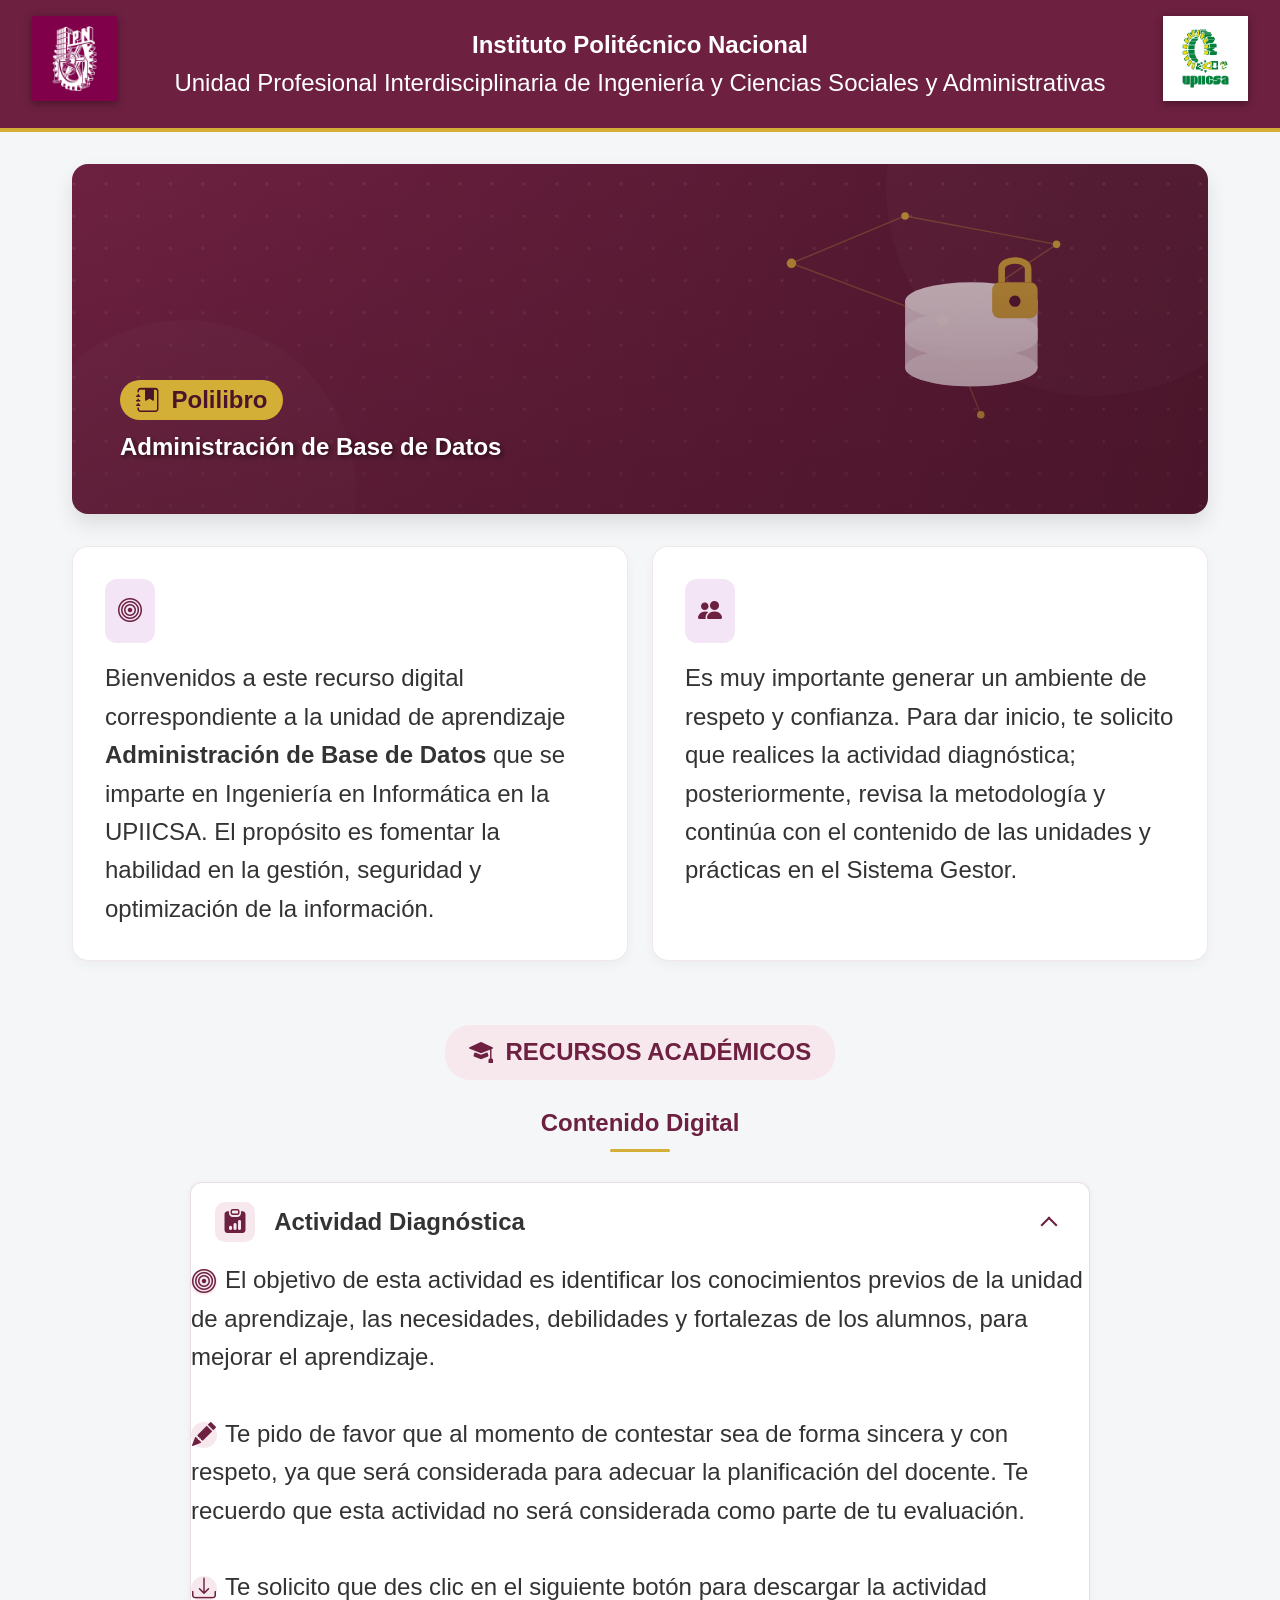
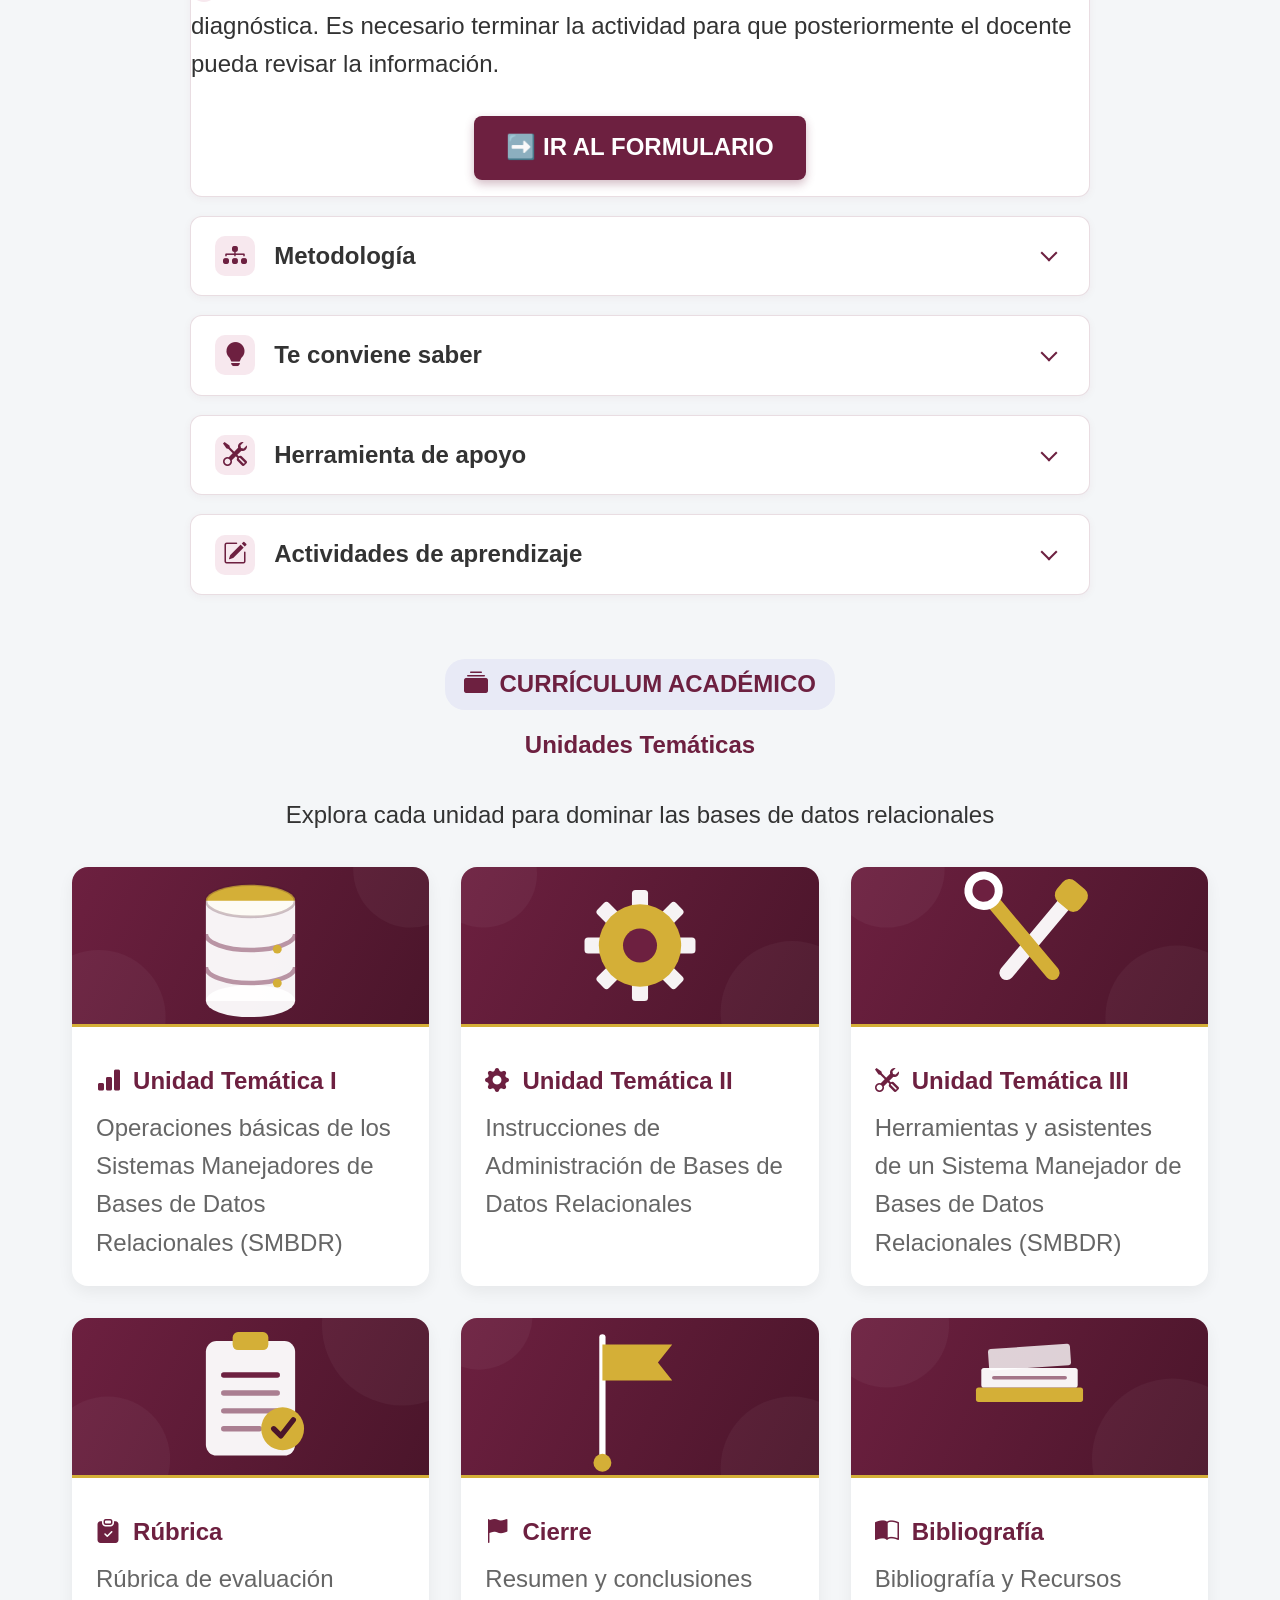
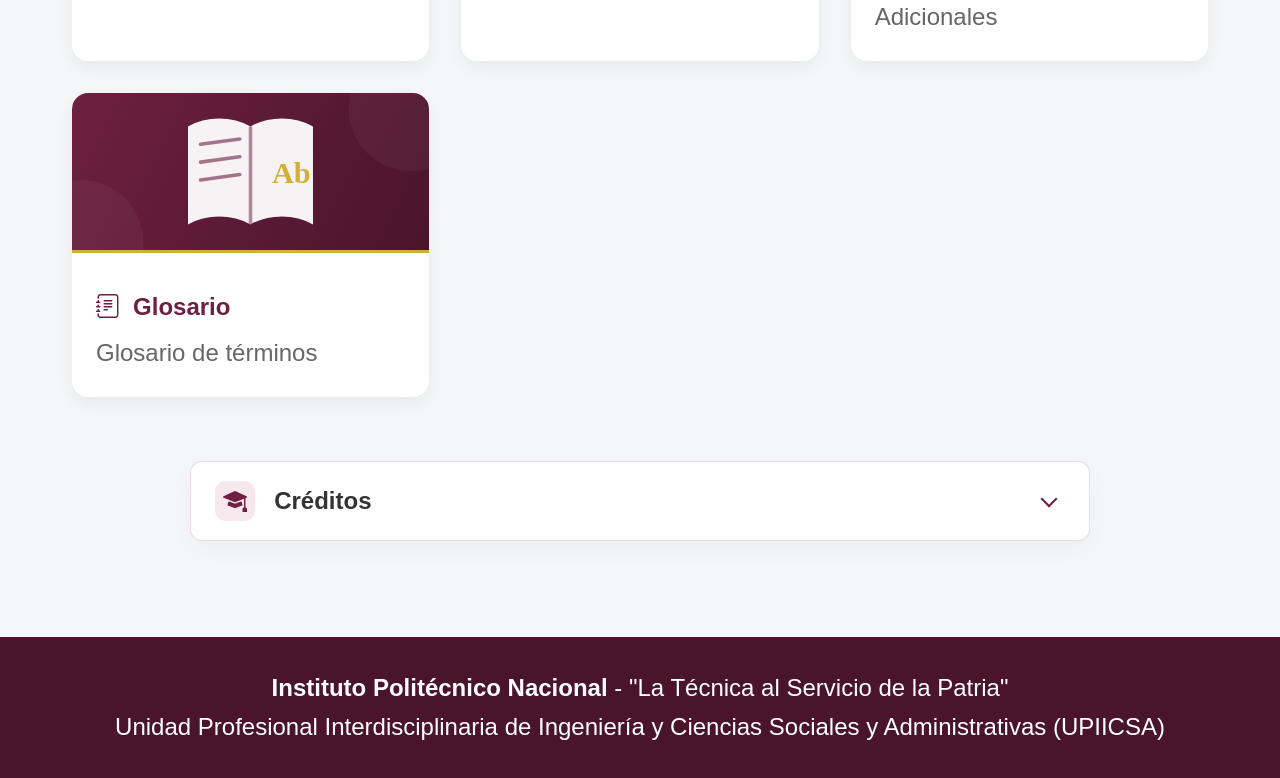
<file: index.html>
<!DOCTYPE html>
<html lang="es">
<head>
    <meta charset="UTF-8">
    <meta name="viewport" content="width=device-width, initial-scale=1.0">
    <title>Polilibro: Administración de Base de Datos | IPN</title>
    <link rel="stylesheet" href="css/style.css">
    <link rel="preconnect" href="https://fonts.googleapis.com">
    <link rel="preconnect" href="https://fonts.gstatic.com" crossorigin>
    <link href="https://fonts.googleapis.com/css2?family=Merriweather:wght@700;900&display=swap" rel="stylesheet">
    <link rel="stylesheet" href="https://cdn.jsdelivr.net/npm/bootstrap-icons@1.11.3/font/bootstrap-icons.min.css">
</head>
<body>

    <header class="header-institucional">
        <div class="logo">
            <img src="pictures/logoIPN.jpg" alt="Escudo IPN">
        </div>
        <div class="titulos-encabezado">
            <h1>Instituto Politécnico Nacional</h1>
            <div class="subtitle">Unidad Profesional Interdisciplinaria de Ingeniería y Ciencias Sociales y Administrativas</div>
        </div>
        <div class="logo">
            <img src="pictures/logoUPIICSA.png" alt="Escudo UPIICSA">
        </div>
    </header>

    <main>
        <section class="hero-banner">
            <div class="hero-content">
                <span class="tag-pill-hero"><i class="bi bi-journal-bookmark-fill"></i> Polilibro</span>
                <h2>Administración de Base de Datos</h2>
            </div>
        </section>

        <section class="intro-grid">
            <div class="intro-card">
                <span class="icono-intro"><i class="bi bi-bullseye"></i></span>
                <p>Bienvenidos a este recurso digital correspondiente a la unidad de aprendizaje <strong>Administración de Base de Datos</strong> que se imparte en Ingeniería en Informática en la UPIICSA. El propósito es fomentar la habilidad en la gestión, seguridad y optimización de la información.</p>
            </div>
            <div class="intro-card">
                <span class="icono-intro"><i class="bi bi-people-fill"></i></span>
                <p>Es muy importante generar un ambiente de respeto y confianza. Para dar inicio, te solicito que realices la actividad diagnóstica; posteriormente, revisa la metodología y continúa con el contenido de las unidades y prácticas en el Sistema Gestor.</p>
            </div>
        </section>

        <!-- 3. CONTENIDO DIGITAL (ACORDEÓN) -->
        <section class="seccion-centrada">
            <div style="text-align: center;">
                <span class="tag-pill-recursos"><i class="bi bi-mortarboard-fill"></i> RECURSOS ACADÉMICOS</span>
            </div>
            <h2 class="titulo-morado-linea">Contenido Digital</h2>
            
            <div class="acordeon-container">
                <!-- Actividad Diagnóstica -->
                <details class="acordeon-item" open>
                    <summary>
                        <div class="summary-izq">
                            <span class="icono-box"><i class="bi bi-clipboard-data-fill"></i></span> Actividad Diagnóstica
                        </div>
                    </summary>
                    <div class="acordeon-content" style="text-align: left;">
                        <p><span class="icono-parrafo"><i class="bi bi-bullseye"></i></span>El objetivo de esta actividad es identificar los conocimientos previos de la unidad de aprendizaje, las necesidades, debilidades y fortalezas de los alumnos, para mejorar el aprendizaje.</p>
                        <br>
                        <p><span class="icono-parrafo"><i class="bi bi-pencil-fill"></i></span>Te pido de favor que al momento de contestar sea de forma sincera y con respeto, ya que será considerada para adecuar la planificación del docente. Te recuerdo que esta actividad no será considerada como parte de tu evaluación.</p>
                        <br>
                        <p><span class="icono-parrafo"><i class="bi bi-download"></i></span>Te solicito que des clic en el siguiente botón para descargar la actividad diagnóstica. Es necesario terminar la actividad para que posteriormente el docente pueda revisar la información.</p>
                        <div style="text-align: center; margin-top: 2rem; margin-bottom: 1rem;">
                            <a href="https://forms.gle/DcfDmKGo6Bxsdj8F9" target="_blank" class="btn-formulario">➡️ IR AL FORMULARIO</a>
                        </div>
                    </div>
                </details>

                <!-- Metodología -->
                <details class="acordeon-item">
                    <summary>
                        <div class="summary-izq">
                            <span class="icono-box"><i class="bi bi-diagram-3-fill"></i></span> Metodología
                        </div>
                    </summary>
                    <div class="acordeon-content" style="text-align: left;">
                        <p><span class="icono-parrafo"><i class="bi bi-bullseye"></i></span>La intención de este Polilibro de Administración de Base de Datos es apoyar a los estudiantes a que adquieran los conocimientos y la habilidad de administrar, asegurar y optimizar la información almacenada en un Sistema Manejador de Bases de Datos Relacionales (SMBDR), mediante el uso del lenguaje SQL y de las herramientas gráficas de administración. Para lograr lo anterior, se basará en la metodología de <strong>aprendizaje invertido en el aula</strong>. A fin de implementar esta metodología, se utilizarán videos educativos con el objetivo de que los estudiantes los vean y realicen las consultas y scripts SQL como tarea, para que posteriormente, en clase, estén preparados para aplicar lo que han aprendido.</p>
                        <br>
                        <p><span class="icono-parrafo"><i class="bi bi-clock-fill"></i></span>La unidad de aprendizaje de Administración de Base de Datos está diseñada a cursarse de manera presencial en 18 semanas con cuatro horas a la semana. Las horas totales por semestre son 72, de las cuales 36 son horas teoría y 36 son horas prácticas.</p>
                        <br>
                        <p><span class="icono-parrafo"><i class="bi bi-lightbulb-fill"></i></span>El estudiante tiene 21 horas dedicadas al aprendizaje autónomo para administrar su tiempo, identificar áreas de mejora, planificación de estrategias y la resolución de casos. Una propuesta para la resolución de casos es la aplicación de <strong>diagramas Entidad-Relación (E-R)</strong> y diagramas de flujo para la lógica de procedimientos almacenados y disparadores. Estos diagramas permiten a los estudiantes entender un proceso de principio a fin, organizando los elementos de manera que tengan sentido y sean fáciles de comprender por la fluidez lógica de las actividades, además de utilizar símbolos gráficos estandarizados. La elaboración de estos diagramas forma parte de la evaluación continua.</p>
                        <br>
                        <p><span class="icono-parrafo"><i class="bi bi-laptop-fill"></i></span>Al basarse en una metodología de aprendizaje invertido en el aula, el estudiante, un día antes de la clase, realizará, mediante el uso de un cliente SQL (MySQL Workbench, SSMS, pgAdmin u Oracle SQL Developer), instrucciones para la creación, consulta y administración de objetos de la base de datos.</p>
                        <br>
                        <p><span class="icono-parrafo"><i class="bi bi-youtube"></i></span>La herramienta de apoyo para practicar las instrucciones SQL será a través de un canal de YouTube (ver la sección "Herramienta de apoyo" de este mismo acordeón para el enlace).</p>
                        <br>
                        <p><span class="icono-parrafo"><i class="bi bi-play-btn-fill"></i></span>Este es un canal externo al cual se hace referencia para apoyar a los estudiantes en la realización de las consultas e instrucciones SQL desde cero.</p>
                        <br>
                        <p><span class="icono-parrafo"><i class="bi bi-building-fill"></i></span>Después, en el laboratorio de cómputo aplicarán los conocimientos adquiridos un día antes; apoyados por el docente, realizarán nuevas consultas y resolverán casos en el ámbito de la administración de bases de datos relacionales. Los alumnos, primeramente, elaborarán una actividad, donde trabajarán colaborativamente, comprenderán y analizarán el caso. Posteriormente, de forma individual, utilizando SQL, realizarán un script con la intención de dar solución al caso propuesto, y tendrán que aplicar las distintas operaciones de administración (consultas, seguridad, transacciones, respaldos, etc.) sobre el SMBDR. Estas actividades serán consideradas en la evaluación continua.</p>
                        <br>
                        <p><span class="icono-parrafo"><i class="bi bi-arrow-repeat"></i></span>Con la aplicación de estrategias de aprendizaje, el estudiante deberá estudiar las unidades temáticas incluidas en este Polilibro: la interpretación del enunciado, el diseño de la solución mediante un diagrama Entidad-Relación y, por último, la codificación en SQL. La herramienta para lograr lo anterior es el uso de un cliente SQL y el canal antes mencionado.</p>
                        <br>
                        <p><span class="icono-parrafo"><i class="bi bi-pencil-square"></i></span>Se sugiere hacer uso de herramientas como <strong>draw.io / diagrams.net</strong> o <strong>LucidChart</strong> para elaborar los diagramas Entidad-Relación y de flujo, que servirán de apoyo a los estudiantes para diseñar sus bases de datos y procedimientos antes de codificarlos.</p>
                        <br>
                        <p><span class="icono-parrafo"><i class="bi bi-bar-chart-fill"></i></span>Este Polilibro permite identificar la repartición de los contenidos de la unidad de aprendizaje de Administración de Base de Datos. Es importante identificar una distribución de los temas a estudiar con base en el tiempo.</p>
                        <br>
                        <p><span class="icono-parrafo"><i class="bi bi-person-workspace"></i></span>El docente debe dar a conocer a los estudiantes el programa sintético de la unidad de aprendizaje de Administración de Base de Datos de la modalidad presencial, así como las indicaciones y la implementación de este Polilibro. Debido a que este Polilibro es de apoyo a la modalidad escolarizada, el acompañamiento del docente va a permitir a los estudiantes lograr adquirir los conocimientos y habilidades. También va a ofrecer apoyo para resolver las dudas, las actividades, ejercicios e identificar aspectos de incomprensión de los temas que contienen un alto nivel de abstracción. Por todo lo anterior, es importante contar con el apoyo de este Polilibro Administración de Base de Datos.</p>
                        <br>
                        <p><span class="icono-parrafo"><i class="bi bi-chat-dots-fill"></i></span>La herramienta que se va a utilizar para mantener una comunicación entre el docente y el alumno es <strong>Classroom</strong>, además de que permite asignar tareas, calificarlas y enviar comentarios entre varias clases. Esta es una alternativa que se va a utilizar en este Polilibro; será decisión del docente con qué herramienta va a trabajar.</p>
                        <br>
                        <p><span class="icono-parrafo"><i class="bi bi-check2-circle"></i></span>Para finalizar, el docente tomará la decisión si considera la evaluación de las actividades que forman parte de la unidad de aprendizaje.</p>
                    </div>
                </details>

                <!-- Te conviene saber -->
                <details class="acordeon-item">
                    <summary>
                        <div class="summary-izq">
                            <span class="icono-box"><i class="bi bi-lightbulb-fill"></i></span> Te conviene saber
                        </div>
                    </summary>
                    <div class="acordeon-content" style="text-align: left;">
                        <h4 style="color: var(--guinda); margin-top: 0;"><i class="bi bi-journal-bookmark-fill"></i> Introducción</h4>
                        <p>Este recurso digital se basa en el programa académico de la unidad de aprendizaje <strong>Administración de Base de Datos</strong>, de Ingeniería en Informática en la UPIICSA, que contiene el siguiente propósito con sus unidades temáticas y sus respectivas unidades de competencia.</p>

                        <h4 style="color: var(--guinda); margin-top: 1.4rem;"><i class="bi bi-bullseye"></i> Propósito de la Unidad de aprendizaje</h4>
                        <p>Administra Bases de Datos y su ambiente a partir de sus operaciones básicas, instrucciones, funciones de administración, herramientas y asistentes de los Sistemas Manejadores de Bases de Datos Relacionales (SMBDR).</p>

                        <h4 style="color: var(--guinda-oscuro); margin-top: 1.8rem; border-top: 1px dashed rgba(109,32,64,0.25); padding-top: 1.2rem;"><i class="bi bi-bar-chart-fill"></i> Unidad Temática I: Operaciones básicas de los Sistemas Manejadores de Bases de Datos Relacionales (SMBDR)</h4>
                        <p><strong style="color: var(--guinda);"><i class="bi bi-bullseye"></i> Unidad de competencia:</strong> Usa instrucciones de operaciones de manejo de información con base en el SQL como lenguaje estándar de los SMBDR.</p>
                        <ul style="list-style: none; padding-left: 0; margin-top: 0.6rem; line-height: 2;">
                            <li><strong>1.1</strong> <i class="bi bi-list-check" style="color: var(--dorado);"></i> Funciones de SMBDR</li>
                            <li><strong>1.2</strong> <i class="bi bi-diagram-2-fill" style="color: var(--dorado);"></i> Modelo relacional y las 12 reglas de Codd</li>
                            <li><strong>1.3</strong> <i class="bi bi-pc-display" style="color: var(--dorado);"></i> Componentes y ambiente de trabajo</li>
                            <li><strong>1.4</strong> <i class="bi bi-hdd-stack-fill" style="color: var(--dorado);"></i> Estructura de almacenamiento y objetos</li>
                            <li><strong>1.5</strong> <i class="bi bi-code-square" style="color: var(--dorado);"></i> Instrucciones estándar de lenguaje estructurado de consulta (SQL)</li>
                        </ul>

                        <h4 style="color: var(--guinda-oscuro); margin-top: 1.8rem; border-top: 1px dashed rgba(109,32,64,0.25); padding-top: 1.2rem;"><i class="bi bi-gear-fill"></i> Unidad Temática II: Instrucciones de Administración de Bases de Datos Relacionales</h4>
                        <p><strong style="color: var(--guinda);"><i class="bi bi-bullseye"></i> Unidad de competencia:</strong> Emplea instrucciones de administración de bases de datos a partir del SMBDR.</p>
                        <ul style="list-style: none; padding-left: 0; margin-top: 0.6rem; line-height: 2;">
                            <li><strong>2.1</strong> <i class="bi bi-search" style="color: var(--dorado);"></i> Consultas simples y multitabla</li>
                            <li><strong>2.2</strong> <i class="bi bi-shield-lock-fill" style="color: var(--dorado);"></i> Administración de la seguridad e integridad de la información en un SMBDR</li>
                            <li><strong>2.3</strong> <i class="bi bi-lock-fill" style="color: var(--dorado);"></i> Control de concurrencia y técnicas de bloqueo</li>
                            <li><strong>2.4</strong> <i class="bi bi-gear-wide-connected" style="color: var(--dorado);"></i> Implementación de transacciones, procedimientos almacenados, disparadores, funciones y cursores</li>
                            <li><strong>2.5</strong> <i class="bi bi-cloud-arrow-up-fill" style="color: var(--dorado);"></i> Respaldos y recuperación de las Bases de Datos Relacionales</li>
                        </ul>

                        <h4 style="color: var(--guinda-oscuro); margin-top: 1.8rem; border-top: 1px dashed rgba(109,32,64,0.25); padding-top: 1.2rem;"><i class="bi bi-tools"></i> Unidad Temática III: Herramientas y asistentes de un Sistema Manejador de Bases de Datos Relacionales (SMBDR)</h4>
                        <p><strong style="color: var(--guinda);"><i class="bi bi-bullseye"></i> Unidad de competencia:</strong> Utiliza herramientas y asistentes de administración automatizada a partir de los alcances de los SMBDR.</p>
                        <ul style="list-style: none; padding-left: 0; margin-top: 0.6rem; line-height: 2;">
                            <li><strong>3.1</strong> <i class="bi bi-diagram-3" style="color: var(--dorado);"></i> Herramienta para crear y administrar la estructura de Base de Datos Relacionales</li>
                            <li><strong>3.2</strong> <i class="bi bi-person-badge-fill" style="color: var(--dorado);"></i> Herramienta para crear y administrar usuarios y privilegios</li>
                            <li><strong>3.3</strong> <i class="bi bi-archive-fill" style="color: var(--dorado);"></i> Herramienta para crear y administrar respaldos, dispositivos de recuperación y archivos bitácora</li>
                            <li><strong>3.4</strong> <i class="bi bi-sliders" style="color: var(--dorado);"></i> Herramientas para administrar y configurar
                                <ul style="list-style: none; padding-left: 1.8rem; margin-top: 0.4rem; line-height: 2;">
                                    <li><strong>3.4.1</strong> <i class="bi bi-puzzle-fill" style="color: var(--dorado);"></i> Módulos de los Sistemas Manejadores de Bases de Datos Relacionales</li>
                                    <li><strong>3.4.2</strong> <i class="bi bi-arrow-left-right" style="color: var(--dorado);"></i> Replicación y múltiples servidores</li>
                                    <li><strong>3.4.3</strong> <i class="bi bi-hdd-network-fill" style="color: var(--dorado);"></i> Múltiples servidores</li>
                                    <li><strong>3.4.4</strong> <i class="bi bi-graph-up" style="color: var(--dorado);"></i> Monitoreo del ambiente del SMBDR</li>
                                </ul>
                            </li>
                            <li><strong>3.5</strong> <i class="bi bi-tools" style="color: var(--dorado);"></i> Utilerías de mantenimiento y asistentes de tareas administrativas</li>
                        </ul>
                    </div>
                </details>

                <!-- Herramienta de apoyo -->
                <details class="acordeon-item">
                    <summary>
                        <div class="summary-izq">
                            <span class="icono-box"><i class="bi bi-tools"></i></span> Herramienta de apoyo
                        </div>
                    </summary>
                    <div class="acordeon-content" style="text-align: left;">
                        <p>Estas son las herramientas y recursos externos que te ayudarán durante tus prácticas de SQL y administración de bases de datos:</p>

                        <h4 style="color: var(--guinda); margin-top: 1.3rem;"><i class="bi bi-terminal-fill"></i> Clientes SQL</h4>
                        <p>Descarga un cliente acorde al motor con el que trabajarás: <strong>MySQL Workbench</strong> (MySQL/MariaDB), <strong>SQL Server Management Studio (SSMS)</strong> (SQL Server), <strong>pgAdmin</strong> (PostgreSQL) u <strong>Oracle SQL Developer</strong> (Oracle).</p>

                        <h4 style="color: var(--guinda); margin-top: 1.3rem;"><i class="bi bi-youtube"></i> Canal de video</h4>
                        <p>Un día antes de cada sesión práctica, apóyate en tutoriales en video para preparar tus consultas y scripts SQL:</p>
                        <p><a href="https://www.youtube.com/freecodecampespanol" target="_blank" class="btn-formulario" style="font-size: 0.9rem; padding: 0.6rem 1.4rem;">▶ Ver canal de YouTube recomendado</a></p>
                        <p style="font-size: 0.85rem; color: var(--gris-texto);"><em>Canal externo de apoyo: <strong>freeCodeCamp Español</strong> — ahí encontrarás el curso "Aprende SQL: Curso desde cero en español" (2026). El docente puede indicar un enlace alterno si lo prefiere.</em></p>

                        <h4 style="color: var(--guinda); margin-top: 1.3rem;"><i class="bi bi-people-fill"></i> Foros y comunidades</h4>
                        <ul style="margin-left: 1.5rem; line-height: 1.8;">
                            <li><a href="https://es.stackoverflow.com/questions/tagged/sql" target="_blank">Stack Overflow en español — etiqueta SQL</a>: dudas y errores comunes al escribir consultas.</li>
                            <li><a href="https://dba.stackexchange.com/" target="_blank">Database Administrators Stack Exchange</a>: preguntas específicas de administración, rendimiento y respaldos.</li>
                        </ul>

                        <h4 style="color: var(--guinda); margin-top: 1.3rem;"><i class="bi bi-file-earmark-text-fill"></i> Documentación oficial</h4>
                        <ul style="margin-left: 1.5rem; line-height: 1.8;">
                            <li><a href="https://dev.mysql.com/doc/" target="_blank">MySQL Reference Manual</a></li>
                            <li><a href="https://www.postgresql.org/docs/" target="_blank">PostgreSQL Documentation</a></li>
                            <li><a href="https://learn.microsoft.com/sql/" target="_blank">Documentación de SQL Server (Microsoft Learn)</a></li>
                            <li><a href="https://docs.oracle.com/en/database/" target="_blank">Oracle Database Documentation</a></li>
                        </ul>

                        <h4 style="color: var(--guinda); margin-top: 1.3rem;"><i class="bi bi-book-fill"></i> Libros y lecturas recomendadas</h4>
                        <ul style="margin-left: 1.5rem; line-height: 1.8;">
                            <li><a href="paginas/bibliografia.html">Consulta la bibliografía completa del Polilibro</a> (básica, complementaria y cibergrafía).</li>
                            <li><a href="https://insebas.files.wordpress.com/2011/02/fundamentos-de-sql-3ra-edicic3b3n-andy-oppel.pdf" target="_blank">Oppel, A. & Sheldon, R. — <em>Fundamentos de SQL</em></a> (PDF)</li>
                            <li><a href="https://issuu.com/cengagelatam/docs/bases_de_datos_coronel" target="_blank">Coronel, C., Rob, P. & Morris, S. — <em>Bases de datos: Diseño, implementación y administración</em></a></li>
                        </ul>

                        <h4 style="color: var(--guinda); margin-top: 1.3rem;"><i class="bi bi-diagram-2-fill"></i> Herramientas de diagramación</h4>
                        <p>Para el diseño de tus diagramas Entidad-Relación y de flujo antes de codificar, puedes usar <strong>draw.io / diagrams.net</strong> o <strong>LucidChart</strong>.</p>
                        <p style="margin-top: 0.8rem;">Descarga del SMBDR con el que vayas a trabajar:</p>
                        <ul style="margin-left: 1.5rem; line-height: 1.8;">
                            <li><a href="https://dev.mysql.com/downloads/mysql/" target="_blank">MySQL Community Server</a></li>
                            <li><a href="https://www.postgresql.org/download/" target="_blank">PostgreSQL</a></li>
                            <li><a href="https://www.microsoft.com/en-us/sql-server/sql-server-downloads" target="_blank">Microsoft SQL Server (edición Express/Developer, gratuitas)</a></li>
                            <li><a href="https://www.oracle.com/database/technologies/xe-downloads.html" target="_blank">Oracle Database Express Edition (XE)</a></li>
                            <li><a href="https://mariadb.org/download/" target="_blank">MariaDB Server</a></li>
                        </ul>

                        <h4 style="color: var(--guinda); margin-top: 1.3rem;"><i class="bi bi-chat-dots-fill"></i> Comunicación con el docente</h4>
                        <p>La herramienta para mantener la comunicación, asignar tareas y recibir retroalimentación será <strong>Google Classroom</strong>; el medio definitivo queda a criterio de tu profesor.</p>
                    </div>
                </details>

                <!-- Actividades de aprendizaje -->
                <details class="acordeon-item">
                    <summary>
                        <div class="summary-izq">
                            <span class="icono-box"><i class="bi bi-pencil-square"></i></span> Actividades de aprendizaje
                        </div>
                    </summary>
                    <div class="acordeon-content" style="text-align: left;">
                        <p><span class="icono-parrafo"><i class="bi bi-clipboard-data-fill"></i></span>Las actividades, los ejercicios y las prácticas se encuentran por unidad temática en este Polilibro de Administración de Base de Datos. La intención de estas actividades es lograr el objetivo educativo y fortalecer la habilidad en el uso de instrucciones SQL y en la administración de un Sistema Manejador de Bases de Datos Relacionales (SMBDR). El acompañamiento del docente es esencial, ya que es la guía para la realización de estas actividades. Las evidencias de las actividades las entregarás en las sesiones presenciales y por los medios electrónicos que te indique tu profesor.</p>
                        <br>
                        <p><span class="icono-parrafo"><i class="bi bi-check-circle-fill"></i></span>Es importante hacer mención que las tareas forman parte de la evaluación continua. Los cuestionarios y ejercicios se realizarán de forma individual. Las prácticas de SQL y el proyecto integrador se realizarán en trabajo colaborativo en la sala de cómputo.</p>
                        <br>
                        <p><span class="icono-parrafo"><i class="bi bi-chat-dots-fill"></i></span>Los medios de comunicación serán establecidos por el profesor.</p>
                        <div style="text-align: center; margin-top: 1.8rem;">
                            <a href="#tabla-evaluacion" class="btn-formulario"><i class="bi bi-table"></i> VER TABLA DE EVALUACIÓN</a>
                        </div>
                    </div>
                </details>
            </div>
        </section>

        <section class="seccion-centrada">
            <span class="tag-pill"><i class="bi bi-collection-fill"></i> CURRÍCULUM ACADÉMICO</span>
            <h2 class="titulo-morado">Unidades Temáticas</h2>
            <p style="color: var(--gris-texto); margin-bottom: 2rem;">Explora cada unidad para dominar las bases de datos relacionales</p>

            <div class="unidades-cards-grid">
                <a href="paginas/unidad1.html" class="unidad-card-img">
                    <img src="pictures/uni1-card.svg" alt="Unidad 1">
                    <div class="unidad-card-body">
                        <h3><i class="bi bi-bar-chart-fill"></i> Unidad Temática I</h3>
                        <p>Operaciones básicas de los Sistemas Manejadores de Bases de Datos Relacionales (SMBDR)</p>
                    </div>
                </a>

                <a href="paginas/unidad2.html" class="unidad-card-img">
                    <img src="pictures/uni2-card.svg" alt="Unidad 2">
                    <div class="unidad-card-body">
                        <h3><i class="bi bi-gear-fill"></i> Unidad Temática II</h3>
                        <p>Instrucciones de Administración de Bases de Datos Relacionales</p>
                    </div>
                </a>

                <a href="paginas/unidad3.html" class="unidad-card-img">
                    <img src="pictures/uni3-card.svg" alt="Unidad 3">
                    <div class="unidad-card-body">
                        <h3><i class="bi bi-tools"></i> Unidad Temática III</h3>
                        <p>Herramientas y asistentes de un Sistema Manejador de Bases de Datos Relacionales (SMBDR)</p>
                    </div>
                </a>

                <a href="paginas/rubrica.html" class="unidad-card-img">
                    <img src="pictures/rubrica-card.svg" alt="Rúbrica">
                    <div class="unidad-card-body">
                        <h3><i class="bi bi-clipboard-check-fill"></i> Rúbrica</h3>
                        <p>Rúbrica de evaluación</p>
                    </div>
                </a>

                <a href="paginas/cierre.html" class="unidad-card-img">
                    <img src="pictures/cierre-card.svg" alt="Cierre">
                    <div class="unidad-card-body">
                        <h3><i class="bi bi-flag-fill"></i> Cierre</h3>
                        <p>Resumen y conclusiones</p>
                    </div>
                </a>

                <a href="paginas/bibliografia.html" class="unidad-card-img">
                    <img src="pictures/bibliografia-card.svg" alt="Bibliografía">
                    <div class="unidad-card-body">
                        <h3><i class="bi bi-book-half"></i> Bibliografía</h3>
                        <p>Bibliografía y Recursos Adicionales</p>
                    </div>
                </a>

                <a href="paginas/glosario.html" class="unidad-card-img">
                    <img src="pictures/glosario-card.svg" alt="Glosario">
                    <div class="unidad-card-body">
                        <h3><i class="bi bi-journal-text"></i> Glosario</h3>
                        <p>Glosario de términos</p>
                    </div>
                </a>

            </div>
        </section>

        <details class="acordeon-item creditos-section" style="max-width: 900px; margin: 3rem auto 1rem auto;">
            <summary>
                <div class="summary-izq">
                    <span class="icono-box"><i class="bi bi-mortarboard-fill"></i></span> Créditos
                </div>
            </summary>
            <div class="acordeon-content" style="background-color: var(--blanco);">
                
                <div class="credito-item">
                    <h4>🏛️ Instituto Politécnico Nacional</h4>
                    <p>Unidad Profesional Interdisciplinaria de Ingeniería y Ciencias Sociales y Administrativas (UPIICSA)</p>
                </div>

                <div class="credito-item">
                    <h4>🏛️ Subdirección Academica</h4>
                    <p>Unidad de Tecnología Educativa y Campus Virtual</p>
                </div>

                <div class="credito-divisor">
                    <h4>✍️ Autores</h4>
                </div>

                <div class="credito-item">
                    <p class="autor-nombre"><strong>M. en E. Ruth Blas Vázquez</strong></p>
                    <p class="autor-desc">Información del docente próximamentA EDITAR</p>
                </div>

                <div class="credito-divisor">
                    <h4>⚙️ Producción</h4>
                </div>

                <div class="credito-item">
                    <h4>📁 Jefatura UTEyCV</h4>
                    <p>Ing. A EDITAR</p>
                </div>

                <div class="credito-item">
                    <h4>📐 Diseño instruccional</h4>
                    <p>In. A EDITAR</p>
                </div>

                <!-- <div class="credito-item">
                    <h4>🎨 Diseño gráfico</h4>
                    <p>Alexis Uriel Cadena Pérez (Servicio Social)</p>
                </div> -->

                <div class="credito-item">
                    <h4>💻 Programación web</h4>
                    <p>Alexis Uriel Cadena Pérez (Servicio Social)</p>
                </div>

            </div>
        </details>
    </main>

    <footer class="footer-institucional">
        <p><strong>Instituto Politécnico Nacional</strong> - "La Técnica al Servicio de la Patria"</p>
        <p>Unidad Profesional Interdisciplinaria de Ingeniería y Ciencias Sociales y Administrativas (UPIICSA)</p>
    </footer>

    <!-- MODAL: TABLA DE EVALUACIÓN -->
    <div class="modal-overlay" id="tabla-evaluacion">
        <div class="modal-caja">
            <a href="#!" class="modal-cerrar" aria-label="Cerrar">&times;</a>
            <h3 class="modal-titulo"><i class="bi bi-clipboard-data-fill"></i> TABLA DE EVALUACIÓN</h3>
            <div class="tabla-evaluacion-wrap">
                <table class="tabla-evaluacion">
                    <thead>
                        <tr>
                            <th>Unidad</th>
                            <th>Actividad</th>
                            <th>Evidencia</th>
                            <th>Por actividad</th>
                            <th>Por unidad</th>
                        </tr>
                    </thead>
                    <tbody>
                        <tr>
                            <td class="eval-unidad" rowspan="4">Unidad Temática I<br><small>Operaciones básicas de los Sistemas Manejadores de Bases de Datos Relacionales (SMBDR)</small></td>
                            <td>UTI_A1 — Funciones de SMBDR</td>
                            <td>Documento PDF</td>
                            <td class="eval-porcentaje">5%</td>
                            <td class="eval-total" rowspan="4">20%</td>
                        </tr>
                        <tr>
                            <td>UTI_A2 — Evaluación de las 12 reglas de Codd</td>
                            <td>Documento PDF</td>
                            <td class="eval-porcentaje">5%</td>
                        </tr>
                        <tr>
                            <td>UTI_A3 — Creación de una BD con DDL (Biblioteca)</td>
                            <td>Script SQL + captura + PDF</td>
                            <td class="eval-porcentaje">5%</td>
                        </tr>
                        <tr>
                            <td>UTI_A4 — DML, DCL y TCL</td>
                            <td>Script SQL + captura + PDF</td>
                            <td class="eval-porcentaje">5%</td>
                        </tr>

                        <tr>
                            <td class="eval-unidad" rowspan="6">Unidad Temática II<br><small>Instrucciones de Administración de Bases de Datos Relacionales</small></td>
                            <td>UTII_A1 — Consulta multitabla (JOIN)</td>
                            <td>Script SQL + capturas + PDF</td>
                            <td class="eval-porcentaje">5%</td>
                            <td class="eval-total" rowspan="6">30%</td>
                        </tr>
                        <tr>
                            <td>UTII_A2 — Procedimiento almacenado</td>
                            <td>Script SQL + captura + PDF</td>
                            <td class="eval-porcentaje">5%</td>
                        </tr>
                        <tr>
                            <td>UTII_A3 — Disparador (trigger) de auditoría</td>
                            <td>Script SQL + captura + PDF</td>
                            <td class="eval-porcentaje">5%</td>
                        </tr>
                        <tr>
                            <td>UTII_A4 — Seguridad e integridad</td>
                            <td>Script SQL + capturas + PDF</td>
                            <td class="eval-porcentaje">5%</td>
                        </tr>
                        <tr>
                            <td>UTII_A5 — Concurrencia y bloqueos</td>
                            <td>Documento PDF</td>
                            <td class="eval-porcentaje">5%</td>
                        </tr>
                        <tr>
                            <td>UTII_A6 — Respaldo y recuperación</td>
                            <td>Archivo de respaldo + capturas + PDF</td>
                            <td class="eval-porcentaje">5%</td>
                        </tr>

                        <tr>
                            <td class="eval-unidad" rowspan="5">Unidad Temática III<br><small>Herramientas y asistentes de un Sistema Manejador de Bases de Datos Relacionales (SMBDR)</small></td>
                            <td>UTIII_A1 — Creación de usuarios</td>
                            <td>Script/capturas + PDF</td>
                            <td class="eval-porcentaje">10%</td>
                            <td class="eval-total" rowspan="5">50%</td>
                        </tr>
                        <tr>
                            <td>UTIII_A2 — Creación y asignación de privilegios</td>
                            <td>Script SQL + captura + PDF</td>
                            <td class="eval-porcentaje">10%</td>
                        </tr>
                        <tr>
                            <td>UTIII_A3 — Diagrama E-R y normalización</td>
                            <td>PDF + script SQL + captura</td>
                            <td class="eval-porcentaje">10%</td>
                        </tr>
                        <tr>
                            <td>UTIII_A4 — Respaldo, recuperación y bitácora</td>
                            <td>Capturas + PDF</td>
                            <td class="eval-porcentaje">10%</td>
                        </tr>
                        <tr>
                            <td>UTIII_A5 — Configuración y mantenimiento</td>
                            <td>Capturas + PDF</td>
                            <td class="eval-porcentaje">10%</td>
                        </tr>
                    </tbody>
                    <tfoot>
                        <tr>
                            <td colspan="4">TOTAL</td>
                            <td>100%</td>
                        </tr>
                    </tfoot>
                </table>
            </div>
            <div style="text-align: center; margin-top: 1.8rem;">
                <a href="#!" class="modal-btn-salir"><i class="bi bi-x-circle-fill"></i> Salir</a>
            </div>
        </div>
    </div>

</body>
</html>
</file>
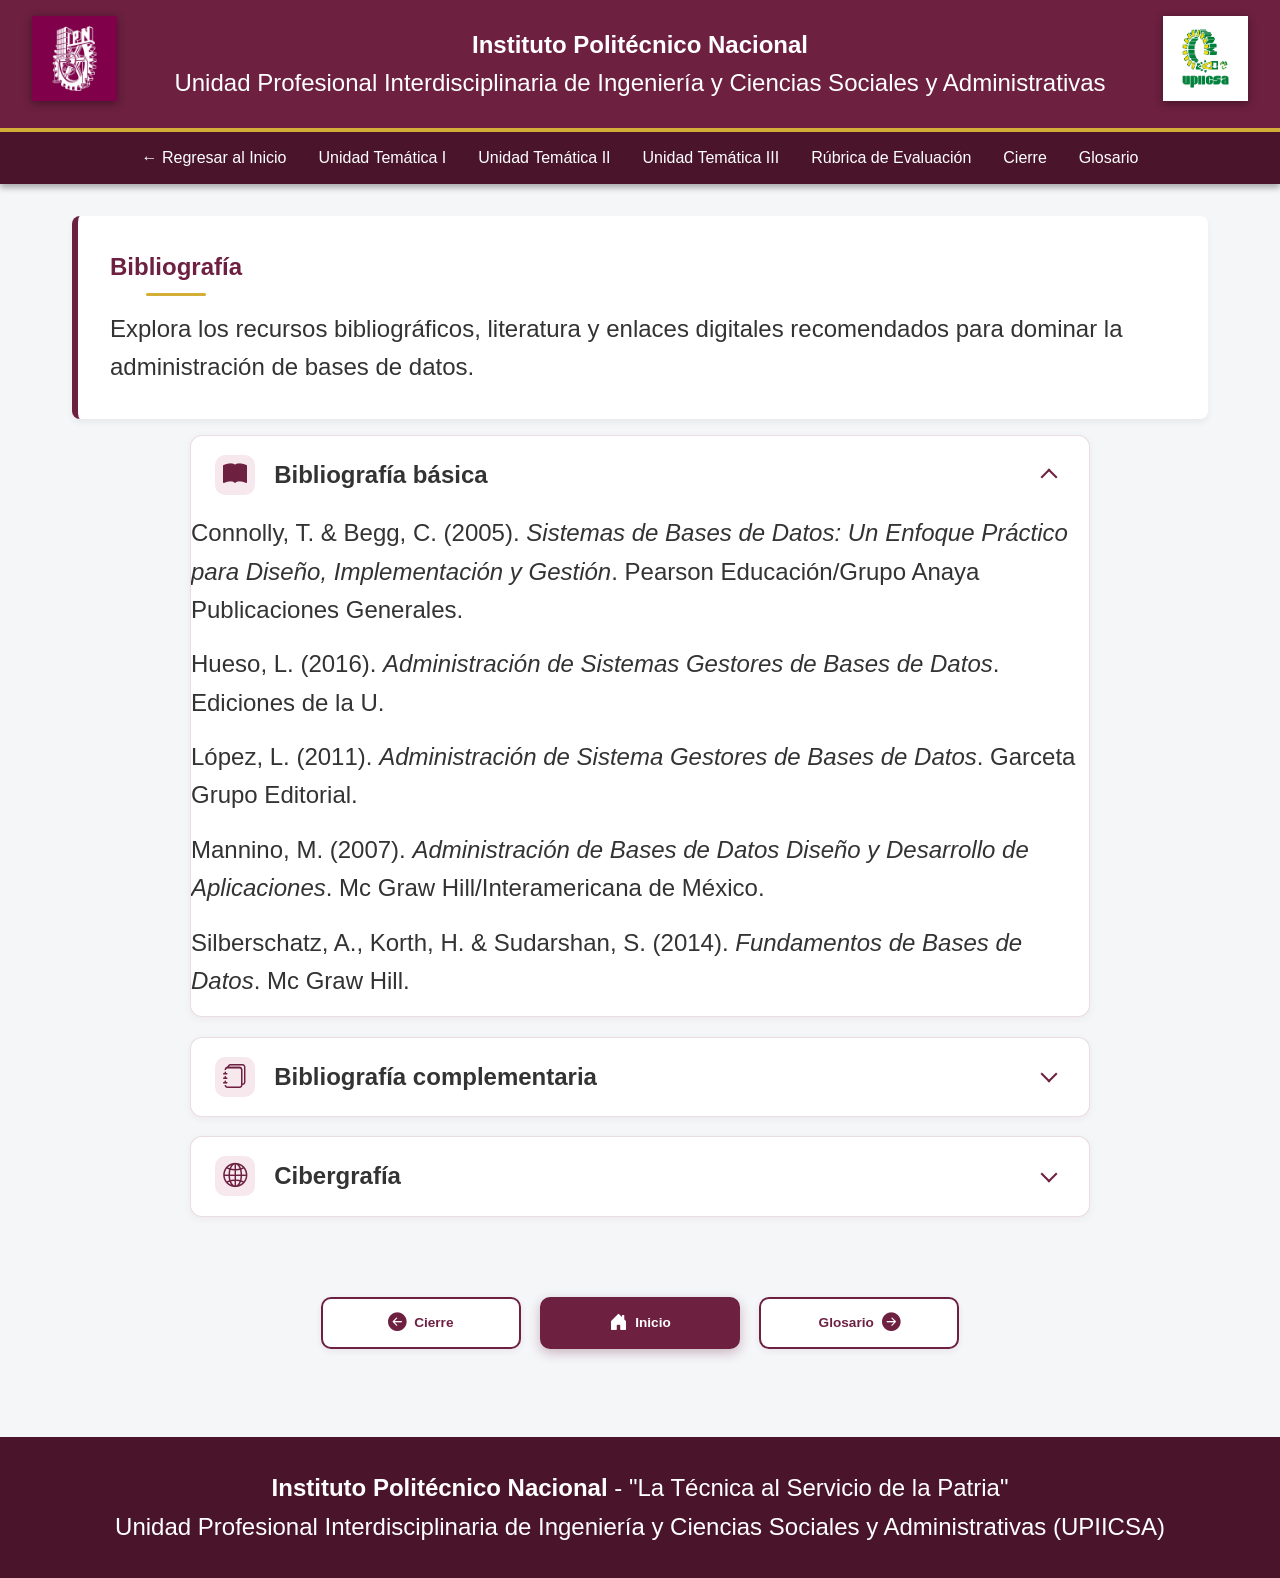
<file: paginas/bibliografia.html>
<!DOCTYPE html>
<html lang="es">
<head>
    <meta charset="UTF-8">
    <meta name="viewport" content="width=device-width, initial-scale=1.0">
    <title>Bibliografía - Administración de Base de Datos | IPN</title>
    <link rel="stylesheet" href="../css/style.css">
    <link rel="preconnect" href="https://fonts.googleapis.com">
    <link rel="preconnect" href="https://fonts.gstatic.com" crossorigin>
    <link href="https://fonts.googleapis.com/css2?family=Merriweather:wght@700;900&display=swap" rel="stylesheet">
    <link rel="stylesheet" href="https://cdn.jsdelivr.net/npm/bootstrap-icons@1.11.3/font/bootstrap-icons.min.css">
</head>
<body>

    <header class="header-institucional">
        <div class="logo">
            <img src="../pictures/logoIPN.jpg" alt="Escudo IPN">
        </div>
        <div class="titulos-encabezado">
            <h1>Instituto Politécnico Nacional</h1>
            <div class="subtitle">Unidad Profesional Interdisciplinaria de Ingeniería y Ciencias Sociales y Administrativas</div>
        </div>
        <div class="logo">
            <img src="../pictures/logoUPIICSA.png" alt="Escudo UPIICSA">
        </div>
    </header>

    <nav>
        <input type="checkbox" id="menu-toggle" class="menu-toggle">
        <label for="menu-toggle" class="menu-boton">☰ Menú de Navegación</label>
        <ul>
            <li><a href="../index.html">&larr; Regresar al Inicio</a></li>
            <li><a href="unidad1.html">Unidad Temática I</a></li>
            <li><a href="unidad2.html">Unidad Temática II</a></li>
            <li><a href="unidad3.html">Unidad Temática III</a></li>
            <li><a href="rubrica.html">Rúbrica de Evaluación</a></li>
            <li><a href="cierre.html">Cierre</a></li>
            <li><a href="glosario.html">Glosario</a></li>
        </ul>
    </nav>

    <main>
        <section class="hero" style="margin-bottom: 1rem; padding: 2rem;">
            <h2 class="titulo-morado-linea" style="margin-bottom: 1.5rem;">Bibliografía</h2>
            <p>Explora los recursos bibliográficos, literatura y enlaces digitales recomendados para dominar la administración de bases de datos.</p>
        </section>

        <section class="acordeon-container">
            
            <details class="acordeon-item" open>
                <summary>
                    <div class="summary-izq">
                        <span class="icono-box"><i class="bi bi-book-fill"></i></span> Bibliografía básica
                    </div>
                </summary>
                <div class="acordeon-content">
                    <ul style="list-style: none; padding-left: 0;">
                        <li style="margin-bottom: 1rem;">Connolly, T. & Begg, C. (2005). <em>Sistemas de Bases de Datos: Un Enfoque Práctico para Diseño, Implementación y Gestión</em>. Pearson Educación/Grupo Anaya Publicaciones Generales.</li>
                        <li style="margin-bottom: 1rem;">Hueso, L. (2016). <em>Administración de Sistemas Gestores de Bases de Datos</em>. Ediciones de la U.</li>
                        <li style="margin-bottom: 1rem;">López, L. (2011). <em>Administración de Sistema Gestores de Bases de Datos</em>. Garceta Grupo Editorial.</li>
                        <li style="margin-bottom: 1rem;">Mannino, M. (2007). <em>Administración de Bases de Datos Diseño y Desarrollo de Aplicaciones</em>. Mc Graw Hill/Interamericana de México.</li>
                        <li style="margin-bottom: 1rem;">Silberschatz, A., Korth, H. & Sudarshan, S. (2014). <em>Fundamentos de Bases de Datos</em>. Mc Graw Hill.</li>
                    </ul>
                </div>
            </details>

            <details class="acordeon-item">
                <summary>
                    <div class="summary-izq">
                        <span class="icono-box"><i class="bi bi-journals"></i></span> Bibliografía complementaria
                    </div>
                </summary>
                <div class="acordeon-content">
                    <ul style="list-style: none; padding-left: 0;">
                        <li style="margin-bottom: 1rem;">Borja, A. (2012). <em>Gestión de Bases de Datos con sql, Mywql y Access</em>. AlfaOmega Altaria.</li>
                        <li style="margin-bottom: 1rem;">Caballero, C. & Montoya, R. (2016). <em>Almacenamiento de la Información e introducción a los Sistemas de Gestión de Base de datos</em>. Paraninfo.</li>
                        <li style="margin-bottom: 1rem;">Dapena, A. (2021). <em>Administración de Sistemas Gestores de Bases de Datos</em>. Editorial Síntesis.</li>
                        <li style="margin-bottom: 1rem;">Gabillaud, J. & Poirier, J. (2021). <em>SQL Server 2019</em>. Eni.</li>
                        <li style="margin-bottom: 1rem;">Guillenson, M. (2006). <em>Administración de Bases de Datos/Database Management</em>. Limusa Wiley.</li>
                        <li style="margin-bottom: 1rem;">Rob, P. & Coronel, C. (2003). <em>Sistemas de Bases de Datos: Diseño, Implementación y Administración</em>. Cengage Learning Editores S.A. de C.V.</li>
                    </ul>
                </div>
            </details>

            <details class="acordeon-item">
                <summary>
                    <div class="summary-izq">
                        <span class="icono-box"><i class="bi bi-globe2"></i></span> Cibergrafía
                    </div>
                </summary>
                <div class="acordeon-content">
                    <ul style="list-style: none; padding-left: 0;">
                        <li style="margin-bottom: 1rem;">Bender, C., Deco, C., González, J., Hallo, M. y Ponce, J. (2014). <em>Tópicos Avanzados de Bases de Datos</em>. <a href="https://openlibra.com/es/book/topicos-avanzados-de-bases-de-datos" target="_blank" style="color: #6D2040; text-decoration: none; font-weight: bold;">Enlace al recurso &rarr;</a></li>
                        
                        <li style="margin-bottom: 1rem;">Coronel, C., Rob, P. & Morris, S. (2011). <em>Bases de datos. Diseño, implementación y administración</em>. <a href="https://issuu.com/cengagelatam/docs/bases_de_datos_coronel" target="_blank" style="color: #6D2040; text-decoration: none; font-weight: bold;">Enlace al recurso &rarr;</a></li>
                        
                        <li style="margin-bottom: 1rem;">Oppel, A. & Sheldon, R. (2010). <em>Fundamentos de SQL</em>. <a href="https://insebas.files.wordpress.com/2011/02/fundamentos-de-sql-3ra-edicic3b3n-andy-oppel.pdf" target="_blank" style="color: #6D2040; text-decoration: none; font-weight: bold;">Enlace al recurso &rarr;</a></li>
                        
                        <li style="margin-bottom: 1rem;">Ramos, M., Ramos, A. & Montero, F. (2006). <em>Sistemas gestores de bases de datos</em>. <a href="https://issuu.com/sgp82/docs/162630262-sistemas-gestores-de-base" target="_blank" style="color: #6D2040; text-decoration: none; font-weight: bold;">Enlace al recurso &rarr;</a></li>
                        
                        <li style="margin-bottom: 1rem;">Sánchez, J. (2012). <em>Gestión de Bases de Datos</em>. <a href="https://issuu.com/aulacero21/docs/gesti_n_de_bases_de_datos_-_jorge_s_nchez___oracle" target="_blank" style="color: #6D2040; text-decoration: none; font-weight: bold;">Enlace al recurso &rarr;</a></li>
                    </ul>
                </div>
            </details>

        </section>
    </main>

    <section class="nav-paginacion">
        <a href="cierre.html" class="btn-nav-lateral nav-anterior"><i class="bi bi-arrow-left-circle-fill"></i> Cierre</a>
        <a href="../index.html" class="btn-nav-lateral btn-nav-inicio"><i class="bi bi-house-door-fill"></i> Inicio</a>
        <a href="glosario.html" class="btn-nav-lateral nav-siguiente">Glosario <i class="bi bi-arrow-right-circle-fill"></i></a>
    </section>

    <footer class="footer-institucional">
        <p><strong>Instituto Politécnico Nacional</strong> - "La Técnica al Servicio de la Patria"</p>
        <p>Unidad Profesional Interdisciplinaria de Ingeniería y Ciencias Sociales y Administrativas (UPIICSA)</p>
    </footer>

</body>
</html>
</file>
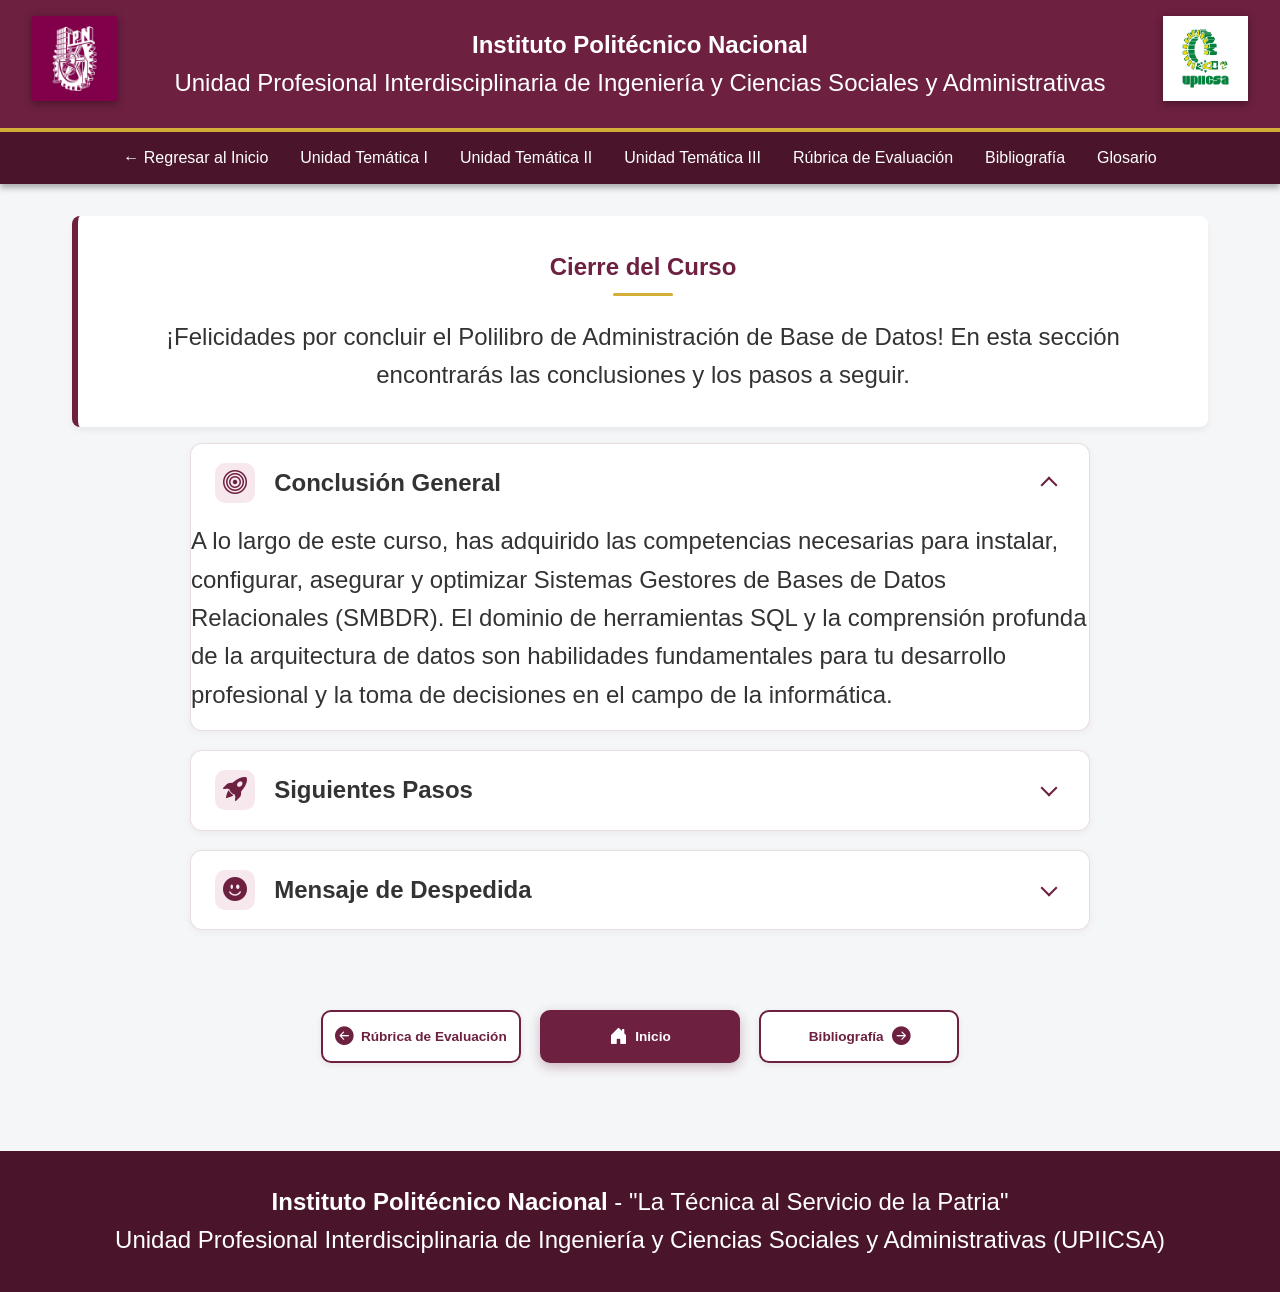
<file: paginas/cierre.html>
<!DOCTYPE html>
<html lang="es">
<head>
    <meta charset="UTF-8">
    <meta name="viewport" content="width=device-width, initial-scale=1.0">
    <title>Cierre - Administración de Base de Datos | IPN</title>
    <link rel="stylesheet" href="../css/style.css">
    <link rel="preconnect" href="https://fonts.googleapis.com">
    <link rel="preconnect" href="https://fonts.gstatic.com" crossorigin>
    <link href="https://fonts.googleapis.com/css2?family=Merriweather:wght@700;900&display=swap" rel="stylesheet">
    <link rel="stylesheet" href="https://cdn.jsdelivr.net/npm/bootstrap-icons@1.11.3/font/bootstrap-icons.min.css">
</head>
<body>

    <header class="header-institucional">
        <div class="logo">
            <img src="../pictures/logoIPN.jpg" alt="Escudo IPN">
        </div>
        <div class="titulos-encabezado">
            <h1>Instituto Politécnico Nacional</h1>
            <div class="subtitle">Unidad Profesional Interdisciplinaria de Ingeniería y Ciencias Sociales y Administrativas</div>
        </div>
        <div class="logo">
            <img src="../pictures/logoUPIICSA.png" alt="Escudo UPIICSA">
        </div>
    </header>

    <nav>
        <input type="checkbox" id="menu-toggle" class="menu-toggle">
        <label for="menu-toggle" class="menu-boton">☰ Menú de Navegación</label>
        <ul>
            <li><a href="../index.html">&larr; Regresar al Inicio</a></li>
            <li><a href="unidad1.html">Unidad Temática I</a></li>
            <li><a href="unidad2.html">Unidad Temática II</a></li>
            <li><a href="unidad3.html">Unidad Temática III</a></li>
            <li><a href="rubrica.html">Rúbrica de Evaluación</a></li>
            <li><a href="bibliografia.html">Bibliografía</a></li>
            <li><a href="glosario.html">Glosario</a></li>
        </ul>
    </nav>

    <main>
        <section class="hero" style="margin-bottom: 1rem; padding: 2rem; text-align: center;">
            <h2 class="titulo-morado-linea">Cierre del Curso</h2>
            <p style="margin-top: 1rem;">¡Felicidades por concluir el Polilibro de Administración de Base de Datos! En esta sección encontrarás las conclusiones y los pasos a seguir.</p>
        </section>

        <section class="acordeon-container">
            
            <!-- CONCLUSIÓN -->
            <details class="acordeon-item" open>
                <summary>
                    <div class="summary-izq">
                        <span class="icono-box" style="color: #6D2040;"><i class="bi bi-bullseye"></i></span> Conclusión General
                    </div>
                </summary>
                <div class="acordeon-content">
                    <p style="margin-bottom: 1rem;">
                        A lo largo de este curso, has adquirido las competencias necesarias para instalar, configurar, asegurar y optimizar Sistemas Gestores de Bases de Datos Relacionales (SMBDR). El dominio de herramientas SQL y la comprensión profunda de la arquitectura de datos son habilidades fundamentales para tu desarrollo profesional y la toma de decisiones en el campo de la informática.
                    </p>
                </div>
            </details>

            <!-- SIGUIENTES PASOS -->
            <details class="acordeon-item">
                <summary>
                    <div class="summary-izq">
                        <span class="icono-box" style="color: #6D2040;"><i class="bi bi-rocket-takeoff-fill"></i></span> Siguientes Pasos
                    </div>
                </summary>
                <div class="acordeon-content">
                    <p style="margin-bottom: 1rem;">
                        Te invitamos a aplicar los conocimientos teóricos y prácticos adquiridos en el <strong>Proyecto Integrador Final</strong>. Recuerda revisar a detalle la <a href="rubrica.html" style="color: #6D2040; font-weight: bold; text-decoration: none;">Rúbrica de Evaluación</a> para asegurar que cumples con todos los criterios esperados. Si necesitas reforzar algún tema, consulta siempre la bibliografía y cibergrafía recomendada.
                    </p>
                </div>
            </details>

            <!-- DESPEDIDA -->
            <details class="acordeon-item">
                <summary>
                    <div class="summary-izq">
                        <span class="icono-box" style="color: #6D2040;"><i class="bi bi-emoji-smile-fill"></i></span> Mensaje de Despedida
                    </div>
                </summary>
                <div class="acordeon-content">
                    <p style="margin-bottom: 1rem;">
                        Ha sido un placer acompañarte en esta unidad de aprendizaje. Mantén siempre la curiosidad, el rigor técnico y la dedicación que caracteriza a la comunidad politécnica. ¡Mucho éxito en tus futuros proyectos académicos y profesionales!
                    </p>
                    <p style="text-align: right; font-style: italic; color: #6D2040; margin-top: 2rem; font-weight: 500;">
                        "La Técnica al Servicio de la Patria"
                    </p>
                </div>
            </details>

        </section>
    </main>

    <section class="nav-paginacion">
        <a href="rubrica.html" class="btn-nav-lateral nav-anterior"><i class="bi bi-arrow-left-circle-fill"></i> Rúbrica de Evaluación</a>
        <a href="../index.html" class="btn-nav-lateral btn-nav-inicio"><i class="bi bi-house-door-fill"></i> Inicio</a>
        <a href="bibliografia.html" class="btn-nav-lateral nav-siguiente">Bibliografía <i class="bi bi-arrow-right-circle-fill"></i></a>
    </section>

    <footer class="footer-institucional">
        <p><strong>Instituto Politécnico Nacional</strong> - "La Técnica al Servicio de la Patria"</p>
        <p>Unidad Profesional Interdisciplinaria de Ingeniería y Ciencias Sociales y Administrativas (UPIICSA)</p>
    </footer>

</body>
</html>
</file>
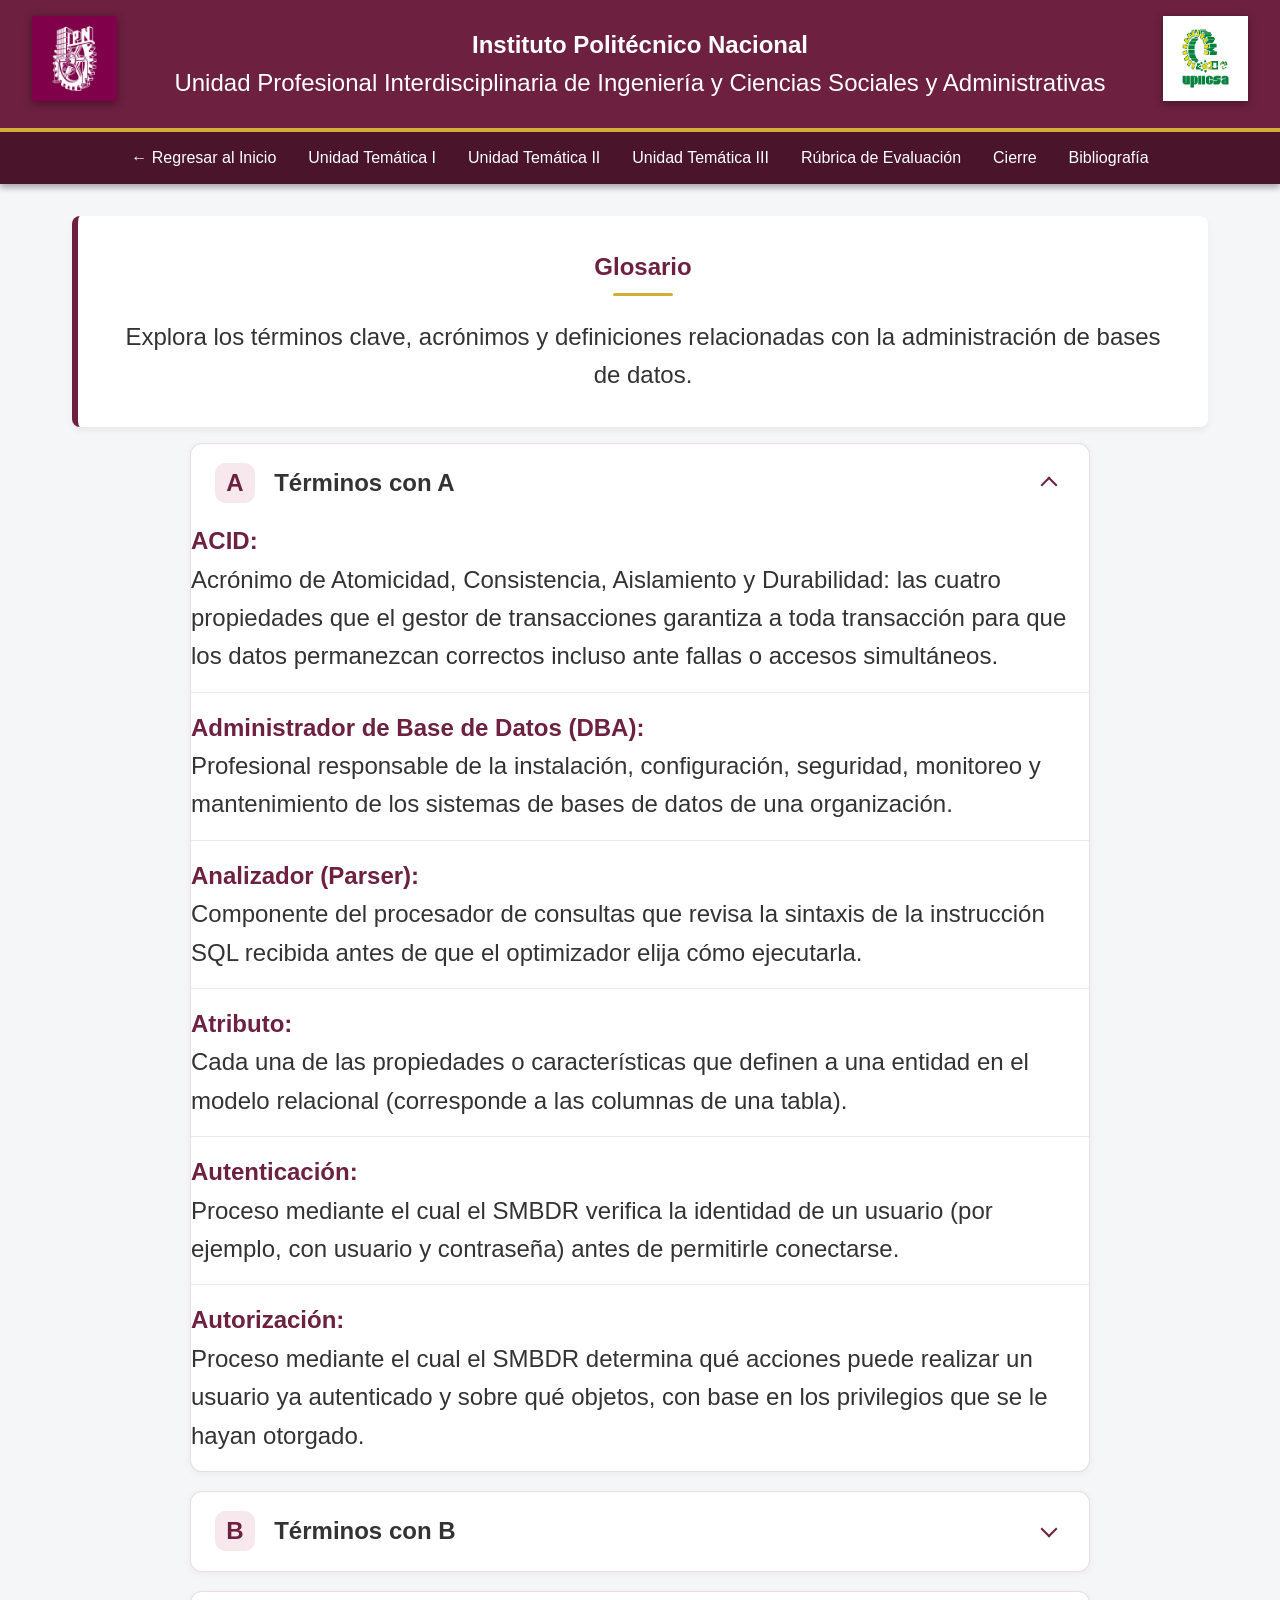
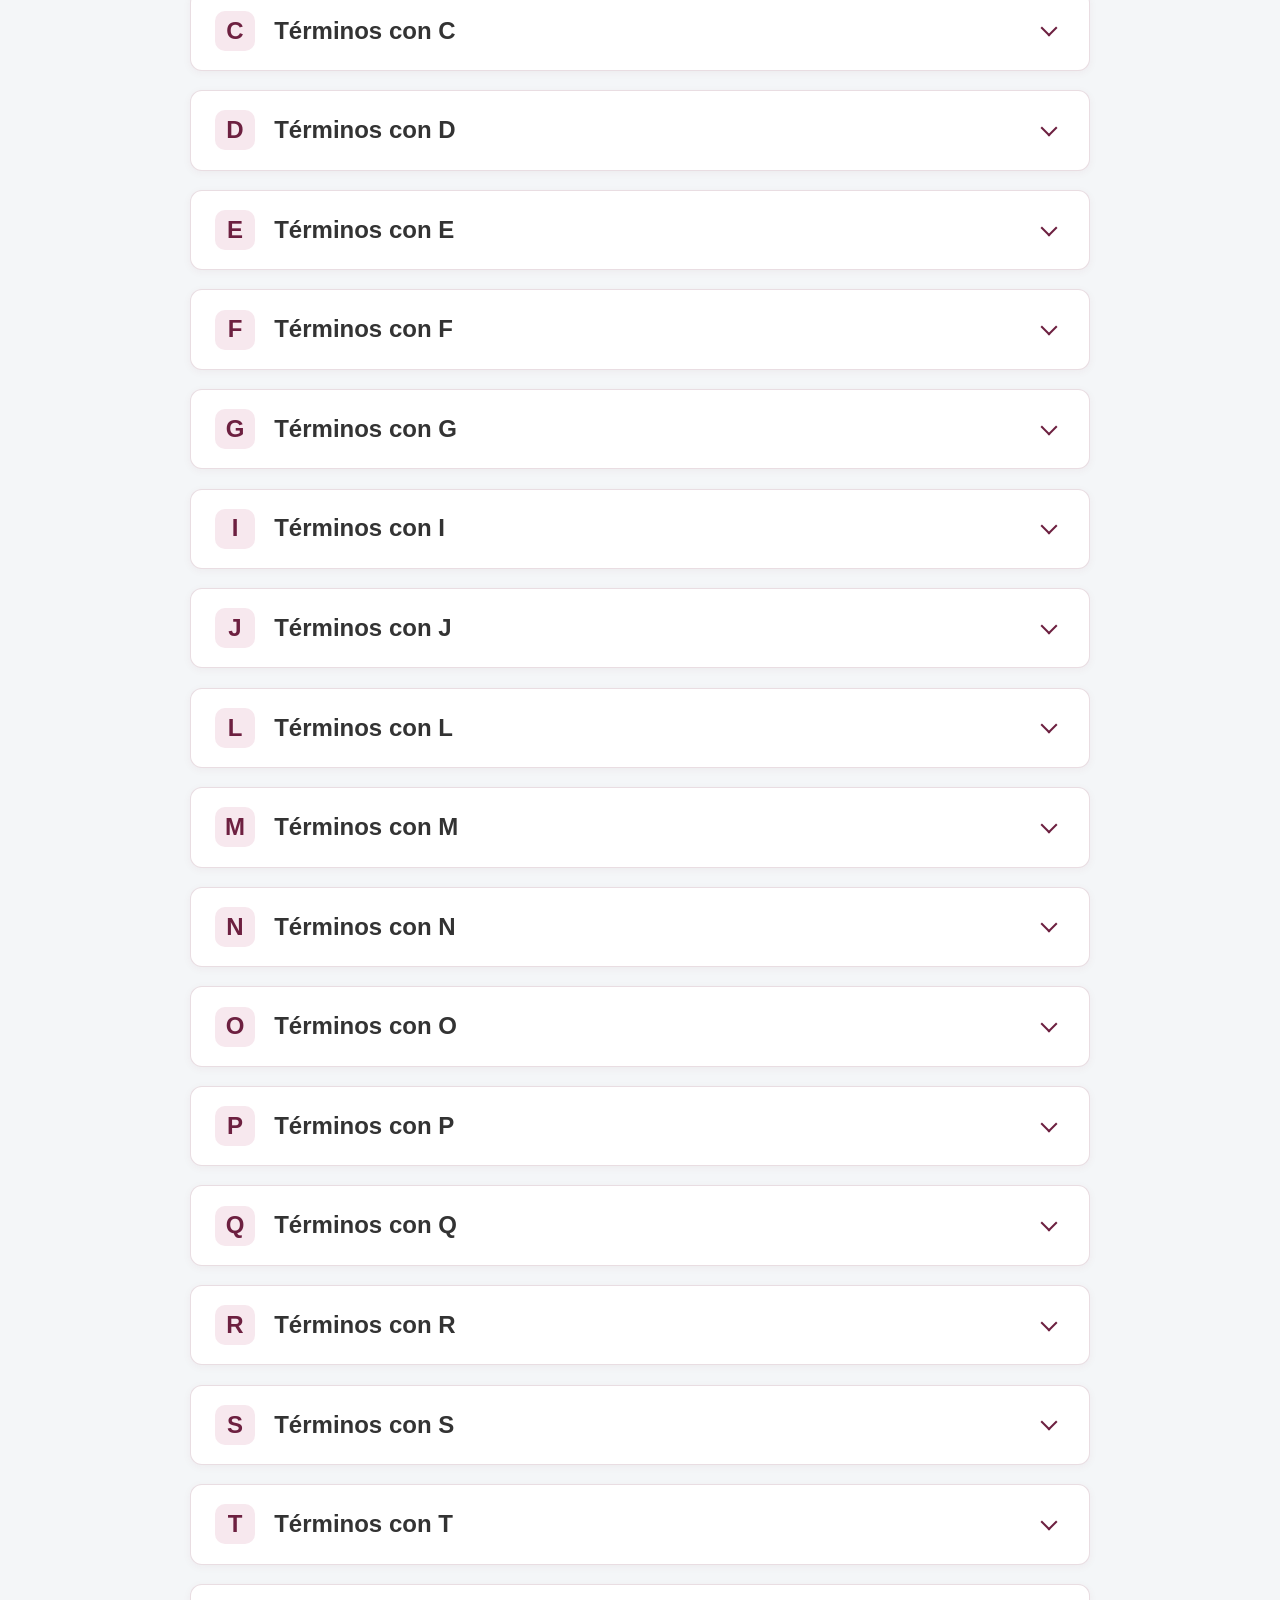
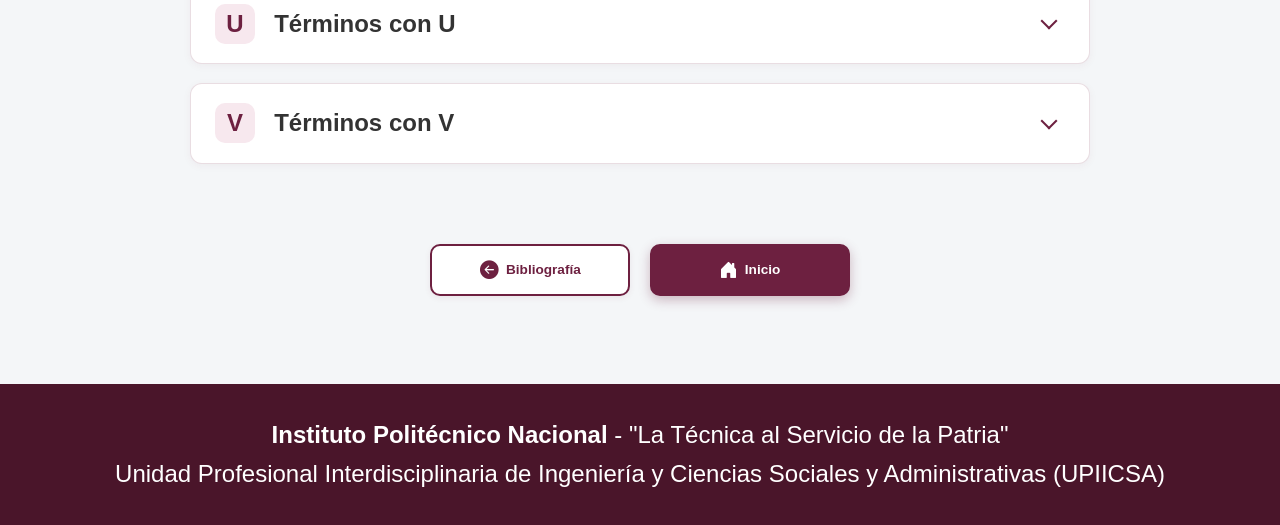
<file: paginas/glosario.html>
<!DOCTYPE html>
<html lang="es">
<head>
    <meta charset="UTF-8">
    <meta name="viewport" content="width=device-width, initial-scale=1.0">
    <title>Glosario - Administración de Base de Datos | IPN</title>
    <link rel="stylesheet" href="../css/style.css">
    <link rel="preconnect" href="https://fonts.googleapis.com">
    <link rel="preconnect" href="https://fonts.gstatic.com" crossorigin>
    <link href="https://fonts.googleapis.com/css2?family=Merriweather:wght@700;900&display=swap" rel="stylesheet">
    <link rel="stylesheet" href="https://cdn.jsdelivr.net/npm/bootstrap-icons@1.11.3/font/bootstrap-icons.min.css">
</head>
<body>

    <header class="header-institucional">
        <div class="logo">
            <img src="../pictures/logoIPN.jpg" alt="Escudo IPN">
        </div>
        <div class="titulos-encabezado">
            <h1>Instituto Politécnico Nacional</h1>
            <div class="subtitle">Unidad Profesional Interdisciplinaria de Ingeniería y Ciencias Sociales y Administrativas</div>
        </div>
        <div class="logo">
            <img src="../pictures/logoUPIICSA.png" alt="Escudo UPIICSA">
        </div>
    </header>

    <nav>
        <input type="checkbox" id="menu-toggle" class="menu-toggle">
        <label for="menu-toggle" class="menu-boton">☰ Menú de Navegación</label>
        <ul>
            <li><a href="../index.html">&larr; Regresar al Inicio</a></li>
            <li><a href="unidad1.html">Unidad Temática I</a></li>
            <li><a href="unidad2.html">Unidad Temática II</a></li>
            <li><a href="unidad3.html">Unidad Temática III</a></li>
            <li><a href="rubrica.html">Rúbrica de Evaluación</a></li>
            <li><a href="cierre.html">Cierre</a></li>
            <li><a href="bibliografia.html">Bibliografía</a></li>
        </ul>
    </nav>

    <main>
        <section class="hero" style="margin-bottom: 1rem; padding: 2rem; text-align: center;">
            <h2 class="titulo-morado-linea">Glosario</h2>
            <p style="margin-top: 1rem;">Explora los términos clave, acrónimos y definiciones relacionadas con la administración de bases de datos.</p>
        </section>

        <section class="acordeon-container">

            <!-- TÉRMINOS CON A -->
            <details class="acordeon-item" open>
                <summary>
                    <div class="summary-izq">
                        <span class="icono-box" style="font-weight: bold; color: #6D2040;">A</span> Términos con A
                    </div>
                </summary>
                <div class="acordeon-content">
                    <p style="margin-bottom: 1rem;">
                        <strong style="color: #6D2040;">ACID:</strong><br>
                        Acrónimo de Atomicidad, Consistencia, Aislamiento y Durabilidad: las cuatro propiedades que el gestor de transacciones garantiza a toda transacción para que los datos permanezcan correctos incluso ante fallas o accesos simultáneos.
                    </p>
                    <hr style="border: 0; border-top: 1px solid rgba(109, 32, 64, 0.1); margin: 1rem 0;">
                    <p style="margin-bottom: 1rem;">
                        <strong style="color: #6D2040;">Administrador de Base de Datos (DBA):</strong><br>
                        Profesional responsable de la instalación, configuración, seguridad, monitoreo y mantenimiento de los sistemas de bases de datos de una organización.
                    </p>
                    <hr style="border: 0; border-top: 1px solid rgba(109, 32, 64, 0.1); margin: 1rem 0;">
                    <p style="margin-bottom: 1rem;">
                        <strong style="color: #6D2040;">Analizador (Parser):</strong><br>
                        Componente del procesador de consultas que revisa la sintaxis de la instrucción SQL recibida antes de que el optimizador elija cómo ejecutarla.
                    </p>
                    <hr style="border: 0; border-top: 1px solid rgba(109, 32, 64, 0.1); margin: 1rem 0;">
                    <p style="margin-bottom: 1rem;">
                        <strong style="color: #6D2040;">Atributo:</strong><br>
                        Cada una de las propiedades o características que definen a una entidad en el modelo relacional (corresponde a las columnas de una tabla).
                    </p>
                    <hr style="border: 0; border-top: 1px solid rgba(109, 32, 64, 0.1); margin: 1rem 0;">
                    <p style="margin-bottom: 1rem;">
                        <strong style="color: #6D2040;">Autenticación:</strong><br>
                        Proceso mediante el cual el SMBDR verifica la identidad de un usuario (por ejemplo, con usuario y contraseña) antes de permitirle conectarse.
                    </p>
                    <hr style="border: 0; border-top: 1px solid rgba(109, 32, 64, 0.1); margin: 1rem 0;">
                    <p style="margin-bottom: 1rem;">
                        <strong style="color: #6D2040;">Autorización:</strong><br>
                        Proceso mediante el cual el SMBDR determina qué acciones puede realizar un usuario ya autenticado y sobre qué objetos, con base en los privilegios que se le hayan otorgado.
                    </p>
                </div>
            </details>

            <!-- TÉRMINOS CON B -->
            <details class="acordeon-item">
                <summary>
                    <div class="summary-izq">
                        <span class="icono-box" style="font-weight: bold; color: #6D2040;">B</span> Términos con B
                    </div>
                </summary>
                <div class="acordeon-content">
                    <p style="margin-bottom: 1rem;">
                        <strong style="color: #6D2040;">Backup (Respaldo):</strong><br>
                        Copia de seguridad de los datos que permite restaurar la información en caso de pérdida, corrupción o falla del sistema. Puede ser en frío (base de datos apagada) o en caliente (en ejecución).
                    </p>
                    <hr style="border: 0; border-top: 1px solid rgba(109, 32, 64, 0.1); margin: 1rem 0;">
                    <p style="margin-bottom: 1rem;">
                        <strong style="color: #6D2040;">Bitácora (Archivo bitácora / Transaction Log):</strong><br>
                        Registro donde el SMBDR anota cada cambio antes de aplicarlo a los datos, usado para la recuperación ante fallas. Recibe un nombre distinto según el motor: Transaction Log (.ldf) en SQL Server, Binary Log (binlog) en MySQL/MariaDB, Write-Ahead Log (WAL) en PostgreSQL y Redo Log en Oracle.
                    </p>
                    <hr style="border: 0; border-top: 1px solid rgba(109, 32, 64, 0.1); margin: 1rem 0;">
                    <p style="margin-bottom: 1rem;">
                        <strong style="color: #6D2040;">Bloqueo (Locking):</strong><br>
                        Mecanismo de control de concurrencia mediante el cual una transacción reserva un dato antes de leerlo o modificarlo, para que otras transacciones no interfieran; puede ser compartido (S, para lectura) o exclusivo (X, para escritura).
                    </p>
                </div>
            </details>

            <!-- TÉRMINOS CON C -->
            <details class="acordeon-item">
                <summary>
                    <div class="summary-izq">
                        <span class="icono-box" style="font-weight: bold; color: #6D2040;">C</span> Términos con C
                    </div>
                </summary>
                <div class="acordeon-content">
                    <p style="margin-bottom: 1rem;">
                        <strong style="color: #6D2040;">Catálogo del sistema (Diccionario de datos):</strong><br>
                        Conjunto de tablas internas del SMBDR donde se guardan los metadatos: nombres de tablas, columnas, tipos de dato, usuarios y permisos existentes.
                    </p>
                    <hr style="border: 0; border-top: 1px solid rgba(109, 32, 64, 0.1); margin: 1rem 0;">
                    <p style="margin-bottom: 1rem;">
                        <strong style="color: #6D2040;">CHECK:</strong><br>
                        Restricción de integridad que exige que el valor de una columna cumpla una condición lógica (por ejemplo, <code>salario &gt; 0</code>) antes de aceptarse.
                    </p>
                    <hr style="border: 0; border-top: 1px solid rgba(109, 32, 64, 0.1); margin: 1rem 0;">
                    <p style="margin-bottom: 1rem;">
                        <strong style="color: #6D2040;">Clave candidata:</strong><br>
                        Cualquier atributo o conjunto de atributos capaz de identificar de forma única cada fila de una tabla; de entre las claves candidatas se elige la clave primaria.
                    </p>
                    <hr style="border: 0; border-top: 1px solid rgba(109, 32, 64, 0.1); margin: 1rem 0;">
                    <p style="margin-bottom: 1rem;">
                        <strong style="color: #6D2040;">Clave foránea (Foreign Key):</strong><br>
                        Atributo que referencia la clave primaria de otra tabla, estableciendo un vínculo entre ambas y garantizando la integridad referencial.
                    </p>
                    <hr style="border: 0; border-top: 1px solid rgba(109, 32, 64, 0.1); margin: 1rem 0;">
                    <p style="margin-bottom: 1rem;">
                        <strong style="color: #6D2040;">Clave primaria (Primary Key):</strong><br>
                        Atributo, o conjunto de atributos, que identifica de forma única cada fila (tupla) de una tabla.
                    </p>
                    <hr style="border: 0; border-top: 1px solid rgba(109, 32, 64, 0.1); margin: 1rem 0;">
                    <p style="margin-bottom: 1rem;">
                        <strong style="color: #6D2040;">Commit:</strong><br>
                        Instrucción del Lenguaje de Control de Transacciones (TCL) que guarda de forma permanente todos los cambios realizados durante la transacción actual.
                    </p>
                    <hr style="border: 0; border-top: 1px solid rgba(109, 32, 64, 0.1); margin: 1rem 0;">
                    <p style="margin-bottom: 1rem;">
                        <strong style="color: #6D2040;">Concurrencia:</strong><br>
                        Capacidad de un Sistema Gestor de Bases de Datos para permitir que múltiples usuarios accedan y modifiquen los datos simultáneamente sin perder la integridad de la información.
                    </p>
                    <hr style="border: 0; border-top: 1px solid rgba(109, 32, 64, 0.1); margin: 1rem 0;">
                    <p style="margin-bottom: 1rem;">
                        <strong style="color: #6D2040;">Consulta (Query):</strong><br>
                        Instrucción SQL, normalmente basada en <code>SELECT</code>, con la que se solicita al SMBDR un subconjunto de información.
                    </p>
                    <hr style="border: 0; border-top: 1px solid rgba(109, 32, 64, 0.1); margin: 1rem 0;">
                    <p style="margin-bottom: 1rem;">
                        <strong style="color: #6D2040;">Cursor:</strong><br>
                        Puntero que permite recorrer, fila por fila, el resultado de una consulta dentro de un bloque de código procedural (por ejemplo, dentro de un procedimiento almacenado).
                    </p>
                </div>
            </details>

            <!-- TÉRMINOS CON D -->
            <details class="acordeon-item">
                <summary>
                    <div class="summary-izq">
                        <span class="icono-box" style="font-weight: bold; color: #6D2040;">D</span> Términos con D
                    </div>
                </summary>
                <div class="acordeon-content">
                    <p style="margin-bottom: 1rem;">
                        <strong style="color: #6D2040;">DCL (Data Control Language):</strong><br>
                        Subconjunto de SQL utilizado para controlar el acceso a los datos, otorgando o revocando privilegios (Ej. <code>GRANT</code>, <code>REVOKE</code>).
                    </p>
                    <hr style="border: 0; border-top: 1px solid rgba(109, 32, 64, 0.1); margin: 1rem 0;">
                    <p style="margin-bottom: 1rem;">
                        <strong style="color: #6D2040;">DDL (Data Definition Language):</strong><br>
                        Subconjunto de SQL utilizado para definir o modificar la estructura de los objetos en la base de datos (Ej. CREATE, ALTER, DROP).
                    </p>
                    <hr style="border: 0; border-top: 1px solid rgba(109, 32, 64, 0.1); margin: 1rem 0;">
                    <p style="margin-bottom: 1rem;">
                        <strong style="color: #6D2040;">Deadlock (Interbloqueo):</strong><br>
                        Situación en la que dos o más transacciones se bloquean mutuamente esperando un recurso que la otra tiene, formando un ciclo que el SMBDR debe detectar y resolver (normalmente haciendo ROLLBACK a una de ellas).
                    </p>
                    <hr style="border: 0; border-top: 1px solid rgba(109, 32, 64, 0.1); margin: 1rem 0;">
                    <p style="margin-bottom: 1rem;">
                        <strong style="color: #6D2040;">Disparador (Trigger):</strong><br>
                        Bloque de código que se ejecuta automáticamente cuando ocurre un evento determinado (<code>INSERT</code>, <code>UPDATE</code> o <code>DELETE</code>) sobre una tabla, sin que ningún programa lo invoque explícitamente.
                    </p>
                    <hr style="border: 0; border-top: 1px solid rgba(109, 32, 64, 0.1); margin: 1rem 0;">
                    <p style="margin-bottom: 1rem;">
                        <strong style="color: #6D2040;">DML (Data Manipulation Language):</strong><br>
                        Subconjunto de SQL utilizado para gestionar los datos dentro de las estructuras (Ej. SELECT, INSERT, UPDATE, DELETE).
                    </p>
                    <hr style="border: 0; border-top: 1px solid rgba(109, 32, 64, 0.1); margin: 1rem 0;">
                    <p style="margin-bottom: 1rem;">
                        <strong style="color: #6D2040;">Dominio:</strong><br>
                        Conjunto de valores válidos que puede tomar un atributo (por ejemplo, solo enteros positivos para una columna "edad").
                    </p>
                </div>
            </details>

            <!-- TÉRMINOS CON E -->
            <details class="acordeon-item">
                <summary>
                    <div class="summary-izq">
                        <span class="icono-box" style="font-weight: bold; color: #6D2040;">E</span> Términos con E
                    </div>
                </summary>
                <div class="acordeon-content">
                    <p style="margin-bottom: 1rem;">
                        <strong style="color: #6D2040;">Entidad:</strong><br>
                        Objeto o concepto del mundo real sobre el que se necesita guardar información (por ejemplo, un alumno o un producto); al implementarse en la base de datos se convierte en una tabla.
                    </p>
                    <hr style="border: 0; border-top: 1px solid rgba(109, 32, 64, 0.1); margin: 1rem 0;">
                    <p style="margin-bottom: 1rem;">
                        <strong style="color: #6D2040;">Extensión (Extent):</strong><br>
                        Conjunto de bloques o páginas contiguas que el SMBDR reserva como unidad de crecimiento dentro de un archivo de datos.
                    </p>
                </div>
            </details>

            <!-- TÉRMINOS CON F -->
            <details class="acordeon-item">
                <summary>
                    <div class="summary-izq">
                        <span class="icono-box" style="font-weight: bold; color: #6D2040;">F</span> Términos con F
                    </div>
                </summary>
                <div class="acordeon-content">
                    <p style="margin-bottom: 1rem;">
                        <strong style="color: #6D2040;">FOREIGN KEY:</strong><br>
                        Ver <em>Clave foránea</em> (letra C).
                    </p>
                    <hr style="border: 0; border-top: 1px solid rgba(109, 32, 64, 0.1); margin: 1rem 0;">
                    <p style="margin-bottom: 1rem;">
                        <strong style="color: #6D2040;">Función (Function):</strong><br>
                        Objeto programable que siempre devuelve un valor y puede invocarse dentro de una expresión SQL, como en <code>SELECT funcion(columna)</code>.
                    </p>
                </div>
            </details>

            <!-- TÉRMINOS CON G -->
            <details class="acordeon-item">
                <summary>
                    <div class="summary-izq">
                        <span class="icono-box" style="font-weight: bold; color: #6D2040;">G</span> Términos con G
                    </div>
                </summary>
                <div class="acordeon-content">
                    <p style="margin-bottom: 1rem;">
                        <strong style="color: #6D2040;">Grafo de espera (Wait-for graph):</strong><br>
                        Representación que usa el SMBDR para detectar interbloqueos: si se forma un ciclo entre las transacciones que esperan recursos entre sí, existe un deadlock.
                    </p>
                    <hr style="border: 0; border-top: 1px solid rgba(109, 32, 64, 0.1); margin: 1rem 0;">
                    <p style="margin-bottom: 1rem;">
                        <strong style="color: #6D2040;">GRANT:</strong><br>
                        Instrucción DCL que otorga uno o más privilegios a un usuario o rol sobre un objeto de la base de datos.
                    </p>
                </div>
            </details>

            <!-- TÉRMINOS CON I -->
            <details class="acordeon-item">
                <summary>
                    <div class="summary-izq">
                        <span class="icono-box" style="font-weight: bold; color: #6D2040;">I</span> Términos con I
                    </div>
                </summary>
                <div class="acordeon-content">
                    <p style="margin-bottom: 1rem;">
                        <strong style="color: #6D2040;">Índice (Index):</strong><br>
                        Estructura auxiliar (comúnmente un árbol B+) que acelera la búsqueda de filas sin tener que revisar toda la tabla.
                    </p>
                    <hr style="border: 0; border-top: 1px solid rgba(109, 32, 64, 0.1); margin: 1rem 0;">
                    <p style="margin-bottom: 1rem;">
                        <strong style="color: #6D2040;">Integridad:</strong><br>
                        Conjunto de reglas que garantizan que los datos almacenados sean correctos y consistentes; se distingue de la seguridad, que regula quién puede acceder a esos datos.
                    </p>
                    <hr style="border: 0; border-top: 1px solid rgba(109, 32, 64, 0.1); margin: 1rem 0;">
                    <p style="margin-bottom: 1rem;">
                        <strong style="color: #6D2040;">Integridad referencial:</strong><br>
                        Regla que garantiza que el valor de una clave foránea siempre exista en la tabla que referencia.
                    </p>
                    <hr style="border: 0; border-top: 1px solid rgba(109, 32, 64, 0.1); margin: 1rem 0;">
                    <p style="margin-bottom: 1rem;">
                        <strong style="color: #6D2040;">Isolation Level:</strong><br>
                        Ver <em>Nivel de aislamiento</em> (letra N).
                    </p>
                </div>
            </details>

            <!-- TÉRMINOS CON J -->
            <details class="acordeon-item">
                <summary>
                    <div class="summary-izq">
                        <span class="icono-box" style="font-weight: bold; color: #6D2040;">J</span> Términos con J
                    </div>
                </summary>
                <div class="acordeon-content">
                    <p style="margin-bottom: 1rem;">
                        <strong style="color: #6D2040;">JOIN:</strong><br>
                        Operación SQL que combina filas de dos o más tablas relacionadas mediante una condición de coincidencia; sus variantes principales son <code>INNER JOIN</code>, <code>LEFT JOIN</code>, <code>RIGHT JOIN</code> y <code>FULL JOIN</code>.
                    </p>
                </div>
            </details>

            <!-- TÉRMINOS CON L -->
            <details class="acordeon-item">
                <summary>
                    <div class="summary-izq">
                        <span class="icono-box" style="font-weight: bold; color: #6D2040;">L</span> Términos con L
                    </div>
                </summary>
                <div class="acordeon-content">
                    <p style="margin-bottom: 1rem;">
                        <strong style="color: #6D2040;">Lectura fantasma (Phantom read):</strong><br>
                        Anomalía de concurrencia en la que una consulta repetida dentro de la misma transacción devuelve filas nuevas que otra transacción insertó de por medio.
                    </p>
                    <hr style="border: 0; border-top: 1px solid rgba(109, 32, 64, 0.1); margin: 1rem 0;">
                    <p style="margin-bottom: 1rem;">
                        <strong style="color: #6D2040;">Lectura no repetible (Non-repeatable read):</strong><br>
                        Anomalía en la que, al leer el mismo dato dos veces dentro de la misma transacción, se obtienen valores distintos porque otra transacción lo modificó de por medio.
                    </p>
                    <hr style="border: 0; border-top: 1px solid rgba(109, 32, 64, 0.1); margin: 1rem 0;">
                    <p style="margin-bottom: 1rem;">
                        <strong style="color: #6D2040;">Lectura sucia (Dirty read):</strong><br>
                        Anomalía en la que una transacción lee datos que otra transacción modificó pero todavía no ha confirmado con <code>COMMIT</code>.
                    </p>
                    <hr style="border: 0; border-top: 1px solid rgba(109, 32, 64, 0.1); margin: 1rem 0;">
                    <p style="margin-bottom: 1rem;">
                        <strong style="color: #6D2040;">Locking:</strong><br>
                        Ver <em>Bloqueo</em> (letra B).
                    </p>
                </div>
            </details>

            <!-- TÉRMINOS CON M -->
            <details class="acordeon-item">
                <summary>
                    <div class="summary-izq">
                        <span class="icono-box" style="font-weight: bold; color: #6D2040;">M</span> Términos con M
                    </div>
                </summary>
                <div class="acordeon-content">
                    <p style="margin-bottom: 1rem;">
                        <strong style="color: #6D2040;">Metadatos:</strong><br>
                        Literalmente "datos sobre los datos": información que describe la estructura de la base de datos (nombres de tablas, columnas, tipos, restricciones, permisos), almacenada en el catálogo del sistema.
                    </p>
                    <hr style="border: 0; border-top: 1px solid rgba(109, 32, 64, 0.1); margin: 1rem 0;">
                    <p style="margin-bottom: 1rem;">
                        <strong style="color: #6D2040;">Modelo relacional:</strong><br>
                        Forma de organizar la información propuesta por Edgar F. Codd en 1970, que representa los datos como un conjunto de tablas (relaciones) basadas en la teoría de conjuntos y la lógica de predicados.
                    </p>
                    <hr style="border: 0; border-top: 1px solid rgba(109, 32, 64, 0.1); margin: 1rem 0;">
                    <p style="margin-bottom: 1rem;">
                        <strong style="color: #6D2040;">Módulo (del SMBDR):</strong><br>
                        Componente instalable por separado que agrega una función administrativa específica al motor, por ejemplo un agente de tareas programadas o un módulo de reportes.
                    </p>
                </div>
            </details>

            <!-- TÉRMINOS CON N -->
            <details class="acordeon-item">
                <summary>
                    <div class="summary-izq">
                        <span class="icono-box" style="font-weight: bold; color: #6D2040;">N</span> Términos con N
                    </div>
                </summary>
                <div class="acordeon-content">
                    <p style="margin-bottom: 1rem;">
                        <strong style="color: #6D2040;">Nivel de aislamiento (Isolation Level):</strong><br>
                        Configuración que determina qué tan protegida está una transacción de los efectos de las demás. Los niveles estándar, de menor a mayor protección (y menor a mayor costo en rendimiento), son <code>READ UNCOMMITTED</code>, <code>READ COMMITTED</code>, <code>REPEATABLE READ</code> y <code>SERIALIZABLE</code>.
                    </p>
                    <hr style="border: 0; border-top: 1px solid rgba(109, 32, 64, 0.1); margin: 1rem 0;">
                    <p style="margin-bottom: 1rem;">
                        <strong style="color: #6D2040;">Normalización:</strong><br>
                        Proceso de organizar las tablas de una base de datos para reducir la redundancia y evitar anomalías, aplicando un conjunto progresivo de reglas llamadas formas normales (1FN, 2FN, 3FN, etc.).
                    </p>
                </div>
            </details>

            <!-- TÉRMINOS CON O -->
            <details class="acordeon-item">
                <summary>
                    <div class="summary-izq">
                        <span class="icono-box" style="font-weight: bold; color: #6D2040;">O</span> Términos con O
                    </div>
                </summary>
                <div class="acordeon-content">
                    <p style="margin-bottom: 1rem;">
                        <strong style="color: #6D2040;">Optimizador de consultas:</strong><br>
                        Componente del SMBDR que, a partir de una instrucción SQL ya analizada, elige el plan de ejecución más eficiente para obtener el resultado solicitado.
                    </p>
                </div>
            </details>

            <!-- TÉRMINOS CON P -->
            <details class="acordeon-item">
                <summary>
                    <div class="summary-izq">
                        <span class="icono-box" style="font-weight: bold; color: #6D2040;">P</span> Términos con P
                    </div>
                </summary>
                <div class="acordeon-content">
                    <p style="margin-bottom: 1rem;">
                        <strong style="color: #6D2040;">Página / Bloque:</strong><br>
                        Unidad más pequeña de almacenamiento físico que administra el SMBDR; varias páginas forman una extensión.
                    </p>
                    <hr style="border: 0; border-top: 1px solid rgba(109, 32, 64, 0.1); margin: 1rem 0;">
                    <p style="margin-bottom: 1rem;">
                        <strong style="color: #6D2040;">Parser:</strong><br>
                        Ver <em>Analizador</em> (letra A).
                    </p>
                    <hr style="border: 0; border-top: 1px solid rgba(109, 32, 64, 0.1); margin: 1rem 0;">
                    <p style="margin-bottom: 1rem;">
                        <strong style="color: #6D2040;">Pérdida de actualización (Lost update):</strong><br>
                        Anomalía de concurrencia en la que dos transacciones modifican el mismo dato y una de ellas sobrescribe, sin darse cuenta, el cambio que había hecho la otra.
                    </p>
                    <hr style="border: 0; border-top: 1px solid rgba(109, 32, 64, 0.1); margin: 1rem 0;">
                    <p style="margin-bottom: 1rem;">
                        <strong style="color: #6D2040;">Privilegio:</strong><br>
                        Permiso específico otorgado a un usuario o rol para realizar una acción (por ejemplo, SELECT, INSERT o DROP) sobre uno o varios objetos de la base de datos.
                    </p>
                    <hr style="border: 0; border-top: 1px solid rgba(109, 32, 64, 0.1); margin: 1rem 0;">
                    <p style="margin-bottom: 1rem;">
                        <strong style="color: #6D2040;">Procedimiento almacenado (Stored Procedure):</strong><br>
                        Bloque de código SQL/procedural que se guarda en el servidor y se ejecuta explícitamente mediante <code>CALL</code> o <code>EXEC</code>, opcionalmente recibiendo parámetros.
                    </p>
                </div>
            </details>

            <!-- TÉRMINOS CON Q -->
            <details class="acordeon-item">
                <summary>
                    <div class="summary-izq">
                        <span class="icono-box" style="font-weight: bold; color: #6D2040;">Q</span> Términos con Q
                    </div>
                </summary>
                <div class="acordeon-content">
                    <p style="margin-bottom: 1rem;">
                        <strong style="color: #6D2040;">Query:</strong><br>
                        Ver <em>Consulta</em> (letra C).
                    </p>
                </div>
            </details>

            <!-- TÉRMINOS CON R -->
            <details class="acordeon-item">
                <summary>
                    <div class="summary-izq">
                        <span class="icono-box" style="font-weight: bold; color: #6D2040;">R</span> Términos con R
                    </div>
                </summary>
                <div class="acordeon-content">
                    <p style="margin-bottom: 1rem;">
                        <strong style="color: #6D2040;">Recuperación (Recovery):</strong><br>
                        Proceso de usar los respaldos, junto con el registro de transacciones (bitácora), para devolver una base de datos a un estado consistente después de una falla.
                    </p>
                    <hr style="border: 0; border-top: 1px solid rgba(109, 32, 64, 0.1); margin: 1rem 0;">
                    <p style="margin-bottom: 1rem;">
                        <strong style="color: #6D2040;">Redundancia:</strong><br>
                        Repetición innecesaria de la misma información en distintos lugares de la base de datos; un buen diseño relacional busca minimizarla.
                    </p>
                    <hr style="border: 0; border-top: 1px solid rgba(109, 32, 64, 0.1); margin: 1rem 0;">
                    <p style="margin-bottom: 1rem;">
                        <strong style="color: #6D2040;">Regla de Codd:</strong><br>
                        Cada una de las trece condiciones (numeradas de 0 a 12) que Edgar F. Codd definió para que un sistema pueda considerarse verdaderamente relacional.
                    </p>
                    <hr style="border: 0; border-top: 1px solid rgba(109, 32, 64, 0.1); margin: 1rem 0;">
                    <p style="margin-bottom: 1rem;">
                        <strong style="color: #6D2040;">Relación:</strong><br>
                        Nombre formal, en el modelo relacional, de lo que comúnmente se conoce como tabla.
                    </p>
                    <hr style="border: 0; border-top: 1px solid rgba(109, 32, 64, 0.1); margin: 1rem 0;">
                    <p style="margin-bottom: 1rem;">
                        <strong style="color: #6D2040;">Replicación:</strong><br>
                        Mecanismo que mantiene una copia sincronizada de la base de datos en otro servidor, normalmente bajo un esquema maestro-esclavo (master-slave).
                    </p>
                    <hr style="border: 0; border-top: 1px solid rgba(109, 32, 64, 0.1); margin: 1rem 0;">
                    <p style="margin-bottom: 1rem;">
                        <strong style="color: #6D2040;">Restricción (Constraint):</strong><br>
                        Regla definida sobre una tabla (<code>PRIMARY KEY</code>, <code>FOREIGN KEY</code>, <code>NOT NULL</code>, <code>UNIQUE</code>, <code>CHECK</code>, <code>DEFAULT</code>) que el SMBDR aplica automáticamente para garantizar la integridad de los datos.
                    </p>
                    <hr style="border: 0; border-top: 1px solid rgba(109, 32, 64, 0.1); margin: 1rem 0;">
                    <p style="margin-bottom: 1rem;">
                        <strong style="color: #6D2040;">REVOKE:</strong><br>
                        Instrucción DCL que retira uno o más privilegios previamente otorgados a un usuario o rol.
                    </p>
                    <hr style="border: 0; border-top: 1px solid rgba(109, 32, 64, 0.1); margin: 1rem 0;">
                    <p style="margin-bottom: 1rem;">
                        <strong style="color: #6D2040;">Rol (Role):</strong><br>
                        Conjunto de privilegios agrupados bajo un nombre, que puede asignarse a uno o varios usuarios para simplificar la administración de permisos.
                    </p>
                    <hr style="border: 0; border-top: 1px solid rgba(109, 32, 64, 0.1); margin: 1rem 0;">
                    <p style="margin-bottom: 1rem;">
                        <strong style="color: #6D2040;">Rollback:</strong><br>
                        Instrucción TCL que deshace todos los cambios realizados durante la transacción actual, regresando los datos al estado previo.
                    </p>
                </div>
            </details>

            <!-- TÉRMINOS CON S -->
            <details class="acordeon-item">
                <summary>
                    <div class="summary-izq">
                        <span class="icono-box" style="font-weight: bold; color: #6D2040;">S</span> Términos con S
                    </div>
                </summary>
                <div class="acordeon-content">
                    <p style="margin-bottom: 1rem;">
                        <strong style="color: #6D2040;">Savepoint:</strong><br>
                        Punto de control intermedio dentro de una transacción, al cual se puede regresar con un ROLLBACK parcial sin deshacer toda la transacción.
                    </p>
                    <hr style="border: 0; border-top: 1px solid rgba(109, 32, 64, 0.1); margin: 1rem 0;">
                    <p style="margin-bottom: 1rem;">
                        <strong style="color: #6D2040;">Seguridad:</strong><br>
                        Conjunto de mecanismos (autenticación y autorización) que regulan quién puede acceder al SMBDR y qué puede hacer, a diferencia de la integridad, que regula que los datos sean correctos.
                    </p>
                    <hr style="border: 0; border-top: 1px solid rgba(109, 32, 64, 0.1); margin: 1rem 0;">
                    <p style="margin-bottom: 1rem;">
                        <strong style="color: #6D2040;">SMBDR:</strong><br>
                        Sistema Manejador de Bases de Datos Relacionales. Software que permite la creación, gestión y administración de bases de datos basadas en el modelo relacional.
                    </p>
                    <hr style="border: 0; border-top: 1px solid rgba(109, 32, 64, 0.1); margin: 1rem 0;">
                    <p style="margin-bottom: 1rem;">
                        <strong style="color: #6D2040;">SQL (Structured Query Language):</strong><br>
                        Lenguaje de programación estándar e interactivo para la obtención de información y administración de bases de datos relacionales.
                    </p>
                    <hr style="border: 0; border-top: 1px solid rgba(109, 32, 64, 0.1); margin: 1rem 0;">
                    <p style="margin-bottom: 1rem;">
                        <strong style="color: #6D2040;">Subconsulta (Subquery):</strong><br>
                        Consulta SQL anidada dentro de otra consulta, usada normalmente dentro de una cláusula <code>WHERE</code>, <code>FROM</code> o <code>SELECT</code>.
                    </p>
                </div>
            </details>

            <!-- TÉRMINOS CON T -->
            <details class="acordeon-item">
                <summary>
                    <div class="summary-izq">
                        <span class="icono-box" style="font-weight: bold; color: #6D2040;">T</span> Términos con T
                    </div>
                </summary>
                <div class="acordeon-content">
                    <p style="margin-bottom: 1rem;">
                        <strong style="color: #6D2040;">Tablespace / Filegroup:</strong><br>
                        Unidad lógica de almacenamiento que agrupa uno o varios archivos físicos donde el SMBDR guarda los datos.
                    </p>
                    <hr style="border: 0; border-top: 1px solid rgba(109, 32, 64, 0.1); margin: 1rem 0;">
                    <p style="margin-bottom: 1rem;">
                        <strong style="color: #6D2040;">TCL (Transaction Control Language):</strong><br>
                        Subconjunto de SQL que controla el resultado de una transacción (Ej. <code>COMMIT</code>, <code>ROLLBACK</code>, <code>SAVEPOINT</code>).
                    </p>
                    <hr style="border: 0; border-top: 1px solid rgba(109, 32, 64, 0.1); margin: 1rem 0;">
                    <p style="margin-bottom: 1rem;">
                        <strong style="color: #6D2040;">Transacción:</strong><br>
                        Conjunto de una o más operaciones SQL que se ejecutan como una sola unidad indivisible: o se confirman todas (<code>COMMIT</code>) o se deshacen todas (<code>ROLLBACK</code>).
                    </p>
                    <hr style="border: 0; border-top: 1px solid rgba(109, 32, 64, 0.1); margin: 1rem 0;">
                    <p style="margin-bottom: 1rem;">
                        <strong style="color: #6D2040;">Trigger:</strong><br>
                        Ver <em>Disparador</em> (letra D).
                    </p>
                    <hr style="border: 0; border-top: 1px solid rgba(109, 32, 64, 0.1); margin: 1rem 0;">
                    <p style="margin-bottom: 1rem;">
                        <strong style="color: #6D2040;">Tupla:</strong><br>
                        Nombre formal, en el modelo relacional, de lo que comúnmente se conoce como fila o registro.
                    </p>
                </div>
            </details>

            <!-- TÉRMINOS CON U -->
            <details class="acordeon-item">
                <summary>
                    <div class="summary-izq">
                        <span class="icono-box" style="font-weight: bold; color: #6D2040;">U</span> Términos con U
                    </div>
                </summary>
                <div class="acordeon-content">
                    <p style="margin-bottom: 1rem;">
                        <strong style="color: #6D2040;">UNIQUE:</strong><br>
                        Restricción de integridad que impide que se repitan valores en una columna.
                    </p>
                    <hr style="border: 0; border-top: 1px solid rgba(109, 32, 64, 0.1); margin: 1rem 0;">
                    <p style="margin-bottom: 1rem;">
                        <strong style="color: #6D2040;">Usuario vs. Login:</strong><br>
                        En algunos motores (como SQL Server) se distingue entre el login (la cuenta a nivel de todo el servidor) y el usuario (su representación dentro de una base de datos específica).
                    </p>
                    <hr style="border: 0; border-top: 1px solid rgba(109, 32, 64, 0.1); margin: 1rem 0;">
                    <p style="margin-bottom: 1rem;">
                        <strong style="color: #6D2040;">Utilería de mantenimiento:</strong><br>
                        Programa o comando que automatiza tareas rutinarias de mantenimiento, como verificar la integridad física de los archivos o reorganizar índices fragmentados (por ejemplo, <code>DBCC CHECKDB</code>, <code>VACUUM</code> o <code>OPTIMIZE TABLE</code>).
                    </p>
                </div>
            </details>

            <!-- TÉRMINOS CON V -->
            <details class="acordeon-item">
                <summary>
                    <div class="summary-izq">
                        <span class="icono-box" style="font-weight: bold; color: #6D2040;">V</span> Términos con V
                    </div>
                </summary>
                <div class="acordeon-content">
                    <p style="margin-bottom: 1rem;">
                        <strong style="color: #6D2040;">Vista (View):</strong><br>
                        Consulta almacenada que se comporta como una tabla virtual, sin duplicar físicamente los datos.
                    </p>
                </div>
            </details>

        </section>
    </main>

    <section class="nav-paginacion">
        <a href="bibliografia.html" class="btn-nav-lateral nav-anterior"><i class="bi bi-arrow-left-circle-fill"></i> Bibliografía</a>
        <a href="../index.html" class="btn-nav-lateral btn-nav-inicio"><i class="bi bi-house-door-fill"></i> Inicio</a>
    </section>

    <footer class="footer-institucional">
        <p><strong>Instituto Politécnico Nacional</strong> - "La Técnica al Servicio de la Patria"</p>
        <p>Unidad Profesional Interdisciplinaria de Ingeniería y Ciencias Sociales y Administrativas (UPIICSA)</p>
    </footer>

</body>
</html>
</file>
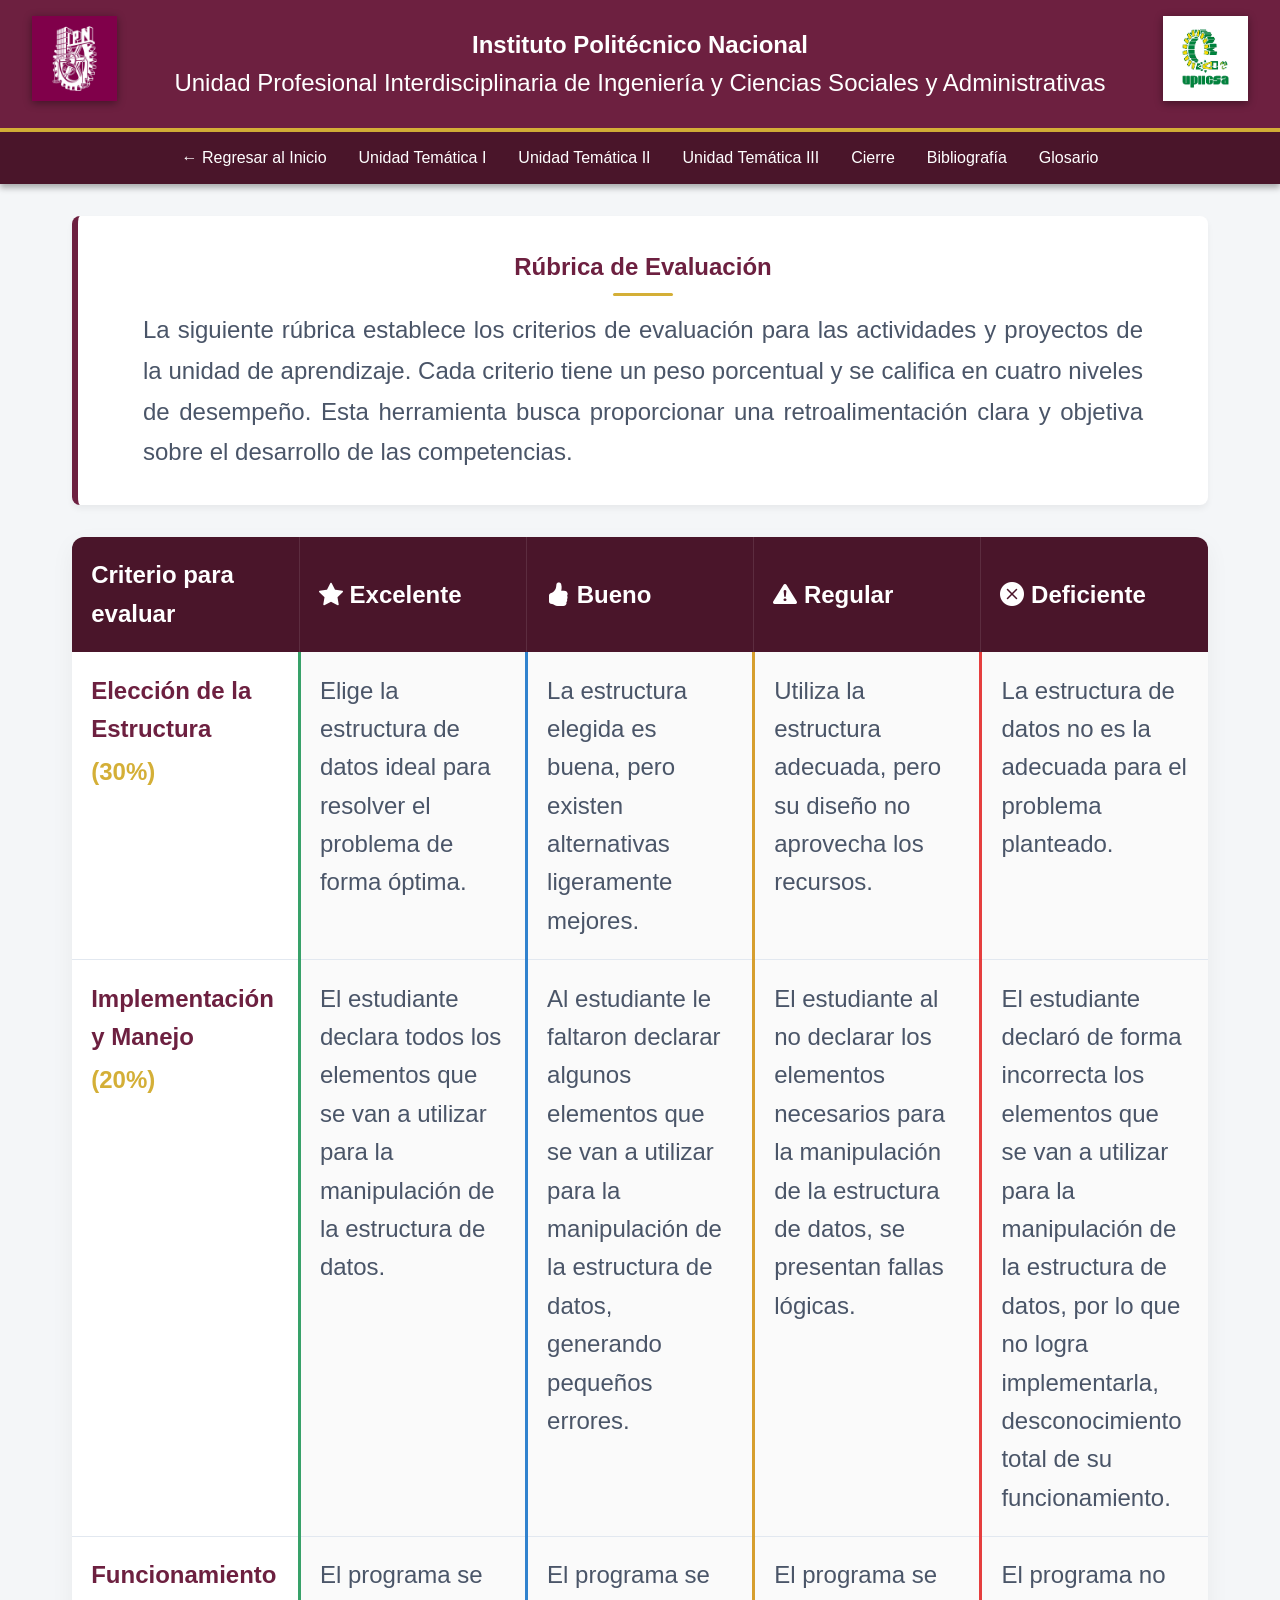
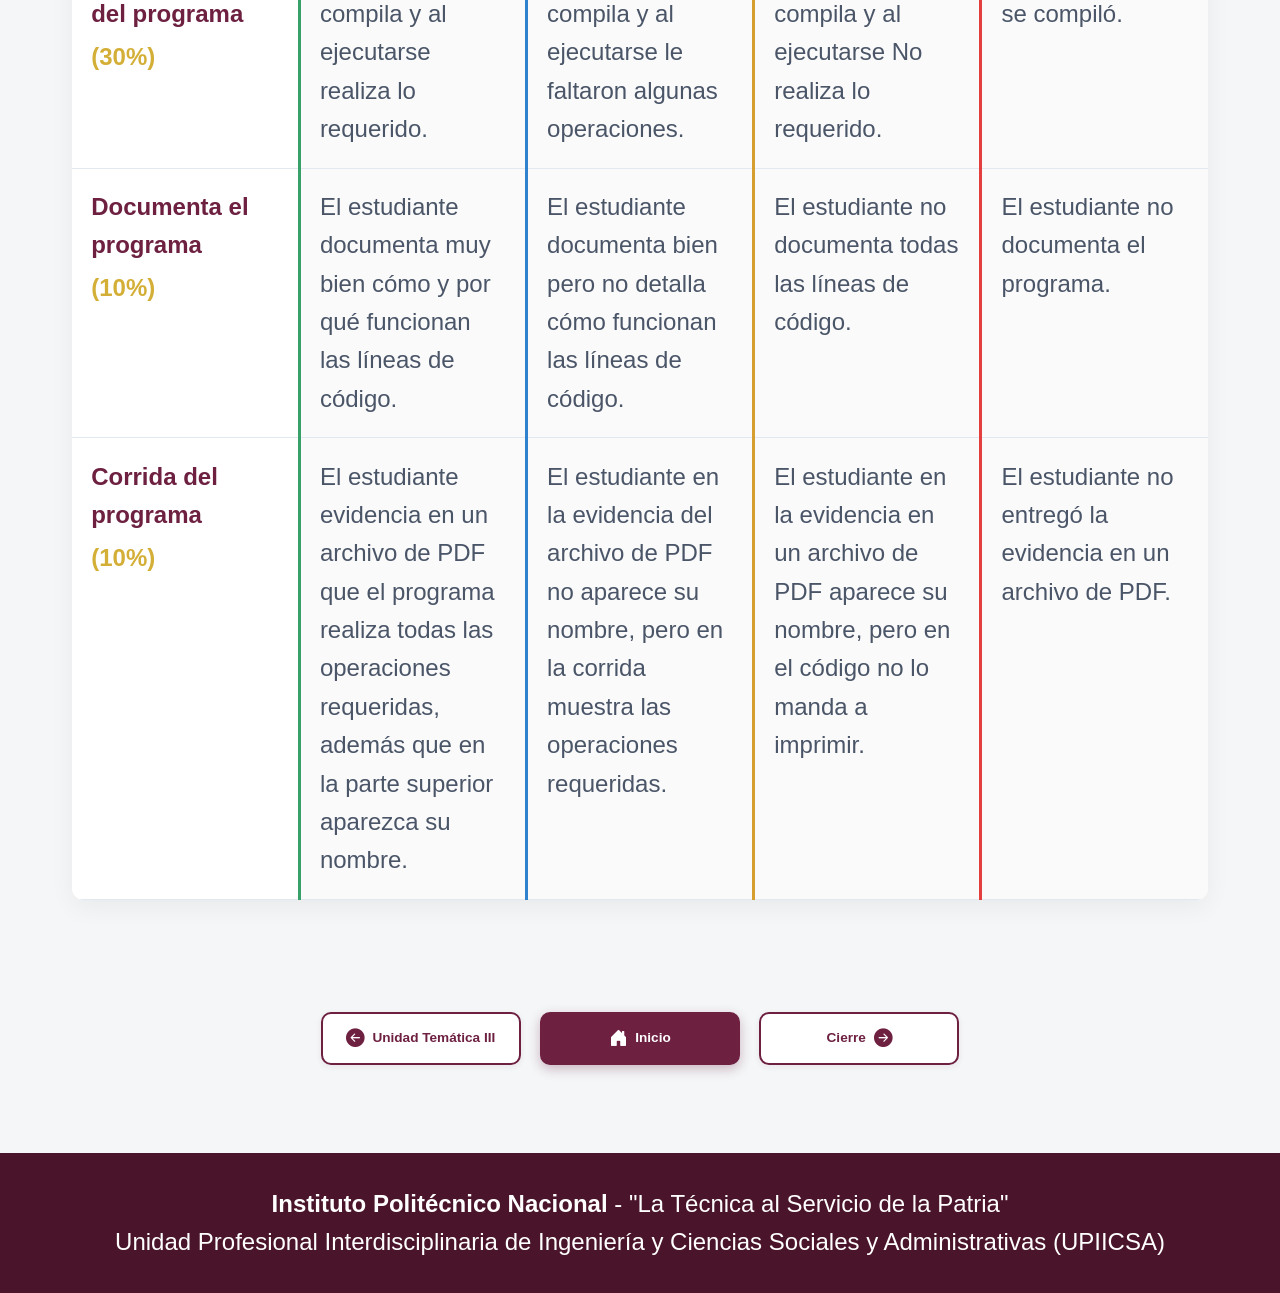
<file: paginas/rubrica.html>
<!DOCTYPE html>
<html lang="es">
<head>
    <meta charset="UTF-8">
    <meta name="viewport" content="width=device-width, initial-scale=1.0">
    <title>Rúbrica - Administración de Base de Datos | IPN</title>
    <link rel="stylesheet" href="../css/style.css">
    <link rel="preconnect" href="https://fonts.googleapis.com">
    <link rel="preconnect" href="https://fonts.gstatic.com" crossorigin>
    <link href="https://fonts.googleapis.com/css2?family=Merriweather:wght@700;900&display=swap" rel="stylesheet">
    <link rel="stylesheet" href="https://cdn.jsdelivr.net/npm/bootstrap-icons@1.11.3/font/bootstrap-icons.min.css">
</head>
<body>

    <header class="header-institucional">
        <div class="logo">
            <img src="../pictures/logoIPN.jpg" alt="Escudo IPN">
        </div>
        <div class="titulos-encabezado">
            <h1>Instituto Politécnico Nacional</h1>
            <div class="subtitle">Unidad Profesional Interdisciplinaria de Ingeniería y Ciencias Sociales y Administrativas</div>
        </div>
        <div class="logo">
            <img src="../pictures/logoUPIICSA.png" alt="Escudo UPIICSA">
        </div>
    </header>

    <nav>
        <input type="checkbox" id="menu-toggle" class="menu-toggle">
        <label for="menu-toggle" class="menu-boton">☰ Menú de Navegación</label>
        <ul>
            <li><a href="../index.html">&larr; Regresar al Inicio</a></li>
            <li><a href="unidad1.html">Unidad Temática I</a></li>
            <li><a href="unidad2.html">Unidad Temática II</a></li>
            <li><a href="unidad3.html">Unidad Temática III</a></li>
            <li><a href="cierre.html">Cierre</a></li>
            <li><a href="bibliografia.html">Bibliografía</a></li>
            <li><a href="glosario.html">Glosario</a></li>
        </ul>
    </nav>

    <main>
        <section class="hero" style="margin-bottom: 2rem; padding: 2rem; text-align: center;">
            <h2 class="titulo-morado-linea" style="margin-bottom: 1.5rem;">Rúbrica de Evaluación</h2>
            <p style="text-align: justify; max-width: 1000px; margin: 0 auto; color: #4A5568; line-height: 1.7;">La siguiente rúbrica establece los criterios de evaluación para las actividades y proyectos de la unidad de aprendizaje. Cada criterio tiene un peso porcentual y se califica en cuatro niveles de desempeño. Esta herramienta busca proporcionar una retroalimentación clara y objetiva sobre el desarrollo de las competencias.</p>
        </section>

        <section class="rubrica-container">
            <!-- Contenedor responsive para que la tabla haga scroll en celulares -->
            <div class="table-responsive">
                <table class="rubrica-tabla">
                    <thead>
                        <tr>
                            <th style="width: 20%;">Criterio para evaluar</th>
                            <th class="head-excelente" style="width: 20%;"><i class="bi bi-star-fill"></i> Excelente</th>
                            <th class="head-bueno" style="width: 20%;"><i class="bi bi-hand-thumbs-up-fill"></i> Bueno</th>
                            <th class="head-regular" style="width: 20%;"><i class="bi bi-exclamation-triangle-fill"></i> Regular</th>
                            <th class="head-deficiente" style="width: 20%;"><i class="bi bi-x-circle-fill"></i> Deficiente</th>
                        </tr>
                    </thead>
                    <tbody>
                        <!-- Criterio 1 -->
                        <tr>
                            <td class="criterio-titulo">
                                <strong>Elección de la Estructura</strong><br>
                                <span class="porcentaje">(30%)</span>
                            </td>
                            <td class="col-excelente">Elige la estructura de datos ideal para resolver el problema de forma óptima.</td>
                            <td class="col-bueno">La estructura elegida es buena, pero existen alternativas ligeramente mejores.</td>
                            <td class="col-regular">Utiliza la estructura adecuada, pero su diseño no aprovecha los recursos.</td>
                            <td class="col-deficiente">La estructura de datos no es la adecuada para el problema planteado.</td>
                        </tr>
                        
                        <!-- Criterio 2 -->
                        <tr>
                            <td class="criterio-titulo">
                                <strong>Implementación y Manejo</strong><br>
                                <span class="porcentaje">(20%)</span>
                            </td>
                            <td class="col-excelente">El estudiante declara todos los elementos que se van a utilizar para la manipulación de la estructura de datos.</td>
                            <td class="col-bueno">Al estudiante le faltaron declarar algunos elementos que se van a utilizar para la manipulación de la estructura de datos, generando pequeños errores.</td>
                            <td class="col-regular">El estudiante al no declarar los elementos necesarios para la manipulación de la estructura de datos, se presentan fallas lógicas.</td>
                            <td class="col-deficiente">El estudiante declaró de forma incorrecta los elementos que se van a utilizar para la manipulación de la estructura de datos, por lo que no logra implementarla, desconocimiento total de su funcionamiento.</td>
                        </tr>

                        <!-- Criterio 3 -->
                        <tr>
                            <td class="criterio-titulo">
                                <strong>Funcionamiento del programa</strong><br>
                                <span class="porcentaje">(30%)</span>
                            </td>
                            <td class="col-excelente">El programa se compila y al ejecutarse realiza lo requerido.</td>
                            <td class="col-bueno">El programa se compila y al ejecutarse le faltaron algunas operaciones.</td>
                            <td class="col-regular">El programa se compila y al ejecutarse No realiza lo requerido.</td>
                            <td class="col-deficiente">El programa no se compiló.</td>
                        </tr>

                        <!-- Criterio 4 -->
                        <tr>
                            <td class="criterio-titulo">
                                <strong>Documenta el programa</strong><br>
                                <span class="porcentaje">(10%)</span>
                            </td>
                            <td class="col-excelente">El estudiante documenta muy bien cómo y por qué funcionan las líneas de código.</td>
                            <td class="col-bueno">El estudiante documenta bien pero no detalla cómo funcionan las líneas de código.</td>
                            <td class="col-regular">El estudiante no documenta todas las líneas de código.</td>
                            <td class="col-deficiente">El estudiante no documenta el programa.</td>
                        </tr>

                        <!-- Criterio 5 -->
                        <tr>
                            <td class="criterio-titulo">
                                <strong>Corrida del programa</strong><br>
                                <span class="porcentaje">(10%)</span>
                            </td>
                            <td class="col-excelente">El estudiante evidencia en un archivo de PDF que el programa realiza todas las operaciones requeridas, además que en la parte superior aparezca su nombre.</td>
                            <td class="col-bueno">El estudiante en la evidencia del archivo de PDF no aparece su nombre, pero en la corrida muestra las operaciones requeridas.</td>
                            <td class="col-regular">El estudiante en la evidencia en un archivo de PDF aparece su nombre, pero en el código no lo manda a imprimir.</td>
                            <td class="col-deficiente">El estudiante no entregó la evidencia en un archivo de PDF.</td>
                        </tr>
                    </tbody>
                </table>
            </div>
        </section>
    </main>

    <section class="nav-paginacion">
        <a href="unidad3.html" class="btn-nav-lateral nav-anterior"><i class="bi bi-arrow-left-circle-fill"></i> Unidad Temática III</a>
        <a href="../index.html" class="btn-nav-lateral btn-nav-inicio"><i class="bi bi-house-door-fill"></i> Inicio</a>
        <a href="cierre.html" class="btn-nav-lateral nav-siguiente">Cierre <i class="bi bi-arrow-right-circle-fill"></i></a>
    </section>

    <footer class="footer-institucional">
        <p><strong>Instituto Politécnico Nacional</strong> - "La Técnica al Servicio de la Patria"</p>
        <p>Unidad Profesional Interdisciplinaria de Ingeniería y Ciencias Sociales y Administrativas (UPIICSA)</p>
    </footer>

</body>
</html>
</file>
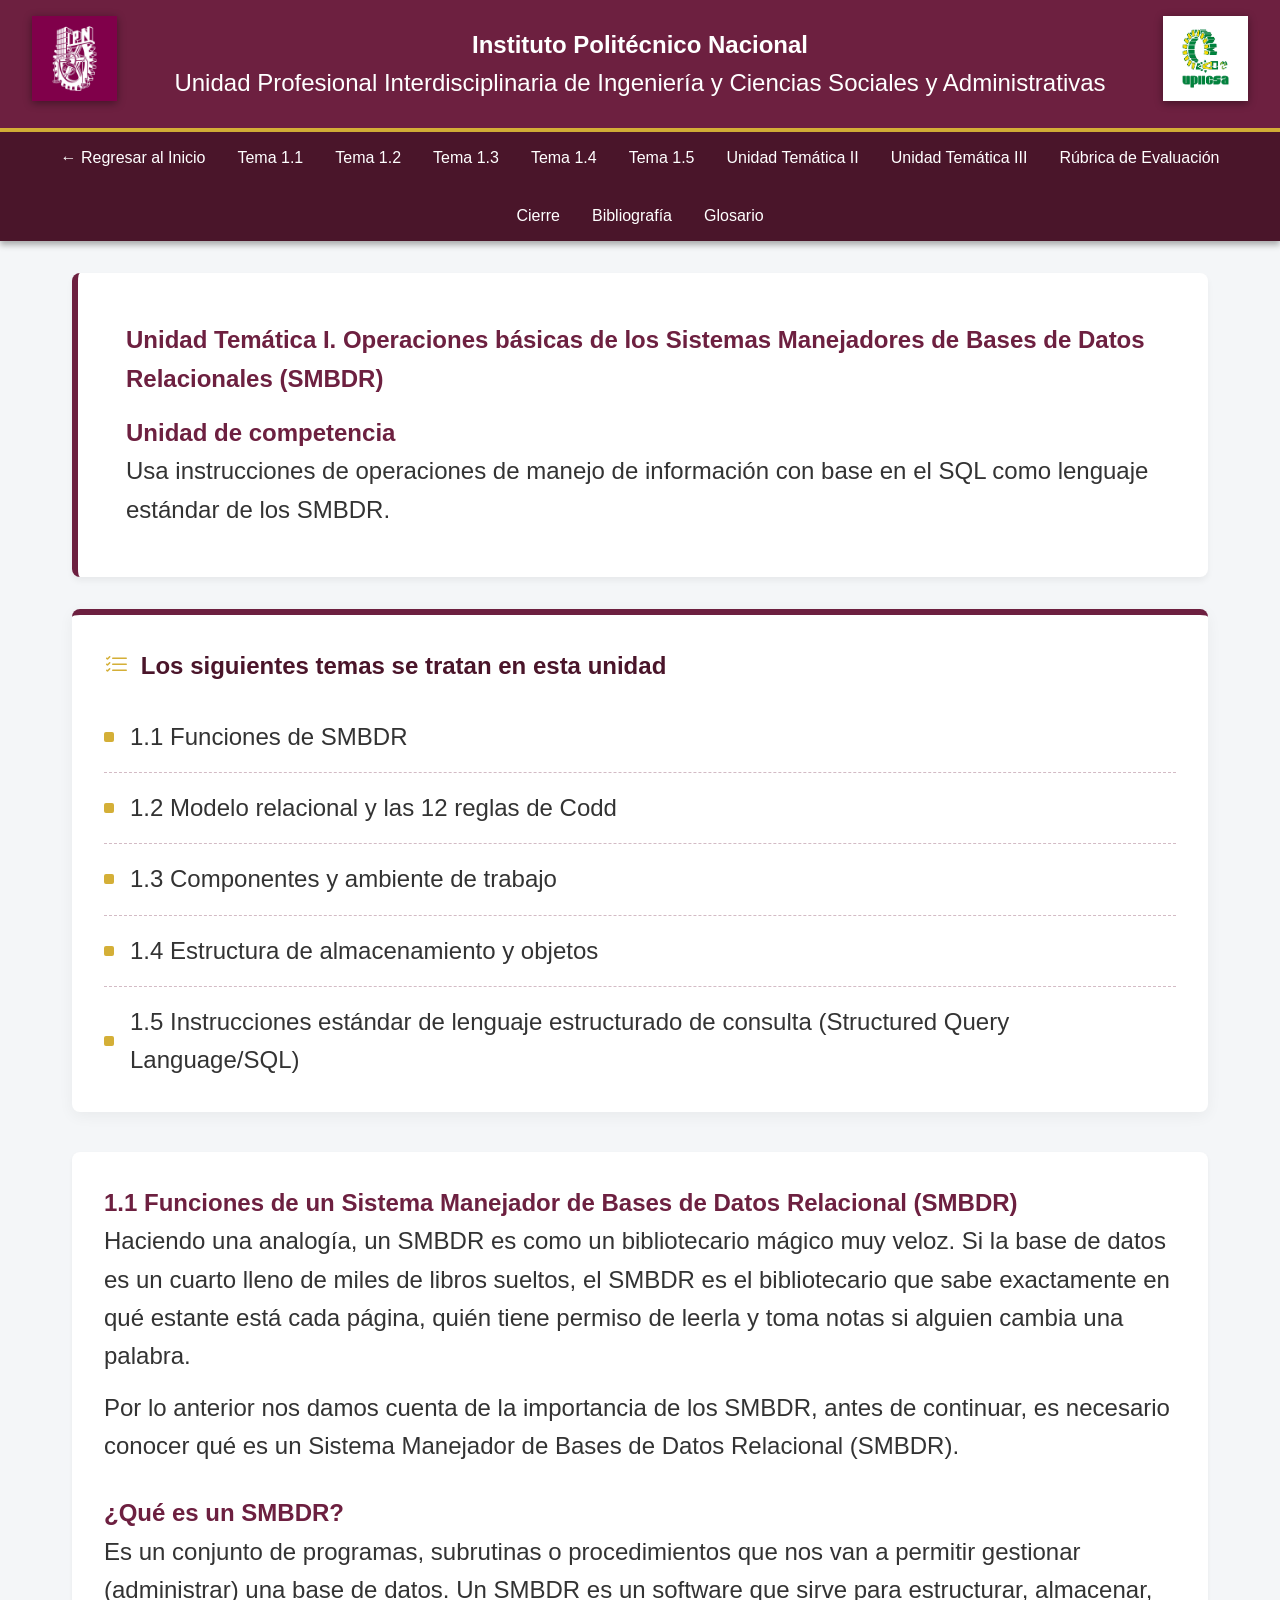
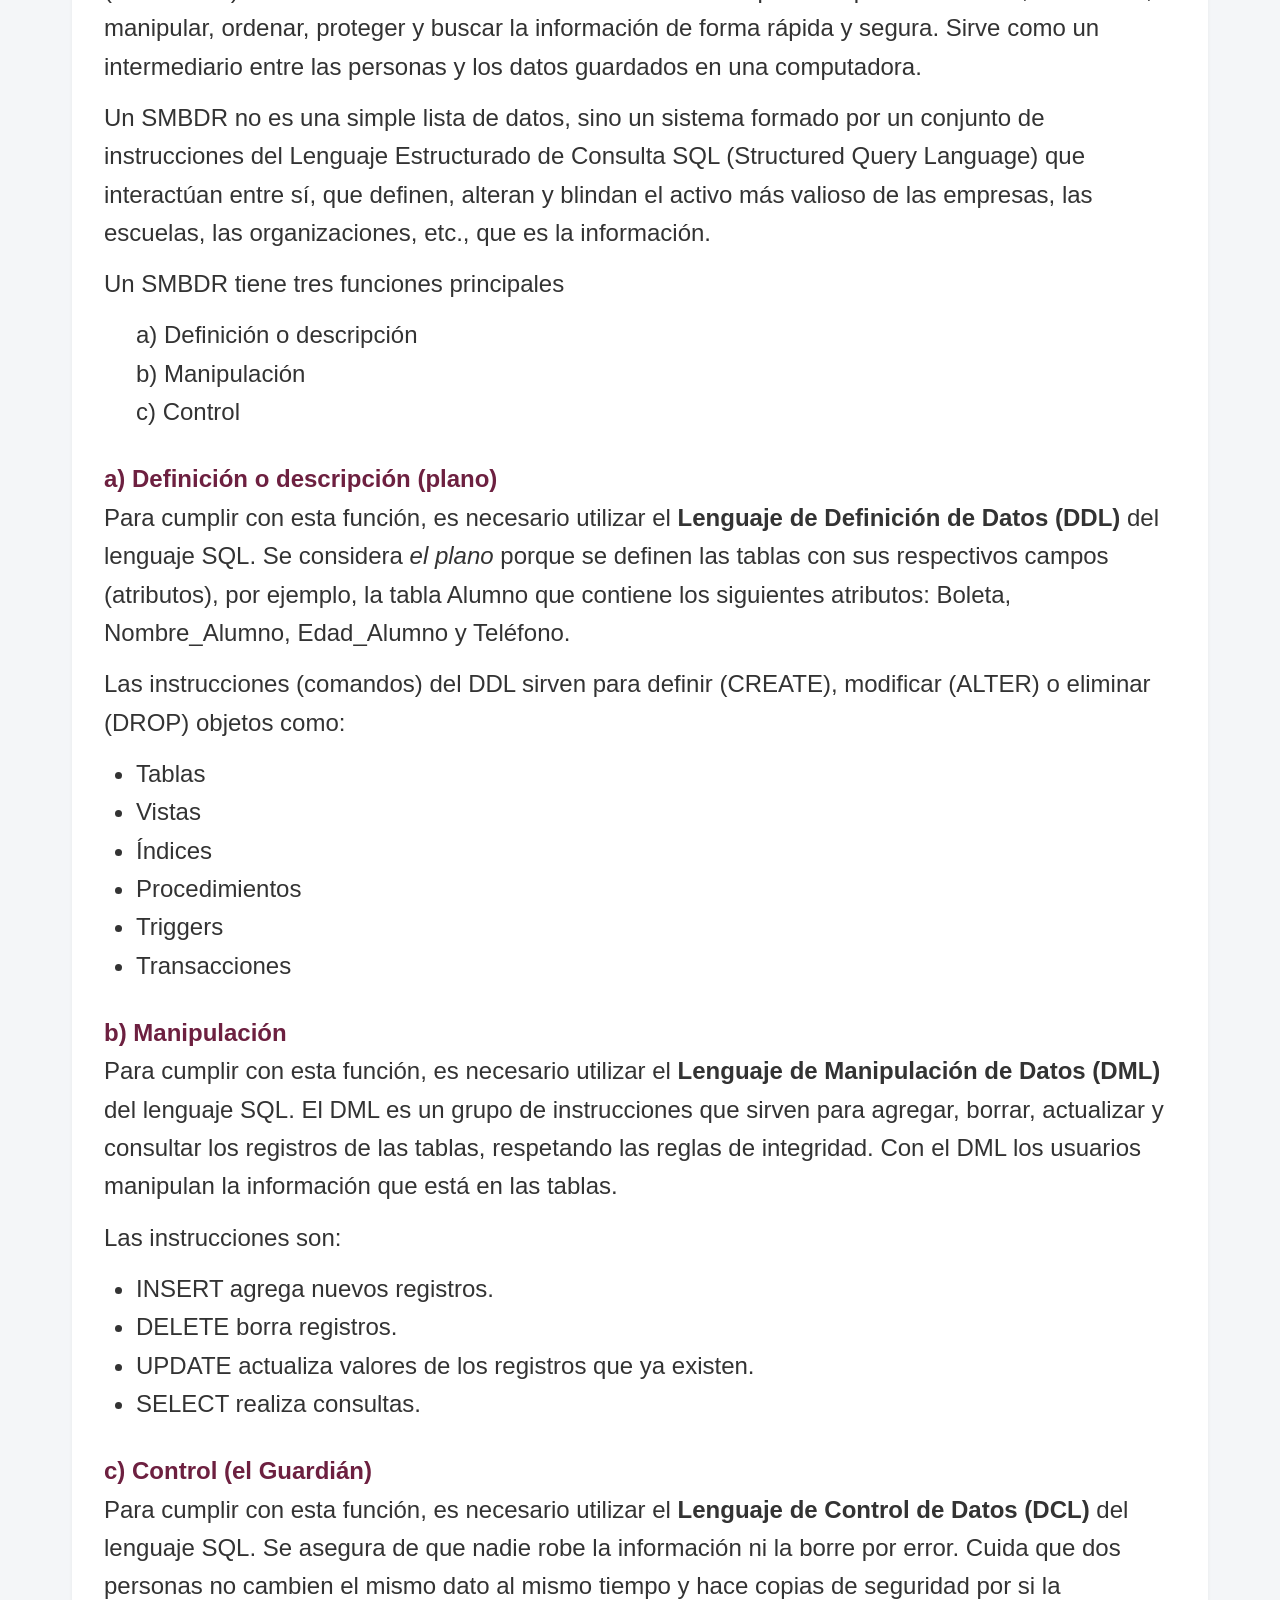
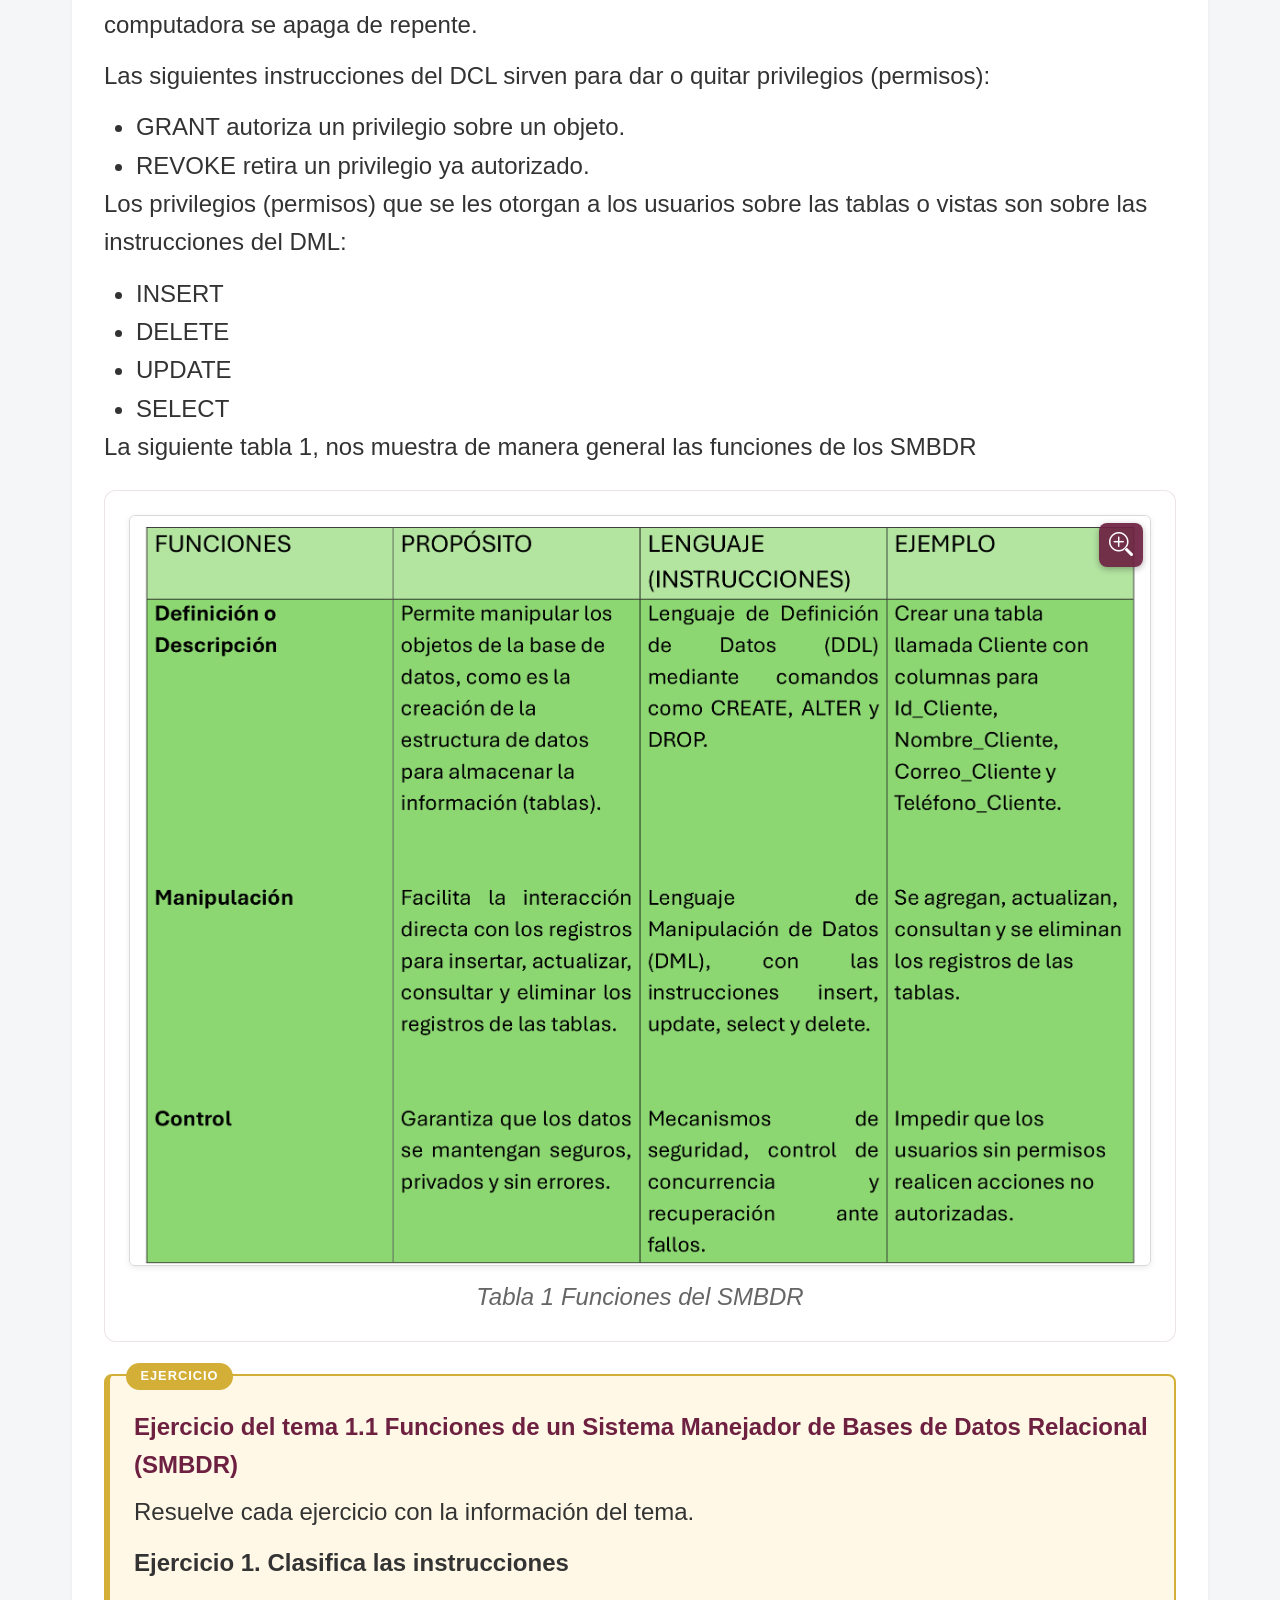
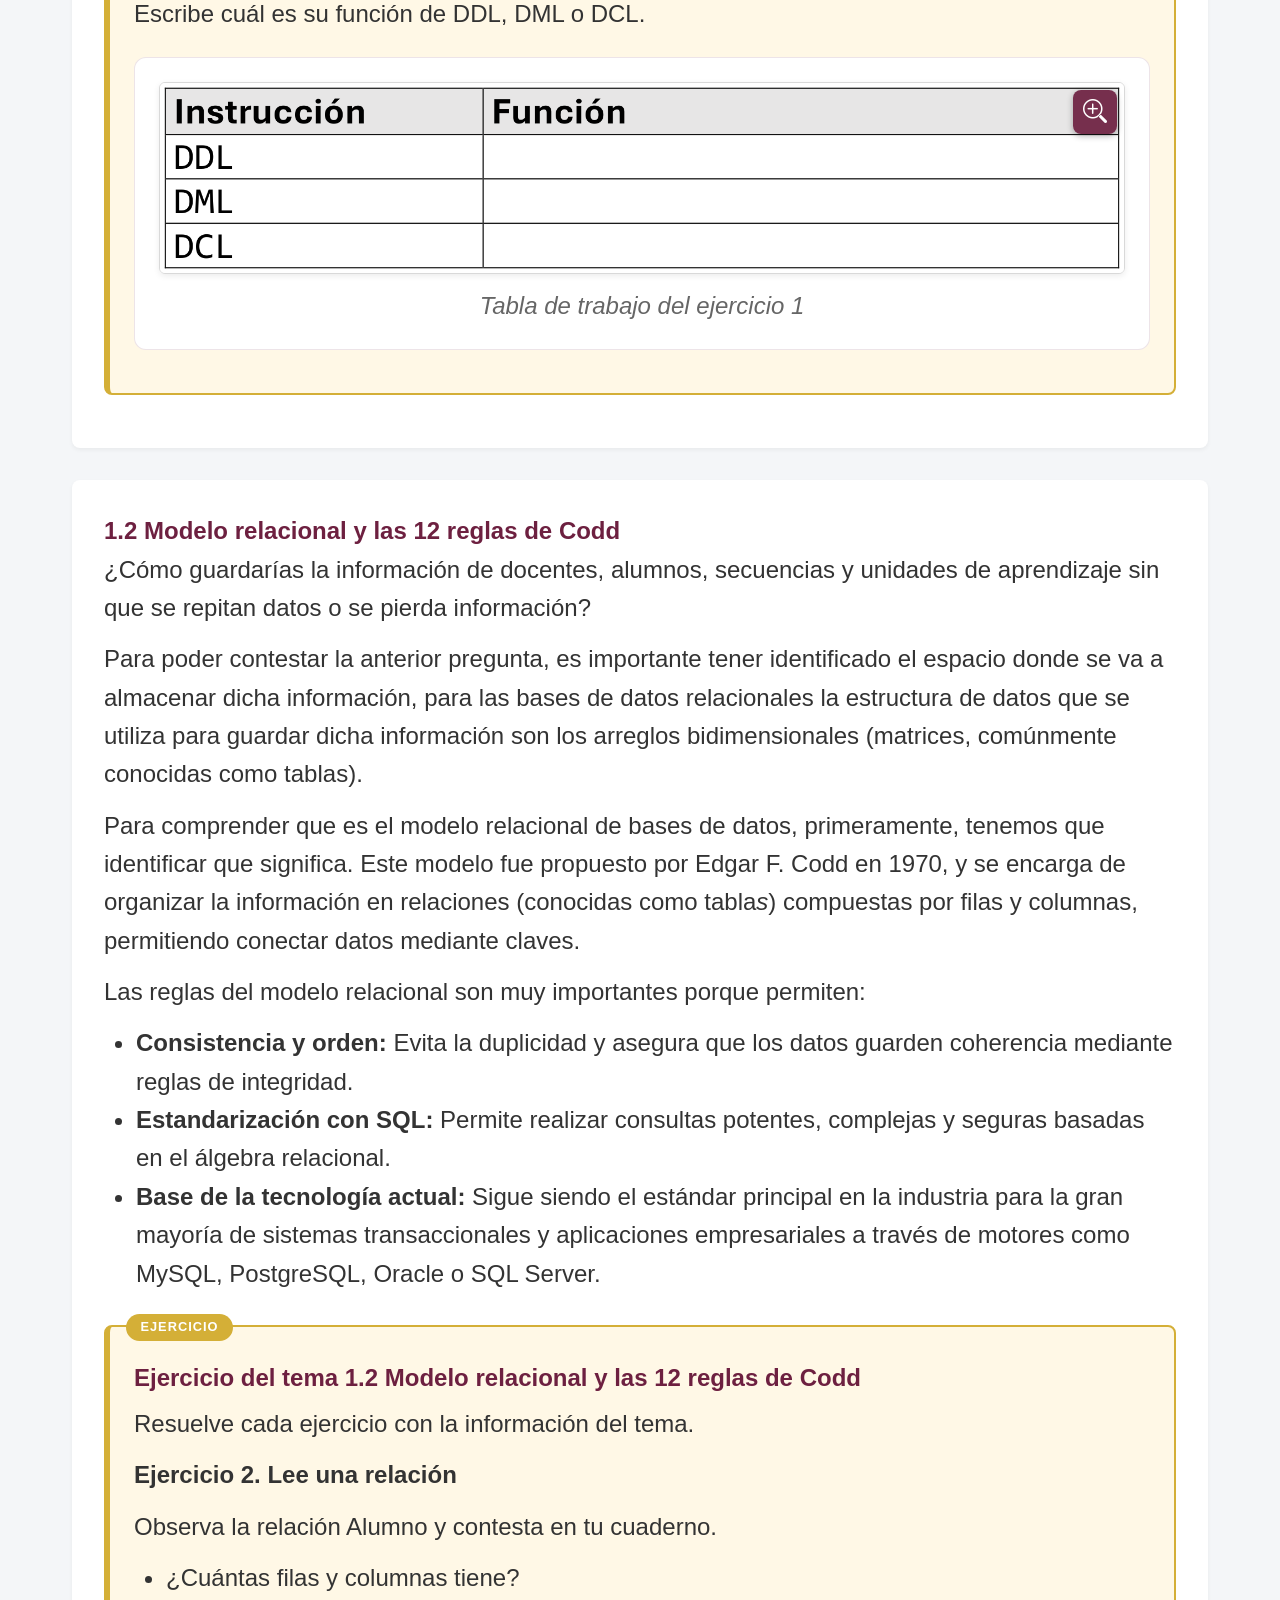
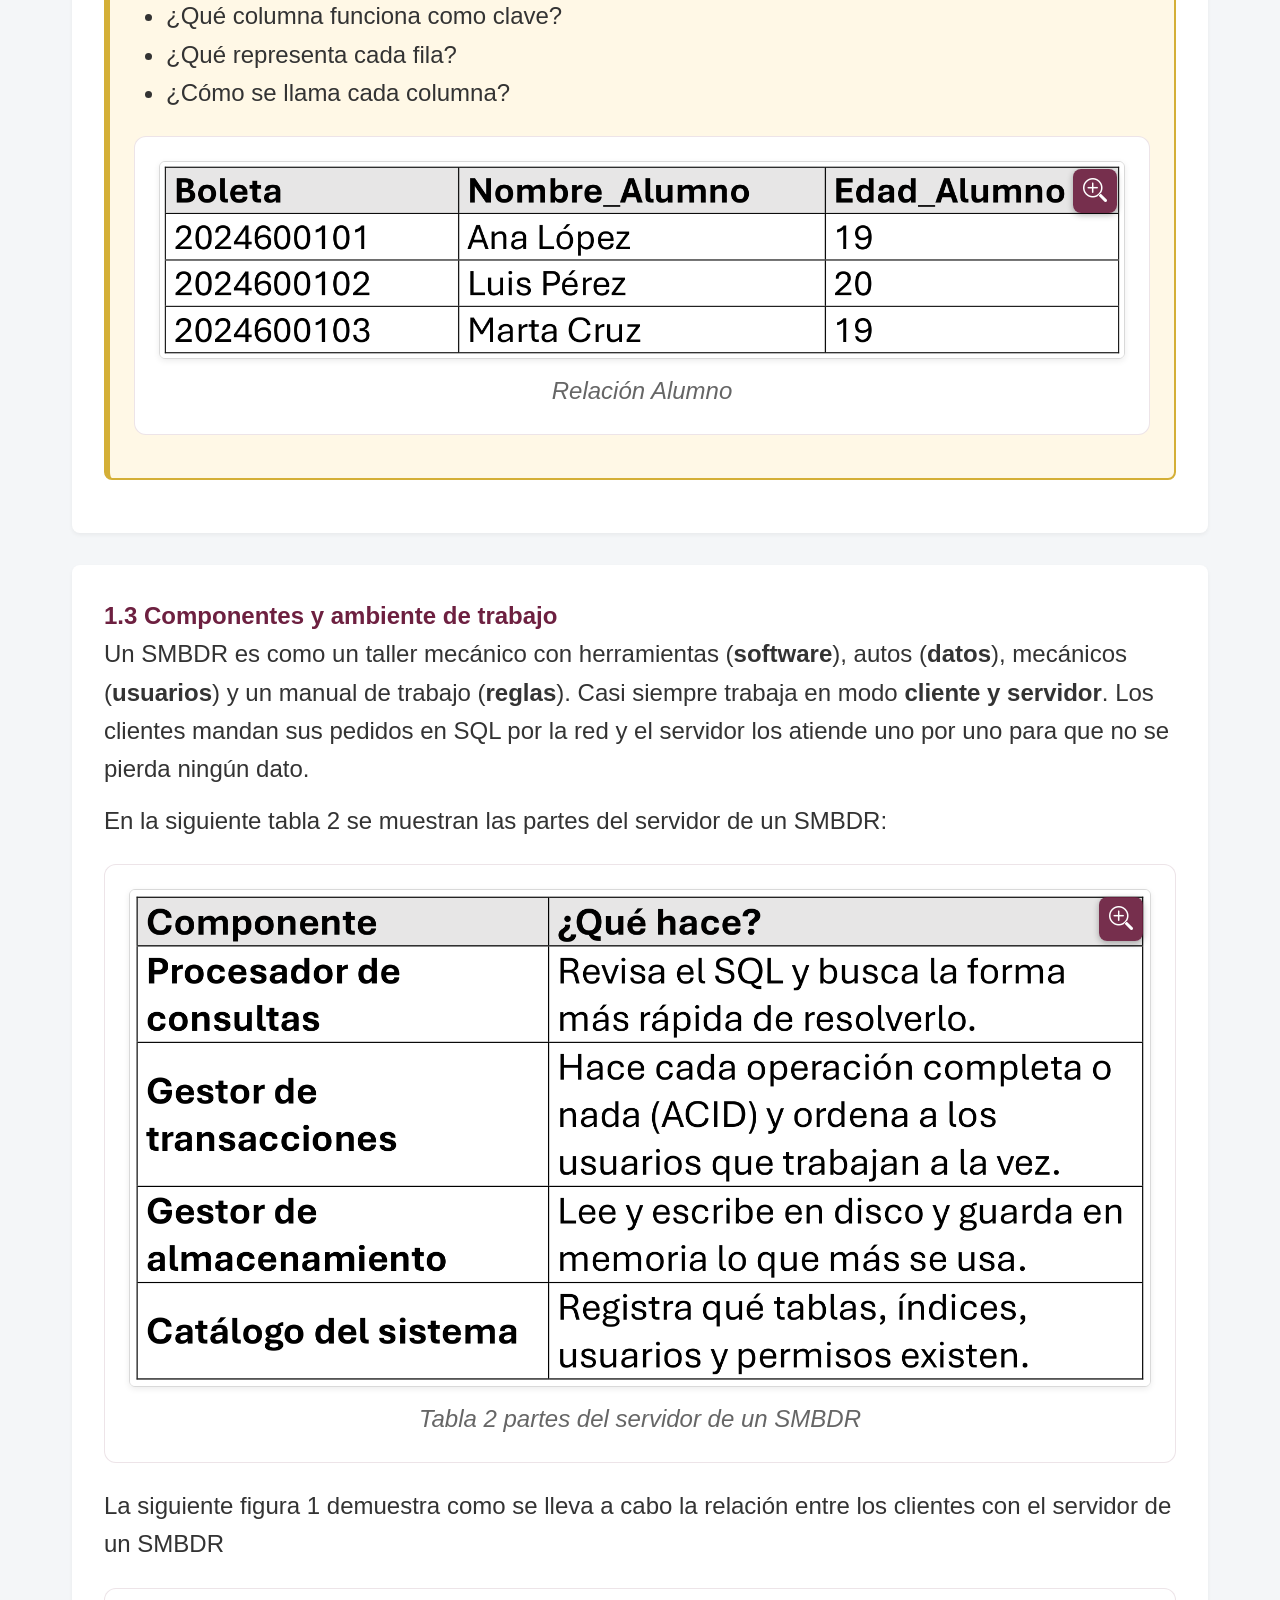
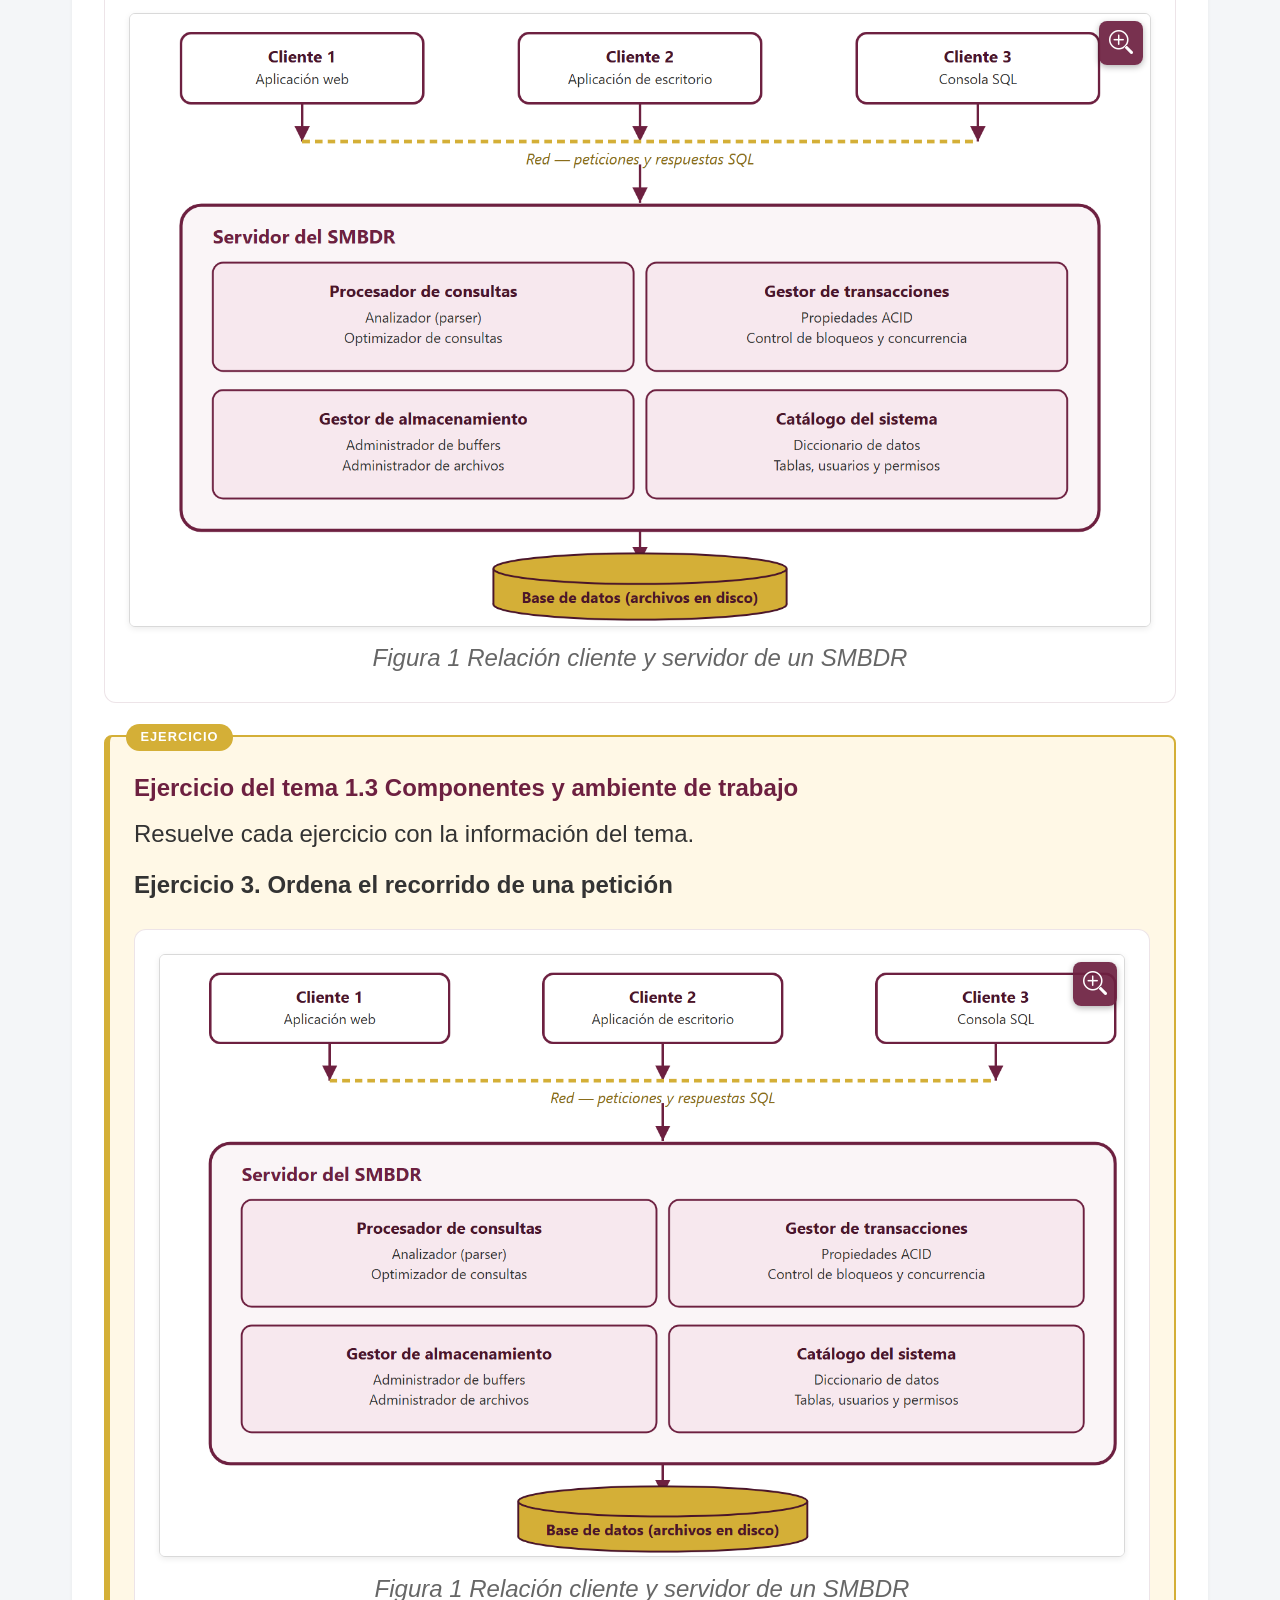
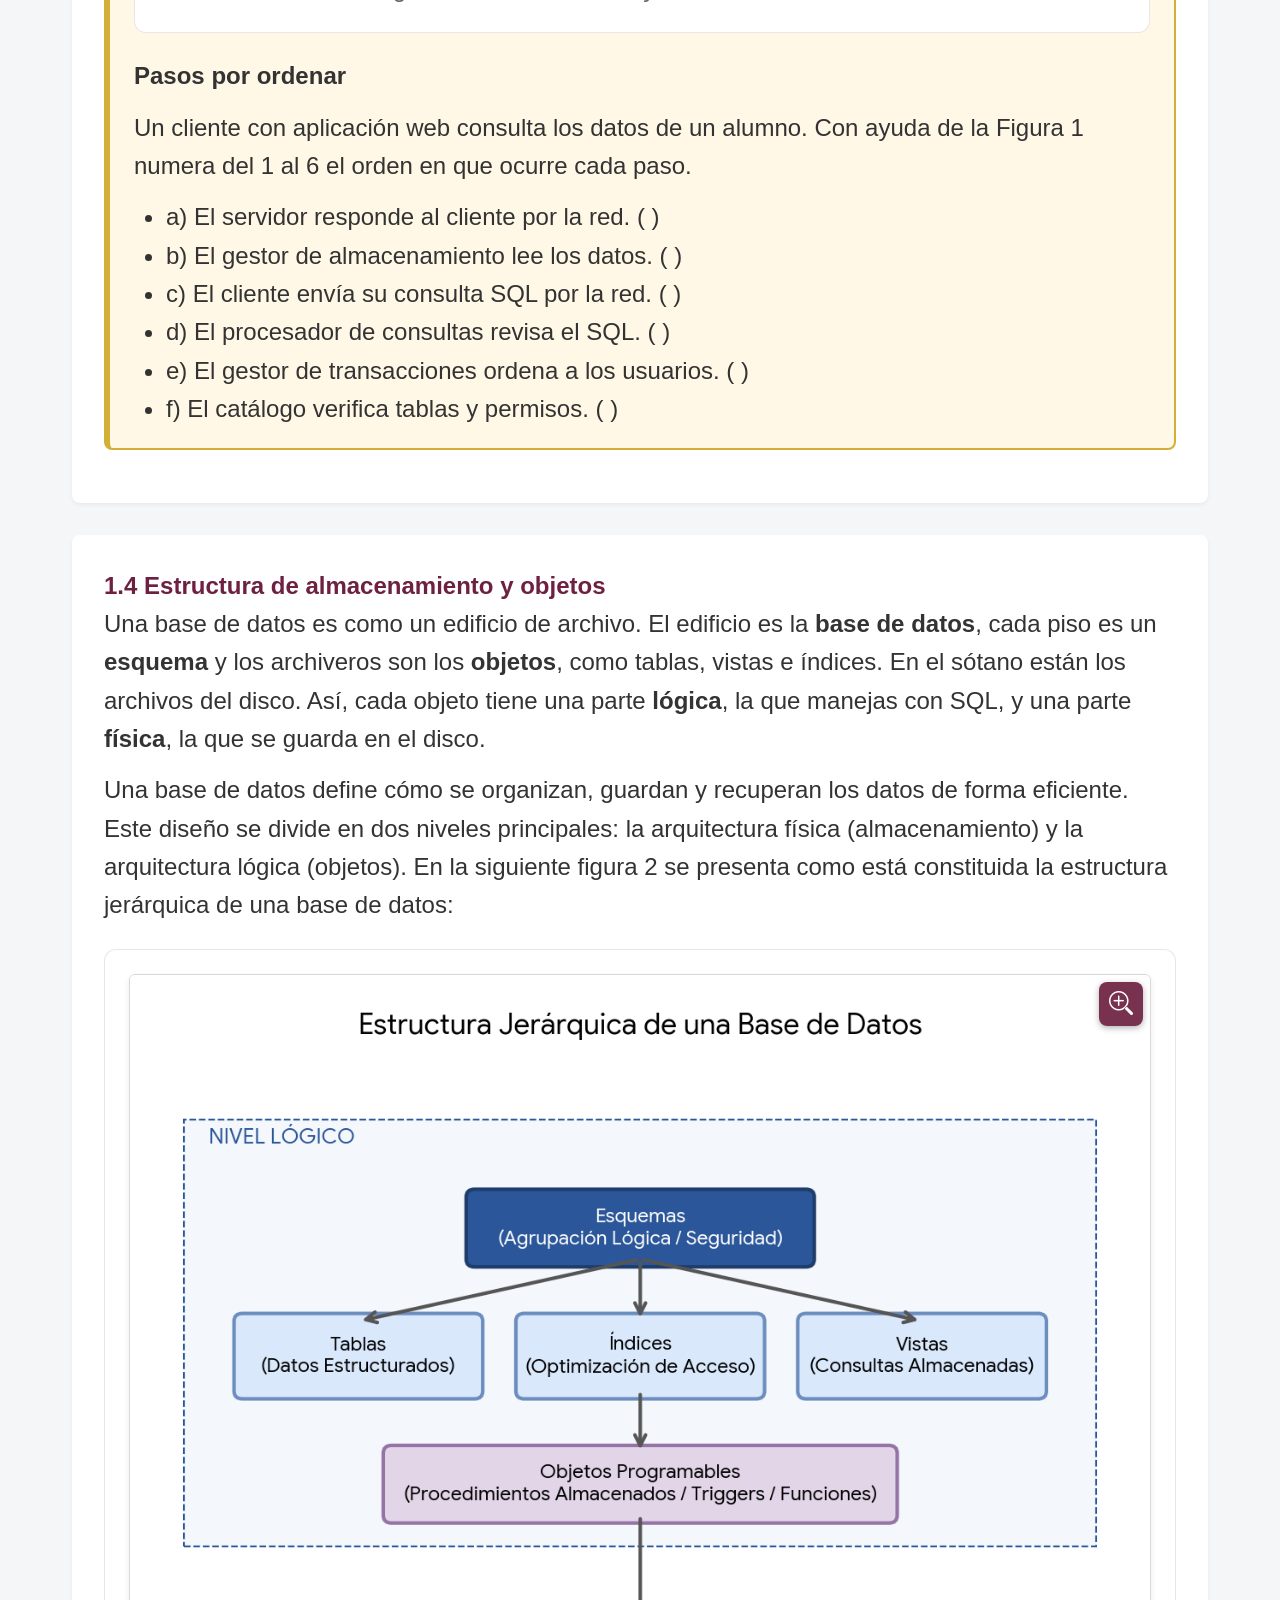
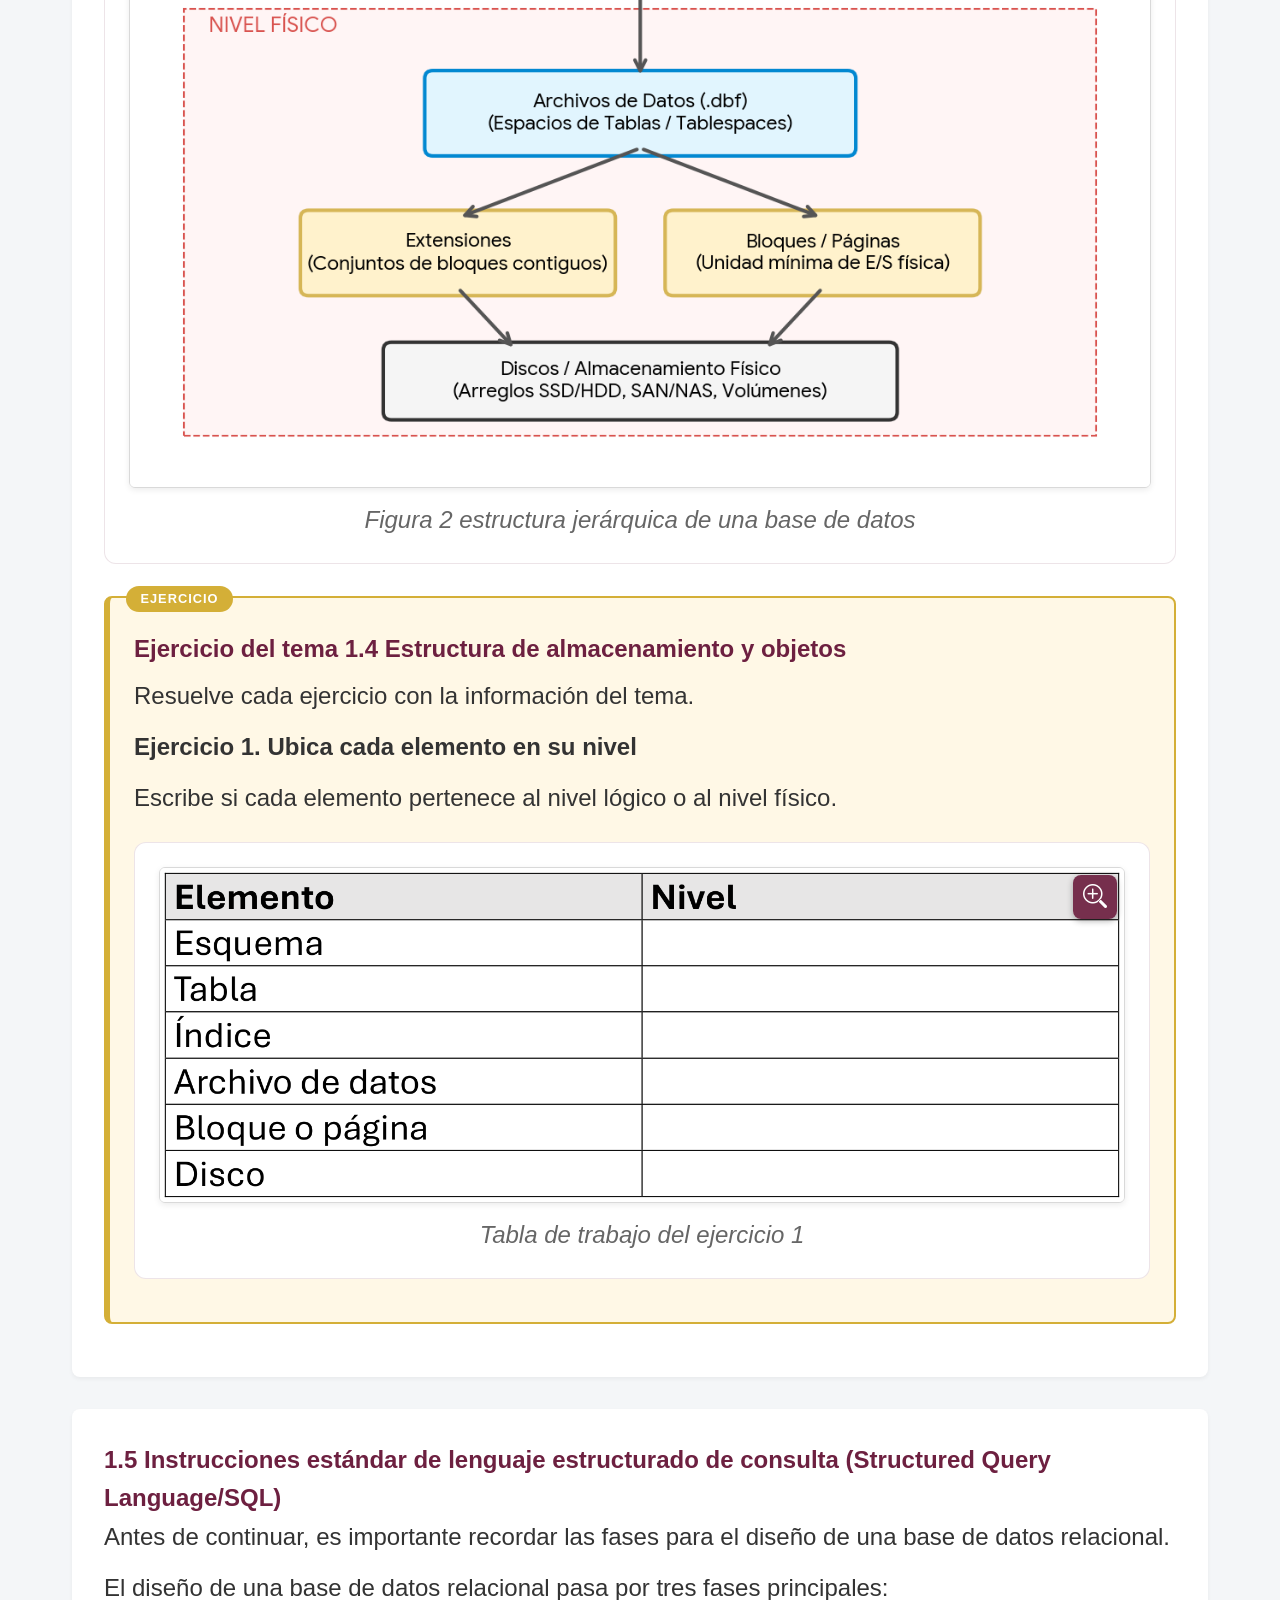
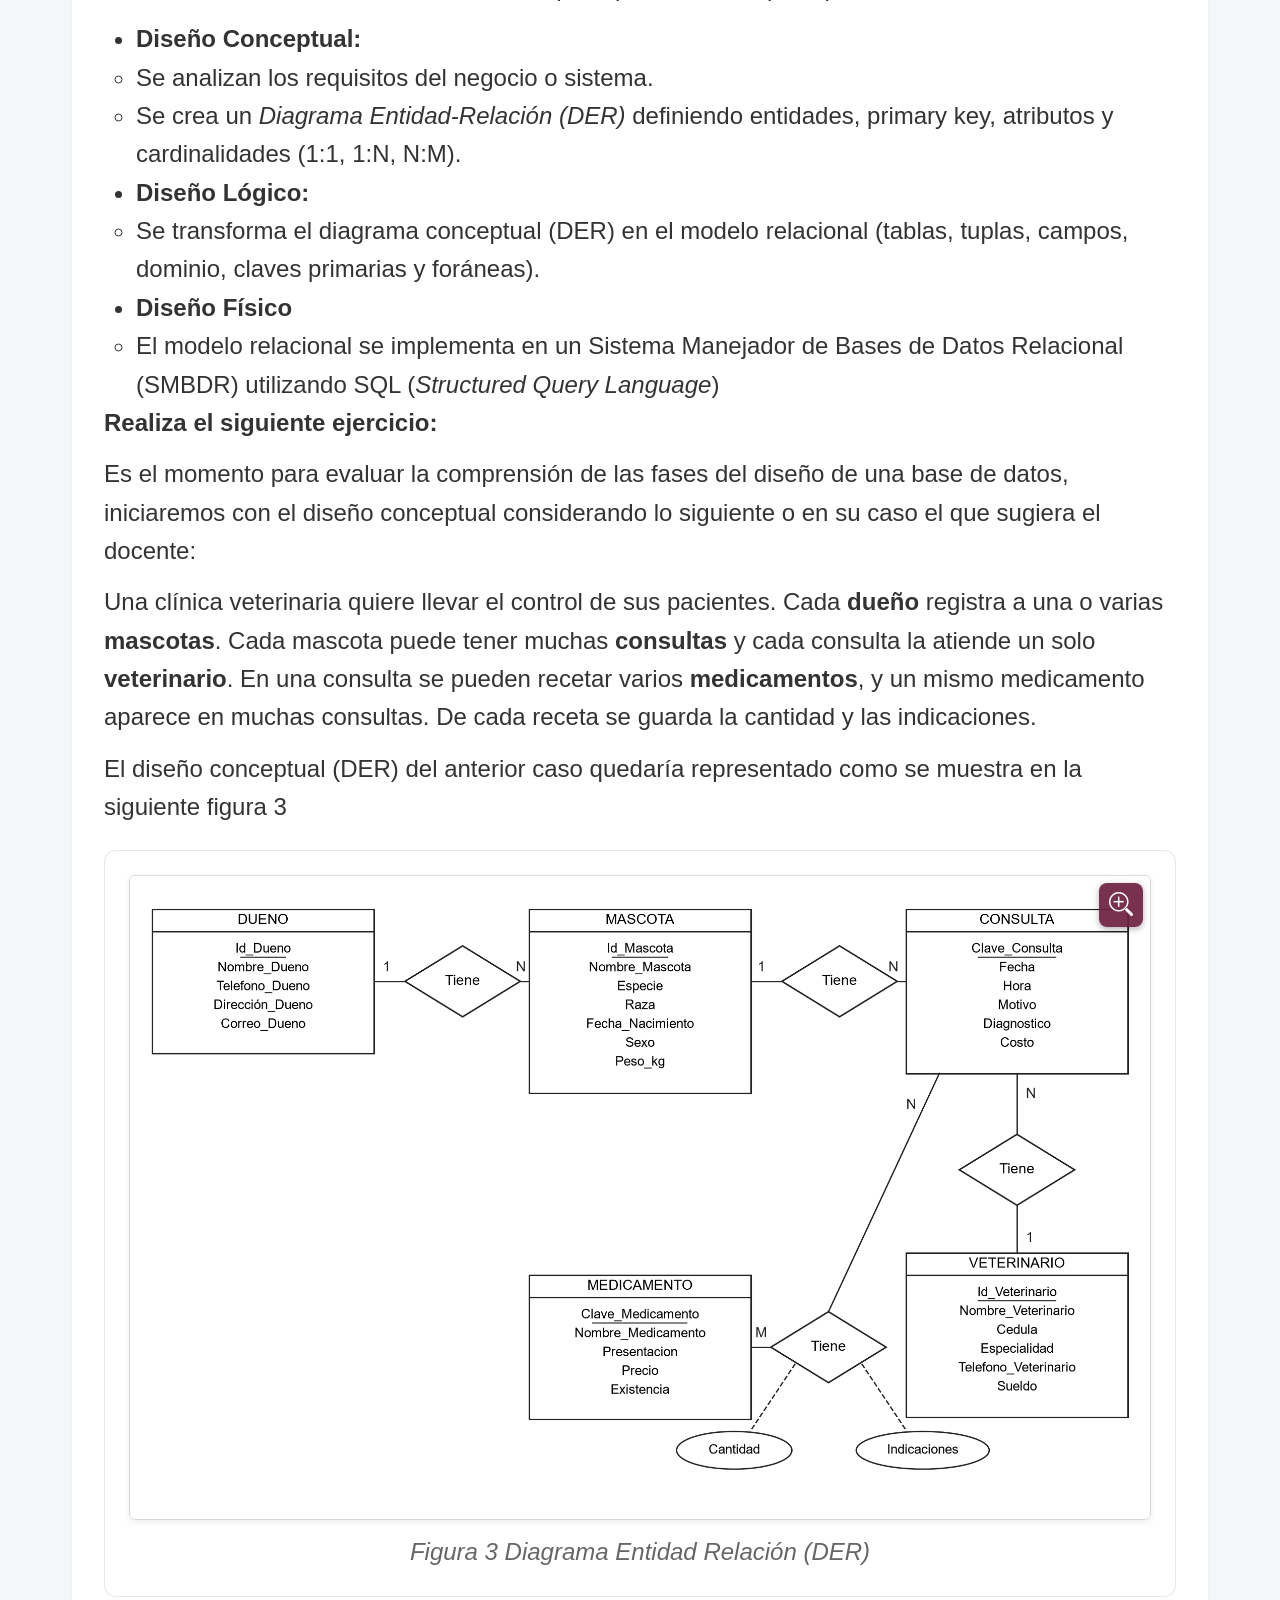
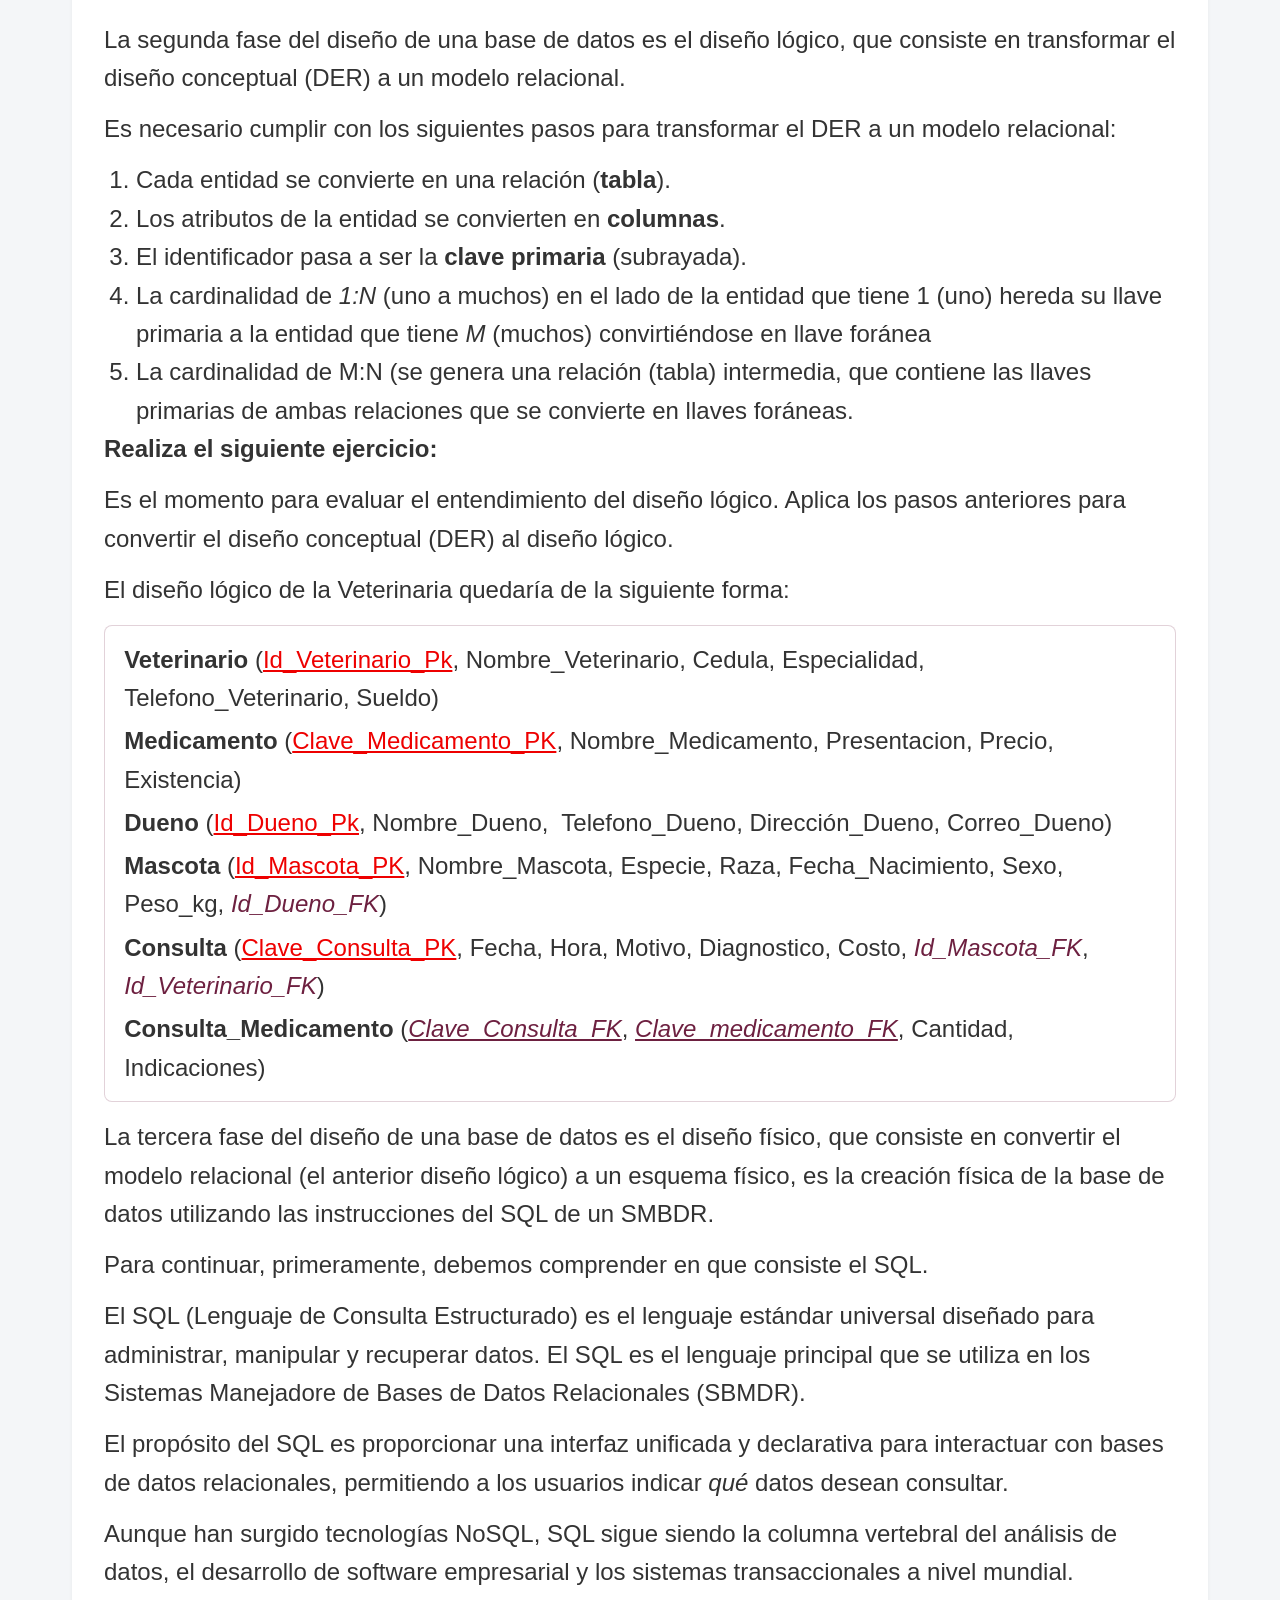
<file: paginas/unidad1.html>
<!DOCTYPE html>
<html lang="es">
<head>
    <meta charset="UTF-8">
    <meta name="viewport" content="width=device-width, initial-scale=1.0">
    <title>Unidad I - Operaciones básicas de los Sistemas Manejadores de Bases de Datos Relacionales (SMBDR) | IPN</title>
    <!-- Usamos el mismo archivo CSS de la página principal -->
    <link rel="stylesheet" href="../css/style.css">
    <link rel="preconnect" href="https://fonts.googleapis.com">
    <link rel="preconnect" href="https://fonts.gstatic.com" crossorigin>
    <link href="https://fonts.googleapis.com/css2?family=Merriweather:wght@700;900&display=swap" rel="stylesheet">
    <link rel="stylesheet" href="https://cdn.jsdelivr.net/npm/bootstrap-icons@1.11.3/font/bootstrap-icons.min.css">
    <style>
        /* Botón para ver cada imagen en pantalla completa */
        .zoom-wrap { position: relative; display: inline-block; max-width: 100%; vertical-align: top; }
        .zoom-wrap img.captura { display: block; max-width: 100%; }
        .btn-zoom {
            position: absolute;
            top: 8px;
            right: 8px;
            width: 44px;
            height: 44px;
            padding: 0 !important;
            display: flex;
            align-items: center;
            justify-content: center;
            background: rgba(109, 32, 64, 0.92);
            color: #fff;
            border: none;
            border-radius: 8px;
            cursor: pointer;
            font-size: 22px !important;
            box-shadow: 0 2px 6px rgba(0,0,0,0.3);
        }
        .btn-zoom:hover { background: var(--guinda-oscuro); }
        .btn-zoom:focus-visible { outline: 3px solid #D4AF37; outline-offset: 2px; }
        .zoom-salir {
            font-family: Aptos, 'Segoe UI', Tahoma, Geneva, Verdana, sans-serif;
            font-size: 24px;
            background: var(--guinda);
            color: #fff;
            border: none;
            border-radius: 8px;
            padding: 0.3rem 1rem;
            cursor: pointer;
        }
        .zoom-salir:hover { background: var(--guinda-oscuro); }
        .zoom-salir:focus-visible { outline: 3px solid #D4AF37; outline-offset: 2px; }
        main img.captura { cursor: zoom-in; }
        .zoom-overlay {
            position: fixed;
            inset: 0;
            z-index: 10000;
            background: rgba(0, 0, 0, 0.92);
            display: none;
            align-items: center;
            justify-content: center;
        }
        .zoom-overlay.abierto { display: flex; }
        .zoom-overlay img {
            width: 96vw;
            height: 88vh;
            object-fit: contain;
            background: #fff;
            border-radius: 6px;
        }
        .zoom-salir { position: absolute; top: 12px; right: 16px; }
    </style>
</head>
<body>

    <header>
        <div class="logo">
            <img src="../pictures/logoIPN.jpg" alt="Escudo IPN">
        </div>

        <div class="titulos-encabezado">
            <h1>Instituto Politécnico Nacional</h1>
            <div class="subtitle">Unidad Profesional Interdisciplinaria de Ingeniería y Ciencias Sociales y Administrativas</div>
        </div>

        <div class="logo">
            <img src="../pictures/logoUPIICSA.png" alt="Escudo UPIICSA">
        </div>
    </header>

    <nav>
        <input type="checkbox" id="menu-toggle" class="menu-toggle">
        <label for="menu-toggle" class="menu-boton">☰ Menú de Navegación</label>

        <ul>
            <!-- Este enlace te regresa a la página principal -->
            <li><a href="../index.html">&larr; Regresar al Inicio</a></li>
            <li><a href="#tema1">Tema 1.1</a></li>
            <li><a href="#tema2">Tema 1.2</a></li>
            <li><a href="#tema3">Tema 1.3</a></li>
            <li><a href="#tema4">Tema 1.4</a></li>
            <li><a href="#tema5">Tema 1.5</a></li>
            <li><a href="unidad2.html">Unidad Temática II</a></li>
            <li><a href="unidad3.html">Unidad Temática III</a></li>
            <li><a href="rubrica.html">Rúbrica de Evaluación</a></li>
            <li><a href="cierre.html">Cierre</a></li>
            <li><a href="bibliografia.html">Bibliografía</a></li>
            <li><a href="glosario.html">Glosario</a></li>
        </ul>
    </nav>

    <main>
        <section class="hero">
            <h2 class="titulo-seccion">Unidad Temática I. Operaciones básicas de los Sistemas Manejadores de Bases de Datos Relacionales (SMBDR)</h2>
            <h3 style="color: var(--guinda);">Unidad de competencia</h3>
            <p>Usa instrucciones de operaciones de manejo de información con base en el SQL como lenguaje estándar de los SMBDR.</p>
        </section>

        <section class="temario-card">
            <h3 class="temario-titulo">
                <span class="icono-temario"><i class="bi bi-list-check"></i></span> Los siguientes temas se tratan en esta unidad
            </h3>
            <ul class="temario-lista">
                <li><a href="#tema1">1.1 Funciones de SMBDR</a></li>
                <li><a href="#tema2">1.2 Modelo relacional y las 12 reglas de Codd</a></li>
                <li><a href="#tema3">1.3 Componentes y ambiente de trabajo</a></li>
                <li><a href="#tema4">1.4 Estructura de almacenamiento y objetos</a></li>
                <li><a href="#tema5">1.5 Instrucciones estándar de lenguaje estructurado de consulta (Structured Query Language/SQL)</a></li>
            </ul>
        </section>

        <section id="tema1" style="background: var(--blanco); padding: 2rem; border-radius: 8px; margin-bottom: 2rem; box-shadow: 0 2px 4px rgba(0,0,0,0.05);">
            <h3 style="color: var(--guinda);">1.1 Funciones de un Sistema Manejador de Bases de Datos Relacional (SMBDR)</h3>
            <p class="subtema-texto">Haciendo una analogía, un SMBDR es como un bibliotecario mágico muy veloz. Si la base de datos es un cuarto lleno de miles de libros sueltos, el SMBDR es el bibliotecario que sabe exactamente en qué estante está cada página, quién tiene permiso de leerla y toma notas si alguien cambia una palabra.</p>
            <p class="subtema-texto">Por lo anterior nos damos cuenta de la importancia de los SMBDR, antes de continuar, es necesario conocer qué es un Sistema Manejador de Bases de Datos Relacional (SMBDR).</p>
            <h4 style="color: var(--guinda); margin-top: 1.8rem;">¿Qué es un SMBDR?</h4>
            <p class="subtema-texto">Es un conjunto de programas, subrutinas o procedimientos que nos van a permitir gestionar (administrar) una base de datos. Un SMBDR es un software que sirve para estructurar, almacenar, manipular, ordenar, proteger y buscar la información de forma rápida y segura. Sirve como un intermediario entre las personas y los datos guardados en una computadora.</p>
            <p class="subtema-texto">Un SMBDR no es una simple lista de datos, sino un sistema formado por un conjunto de instrucciones del Lenguaje Estructurado de Consulta SQL (Structured Query Language) que interactúan entre sí, que definen, alteran y blindan el activo más valioso de las empresas, las escuelas, las organizaciones, etc., que es la información.</p>
            <p class="subtema-texto">Un SMBDR tiene tres funciones principales</p>
            <ul style="list-style: none; margin-left: 2rem;">
                <li>a) Definición o descripción</li>
                <li>b) Manipulación</li>
                <li>c) Control</li>
            </ul>
            <h4 style="color: var(--guinda); margin-top: 1.8rem;">a) Definición o descripción (plano)</h4>
            <p class="subtema-texto">Para cumplir con esta función, es necesario utilizar el <strong>Lenguaje de Definición de Datos (DDL)</strong> del lenguaje SQL. Se considera <em>el plano</em> porque se definen las tablas con sus respectivos campos (atributos), por ejemplo, la tabla Alumno que contiene los siguientes atributos: Boleta, Nombre_Alumno, Edad_Alumno y Teléfono.</p>
            <p class="subtema-texto">Las instrucciones (comandos) del DDL sirven para definir (CREATE), modificar (ALTER) o eliminar (DROP) objetos como:</p>
            <ul style="margin-left: 2rem;">
                <li>Tablas</li>
                <li>Vistas</li>
                <li>Índices</li>
                <li>Procedimientos</li>
                <li>Triggers</li>
                <li>Transacciones</li>
            </ul>
            <h4 style="color: var(--guinda); margin-top: 1.8rem;">b) Manipulación</h4>
            <p class="subtema-texto">Para cumplir con esta función, es necesario utilizar el <strong>Lenguaje de Manipulación de Datos (DML)</strong> del lenguaje SQL. El DML es un grupo de instrucciones que sirven para agregar, borrar, actualizar y consultar los registros de las tablas, respetando las reglas de integridad. Con el DML los usuarios manipulan la información que está en las tablas.</p>
            <p class="subtema-texto">Las instrucciones son:</p>
            <ul style="margin-left: 2rem;">
                <li>INSERT agrega nuevos registros.</li>
                <li>DELETE borra registros.</li>
                <li>UPDATE actualiza valores de los registros que ya existen.</li>
                <li>SELECT realiza consultas.</li>
            </ul>
            <h4 style="color: var(--guinda); margin-top: 1.8rem;">c) Control (el Guardián)</h4>
            <p class="subtema-texto">Para cumplir con esta función, es necesario utilizar el <strong>Lenguaje de Control de Datos (DCL)</strong> del lenguaje SQL. Se asegura de que nadie robe la información ni la borre por error. Cuida que dos personas no cambien el mismo dato al mismo tiempo y hace copias de seguridad por si la computadora se apaga de repente.</p>
            <p class="subtema-texto">Las siguientes instrucciones del DCL sirven para dar o quitar privilegios (permisos):</p>
            <ul style="margin-left: 2rem;">
                <li>GRANT autoriza un privilegio sobre un objeto.</li>
                <li>REVOKE retira un privilegio ya autorizado.</li>
            </ul>
            <p class="subtema-texto">Los privilegios (permisos) que se les otorgan a los usuarios sobre las tablas o vistas son sobre las instrucciones del DML:</p>
            <ul style="margin-left: 2rem;">
                <li>INSERT</li>
                <li>DELETE</li>
                <li>UPDATE</li>
                <li>SELECT</li>
            </ul>
            <p class="subtema-texto">La siguiente tabla 1, nos muestra de manera general las funciones de los SMBDR</p>
            <div class="diagrama-container">
                <img class="captura" src="../pictures/unidad1/tabla_1_funciones_smbdr.png" alt="Tabla 1 Funciones del SMBDR">
                <p class="diagrama-caption">Tabla 1 Funciones del SMBDR</p>
            </div>

            <div class="caja-ejercicio caja-ejercicio-unidad">
                <h4 style="color: var(--guinda);">Ejercicio del tema 1.1 Funciones de un Sistema Manejador de Bases de Datos Relacional (SMBDR)</h4>
                <p class="subtema-texto">Resuelve cada ejercicio con la información del tema.</p>
                <p class="subtema-texto"><strong>Ejercicio 1. Clasifica las instrucciones</strong></p>
                <p class="subtema-texto">Escribe cuál es su función de DDL, DML o DCL.</p>
                <div class="diagrama-container">
                    <img class="captura" src="../pictures/unidad1/ejercicios/ej_1_1_trabajo.png" alt="Tabla de trabajo del ejercicio 1">
                    <p class="diagrama-caption">Tabla de trabajo del ejercicio 1</p>
                </div>
            </div>


        

        </section>

        <section id="tema2" style="background: var(--blanco); padding: 2rem; border-radius: 8px; margin-bottom: 2rem; box-shadow: 0 2px 4px rgba(0,0,0,0.05);">
            <h3 style="color: var(--guinda);">1.2 Modelo relacional y las 12 reglas de Codd</h3>
            <p class="subtema-texto">¿Cómo guardarías la información de docentes, alumnos, secuencias y unidades de aprendizaje sin que se repitan datos o se pierda información?</p>
            <p class="subtema-texto">Para poder contestar la anterior pregunta, es importante tener identificado el espacio donde se va a almacenar dicha información, para las bases de datos relacionales la estructura de datos que se utiliza para guardar dicha información son los arreglos bidimensionales (matrices, comúnmente conocidas como tablas).</p>
            <p class="subtema-texto">Para comprender que es el modelo relacional de bases de datos, primeramente, tenemos que identificar que significa. Este modelo fue propuesto por Edgar F. Codd en 1970, y se encarga de organizar la información en relaciones (conocidas como tabla<em>s</em>) compuestas por filas y columnas, permitiendo conectar datos mediante claves.</p>
            <p class="subtema-texto">Las reglas del modelo relacional son muy importantes porque permiten:</p>
            <ul style="margin-left: 2rem;">
                <li><strong>Consistencia y orden:</strong> Evita la duplicidad y asegura que los datos guarden coherencia mediante reglas de integridad.</li>
                <li><strong>Estandarización con SQL:</strong> Permite realizar consultas potentes, complejas y seguras basadas en el álgebra relacional.</li>
                <li><strong>Base de la tecnología actual:</strong> Sigue siendo el estándar principal en la industria para la gran mayoría de sistemas transaccionales y aplicaciones empresariales a través de motores como MySQL, PostgreSQL, Oracle o SQL Server.</li>
            </ul>

            <div class="caja-ejercicio caja-ejercicio-unidad">
                <h4 style="color: var(--guinda);">Ejercicio del tema 1.2 Modelo relacional y las 12 reglas de Codd</h4>
                <p class="subtema-texto">Resuelve cada ejercicio con la información del tema.</p>
                <p class="subtema-texto"><strong>Ejercicio 2. Lee una relación</strong></p>
                <p class="subtema-texto">Observa la relación Alumno y contesta en tu cuaderno.</p>
                <ul style="margin-left: 2rem;">
                    <li>¿Cuántas filas y columnas tiene?</li>
                    <li>¿Qué columna funciona como clave?</li>
                    <li>¿Qué representa cada fila?</li>
                    <li>¿Cómo se llama cada columna?</li>
                </ul>
                <div class="diagrama-container">
                    <img class="captura" src="../pictures/unidad1/ejercicios/ej_1_2_relacion.png" alt="Relación Alumno">
                    <p class="diagrama-caption">Relación Alumno</p>
                </div>
            </div>


        

        </section>

        <section id="tema3" style="background: var(--blanco); padding: 2rem; border-radius: 8px; margin-bottom: 2rem; box-shadow: 0 2px 4px rgba(0,0,0,0.05);">
            <h3 style="color: var(--guinda);">1.3 Componentes y ambiente de trabajo</h3>
            <p class="subtema-texto">Un SMBDR es como un taller mecánico con herramientas (<strong>software</strong>), autos (<strong>datos</strong>), mecánicos (<strong>usuarios</strong>) y un manual de trabajo (<strong>reglas</strong>). Casi siempre trabaja en modo <strong>cliente y servidor</strong>. Los clientes mandan sus pedidos en SQL por la red y el servidor los atiende uno por uno para que no se pierda ningún dato.</p>
            <p class="subtema-texto">En la siguiente tabla 2 se muestran las partes del servidor de un SMBDR:</p>
            <div class="diagrama-container">
                <img class="captura" src="../pictures/unidad1/tabla_2_servidor_smbdr.png" alt="Tabla 2 partes del servidor de un SMBDR">
                <p class="diagrama-caption">Tabla 2 partes del servidor de un SMBDR</p>
            </div>
            <p class="subtema-texto">La siguiente figura 1 demuestra como se lleva a cabo la relación entre los clientes con el servidor de un SMBDR</p>
            <div class="diagrama-container">
                <img class="captura" src="../pictures/unidad1/figura_1_cliente_servidor.png" alt="Figura 1 Relación cliente y servidor de un SMBDR">
                <p class="diagrama-caption">Figura 1 Relación cliente y servidor de un SMBDR</p>
            </div>

            <div class="caja-ejercicio caja-ejercicio-unidad">
                <h4 style="color: var(--guinda);">Ejercicio del tema 1.3 Componentes y ambiente de trabajo</h4>
                <p class="subtema-texto">Resuelve cada ejercicio con la información del tema.</p>
                <p class="subtema-texto"><strong>Ejercicio 3. Ordena el recorrido de una petición</strong></p>
                <div class="diagrama-container">
                    <img class="captura" src="../pictures/unidad1/ejercicios/ej_1_3_figura_1.png" alt="Figura 1 Relación cliente y servidor de un SMBDR">
                    <p class="diagrama-caption">Figura 1 Relación cliente y servidor de un SMBDR</p>
                </div>
                <p class="subtema-texto"><strong>Pasos por ordenar</strong></p>
                <p class="subtema-texto">Un cliente con aplicación web consulta los datos de un alumno. Con ayuda de la Figura 1 numera del 1 al 6 el orden en que ocurre cada paso.</p>
                <ul style="margin-left: 2rem;">
                    <li>a) El servidor responde al cliente por la red. ( )</li>
                    <li>b) El gestor de almacenamiento lee los datos. ( )</li>
                    <li>c) El cliente envía su consulta SQL por la red. ( )</li>
                    <li>d) El procesador de consultas revisa el SQL. ( )</li>
                    <li>e) El gestor de transacciones ordena a los usuarios. ( )</li>
                    <li>f) El catálogo verifica tablas y permisos. ( )</li>
                </ul>
            </div>


        

        </section>

        <section id="tema4" style="background: var(--blanco); padding: 2rem; border-radius: 8px; margin-bottom: 2rem; box-shadow: 0 2px 4px rgba(0,0,0,0.05);">
            <h3 style="color: var(--guinda);">1.4 Estructura de almacenamiento y objetos</h3>
            <p class="subtema-texto">Una base de datos es como un edificio de archivo. El edificio es la <strong>base de datos</strong>, cada piso es un <strong>esquema</strong> y los archiveros son los <strong>objetos</strong>, como tablas, vistas e índices. En el sótano están los archivos del disco. Así, cada objeto tiene una parte <strong>lógica</strong>, la que manejas con SQL, y una parte <strong>física</strong>, la que se guarda en el disco.</p>
            <p class="subtema-texto">Una base de datos define cómo se organizan, guardan y recuperan los datos de forma eficiente. Este diseño se divide en dos niveles principales: la arquitectura física (almacenamiento) y la arquitectura lógica (objetos). En la siguiente figura 2 se presenta como está constituida la estructura jerárquica de una base de datos:</p>
            <div class="diagrama-container">
                <img class="captura" src="../pictures/unidad1/figura_2_estructura_jerarquica.png" alt="Figura 2 estructura jerárquica de una base de datos">
                <p class="diagrama-caption">Figura 2 estructura jerárquica de una base de datos</p>
            </div>

            <div class="caja-ejercicio caja-ejercicio-unidad">
                <h4 style="color: var(--guinda);">Ejercicio del tema 1.4 Estructura de almacenamiento y objetos</h4>
                <p class="subtema-texto">Resuelve cada ejercicio con la información del tema.</p>
                <p class="subtema-texto"><strong>Ejercicio 1. Ubica cada elemento en su nivel</strong></p>
                <p class="subtema-texto">Escribe si cada elemento pertenece al nivel lógico o al nivel físico.</p>
                <div class="diagrama-container">
                    <img class="captura" src="../pictures/unidad1/ejercicios/ej_1_4_trabajo.png" alt="Tabla de trabajo del ejercicio 1">
                    <p class="diagrama-caption">Tabla de trabajo del ejercicio 1</p>
                </div>
            </div>


        

        </section>

        <section id="tema5" style="background: var(--blanco); padding: 2rem; border-radius: 8px; margin-bottom: 2rem; box-shadow: 0 2px 4px rgba(0,0,0,0.05);">
            <h3 style="color: var(--guinda);">1.5 Instrucciones estándar de lenguaje estructurado de consulta (Structured Query Language/SQL)</h3>
            <p class="subtema-texto">Antes de continuar, es importante recordar las fases para el diseño de una base de datos relacional.</p>
            <p class="subtema-texto">El diseño de una base de datos relacional pasa por tres fases principales:</p>
            <ul style="margin-left: 2rem;">
                <li><strong>Diseño Conceptual:</strong>
                    <ul>
                        <li>Se analizan los requisitos del negocio o sistema.</li>
                        <li>Se crea un <em>Diagrama Entidad-Relación (DER)</em> definiendo entidades, primary key, atributos y cardinalidades (1:1, 1:N, N:M).</li>
                    </ul>
                </li>
                <li><strong>Diseño Lógico:</strong>
                    <ul>
                        <li>Se transforma el diagrama conceptual (DER) en el modelo relacional (tablas, tuplas, campos, dominio, claves primarias y foráneas).</li>
                    </ul>
                </li>
                <li><strong>Diseño Físico</strong>
                    <ul>
                        <li>El modelo relacional se implementa en un Sistema Manejador de Bases de Datos Relacional (SMBDR) utilizando SQL (<em>Structured Query Language</em>)</li>
                    </ul>
                </li>
            </ul>
            <p class="subtema-texto"><strong>Realiza el siguiente ejercicio:</strong></p>
            <p class="subtema-texto">Es el momento para evaluar la comprensión de las fases del diseño de una base de datos, iniciaremos con el diseño conceptual considerando lo siguiente o en su caso el que sugiera el docente:</p>
            <p class="subtema-texto">Una clínica veterinaria quiere llevar el control de sus pacientes. Cada <strong>dueño</strong> registra a una o varias <strong>mascotas</strong>. Cada mascota puede tener muchas <strong>consultas</strong> y cada consulta la atiende un solo <strong>veterinario</strong>. En una consulta se pueden recetar varios <strong>medicamentos</strong>, y un mismo medicamento aparece en muchas consultas. De cada receta se guarda la cantidad y las indicaciones.</p>
            <p class="subtema-texto">El diseño conceptual (DER) del anterior caso quedaría representado como se muestra en la siguiente figura 3</p>
            <div class="diagrama-container">
                <img class="captura" src="../pictures/unidad1/figura_3_der.png" alt="Figura 3 Diagrama Entidad Relación (DER)">
                <p class="diagrama-caption">Figura 3 Diagrama Entidad Relación (DER)</p>
            </div>
            <p class="subtema-texto">La segunda fase del diseño de una base de datos es el diseño lógico, que consiste en transformar el diseño conceptual (DER) a un modelo relacional.</p>
            <p class="subtema-texto">Es necesario cumplir con los siguientes pasos para transformar el DER a un modelo relacional:</p>
            <ol style="margin-left: 2rem;">
                <li>Cada entidad se convierte en una relación (<strong>tabla</strong>).</li>
                <li>Los atributos de la entidad se convierten en <strong>columnas</strong>.</li>
                <li>El identificador pasa a ser la <strong>clave primaria</strong> (subrayada).</li>
                <li>La cardinalidad de <em>1:N</em> (uno a muchos) en el lado de la entidad que tiene 1 (uno) hereda su llave primaria a la entidad que tiene <em>M</em> (muchos) convirtiéndose en llave foránea</li>
                <li>La cardinalidad de M:N (se genera una relación (tabla) intermedia, que contiene las llaves primarias de ambas relaciones que se convierte en llaves foráneas.</li>
            </ol>
            <p class="subtema-texto"><strong>Realiza el siguiente ejercicio:</strong></p>
            <p class="subtema-texto">Es el momento para evaluar el entendimiento del diseño lógico. Aplica los pasos anteriores para convertir el diseño conceptual (DER) al diseño lógico.</p>
            <p class="subtema-texto">El diseño lógico de la Veterinaria quedaría de la siguiente forma:</p>
            <div class="modelo-relacional">
                <p><strong>Veterinario</strong> (<span style="color: #EE0000;"><u>Id_Veterinario_Pk</u></span>, Nombre_Veterinario, Cedula, Especialidad, Telefono_Veterinario, Sueldo)</p>
                <p><strong>Medicamento</strong> (<span style="color: #EE0000;"><u>Clave_Medicamento_PK</u></span>, Nombre_Medicamento, Presentacion, Precio, Existencia)</p>
                <p><strong>Dueno</strong> (<span style="color: #EE0000;"><u>Id_Dueno_Pk</u></span>, Nombre_Dueno,&nbsp; Telefono_Dueno, Dirección_Dueno, Correo_Dueno)</p>
                <p><strong>Mascota</strong> (<span style="color: #EE0000;"><u>Id_Mascota_PK</u></span>, Nombre_Mascota, Especie, Raza, Fecha_Nacimiento, Sexo, Peso_kg, <span style="color: #156082;"><em>Id_Dueno_FK</em></span>)</p>
                <p><strong>Consulta</strong> (<span style="color: #EE0000;"><u>Clave_Consulta_PK</u></span>, Fecha, Hora, Motivo, Diagnostico, Costo, <span style="color: #156082;"><em>Id_Mascota_FK</em></span>, <span style="color: #156082;"><em>Id_Veterinario_FK</em></span>)</p>
                <p><strong>Consulta_Medicamento</strong> (<span style="color: #156082;"><em><u>Clave_Consulta_FK</u></em></span>, <span style="color: #156082;"><em><u>Clave_medicamento_FK</u></em></span>, Cantidad, Indicaciones)</p>
            </div>
            <p class="subtema-texto">La tercera fase del diseño de una base de datos es el diseño físico, que consiste en convertir el modelo relacional (el anterior diseño lógico) a un esquema físico, es la creación física de la base de datos utilizando las instrucciones del SQL de un SMBDR.</p>
            <p class="subtema-texto">Para continuar, primeramente, debemos comprender en que consiste el SQL.</p>
            <p class="subtema-texto">El SQL (Lenguaje de Consulta Estructurado) es el lenguaje estándar universal diseñado para administrar, manipular y recuperar datos. El SQL es el lenguaje principal que se utiliza en los Sistemas Manejadore de Bases de Datos Relacionales (SBMDR).</p>
            <p class="subtema-texto">El propósito del SQL es proporcionar una interfaz unificada y declarativa para interactuar con bases de datos relacionales, permitiendo a los usuarios indicar <em>qué</em> datos desean consultar.</p>
            <p class="subtema-texto">Aunque han surgido tecnologías NoSQL, SQL sigue siendo la columna vertebral del análisis de datos, el desarrollo de software empresarial y los sistemas transaccionales a nivel mundial.</p>
            <p class="subtema-texto">El diseño de SQL es modular y se divide en tres sublenguajes específicos según la tarea que se va a realizar sobre los objetos y los datos.&nbsp; A continuación, se muestra la figura 4 que representa los tres sublenguajes de SQL:</p>
            <div class="diagrama-container">
                <img class="captura" src="../pictures/unidad1/figura_4_sublenguajes_sql.png" alt="Figura 4 sublenguajes de SQL">
                <p class="diagrama-caption">Figura 4 sublenguajes de SQL</p>
            </div>
            <h4 style="color: var(--guinda); margin-top: 1.8rem;">A. Lenguaje de Definición de Datos (DDL - Data Definition Language)</h4>
            <p class="subtema-texto">Se encarga del diseño estructural y la creación de los objetos de la base de datos (tablas, índices, vistas).</p>
            <ul style="margin-left: 2rem;">
                <li>CREATE: Crea nuevos objetos (bases de datos, tablas, vistas, índices, procedures, triggers, transacciones).</li>
                <li>ALTER: Modifica la estructura de un objeto existente (añadir o elimina una columna).</li>
                <li>DROP: Elimina un objeto de la base de datos (tabla).</li>
                <li>CREATE VIEW: Crea vistas para el acceso a la información.</li>
                <li>CREATE INDEX: Acceso directo y rápido a las tablas.</li>
            </ul>
            <p class="subtema-texto">Para poder iniciar la creación de las tablas, es necesario conocer los tipos de datos que utiliza SQL. En la siguiente tabla 3 se exponen los tipos de datos:</p>
            <div class="diagrama-container">
                <img class="captura" src="../pictures/unidad1/tabla_3_tipos_datos.png" alt="Tabla 3 tipos de datos de SQL">
                <p class="diagrama-caption">Tabla 3 tipos de datos de SQL</p>
            </div>
            <p class="subtema-texto"><strong>Tipos de Datos</strong></p>
            <p class="subtema-texto"><strong>1. Numéricos exactos</strong></p>
            <ul style="margin-left: 2rem;">
                <li><strong>INT</strong>: Enteros de -2,147,483,648 a 2,147,483,647 (ocupa 4 bytes; el más común).</li>
                <li><strong>BIGINT</strong>: Enteros muy grandes de -9.22e18 a 9.22e18 (ocupa 8 bytes).</li>
                <li><strong>BIT</strong>: Almacena 0, 1 o NULL (usado habitualmente para valores lógicos o booleanos).</li>
                <li><strong>DECIMAL /NUMERIC</strong>: Números con parte entera y decimal de precisión fija (DECIMAL (p, s)), donde p es la precisión total y s la escala de decimales (hasta 38 dígitos).</li>
            </ul>
            <p class="subtema-texto"><strong>2. Numéricos aproximados</strong></p>
            <ul style="margin-left: 2rem;">
                <li><strong>FLOAT / REAL</strong>: Almacena números en coma flotante para valores científicos o aproximados (ocupan 4 u 8 bytes).</li>
            </ul>
            <p class="subtema-texto"><strong>3. Cadenas de caracteres</strong></p>
            <ul style="margin-left: 2rem;">
                <li><strong>CHAR(n)</strong>: Texto de longitud fija (hasta 8,000 caracteres).</li>
                <li><strong>VARCHAR(n)</strong>: Texto de longitud variable (hasta 8,000 caracteres o VARCHAR(MAX)).</li>
            </ul>
            <p class="subtema-texto"><strong>4. Cadenas binarias</strong></p>
            <ul style="margin-left: 2rem;">
                <li><strong>IMAGE</strong>: Datos binarios grandes (deprecado en favor de VARBINARY(MAX)).</li>
            </ul>
            <p class="subtema-texto"><strong>6. Fecha y hora</strong></p>
            <ul style="margin-left: 2rem;">
                <li><strong>DATE</strong>: Solo almacena la fecha (año, mes y día).</li>
                <li><strong>TIME</strong>: Solo almacena la hora con fracción de segundos.</li>
            </ul>
            <h4 style="color: var(--guinda); margin-top: 1.8rem;">B. Lenguaje de Manipulación de Datos (DML - Data Manipulation Language)</h4>
            <p class="subtema-texto">Se encarga de la manipulación de la información que está dentro de las tablas de una base de datos. Es un conjunto de instrucciones que permite:</p>
            <ul style="margin-left: 2rem;">
                <li><strong>INSERT</strong>: Agrega nuevos registros o filas a una tabla.</li>
                <li><strong>UPDATE</strong>: Modifica los datos existentes en uno o varios registros.</li>
                <li><strong>DELETE</strong>: Borra filas o registros específicos de una tabla</li>
                <li><strong>SELECT</strong>: Recupera y consulta datos almacenados en una o más tablas.</li>
            </ul>
            <div class="caja-actividad">
                <h4>Actividad UTI_A1_Creación Física de la Base de Datos</h4>
                <p class="actividad-etiqueta">Propósito</p>
                <p class="subtema-texto">Utilizar un Sistema Manejador de Bases de Datos Relacional (SMBDR) ya sea SQL Server o MySQL u opcional.</p>
                <p class="subtema-texto">La intención de esta actividad es que el estudiante comprenda y utilice las instrucciones del DDL (Lenguaje de Definición de Datos) y del DML (Lenguaje de Manipulación de Datos) de SQL, usando el SMBDR SQL Server Management Studio (opcional) para la creación de los objetos de la base de datos.</p>
                <p class="actividad-etiqueta">Instrucciones</p>
                <p class="subtema-texto">1.- Utiliza el anterior ejercicio del modelo relacional o el que sugirió el docente.</p>
                <p class="subtema-texto">2.- Realiza las siguientes instrucciones del DDL para la creación de la base de datos y de las tablas. También utilizar la instrucción del DML para insertar registros a las tablas</p>
                <ol class="actividad-lista" type="a">
                    <li>Crea la base de datos, se sugiere que el nombre de la base de datos lleve sus iniciales de su nombre y el nombre del modelo relacional, por ejemplo, RBV_VETERINARIA, instrucción <span style="color: #4C94D8;">CREATE DATABASE.</span></li>
                    <li>Crea las tablas (cada relación del modelo relacional es una tabla, si son 6 (seis) relaciones van a ser 6 (seis) tablas). También cada nombre de cada tabla debe llevar sus iniciales, instrucción <span style="color: #4C94D8;">CREATE TABLE.</span></li>
                    <li>Utilizar la instrucción del DML (Lenguaje de manipulación de Datos) para insertar 3 (tres) registros a cada una de las tablas, instrucción <span style="color: #4C94D8;">INSERT INTO NOM_TABLA VALUES</span></li>
                </ol>
                <p class="actividad-etiqueta">Evidencia que entregar</p>
                <ol class="actividad-lista">
                    <li>Deberán entregar las seis (6) (seis) instrucciones del SQL (<span style="color: #4C94D8;">CREATE TABLE</span>) y mostrar el resultado de las instrucciones con el <span style="color: #4C94D8;">SELECT</span> (evidencia script). Deberán enviarlo en un archivo PDF</li>
                    <li>Entregar las 18 (diez y ocho) instrucciones del <span style="color: #4C94D8;">INSERT INTO</span></li>
                </ol>
                <p class="subtema-texto">3 (tres) instrucciones por tabla</p>
                <p class="subtema-texto">Subir esta evidencia a class room en la hora y fecha indicada.</p>
                <p class="subtema-texto">El valor de la actividad es de 10 puntos.</p>
                <p class="subtema-texto actividad-cierre">Nota: Se anexan los scripts de las instrucciones del DDL y DML de SQL.</p>
            </div>
            <div class="diagrama-container">
                <img class="captura" src="../pictures/unidad1/captura_ddl_1.png" alt="Captura de script DDL 1">
            </div>
            <div class="diagrama-container">
                <img class="captura" src="../pictures/unidad1/captura_ddl_2.png" alt="Captura de script DDL 2">
            </div>
            <div class="diagrama-container">
                <img class="captura" src="../pictures/unidad1/captura_ddl_3.png" alt="Captura de script DDL 3">
            </div>
            <div class="diagrama-container">
                <img class="captura" src="../pictures/unidad1/captura_ddl_4.png" alt="Captura de script DDL 4">
            </div>
            <div class="diagrama-container">
                <img class="captura" src="../pictures/unidad1/captura_dml_1.png" alt="Captura de script DML 1">
            </div>
            <div class="diagrama-container">
                <img class="captura" src="../pictures/unidad1/captura_dml_2.png" alt="Captura de script DML 2">
            </div>

            <div class="caja-actividad">
                <h4>Actividad UTI_A2_Uso de las instrucciones del DDL</h4>
                <p class="actividad-etiqueta">Propósito</p>
                <p class="subtema-texto">Utilizar un Sistema Manejador de Bases de Datos Relacional (SMBDR) ya sea SQL Server o MySQL u opcional.</p>
                <p class="subtema-texto">La intención de esta actividad es que el estudiante comprenda y utilice las instrucciones del DDL (Lenguaje de Definición de Datos) a las tablas creadas, las instrucciones son: Drop table, Alter table (add y drop column), Create view y Create index.</p>
                <p class="actividad-etiqueta">Instrucciones</p>
                <p class="subtema-texto">1.- Realiza las siguientes instrucciones del DDL sobre las tablas ya creadas.</p>
                <ol class="actividad-lista" type="a">
                    <li>Utiliza la instrucción para agregar un campo sobre las tablas ya existentes, la instrucción es <span style="color: #4C94D8;">ALTER TABLE NOM_TABLE ADD.</span> Emplea la instrucción a cada una de las 6 (seis) tablas</li>
                    <li>Aplica la instrucción para eliminar un campo a cada una de las tablas ya existentes, la instrucción es <span style="color: #4C94D8;">ALTER TABLE NOM_TABLE DROP COLUMN.</span></li>
                    <li>Utiliza la instrucción para eliminar una tabla, la instrucción es <span style="color: #4C94D8;">DROP TABLE.</span></li>
                    <li>Realiza 3 (tres vistas) que sean consultas multitabla, la instrucción es <span style="color: #4C94D8;">CREATE VIEW.</span></li>
                    <li>Crea 6 (seis) índex para cada una de las tablas, la instrucción es <span style="color: #4C94D8;">CREATE INDEX.</span></li>
                </ol>
                <p class="actividad-etiqueta">Evidencia que entregar</p>
                <ol class="actividad-lista">
                    <li>Deberán entregar las instrucciones del DDL <span style="color: #4C94D8;">ALTER TABLE ADD, ALTER TABLE DROP COLUMN, DROP TABLE, CREATE VIEW Y CREATE INDEX</span>. Mostrar los resultados con el <span style="color: #4C94D8;">SELECT</span> (evidencia script). Deberán enviarlo en un archivo PDF</li>
                </ol>
                <p class="subtema-texto">Subir esta evidencia a class room en la hora y fecha indicada.</p>
                <p class="subtema-texto">El valor de la actividad es de 10 puntos.</p>
                <p class="subtema-texto actividad-cierre">Nota: Se anexan los scripts de las instrucciones del DDL</p>
            </div>
            <div class="diagrama-container">
                <img class="captura" src="../pictures/unidad1/captura_sql_1.png" alt="Captura de script SQL 1">
            </div>
            <div class="diagrama-container">
                <img class="captura" src="../pictures/unidad1/captura_sql_2.png" alt="Captura de script SQL 2">
            </div>
            <div class="diagrama-container">
                <img class="captura" src="../pictures/unidad1/captura_sql_3.png" alt="Captura de script SQL 3">
            </div>
            <div class="diagrama-container">
                <img class="captura" src="../pictures/unidad1/captura_sql_4.png" alt="Captura de script SQL 4">
            </div>
            <div class="diagrama-container">
                <img class="captura" src="../pictures/unidad1/captura_sql_5.png" alt="Captura de script SQL 5">
            </div>
            <div class="diagrama-container">
                <img class="captura" src="../pictures/unidad1/captura_sql_6.png" alt="Captura de script SQL 6">
            </div>

            <div class="caja-actividad">
                <h4>Actividad UTI_A3_Uso de las instrucciones del DML</h4>
                <p class="actividad-etiqueta">Propósito</p>
                <p class="subtema-texto">Utilizar un Sistema Manejador de Bases de Datos Relacional (SMBDR) ya sea SQL Server o MySQL u opcional.</p>
                <p class="subtema-texto">La intención de esta actividad es que el estudiante comprenda y utilice las instrucciones del DML (Lenguaje de Manipulación de Datos) a las tablas creadas, las instrucciones son: Update, delete y el select.</p>
                <p class="actividad-etiqueta">Instrucciones</p>
                <p class="subtema-texto">1.- Realiza las siguientes instrucciones del DML sobre las tablas ya creadas.</p>
                <ol class="actividad-lista" type="a">
                    <li>Utiliza la instrucción para mostrar los campo de una tabla, la instrucción es <span style="color: #4C94D8;">SELECT * FROM</span>.</li>
                    <li>Utiliza la instrucción para actualizar un campo sobre las tablas ya existentes, la instrucción es <span style="color: #4C94D8;">UPDATE NOMBRE_TABLA SET NOMBRE_CAMPO = NUEVO VALOR</span>. Emplea la instrucción a cada una de las 6 (seis) tablas</li>
                    <li>Aplica la instrucción para eliminar un registro a cada una de las tablas ya existentes, la instrucción es <span style="color: #4C94D8;">DELETE FROM NOMBRE_TABLA WHERE</span>.</li>
                </ol>
                <p class="actividad-etiqueta">Evidencia que entregar</p>
                <ol class="actividad-lista">
                    <li>Deberán entregar las instrucciones del DML <span style="color: #4C94D8;">UPDATE, DELETE y SELECT</span></li>
                </ol>
                <p class="subtema-texto">Subir esta evidencia a class room en la hora y fecha indicada.</p>
                <p class="subtema-texto">El valor de la actividad es de 10 puntos.</p>
                <p class="subtema-texto actividad-cierre">Nota: Se anexan los scripts de las instrucciones del DDL</p>
            </div>
            <div class="diagrama-container">
                <img class="captura" src="../pictures/unidad1/captura_dml_3.png" alt="Captura de script DML 3">
            </div>
            <div class="diagrama-container">
                <img class="captura" src="../pictures/unidad1/captura_sql_7.png" alt="Captura de script SQL 7">
            </div>
            <div class="diagrama-container">
                <img class="captura" src="../pictures/unidad1/captura_sql_8.png" alt="Captura de script SQL 8">
            </div>
            <div class="diagrama-container">
                <img class="captura" src="../pictures/unidad1/captura_sql_9.png" alt="Captura de script SQL 9">
            </div>
            <div class="diagrama-container">
                <img class="captura" src="../pictures/unidad1/captura_sql_10.png" alt="Captura de script SQL 10">
            </div>

            <div class="caja-ejercicio caja-ejercicio-unidad">
                <h4 style="color: var(--guinda);">Ejercicio del tema 1.5 Instrucciones estándar de lenguaje estructurado de consulta (Structured Query Language/SQL)</h4>
                <p class="subtema-texto">Resuelve cada ejercicio con la información del tema.</p>
                <p class="subtema-texto"><strong>Ejercicio 1. Clasifica las instrucciones</strong></p>
                <p class="subtema-texto">Escribe si cada instrucción es DDL, DML o DCL y cuál es su función.</p>
                <div class="diagrama-container">
                    <img class="captura" src="../pictures/unidad1/ejercicios/ej_1_5_trabajo.png" alt="Tabla de trabajo del ejercicio 1">
                    <p class="diagrama-caption">Tabla de trabajo del ejercicio 1</p>
                </div>
            </div>


        

        </section>


    </main>

    <!-- DESHABILITADO: Ejercicio de la Unidad I
    
        <section class="examen-container">
            <div class="examen-content">
                <h3><i class="bi bi-pencil-square"></i> Ejercicio de la Unidad I</h3>
                <p>Pon a prueba los conocimientos adquiridos en esta unidad descargando el cuestionario correspondiente.</p>

                
                <a href="../Descargables/examen1.pdf" download="Examen_Unidad_1.pdf" class="btn-descarga">
                     <i class="bi bi-download"></i> DESCARGAR EJERCICIO (CUESTIONARIO)
                </a>
            </div>
        </section>
    -->

    <section class="nav-paginacion">
        <a href="../index.html" class="btn-nav-lateral btn-nav-inicio"><i class="bi bi-house-door-fill"></i> Inicio</a>
        <a href="unidad2.html" class="btn-nav-lateral nav-siguiente">Unidad Temática II <i class="bi bi-arrow-right-circle-fill"></i></a>
    </section>

    <footer>
        <p><strong>Instituto Politécnico Nacional</strong> - "La Técnica al Servicio de la Patria"</p>
        <p>Unidad Profesional Interdisciplinaria de Ingeniería y Ciencias Sociales y Administrativas (UPIICSA)</p>
    </footer>

    <script>
        // Pantalla completa para las fotos, diagramas y tablas de la unidad
        (function () {
            var overlay = document.createElement('div');
            overlay.className = 'zoom-overlay';
            overlay.setAttribute('role', 'dialog');
            overlay.setAttribute('aria-modal', 'true');
            overlay.setAttribute('aria-label', 'Imagen en pantalla completa');
            var grande = document.createElement('img');
            var salir = document.createElement('button');
            salir.type = 'button';
            salir.className = 'zoom-salir';
            salir.textContent = 'Salir';
            overlay.appendChild(grande);
            overlay.appendChild(salir);
            document.body.appendChild(overlay);

            var origen = null;
            function abrir(img, boton) {
                origen = boton || img;
                grande.src = img.currentSrc || img.src;
                grande.alt = img.alt;
                overlay.classList.add('abierto');
                document.body.style.overflow = 'hidden';
                salir.focus();
            }
            function cerrar() {
                overlay.classList.remove('abierto');
                document.body.style.overflow = '';
                if (origen && origen.focus) origen.focus();
            }
            salir.addEventListener('click', cerrar);
            overlay.addEventListener('click', function (e) { if (e.target === overlay) cerrar(); });
            document.addEventListener('keydown', function (e) {
                if (e.key === 'Escape' && overlay.classList.contains('abierto')) cerrar();
            });

            document.querySelectorAll('main img:not(.contenido)').forEach(function (img) {
                var envoltura = document.createElement('span');
                envoltura.className = 'zoom-wrap';
                img.parentNode.insertBefore(envoltura, img);
                envoltura.appendChild(img);
                var boton = document.createElement('button');
                boton.type = 'button';
                boton.className = 'btn-zoom';
                boton.title = 'Ver en pantalla completa';
                boton.setAttribute('aria-label', 'Ver en pantalla completa ' + img.alt);
                boton.innerHTML = '<i class="bi bi-zoom-in" aria-hidden="true"></i>';
                envoltura.appendChild(boton);
                boton.addEventListener('click', function () { abrir(img, boton); });
                img.addEventListener('click', function () { abrir(img, boton); });
            });
        })();
    </script>
</body>
</html>
</file>
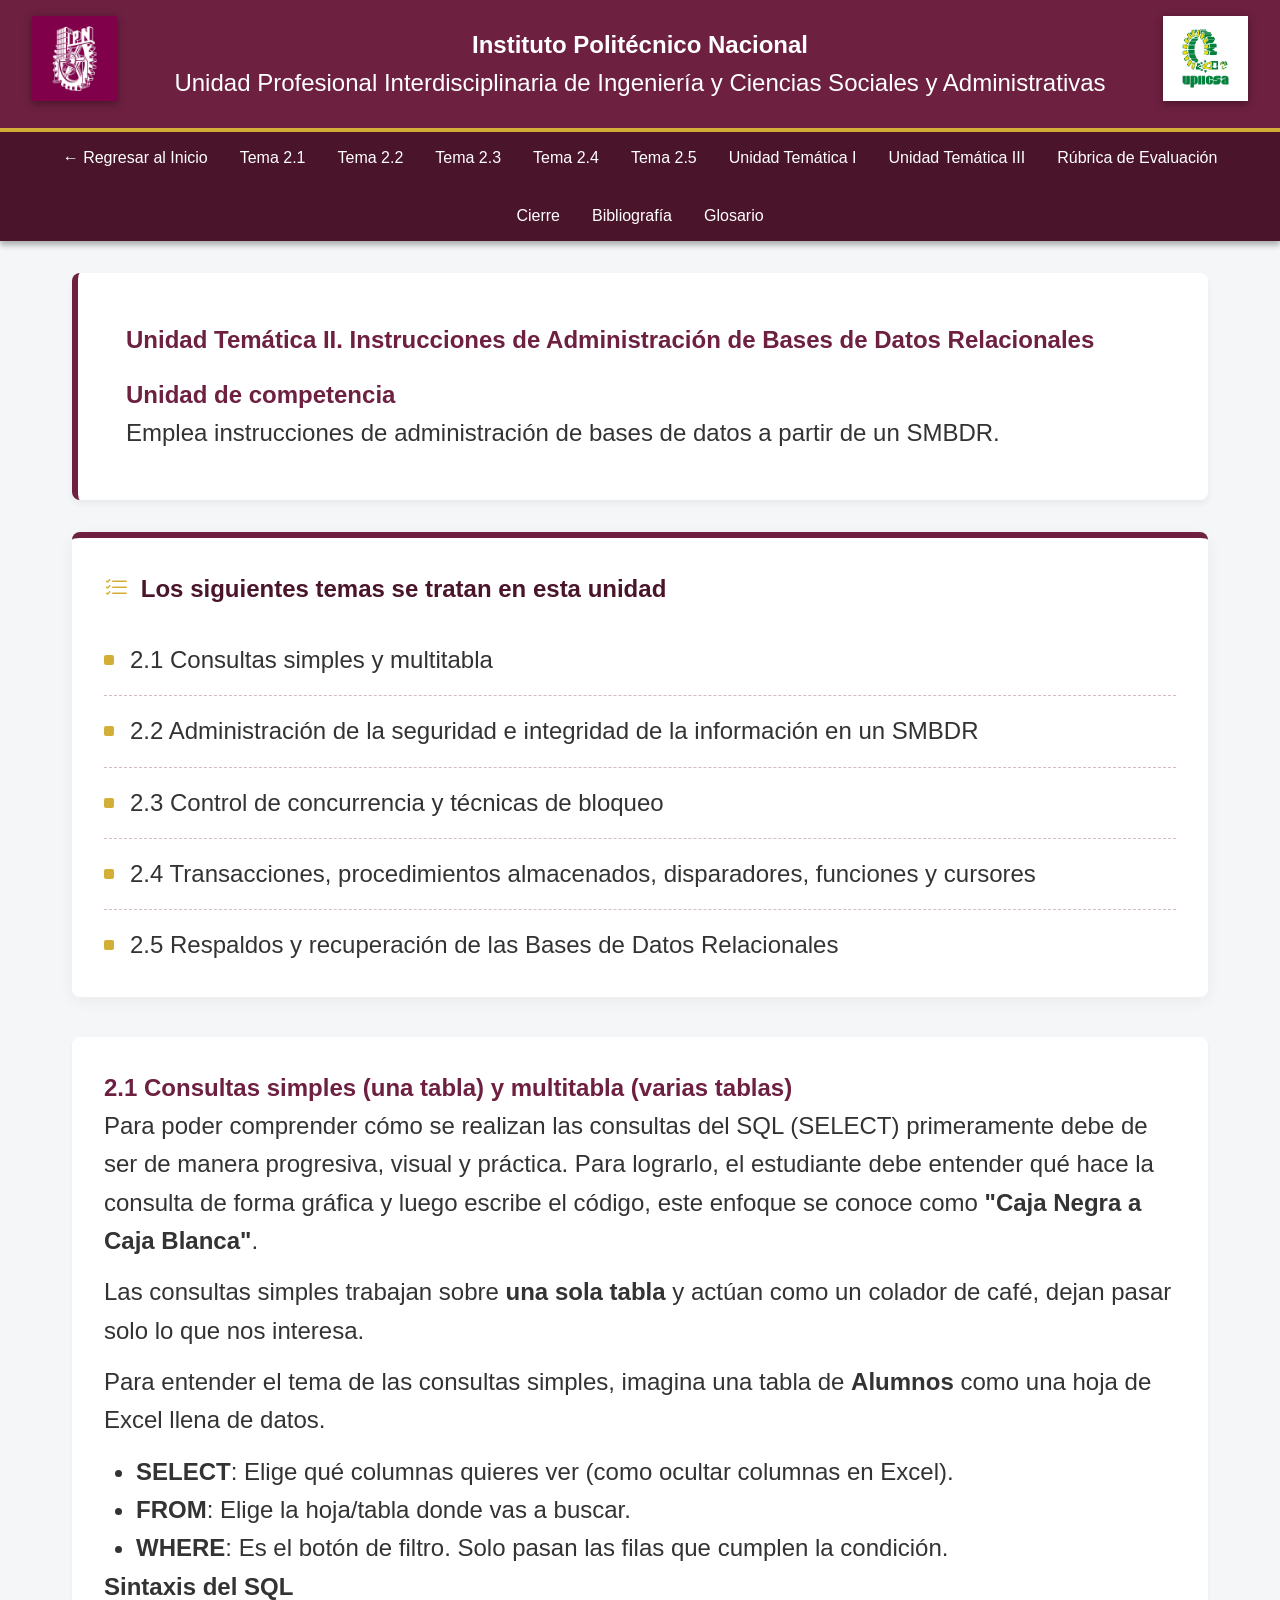
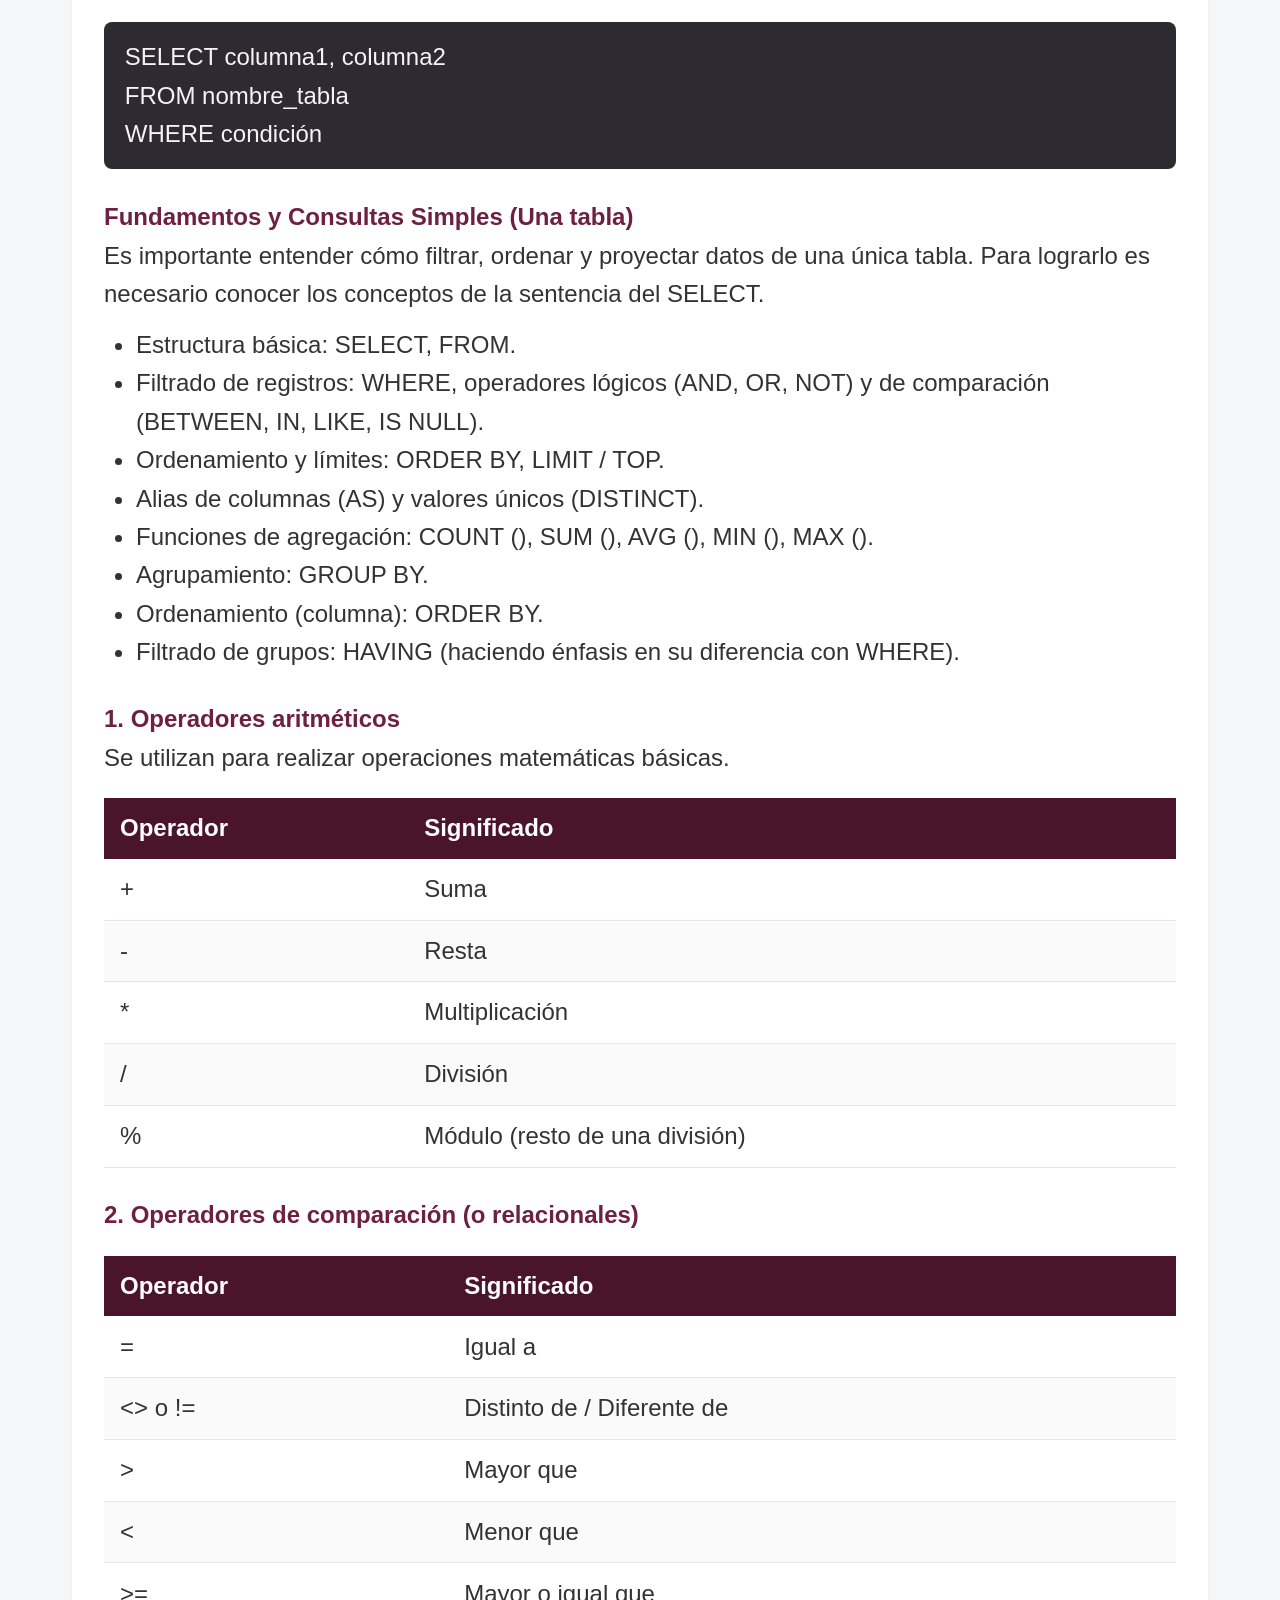
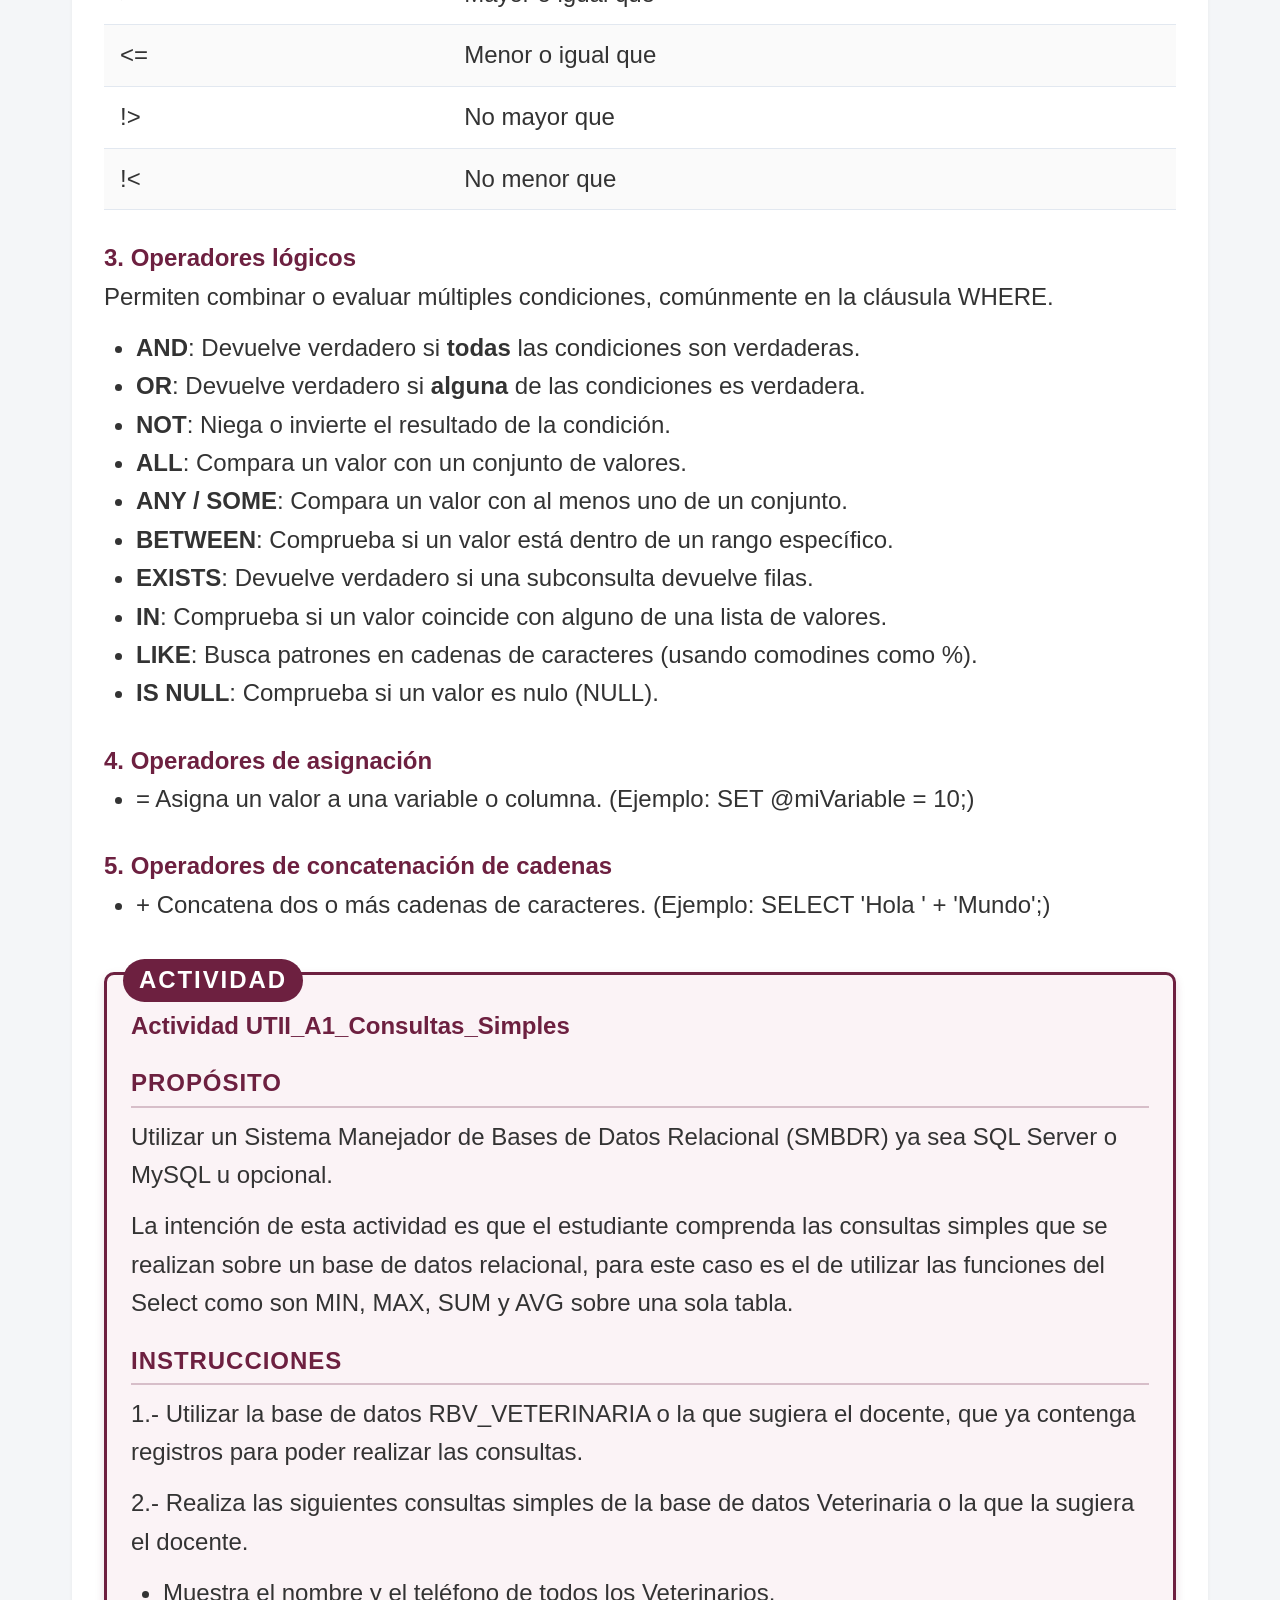
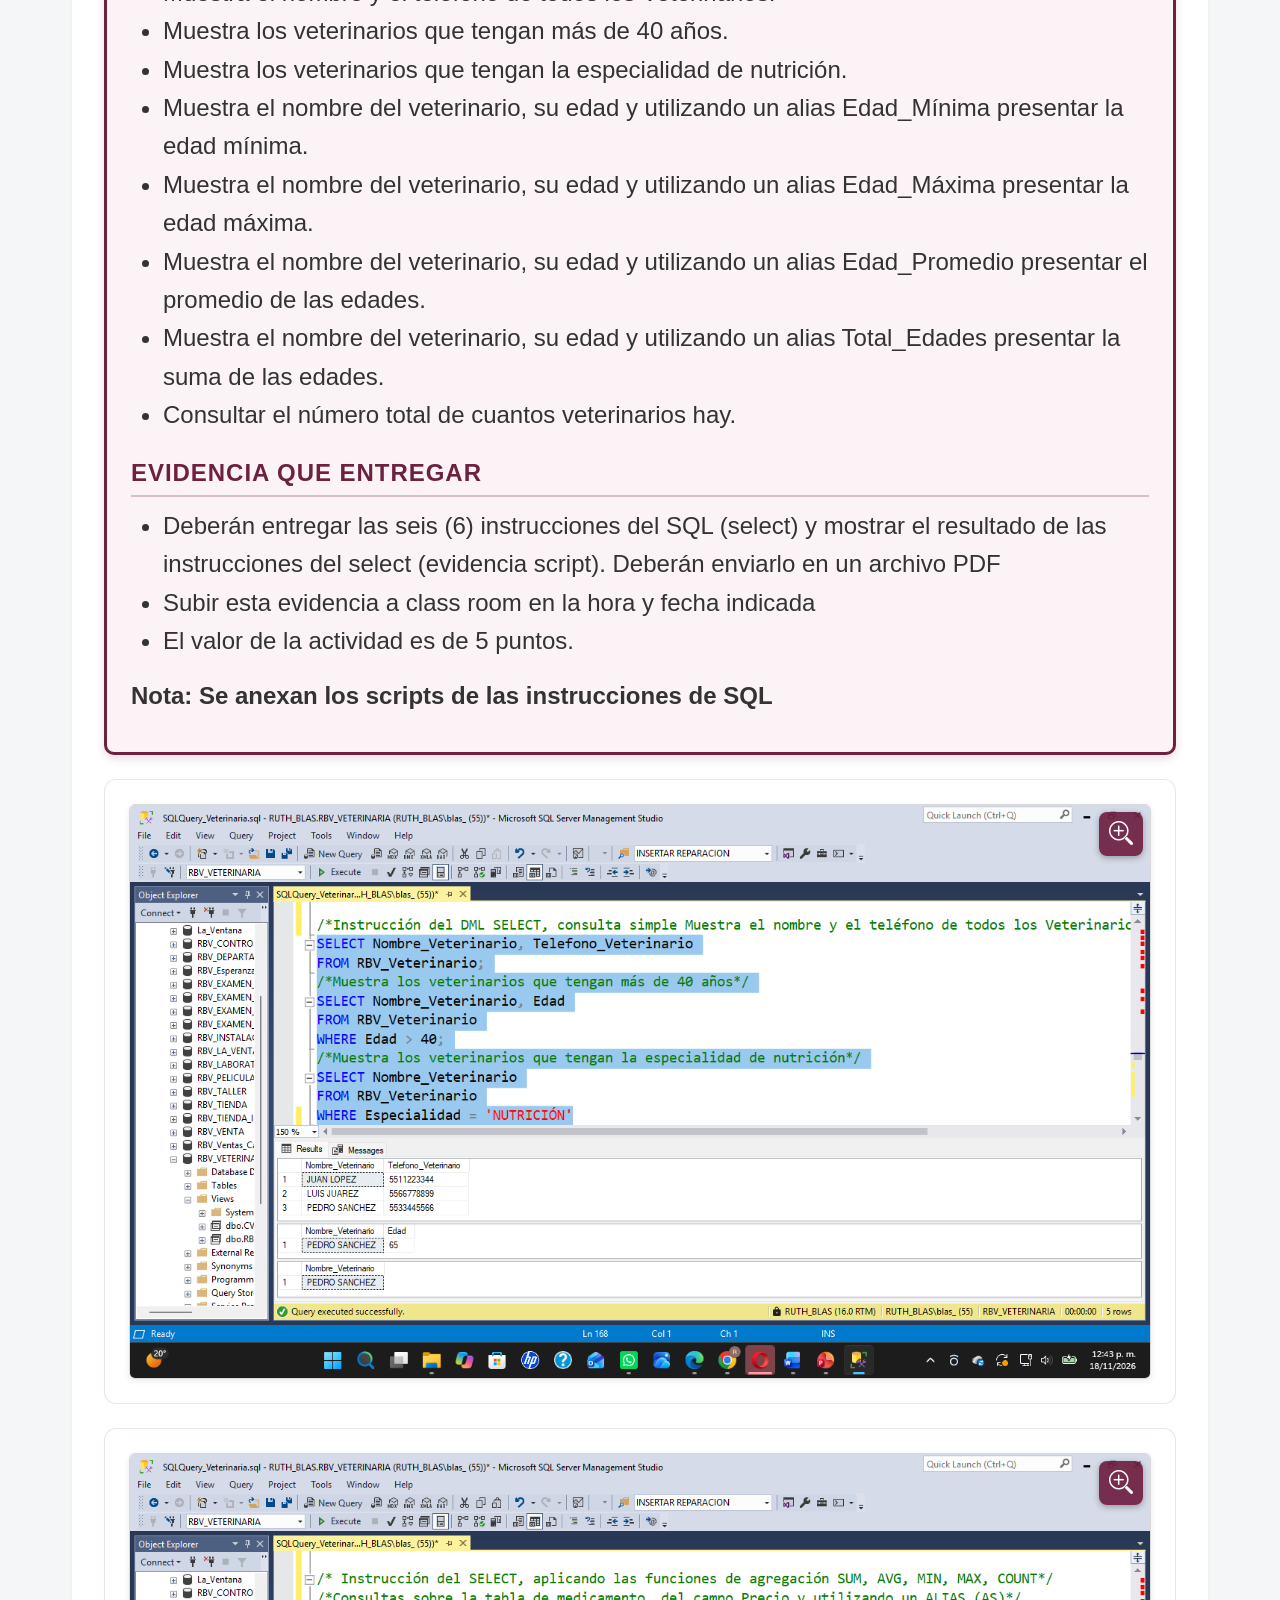
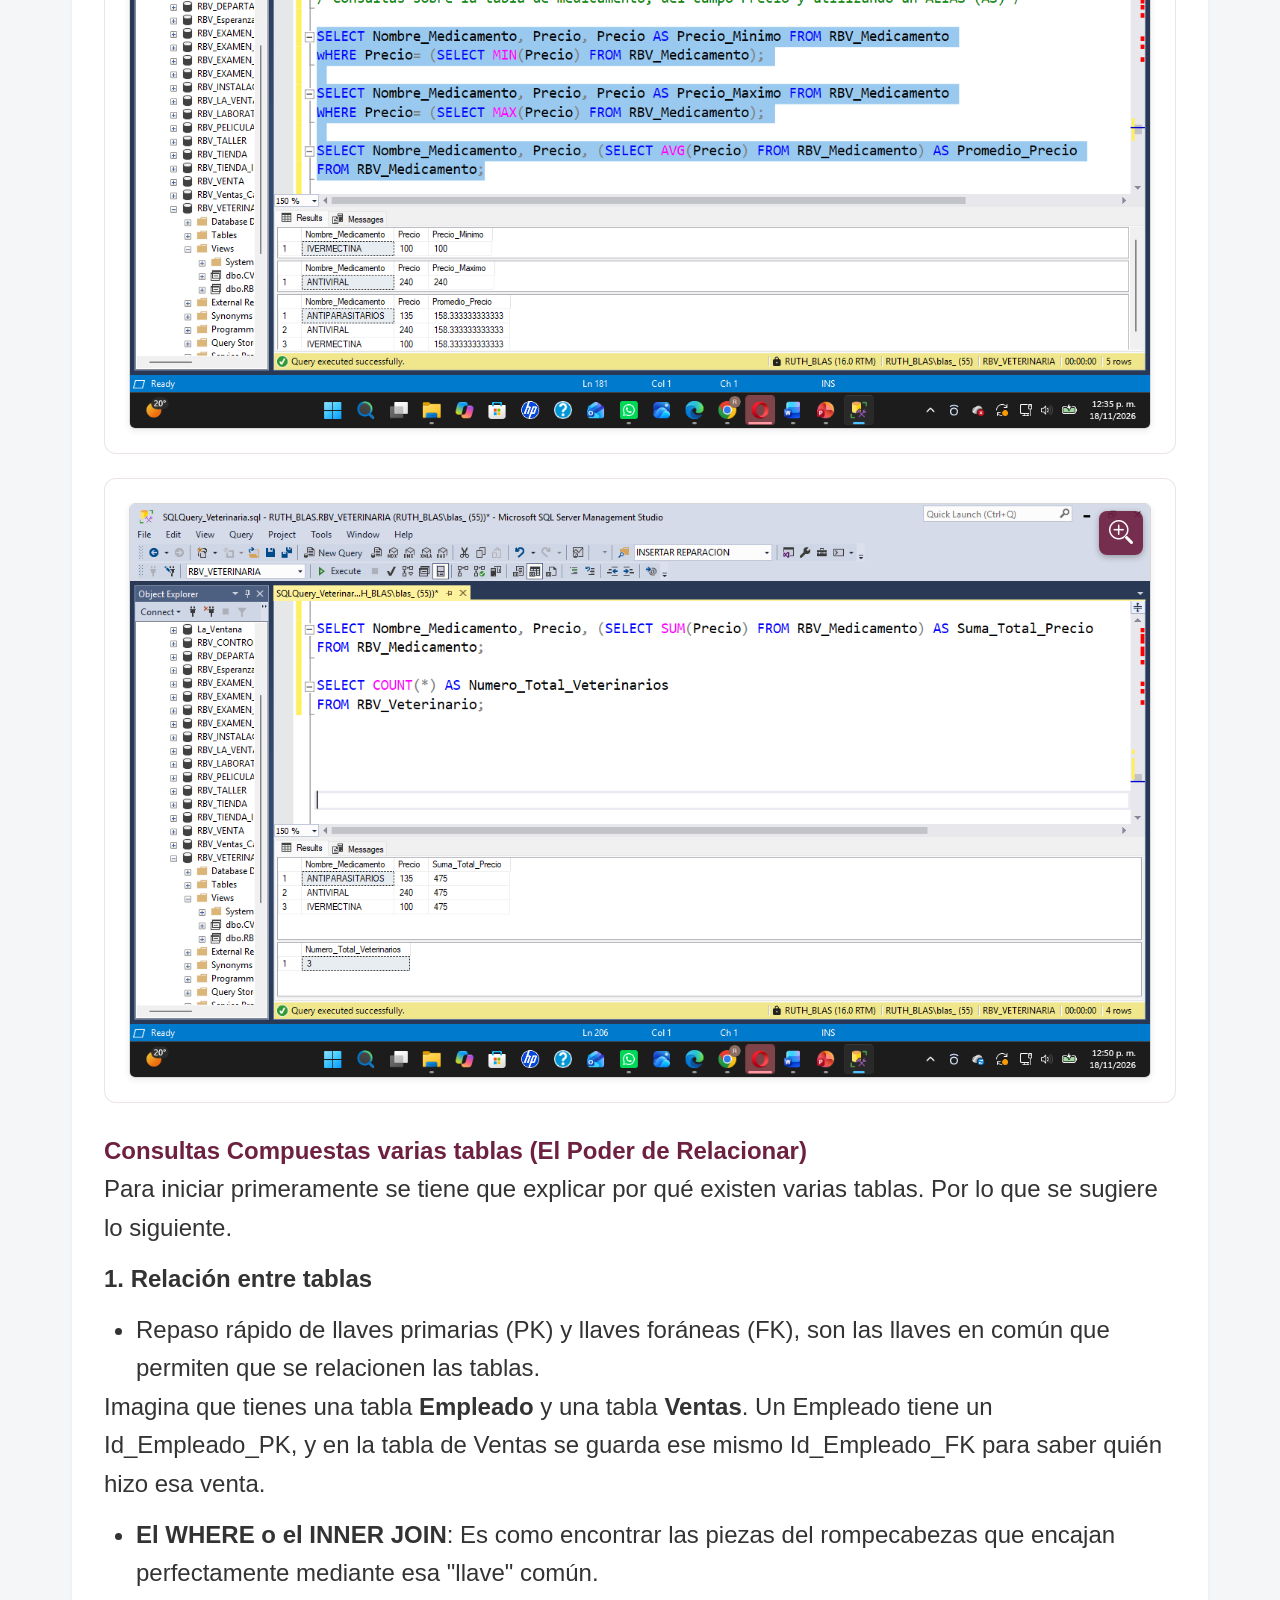
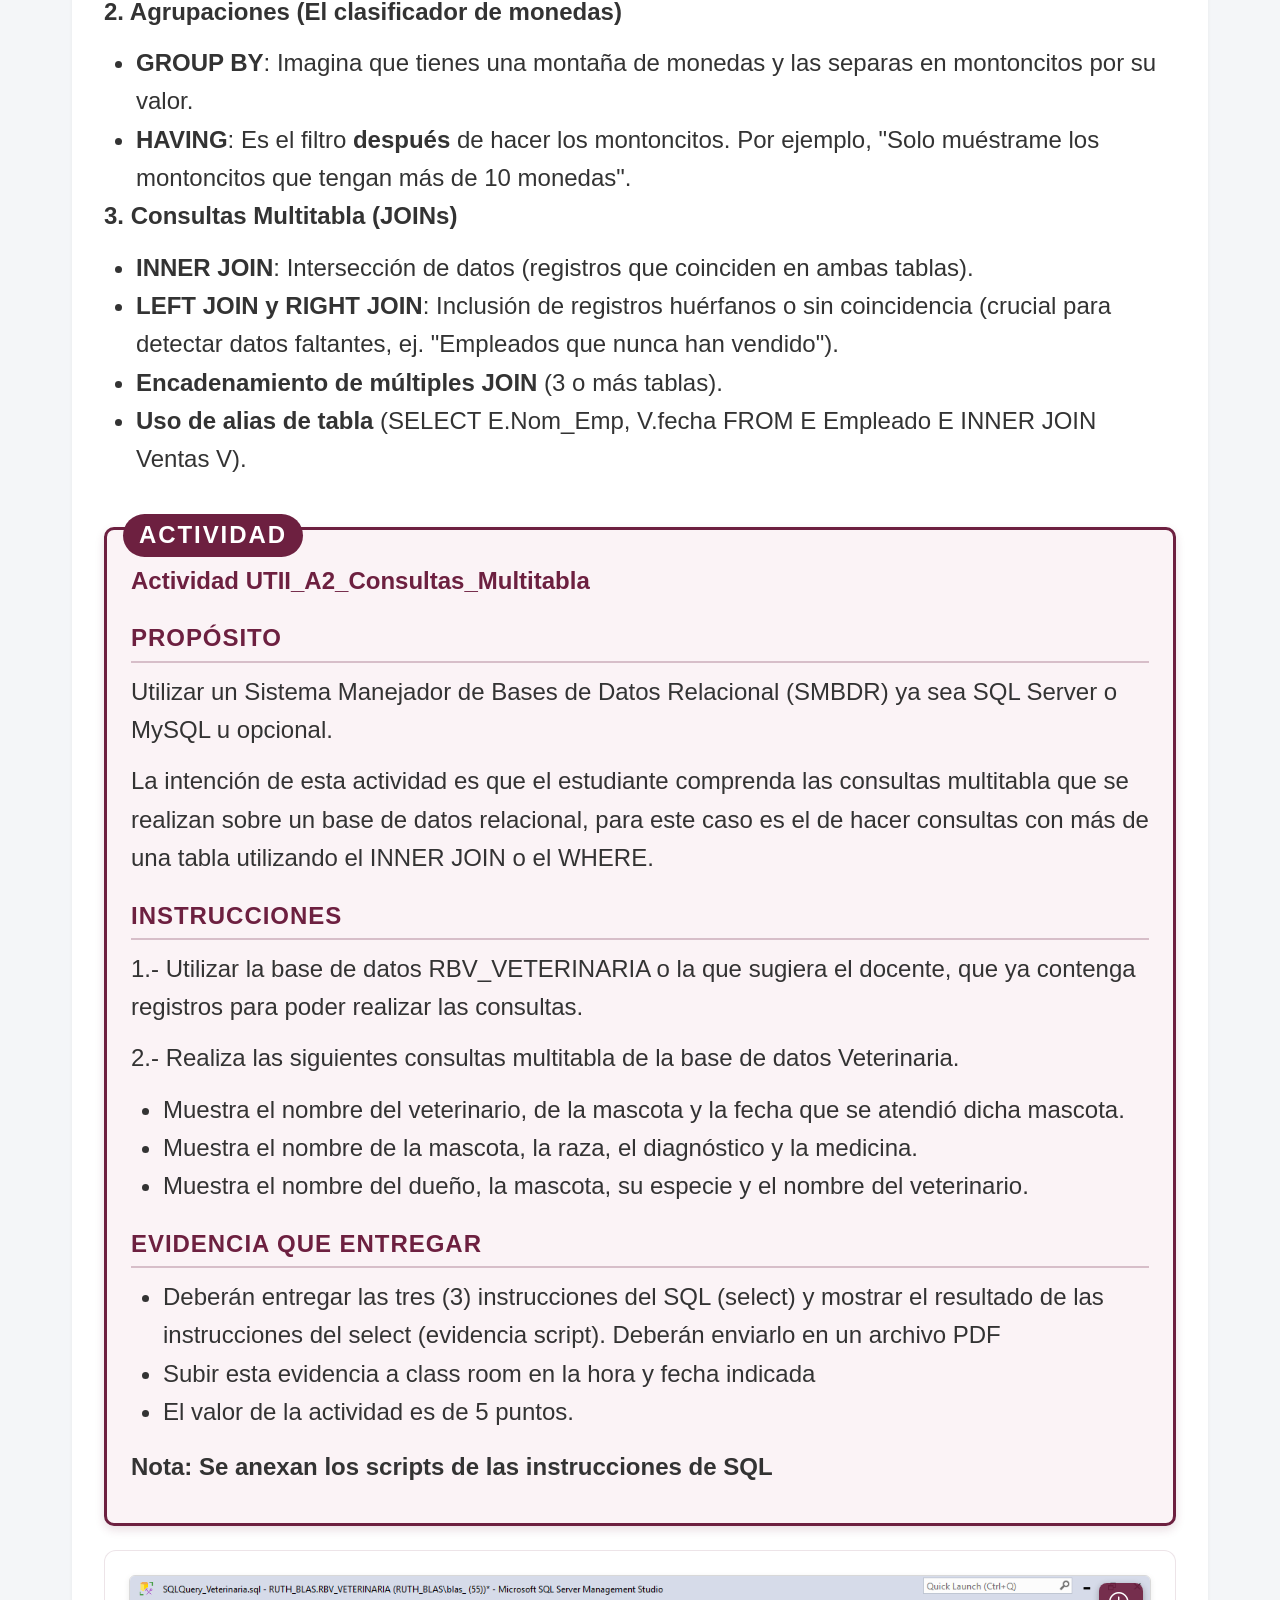
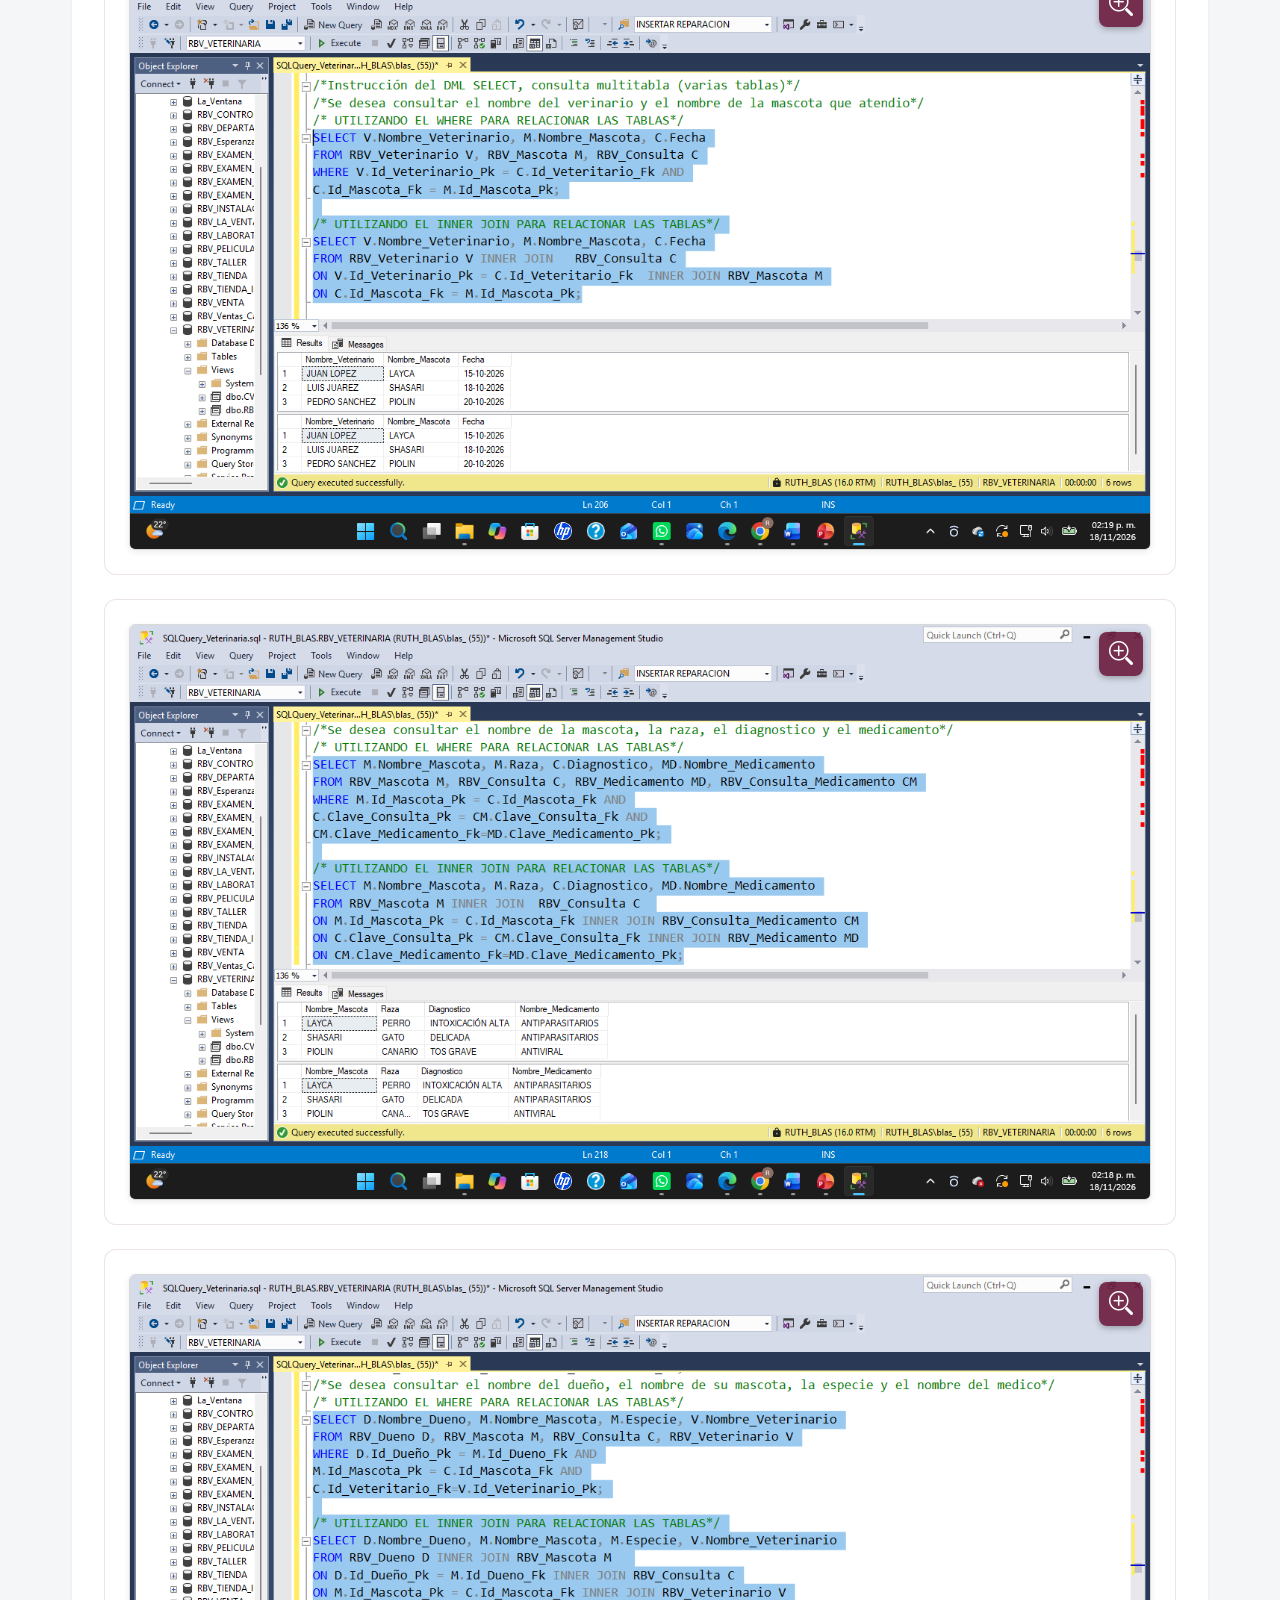
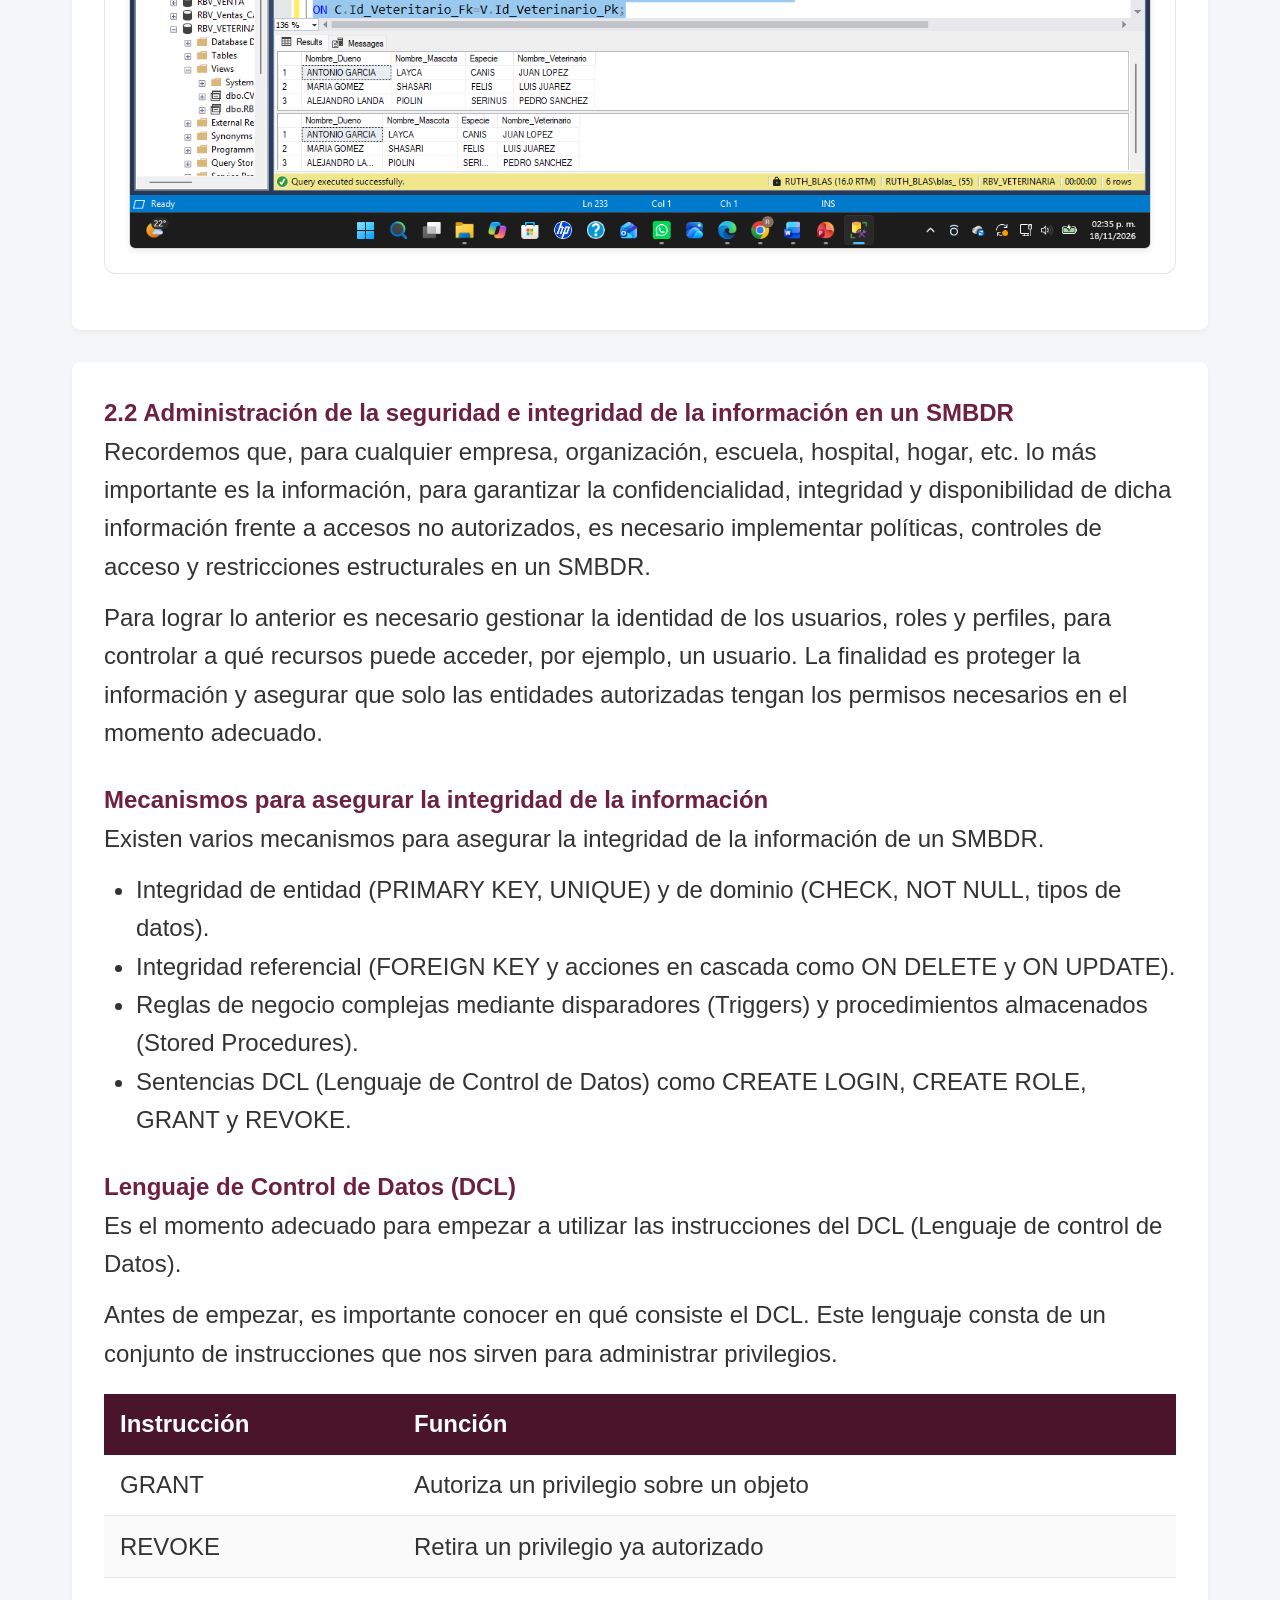
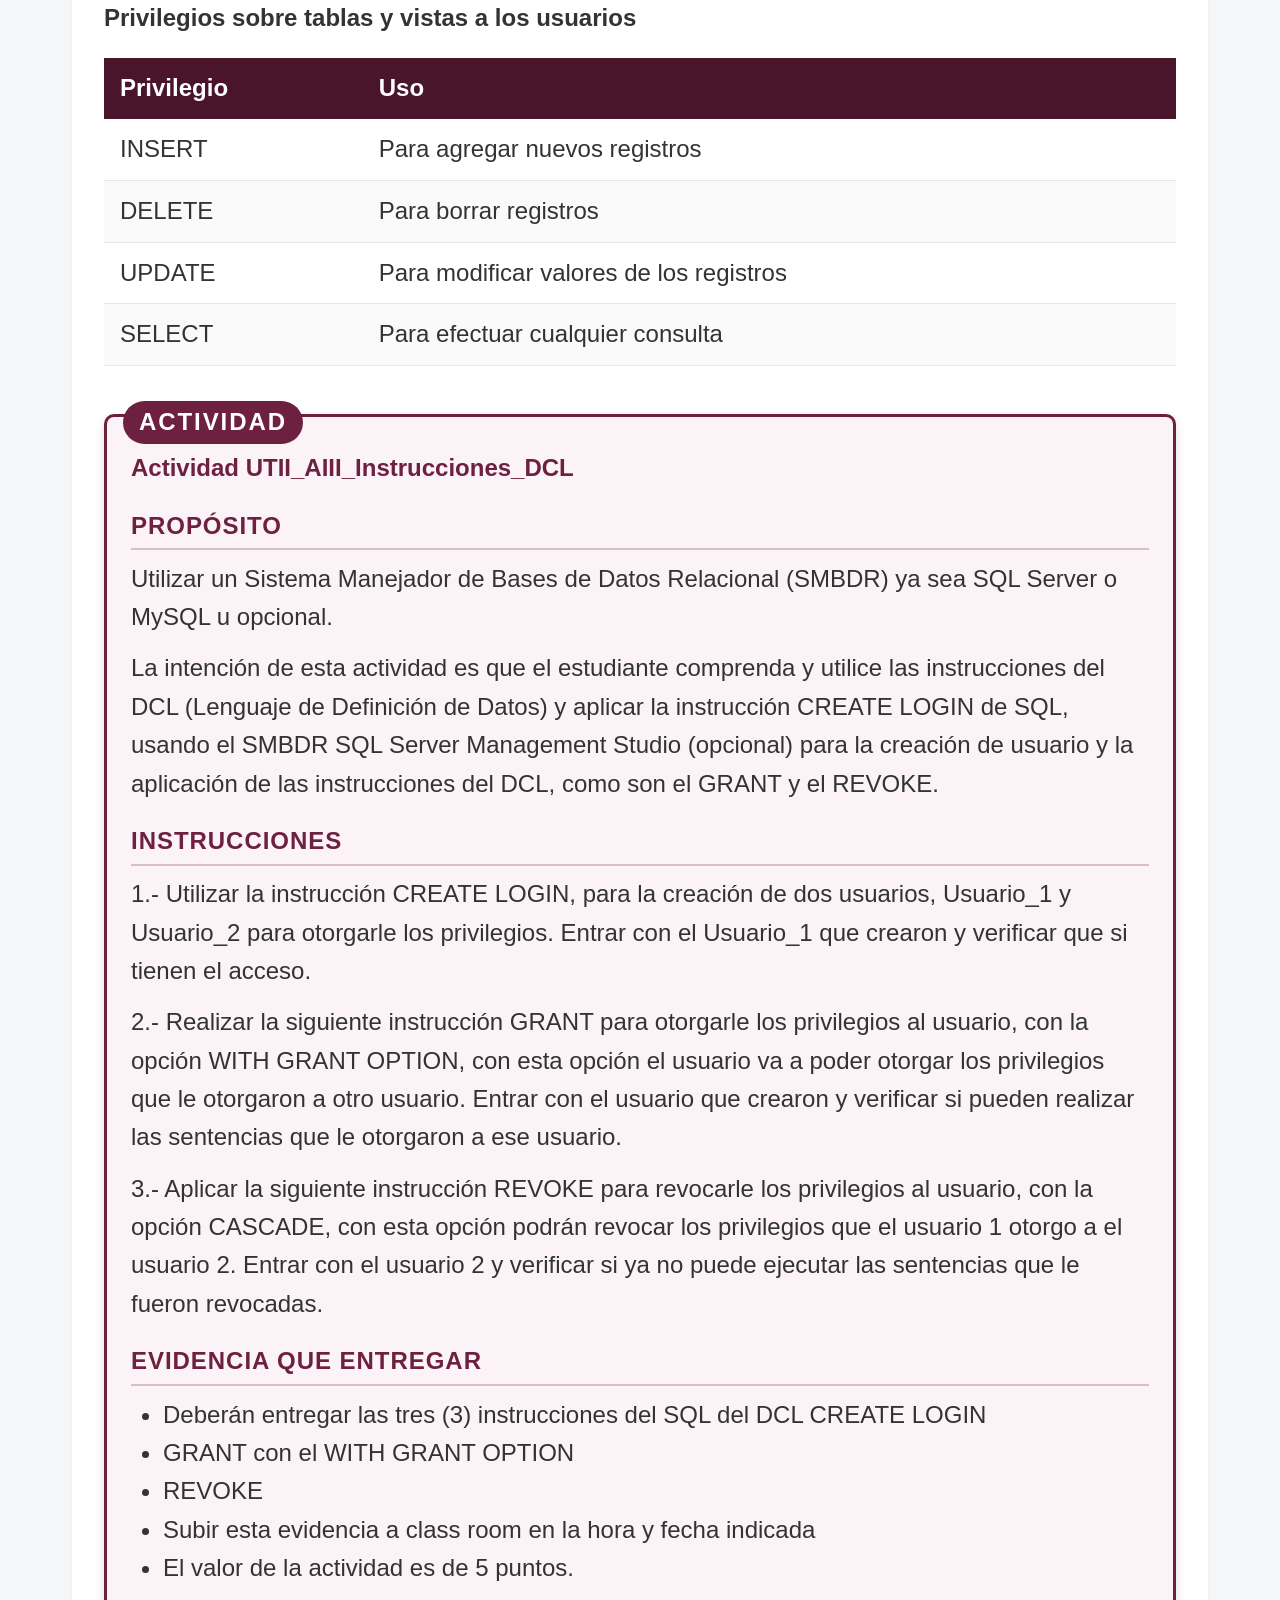
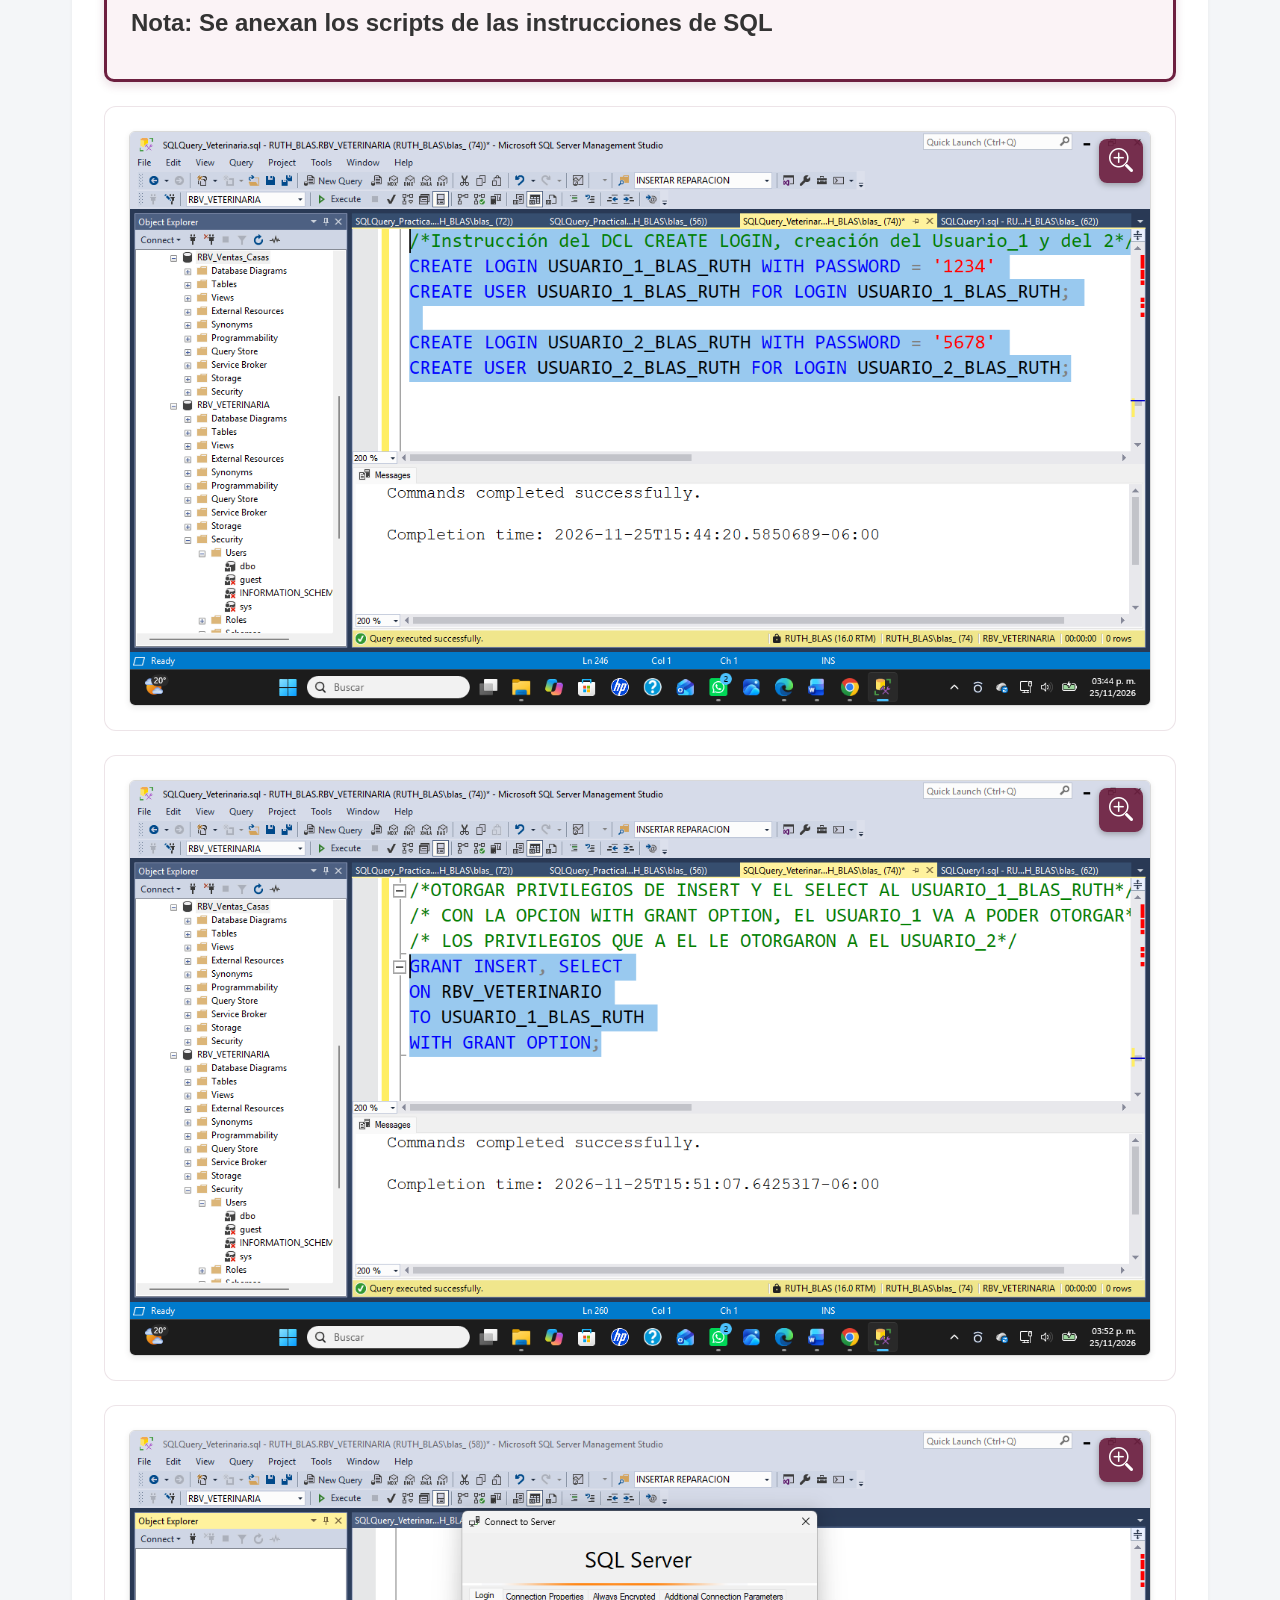
<file: paginas/unidad2.html>
<!DOCTYPE html>
<html lang="es">
<head>
    <meta charset="UTF-8">
    <meta name="viewport" content="width=device-width, initial-scale=1.0">
    <title>Unidad II - Instrucciones de Administración de Bases de Datos Relacionales | IPN</title>
    <!-- Usamos el mismo archivo CSS de la página principal -->
    <link rel="stylesheet" href="../css/style.css">
    <link rel="preconnect" href="https://fonts.googleapis.com">
    <link rel="preconnect" href="https://fonts.gstatic.com" crossorigin>
    <link href="https://fonts.googleapis.com/css2?family=Merriweather:wght@700;900&display=swap" rel="stylesheet">
    <link rel="stylesheet" href="https://cdn.jsdelivr.net/npm/bootstrap-icons@1.11.3/font/bootstrap-icons.min.css">
    <style>
        /* Botón para ver cada imagen en pantalla completa */
        .zoom-wrap { position: relative; display: inline-block; max-width: 100%; vertical-align: top; }
        .zoom-wrap img.captura { display: block; max-width: 100%; }
        .btn-zoom {
            position: absolute;
            top: 8px;
            right: 8px;
            width: 44px;
            height: 44px;
            padding: 0 !important;
            display: flex;
            align-items: center;
            justify-content: center;
            background: rgba(109, 32, 64, 0.92);
            color: #fff;
            border: none;
            border-radius: 8px;
            cursor: pointer;
            font-size: 22px !important;
            box-shadow: 0 2px 6px rgba(0,0,0,0.3);
        }
        .btn-zoom:hover { background: var(--guinda-oscuro); }
        .btn-zoom:focus-visible { outline: 3px solid #D4AF37; outline-offset: 2px; }
        .zoom-salir {
            font-family: Aptos, 'Segoe UI', Tahoma, Geneva, Verdana, sans-serif;
            font-size: 24px;
            background: var(--guinda);
            color: #fff;
            border: none;
            border-radius: 8px;
            padding: 0.3rem 1rem;
            cursor: pointer;
        }
        .zoom-salir:hover { background: var(--guinda-oscuro); }
        .zoom-salir:focus-visible { outline: 3px solid #D4AF37; outline-offset: 2px; }
        main img.captura { cursor: zoom-in; }
        .zoom-overlay {
            position: fixed;
            inset: 0;
            z-index: 10000;
            background: rgba(0, 0, 0, 0.92);
            display: none;
            align-items: center;
            justify-content: center;
        }
        .zoom-overlay.abierto { display: flex; }
        .zoom-overlay img {
            width: 96vw;
            height: 88vh;
            object-fit: contain;
            background: #fff;
            border-radius: 6px;
        }
        .zoom-salir { position: absolute; top: 12px; right: 16px; }
    </style>
</head>
<body>

    <header>
        <div class="logo">
            <img src="../pictures/logoIPN.jpg" alt="Escudo IPN">
        </div>

        <div class="titulos-encabezado">
            <h1>Instituto Politécnico Nacional</h1>
            <div class="subtitle">Unidad Profesional Interdisciplinaria de Ingeniería y Ciencias Sociales y Administrativas</div>
        </div>

        <div class="logo">
            <img src="../pictures/logoUPIICSA.png" alt="Escudo UPIICSA">
        </div>
    </header>

    <nav>
        <input type="checkbox" id="menu-toggle" class="menu-toggle">
        <label for="menu-toggle" class="menu-boton">☰ Menú de Navegación</label>
        <ul>
            <!-- Este enlace te regresa a la página principal -->
            <li><a href="../index.html">&larr; Regresar al Inicio</a></li>
            <li><a href="#tema1">Tema 2.1</a></li>
            <li><a href="#tema2">Tema 2.2</a></li>
            <li><a href="#tema3">Tema 2.3</a></li>
            <li><a href="#tema4">Tema 2.4</a></li>
            <li><a href="#tema5">Tema 2.5</a></li>
            <li><a href="unidad1.html">Unidad Temática I</a></li>
            <li><a href="unidad3.html">Unidad Temática III</a></li>
            <li><a href="rubrica.html">Rúbrica de Evaluación</a></li>
            <li><a href="cierre.html">Cierre</a></li>
            <li><a href="bibliografia.html">Bibliografía</a></li>
            <li><a href="glosario.html">Glosario</a></li>

        </ul>
    </nav>

    <main>
        <section class="hero">
            <h2 class="titulo-seccion">Unidad Temática II. Instrucciones de Administración de Bases de Datos Relacionales</h2>
            <h3 style="color: var(--guinda);">Unidad de competencia</h3>
            <p>Emplea instrucciones de administración de bases de datos a partir de un SMBDR.</p>
        </section>

        <section class="temario-card">
            <h3 class="temario-titulo">
                <span class="icono-temario"><i class="bi bi-list-check"></i></span> Los siguientes temas se tratan en esta unidad
            </h3>
            <ul class="temario-lista">
                <li><a href="#tema1">2.1 Consultas simples y multitabla</a></li>
                <li><a href="#tema2">2.2 Administración de la seguridad e integridad de la información en un SMBDR</a></li>
                <li><a href="#tema3">2.3 Control de concurrencia y técnicas de bloqueo</a></li>
                <li><a href="#tema4">2.4 Transacciones, procedimientos almacenados, disparadores, funciones y cursores</a></li>
                <li><a href="#tema5">2.5 Respaldos y recuperación de las Bases de Datos Relacionales</a></li>
            </ul>
        </section>

        <section id="tema1" style="background: var(--blanco); padding: 2rem; border-radius: 8px; margin-bottom: 2rem; box-shadow: 0 2px 4px rgba(0,0,0,0.05);">
            <h3 style="color: var(--guinda);">2.1 Consultas simples (una tabla) y multitabla (varias tablas)</h3>
            <p class="subtema-texto">Para poder comprender cómo se realizan las consultas del SQL (SELECT) primeramente debe de ser de manera progresiva, visual y práctica. Para lograrlo, el estudiante debe entender qué hace la consulta de forma gráfica y luego escribe el código, este enfoque se conoce como <strong>"Caja Negra a Caja Blanca"</strong>.</p>
            <p class="subtema-texto">Las consultas simples trabajan sobre <strong>una sola tabla</strong> y actúan como un colador de café, dejan pasar solo lo que nos interesa.</p>
            <p class="subtema-texto">Para entender el tema de las consultas simples, imagina una tabla de <strong>Alumnos</strong> como una hoja de Excel llena de datos.</p>
            <ul style="margin-left: 2rem;">
                <li><strong>SELECT</strong>: Elige qué columnas quieres ver (como ocultar columnas en Excel).</li>
                <li><strong>FROM</strong>: Elige la hoja/tabla donde vas a buscar.</li>
                <li><strong>WHERE</strong>: Es el botón de filtro. Solo pasan las filas que cumplen la condición.</li>
            </ul>
            <p class="subtema-texto"><strong>Sintaxis del SQL</strong></p>
            <pre class="codigo-sql"><code>SELECT columna1, columna2
FROM nombre_tabla
WHERE condición</code></pre>

            <h4 style="color: var(--guinda); margin-top: 1.8rem;">Fundamentos y Consultas Simples (Una tabla)</h4>
            <p class="subtema-texto">Es importante entender cómo filtrar, ordenar y proyectar datos de una única tabla. Para lograrlo es necesario conocer los conceptos de la sentencia del SELECT.</p>
            <ul style="margin-left: 2rem;">
                <li>Estructura básica: SELECT, FROM.</li>
                <li>Filtrado de registros: WHERE, operadores lógicos (AND, OR, NOT) y de comparación (BETWEEN, IN, LIKE, IS NULL).</li>
                <li>Ordenamiento y límites: ORDER BY, LIMIT / TOP.</li>
                <li>Alias de columnas (AS) y valores únicos (DISTINCT).</li>
                <li>Funciones de agregación: COUNT (), SUM (), AVG (), MIN (), MAX ().</li>
                <li>Agrupamiento: GROUP BY.</li>
                <li>Ordenamiento (columna): ORDER BY.</li>
                <li>Filtrado de grupos: HAVING (haciendo énfasis en su diferencia con WHERE).</li>
            </ul>

            <h4 style="color: var(--guinda); margin-top: 1.8rem;">1. Operadores aritméticos</h4>
            <p class="subtema-texto">Se utilizan para realizar operaciones matemáticas básicas.</p>
            <div class="tabla-conceptos-wrap">
                <table class="tabla-conceptos">
                    <thead><tr><th>Operador</th><th>Significado</th></tr></thead>
                    <tbody>
                        <tr><td><code>+</code></td><td>Suma</td></tr>
                        <tr><td><code>-</code></td><td>Resta</td></tr>
                        <tr><td><code>*</code></td><td>Multiplicación</td></tr>
                        <tr><td><code>/</code></td><td>División</td></tr>
                        <tr><td><code>%</code></td><td>Módulo (resto de una división)</td></tr>
                    </tbody>
                </table>
            </div>

            <h4 style="color: var(--guinda); margin-top: 1.8rem;">2. Operadores de comparación (o relacionales)</h4>
            <div class="tabla-conceptos-wrap">
                <table class="tabla-conceptos">
                    <thead><tr><th>Operador</th><th>Significado</th></tr></thead>
                    <tbody>
                        <tr><td><code>=</code></td><td>Igual a</td></tr>
                        <tr><td><code>&lt;&gt;</code> o <code>!=</code></td><td>Distinto de / Diferente de</td></tr>
                        <tr><td><code>&gt;</code></td><td>Mayor que</td></tr>
                        <tr><td><code>&lt;</code></td><td>Menor que</td></tr>
                        <tr><td><code>&gt;=</code></td><td>Mayor o igual que</td></tr>
                        <tr><td><code>&lt;=</code></td><td>Menor o igual que</td></tr>
                        <tr><td><code>!&gt;</code></td><td>No mayor que</td></tr>
                        <tr><td><code>!&lt;</code></td><td>No menor que</td></tr>
                    </tbody>
                </table>
            </div>

            <h4 style="color: var(--guinda); margin-top: 1.8rem;">3. Operadores lógicos</h4>
            <p class="subtema-texto">Permiten combinar o evaluar múltiples condiciones, comúnmente en la cláusula WHERE.</p>
            <ul style="margin-left: 2rem;">
                <li><strong>AND</strong>: Devuelve verdadero si <strong>todas</strong> las condiciones son verdaderas.</li>
                <li><strong>OR</strong>: Devuelve verdadero si <strong>alguna</strong> de las condiciones es verdadera.</li>
                <li><strong>NOT</strong>: Niega o invierte el resultado de la condición.</li>
                <li><strong>ALL</strong>: Compara un valor con un conjunto de valores.</li>
                <li><strong>ANY / SOME</strong>: Compara un valor con al menos uno de un conjunto.</li>
                <li><strong>BETWEEN</strong>: Comprueba si un valor está dentro de un rango específico.</li>
                <li><strong>EXISTS</strong>: Devuelve verdadero si una subconsulta devuelve filas.</li>
                <li><strong>IN</strong>: Comprueba si un valor coincide con alguno de una lista de valores.</li>
                <li><strong>LIKE</strong>: Busca patrones en cadenas de caracteres (usando comodines como %).</li>
                <li><strong>IS NULL</strong>: Comprueba si un valor es nulo (NULL).</li>
            </ul>

            <h4 style="color: var(--guinda); margin-top: 1.8rem;">4. Operadores de asignación</h4>
            <ul style="margin-left: 2rem;">
                <li><code>=</code> Asigna un valor a una variable o columna. (Ejemplo: <code>SET @miVariable = 10;</code>)</li>
            </ul>

            <h4 style="color: var(--guinda); margin-top: 1.8rem;">5. Operadores de concatenación de cadenas</h4>
            <ul style="margin-left: 2rem;">
                <li><code>+</code> Concatena dos o más cadenas de caracteres. (Ejemplo: <code>SELECT 'Hola ' + 'Mundo';</code>)</li>
            </ul>

            <div class="caja-actividad">
                <h4>Actividad UTII_A1_Consultas_Simples</h4>
                <p class="actividad-etiqueta">Propósito</p>
                <p class="subtema-texto">Utilizar un Sistema Manejador de Bases de Datos Relacional (SMBDR) ya sea SQL Server o MySQL u opcional.</p>
                <p class="subtema-texto">La intención de esta actividad es que el estudiante comprenda las consultas simples que se realizan sobre un base de datos relacional, para este caso es el de utilizar las funciones del Select como son MIN, MAX, SUM y AVG sobre una sola tabla.</p>
                <p class="actividad-etiqueta">Instrucciones</p>
                <p class="subtema-texto">1.- Utilizar la base de datos RBV_VETERINARIA o la que sugiera el docente, que ya contenga registros para poder realizar las consultas.</p>
                <p class="subtema-texto">2.- Realiza las siguientes consultas simples de la base de datos Veterinaria o la que la sugiera el docente.</p>
                <ul style="margin-left: 2rem;">
                    <li>Muestra el nombre y el teléfono de todos los Veterinarios.</li>
                    <li>Muestra los veterinarios que tengan más de 40 años.</li>
                    <li>Muestra los veterinarios que tengan la especialidad de nutrición.</li>
                    <li>Muestra el nombre del veterinario, su edad y utilizando un alias Edad_Mínima presentar la edad mínima.</li>
                    <li>Muestra el nombre del veterinario, su edad y utilizando un alias Edad_Máxima presentar la edad máxima.</li>
                    <li>Muestra el nombre del veterinario, su edad y utilizando un alias Edad_Promedio presentar el promedio de las edades.</li>
                    <li>Muestra el nombre del veterinario, su edad y utilizando un alias Total_Edades presentar la suma de las edades.</li>
                    <li>Consultar el número total de cuantos veterinarios hay.</li>
                </ul>
                <p class="actividad-etiqueta">Evidencia que entregar</p>
                <ul style="margin-left: 2rem;">
                    <li>Deberán entregar las seis (6) instrucciones del SQL (select) y mostrar el resultado de las instrucciones del select (evidencia script). Deberán enviarlo en un archivo PDF</li>
                    <li>Subir esta evidencia a class room en la hora y fecha indicada</li>
                    <li>El valor de la actividad es de 5 puntos.</li>
                </ul>
                <p class="subtema-texto actividad-cierre">Nota: Se anexan los scripts de las instrucciones de SQL</p>
            </div>
            <div class="diagrama-container">
                <img class="captura" src="../pictures/unidad2/captura_select_1.png" alt="Script de las consultas simples sobre la tabla Veterinario">
            </div>
            <div class="diagrama-container">
                <img class="captura" src="../pictures/unidad2/captura_select_2.png" alt="Script de las consultas con las funciones MIN, MAX y AVG">
            </div>
            <div class="diagrama-container">
                <img class="captura" src="../pictures/unidad2/captura_select_3.png" alt="Script de las consultas con las funciones SUM y COUNT">
            </div>

            <h4 style="color: var(--guinda); margin-top: 1.8rem;">Consultas Compuestas varias tablas (El Poder de Relacionar)</h4>
            <p class="subtema-texto">Para iniciar primeramente se tiene que explicar por qué existen varias tablas. Por lo que se sugiere lo siguiente.</p>
            <p class="subtema-texto"><strong>1. Relación entre tablas</strong></p>
            <ul style="margin-left: 2rem;">
                <li>Repaso rápido de llaves primarias (PK) y llaves foráneas (FK), son las llaves en común que permiten que se relacionen las tablas.</li>
            </ul>
            <p class="subtema-texto">Imagina que tienes una tabla <strong>Empleado</strong> y una tabla <strong>Ventas</strong>. Un Empleado tiene un Id_Empleado_PK, y en la tabla de Ventas se guarda ese mismo Id_Empleado_FK para saber quién hizo esa venta.</p>
            <ul style="margin-left: 2rem;">
                <li><strong>El WHERE o el INNER JOIN</strong>: Es como encontrar las piezas del rompecabezas que encajan perfectamente mediante esa "llave" común.</li>
            </ul>

            <p class="subtema-texto"><strong>2. Agrupaciones (El clasificador de monedas)</strong></p>
            <ul style="margin-left: 2rem;">
                <li><strong>GROUP BY</strong>: Imagina que tienes una montaña de monedas y las separas en montoncitos por su valor.</li>
                <li><strong>HAVING</strong>: Es el filtro <strong>después</strong> de hacer los montoncitos. Por ejemplo, "Solo muéstrame los montoncitos que tengan más de 10 monedas".</li>
            </ul>

            <p class="subtema-texto"><strong>3. Consultas Multitabla (JOINs)</strong></p>
            <ul style="margin-left: 2rem;">
                <li><strong>INNER JOIN</strong>: Intersección de datos (registros que coinciden en ambas tablas).</li>
                <li><strong>LEFT JOIN y RIGHT JOIN</strong>: Inclusión de registros huérfanos o sin coincidencia (crucial para detectar datos faltantes, ej. "Empleados que nunca han vendido").</li>
                <li><strong>Encadenamiento de múltiples JOIN</strong> (3 o más tablas).</li>
                <li><strong>Uso de alias de tabla</strong> (<code>SELECT E.Nom_Emp, V.fecha FROM E Empleado E INNER JOIN Ventas V</code>).</li>
            </ul>

            <div class="caja-actividad">
                <h4>Actividad UTII_A2_Consultas_Multitabla</h4>
                <p class="actividad-etiqueta">Propósito</p>
                <p class="subtema-texto">Utilizar un Sistema Manejador de Bases de Datos Relacional (SMBDR) ya sea SQL Server o MySQL u opcional.</p>
                <p class="subtema-texto">La intención de esta actividad es que el estudiante comprenda las consultas multitabla que se realizan sobre un base de datos relacional, para este caso es el de hacer consultas con más de una tabla utilizando el INNER JOIN o el WHERE.</p>
                <p class="actividad-etiqueta">Instrucciones</p>
                <p class="subtema-texto">1.- Utilizar la base de datos RBV_VETERINARIA o la que sugiera el docente, que ya contenga registros para poder realizar las consultas.</p>
                <p class="subtema-texto">2.- Realiza las siguientes consultas multitabla de la base de datos Veterinaria.</p>
                <ul style="margin-left: 2rem;">
                    <li>Muestra el nombre del veterinario, de la mascota y la fecha que se atendió dicha mascota.</li>
                    <li>Muestra el nombre de la mascota, la raza, el diagnóstico y la medicina.</li>
                    <li>Muestra el nombre del dueño, la mascota, su especie y el nombre del veterinario.</li>
                </ul>
                <p class="actividad-etiqueta">Evidencia que entregar</p>
                <ul style="margin-left: 2rem;">
                    <li>Deberán entregar las tres (3) instrucciones del SQL (select) y mostrar el resultado de las instrucciones del select (evidencia script). Deberán enviarlo en un archivo PDF</li>
                    <li>Subir esta evidencia a class room en la hora y fecha indicada</li>
                    <li>El valor de la actividad es de 5 puntos.</li>
                </ul>
                <p class="subtema-texto actividad-cierre">Nota: Se anexan los scripts de las instrucciones de SQL</p>
            </div>
            <div class="diagrama-container">
                <img class="captura" src="../pictures/unidad2/captura_select_4.png" alt="Script de consulta multitabla con nombre del veterinario, de la mascota y fecha de atención">
            </div>
            <div class="diagrama-container">
                <img class="captura" src="../pictures/unidad2/captura_select_5.png" alt="Script de consulta multitabla con mascota, raza, diagnóstico y medicina">
            </div>
            <div class="diagrama-container">
                <img class="captura" src="../pictures/unidad2/captura_select_6.png" alt="Script de consulta multitabla con dueño, mascota, especie y veterinario">
            </div>
        </section>

        <section id="tema2" style="background: var(--blanco); padding: 2rem; border-radius: 8px; margin-bottom: 2rem; box-shadow: 0 2px 4px rgba(0,0,0,0.05);">
            <h3 style="color: var(--guinda);">2.2 Administración de la seguridad e integridad de la información en un SMBDR</h3>
            <p class="subtema-texto">Recordemos que, para cualquier empresa, organización, escuela, hospital, hogar, etc. lo más importante es la información, para garantizar la confidencialidad, integridad y disponibilidad de dicha información frente a accesos no autorizados, es necesario implementar políticas, controles de acceso y restricciones estructurales en un SMBDR.</p>
            <p class="subtema-texto">Para lograr lo anterior es necesario gestionar la identidad de los usuarios, roles y perfiles, para controlar a qué recursos puede acceder, por ejemplo, un usuario. La finalidad es proteger la información y asegurar que solo las entidades autorizadas tengan los permisos necesarios en el momento adecuado.</p>

            <h4 style="color: var(--guinda); margin-top: 1.8rem;">Mecanismos para asegurar la integridad de la información</h4>
            <p class="subtema-texto">Existen varios mecanismos para asegurar la integridad de la información de un SMBDR.</p>
            <ul style="margin-left: 2rem;">
                <li>Integridad de entidad (PRIMARY KEY, UNIQUE) y de dominio (CHECK, NOT NULL, tipos de datos).</li>
                <li>Integridad referencial (FOREIGN KEY y acciones en cascada como ON DELETE y ON UPDATE).</li>
                <li>Reglas de negocio complejas mediante disparadores (Triggers) y procedimientos almacenados (Stored Procedures).</li>
                <li>Sentencias DCL (Lenguaje de Control de Datos) como CREATE LOGIN, CREATE ROLE, GRANT y REVOKE.</li>
            </ul>

            <h4 style="color: var(--guinda); margin-top: 1.8rem;">Lenguaje de Control de Datos (DCL)</h4>
            <p class="subtema-texto">Es el momento adecuado para empezar a utilizar las instrucciones del DCL (Lenguaje de control de Datos).</p>
            <p class="subtema-texto">Antes de empezar, es importante conocer en qué consiste el DCL. Este lenguaje consta de un conjunto de instrucciones que nos sirven para administrar privilegios.</p>
            <div class="tabla-conceptos-wrap">
                <table class="tabla-conceptos">
                    <thead><tr><th>Instrucción</th><th>Función</th></tr></thead>
                    <tbody>
                        <tr><td><code>GRANT</code></td><td>Autoriza un privilegio sobre un objeto</td></tr>
                        <tr><td><code>REVOKE</code></td><td>Retira un privilegio ya autorizado</td></tr>
                    </tbody>
                </table>
            </div>
            <p class="subtema-texto"><strong>Privilegios sobre tablas y vistas a los usuarios</strong></p>
            <div class="tabla-conceptos-wrap">
                <table class="tabla-conceptos">
                    <thead><tr><th>Privilegio</th><th>Uso</th></tr></thead>
                    <tbody>
                        <tr><td><code>INSERT</code></td><td>Para agregar nuevos registros</td></tr>
                        <tr><td><code>DELETE</code></td><td>Para borrar registros</td></tr>
                        <tr><td><code>UPDATE</code></td><td>Para modificar valores de los registros</td></tr>
                        <tr><td><code>SELECT</code></td><td>Para efectuar cualquier consulta</td></tr>
                    </tbody>
                </table>
            </div>

            <div class="caja-actividad">
                <h4>Actividad UTII_AIII_Instrucciones_DCL</h4>
                <p class="actividad-etiqueta">Propósito</p>
                <p class="subtema-texto">Utilizar un Sistema Manejador de Bases de Datos Relacional (SMBDR) ya sea SQL Server o MySQL u opcional.</p>
                <p class="subtema-texto">La intención de esta actividad es que el estudiante comprenda y utilice las instrucciones del DCL (Lenguaje de Definición de Datos) y aplicar la instrucción CREATE LOGIN de SQL, usando el SMBDR SQL Server Management Studio (opcional) para la creación de usuario y la aplicación de las instrucciones del DCL, como son el GRANT y el REVOKE.</p>
                <p class="actividad-etiqueta">Instrucciones</p>
                <p class="subtema-texto">1.- Utilizar la instrucción CREATE LOGIN, para la creación de dos usuarios, Usuario_1 y Usuario_2 para otorgarle los privilegios. Entrar con el Usuario_1 que crearon y verificar que si tienen el acceso.</p>
                <p class="subtema-texto">2.- Realizar la siguiente instrucción GRANT para otorgarle los privilegios al usuario, con la opción WITH GRANT OPTION, con esta opción el usuario va a poder otorgar los privilegios que le otorgaron a otro usuario. Entrar con el usuario que crearon y verificar si pueden realizar las sentencias que le otorgaron a ese usuario.</p>
                <p class="subtema-texto">3.- Aplicar la siguiente instrucción REVOKE para revocarle los privilegios al usuario, con la opción CASCADE, con esta opción podrán revocar los privilegios que el usuario 1 otorgo a el usuario 2. Entrar con el usuario 2 y verificar si ya no puede ejecutar las sentencias que le fueron revocadas.</p>
                <p class="actividad-etiqueta">Evidencia que entregar</p>
                <ul style="margin-left: 2rem;">
                    <li>Deberán entregar las tres (3) instrucciones del SQL del DCL CREATE LOGIN</li>
                    <li>GRANT con el WITH GRANT OPTION</li>
                    <li>REVOKE</li>
                    <li>Subir esta evidencia a class room en la hora y fecha indicada</li>
                    <li>El valor de la actividad es de 5 puntos.</li>
                </ul>
                <p class="subtema-texto actividad-cierre">Nota: Se anexan los scripts de las instrucciones de SQL</p>
            </div>
            <div class="diagrama-container">
                <img class="captura" src="../pictures/unidad2/captura_dcl_1.png" alt="Script CREATE LOGIN y CREATE USER para crear el Usuario 1 y el Usuario 2">
            </div>
            <div class="diagrama-container">
                <img class="captura" src="../pictures/unidad2/captura_dcl_2.png" alt="Script GRANT INSERT y SELECT al Usuario 1 con la opción WITH GRANT OPTION">
            </div>
            <div class="diagrama-container">
                <img class="captura" src="../pictures/unidad2/captura_dcl_3.png" alt="Conexión al servidor con la cuenta del Usuario 1">
            </div>
            <div class="diagrama-container">
                <img class="captura" src="../pictures/unidad2/captura_dcl_4.png" alt="Consulta SELECT sobre la tabla Veterinario desde la cuenta del Usuario 1">
            </div>
            <div class="diagrama-container">
                <img class="captura" src="../pictures/unidad2/captura_dcl_5.png" alt="Inserción y consulta en la tabla Veterinario desde la cuenta del Usuario 1">
            </div>
            <div class="diagrama-container">
                <img class="captura" src="../pictures/unidad2/captura_dcl_6.png" alt="Script GRANT del Usuario 1 para otorgar los privilegios al Usuario 2">
            </div>
            <div class="diagrama-container">
                <img class="captura" src="../pictures/unidad2/captura_dcl_7.png" alt="Conexión al servidor con la cuenta del Usuario 2">
            </div>
            <div class="diagrama-container">
                <img class="captura" src="../pictures/unidad2/captura_dcl_8.png" alt="Inserción y consulta en la tabla Veterinario desde la cuenta del Usuario 2">
            </div>
            <div class="diagrama-container">
                <img class="captura" src="../pictures/unidad2/captura_dcl_9.png" alt="Script REVOKE con la opción CASCADE ejecutado por el administrador">
            </div>
            <div class="diagrama-container">
                <img class="captura" src="../pictures/unidad2/captura_dcl_10.png" alt="Permisos INSERT y SELECT denegados al Usuario 1 después del REVOKE">
            </div>
            <div class="diagrama-container">
                <img class="captura" src="../pictures/unidad2/captura_dcl_11.png" alt="Permisos INSERT y SELECT denegados al Usuario 2 después del REVOKE">
            </div>
        </section>

        <section id="tema3" style="background: var(--blanco); padding: 2rem; border-radius: 8px; margin-bottom: 2rem; box-shadow: 0 2px 4px rgba(0,0,0,0.05);">
            <h3 style="color: var(--guinda);">2.3 Control de concurrencia y técnicas de bloqueo</h3>
        </section>

        <section id="tema4" style="background: var(--blanco); padding: 2rem; border-radius: 8px; margin-bottom: 2rem; box-shadow: 0 2px 4px rgba(0,0,0,0.05);">
            <h3 style="color: var(--guinda);">2.4 Transacciones, procedimientos almacenados, disparadores, funciones y cursores</h3>
        </section>

        <section id="tema5" style="background: var(--blanco); padding: 2rem; border-radius: 8px; margin-bottom: 2rem; box-shadow: 0 2px 4px rgba(0,0,0,0.05);">
            <h3 style="color: var(--guinda);">2.5 Respaldos y recuperación de las Bases de Datos Relacionales</h3>
        </section>

    </main>

    <section class="nav-paginacion">
        <a href="unidad1.html" class="btn-nav-lateral nav-anterior"><i class="bi bi-arrow-left-circle-fill"></i> Unidad Temática I</a>
        <a href="../index.html" class="btn-nav-lateral btn-nav-inicio"><i class="bi bi-house-door-fill"></i> Inicio</a>
        <a href="unidad3.html" class="btn-nav-lateral nav-siguiente">Unidad Temática III <i class="bi bi-arrow-right-circle-fill"></i></a>
    </section>

    <footer>
        <p><strong>Instituto Politécnico Nacional</strong> - "La Técnica al Servicio de la Patria"</p>
        <p>Unidad Profesional Interdisciplinaria de Ingeniería y Ciencias Sociales y Administrativas (UPIICSA)</p>
    </footer>

    <script>
        // Pantalla completa para las fotos, diagramas y tablas de la unidad
        (function () {
            var overlay = document.createElement('div');
            overlay.className = 'zoom-overlay';
            overlay.setAttribute('role', 'dialog');
            overlay.setAttribute('aria-modal', 'true');
            overlay.setAttribute('aria-label', 'Imagen en pantalla completa');
            var grande = document.createElement('img');
            var salir = document.createElement('button');
            salir.type = 'button';
            salir.className = 'zoom-salir';
            salir.textContent = 'Salir';
            overlay.appendChild(grande);
            overlay.appendChild(salir);
            document.body.appendChild(overlay);

            var origen = null;
            function abrir(img, boton) {
                origen = boton || img;
                grande.src = img.currentSrc || img.src;
                grande.alt = img.alt;
                overlay.classList.add('abierto');
                document.body.style.overflow = 'hidden';
                salir.focus();
            }
            function cerrar() {
                overlay.classList.remove('abierto');
                document.body.style.overflow = '';
                if (origen && origen.focus) origen.focus();
            }
            salir.addEventListener('click', cerrar);
            overlay.addEventListener('click', function (e) { if (e.target === overlay) cerrar(); });
            document.addEventListener('keydown', function (e) {
                if (e.key === 'Escape' && overlay.classList.contains('abierto')) cerrar();
            });

            document.querySelectorAll('main img:not(.contenido)').forEach(function (img) {
                var envoltura = document.createElement('span');
                envoltura.className = 'zoom-wrap';
                img.parentNode.insertBefore(envoltura, img);
                envoltura.appendChild(img);
                var boton = document.createElement('button');
                boton.type = 'button';
                boton.className = 'btn-zoom';
                boton.title = 'Ver en pantalla completa';
                boton.setAttribute('aria-label', 'Ver en pantalla completa ' + img.alt);
                boton.innerHTML = '<i class="bi bi-zoom-in" aria-hidden="true"></i>';
                envoltura.appendChild(boton);
                boton.addEventListener('click', function () { abrir(img, boton); });
                img.addEventListener('click', function () { abrir(img, boton); });
            });
        })();
    </script>
</body>
</html>
</file>
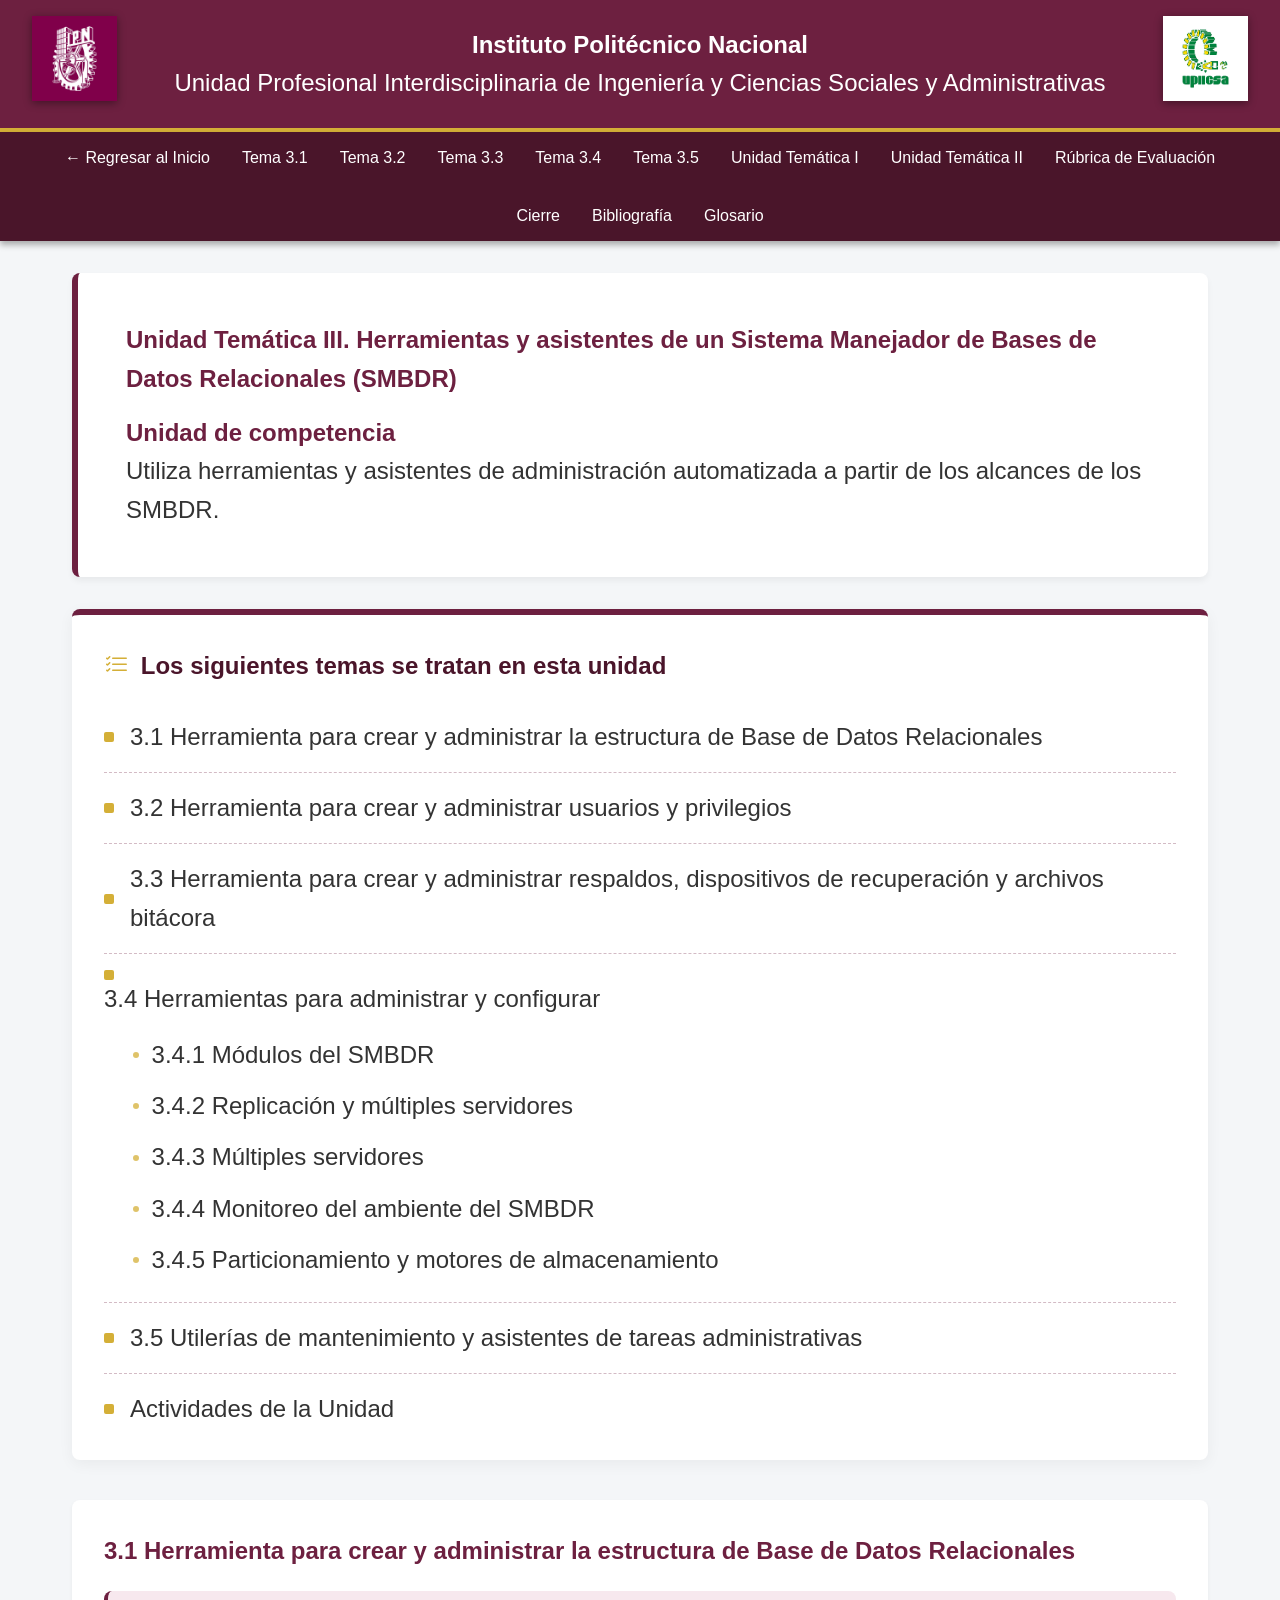
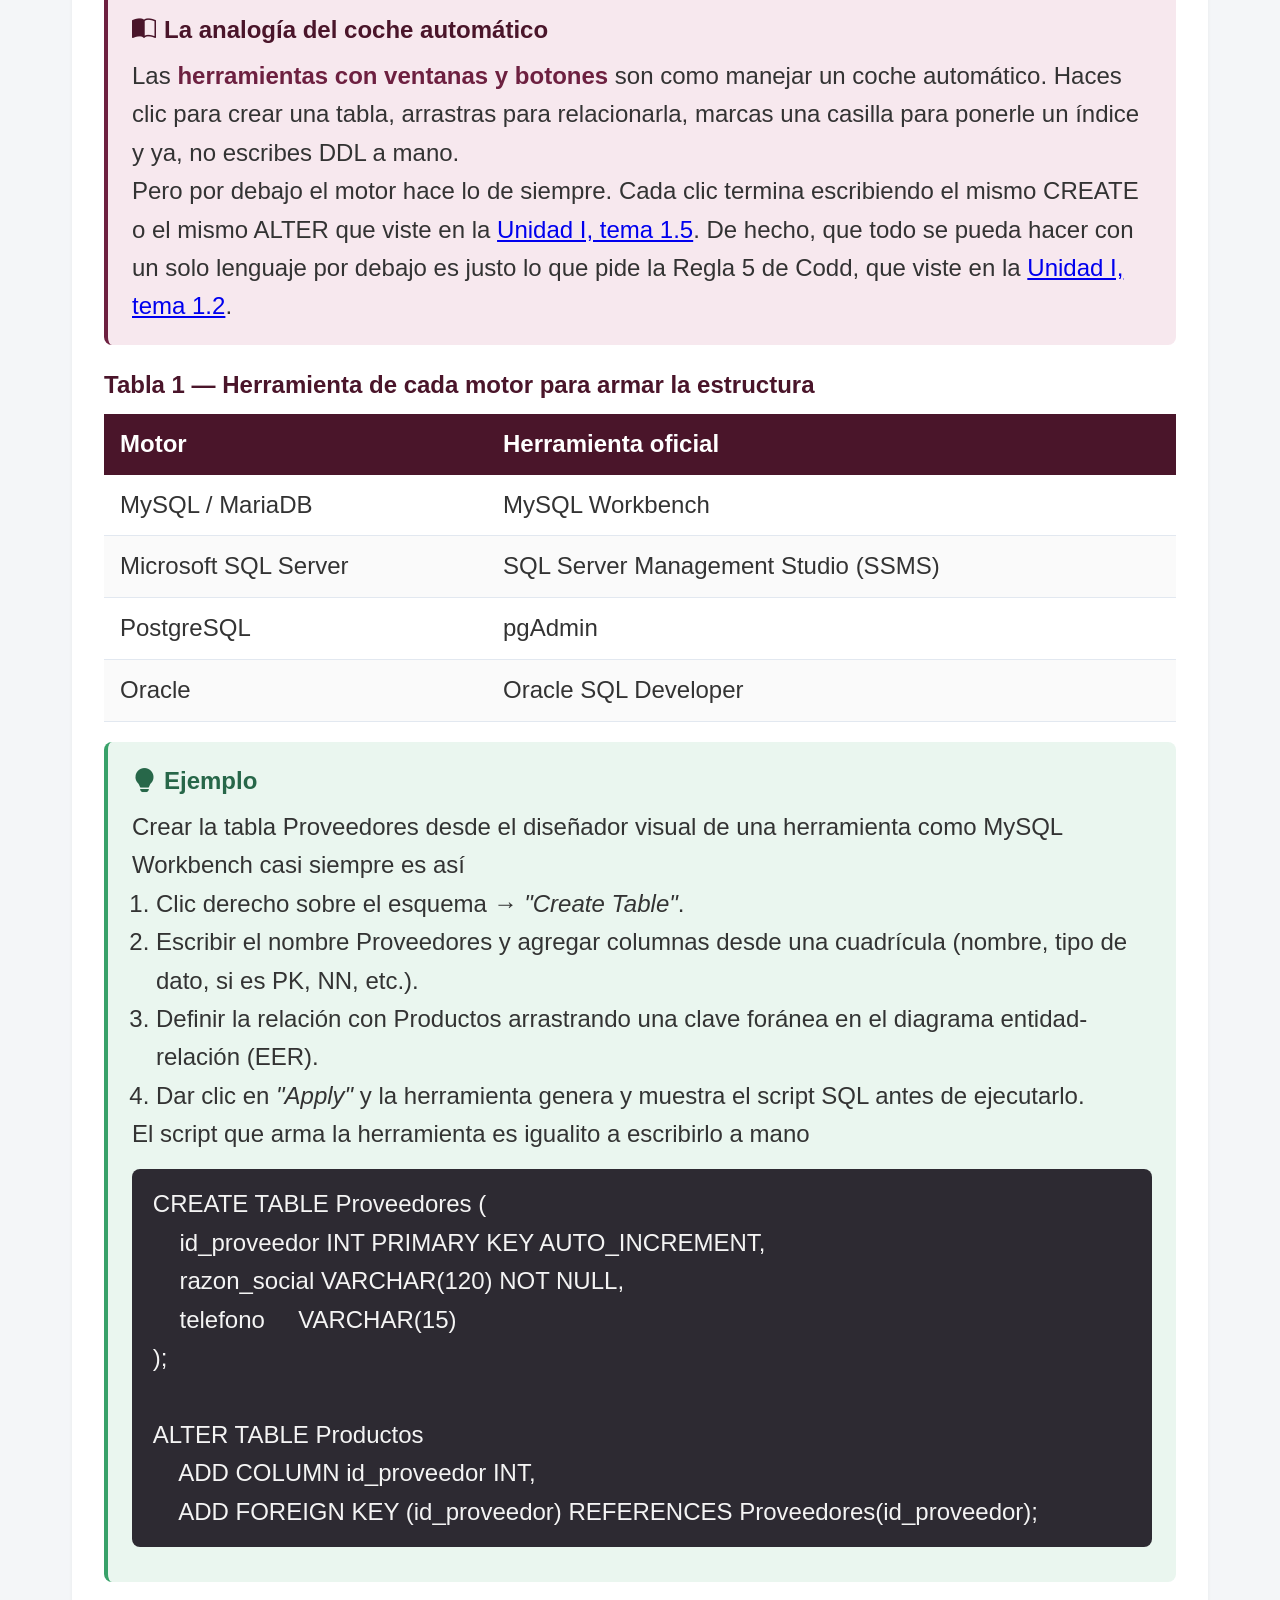
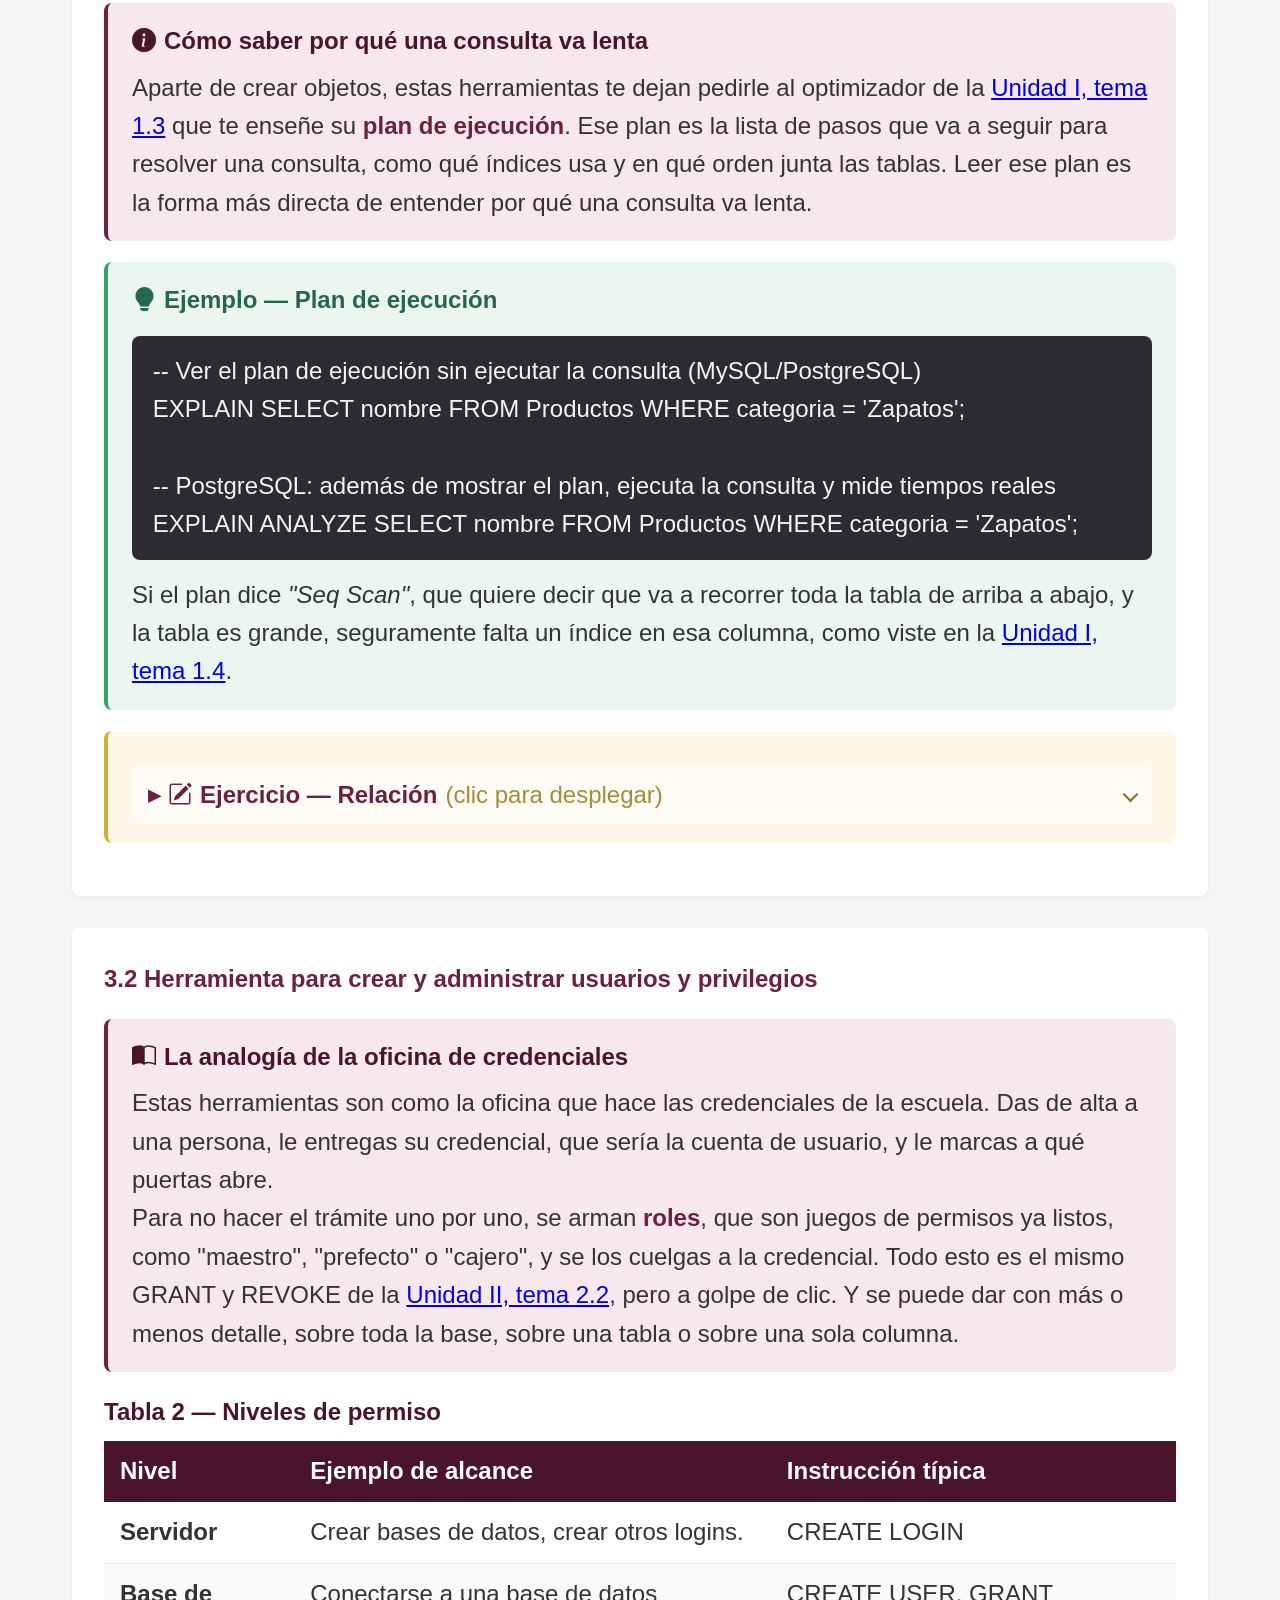
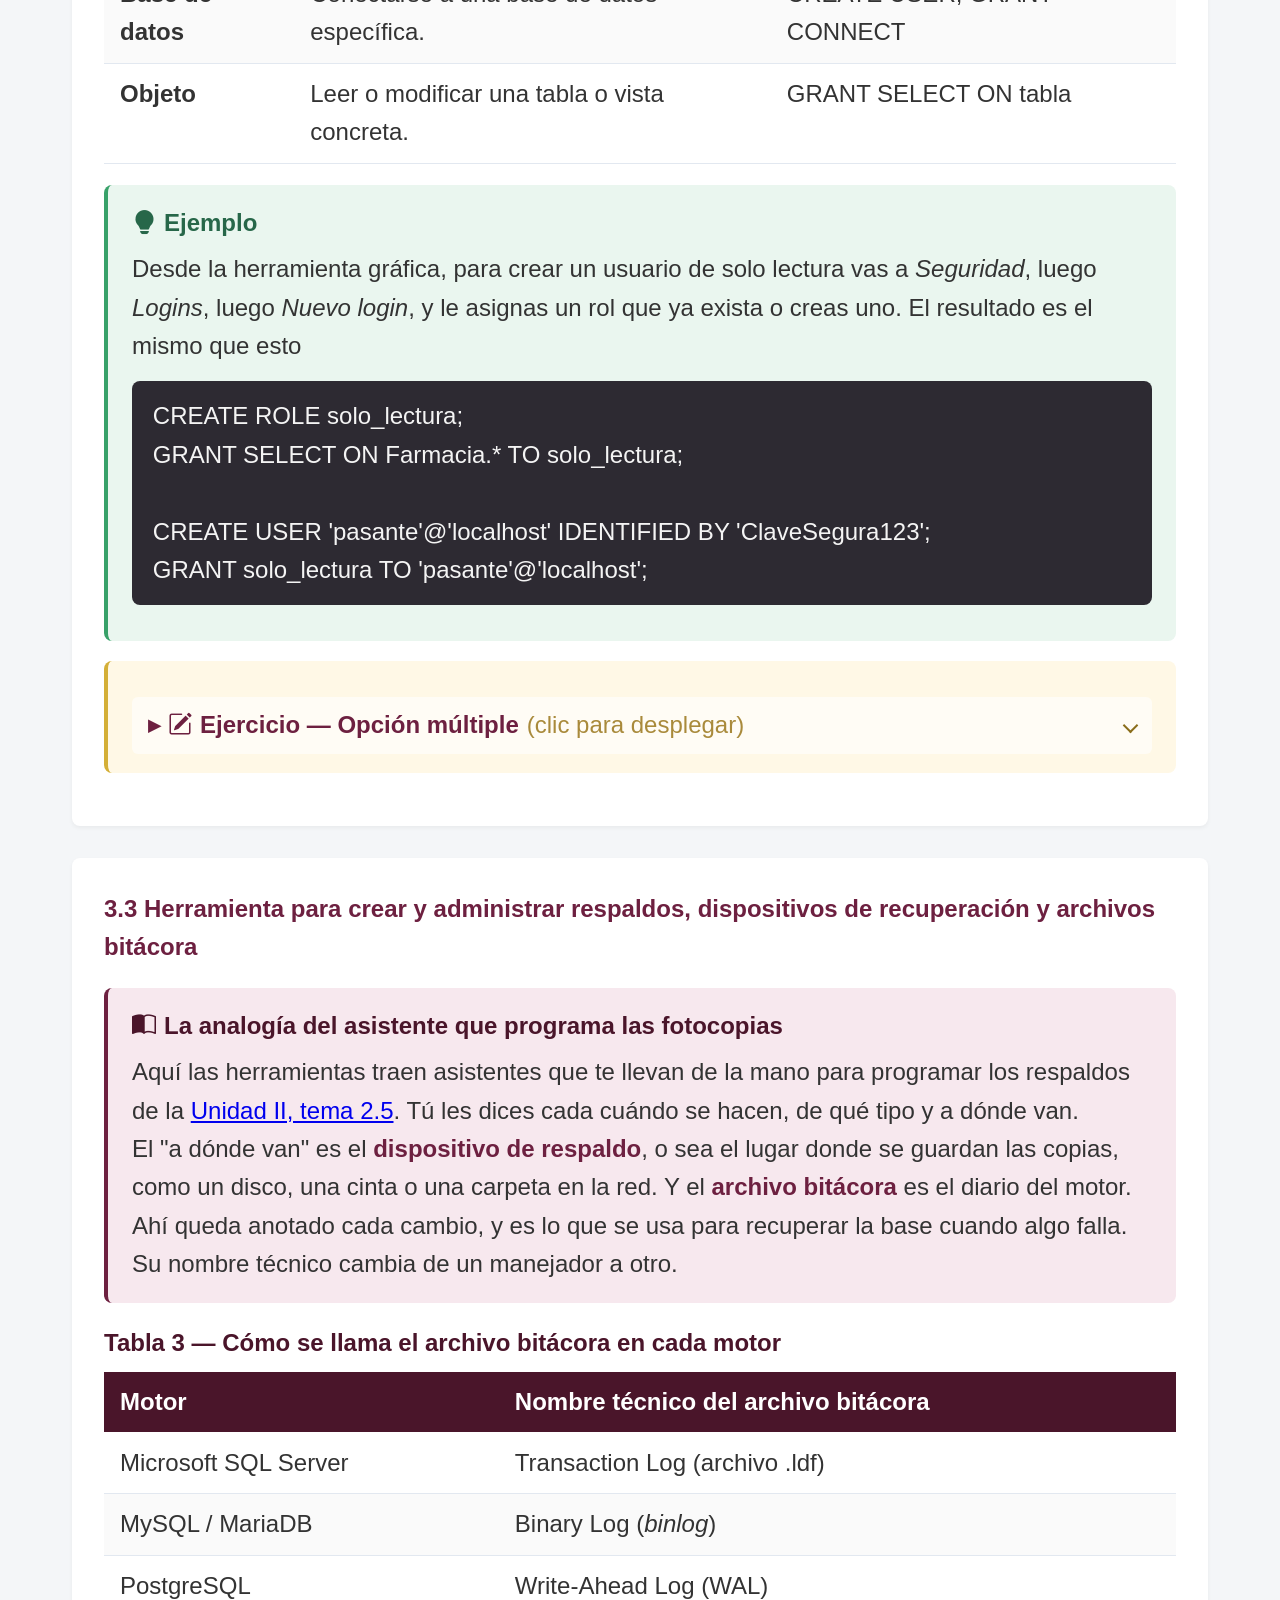
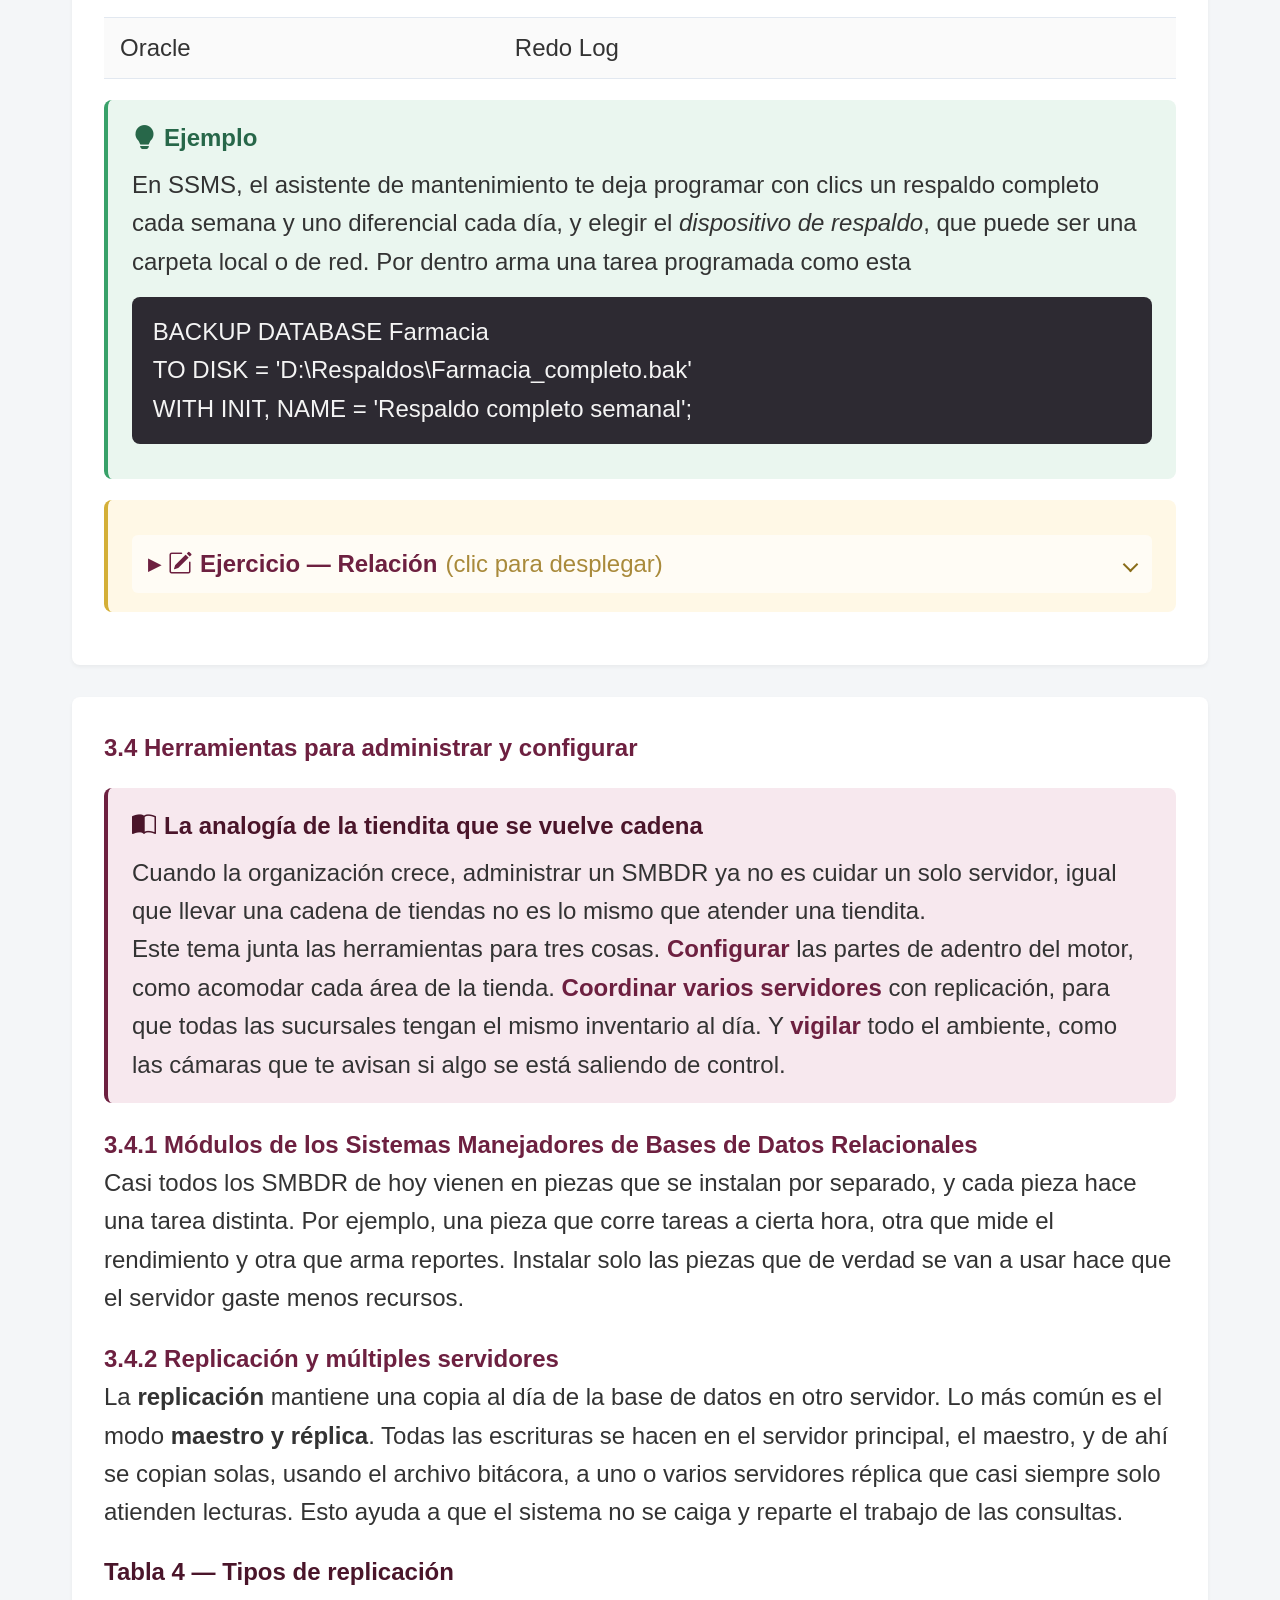
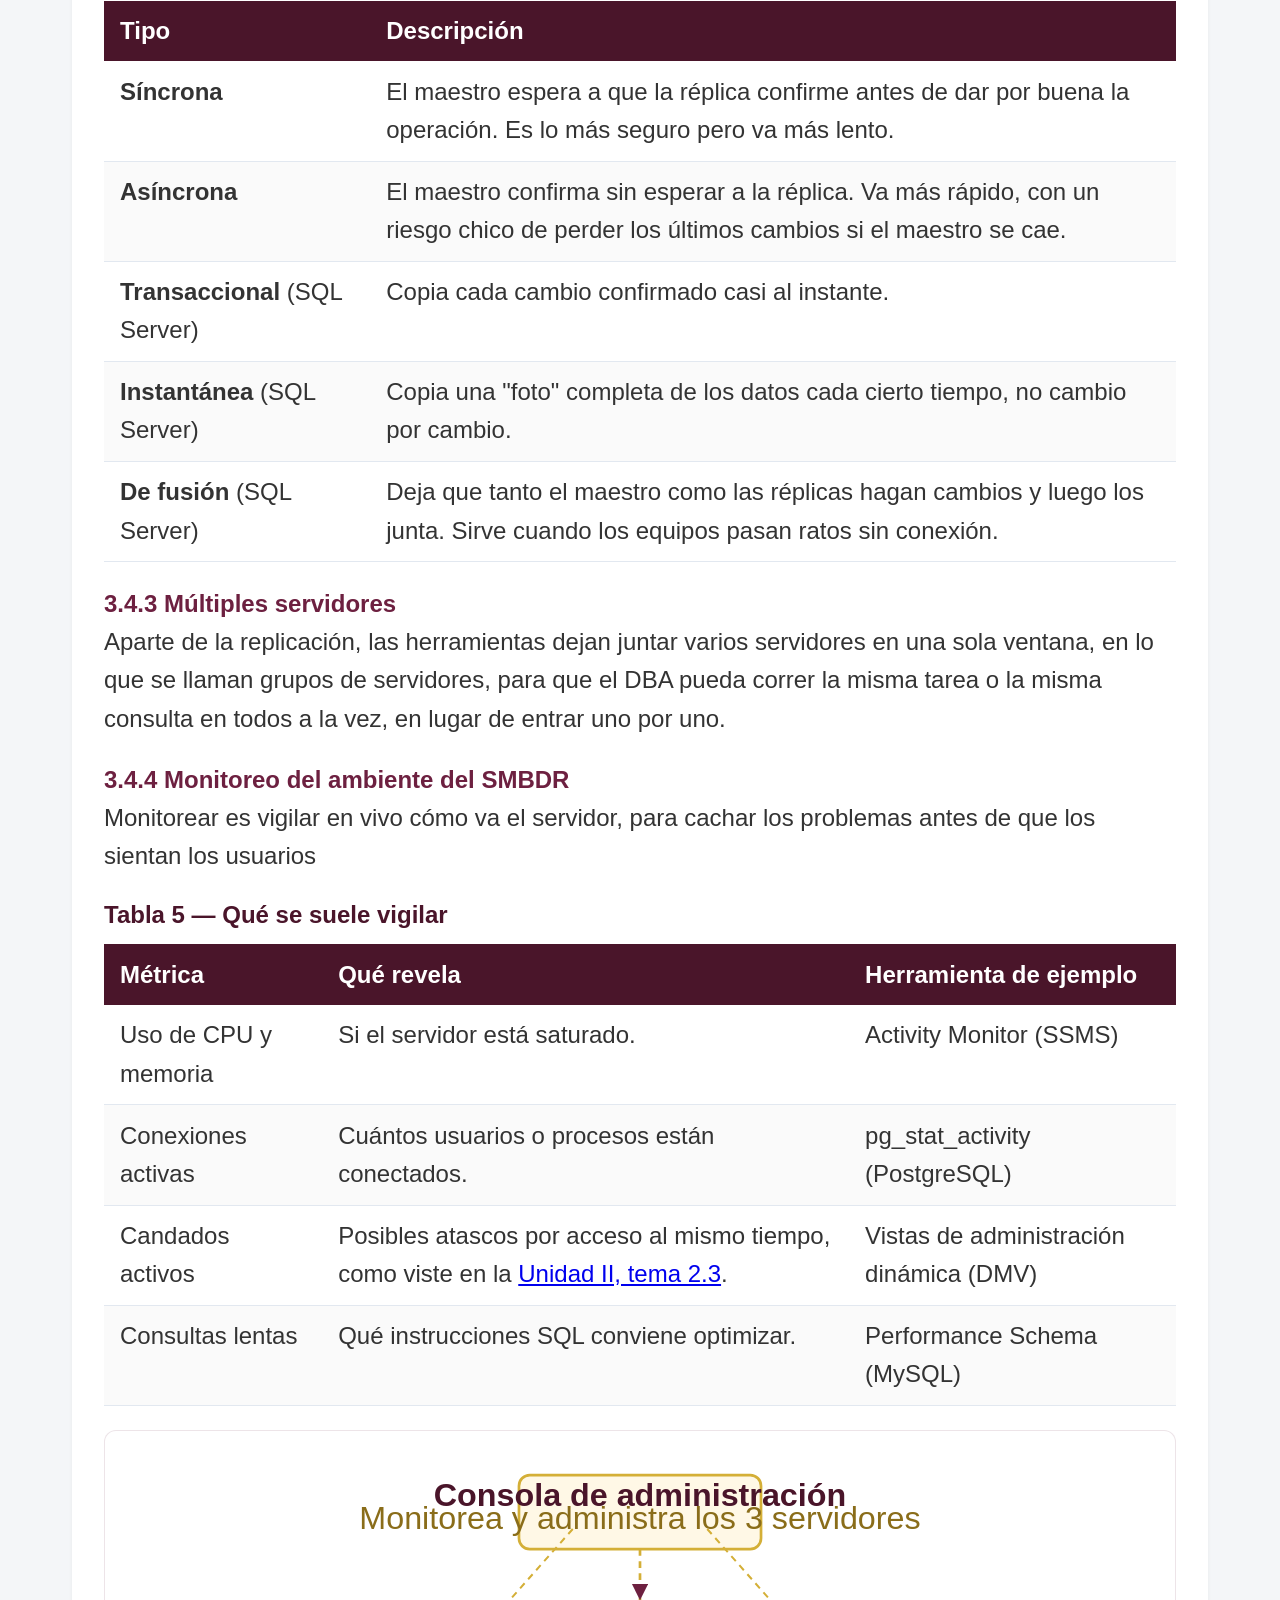
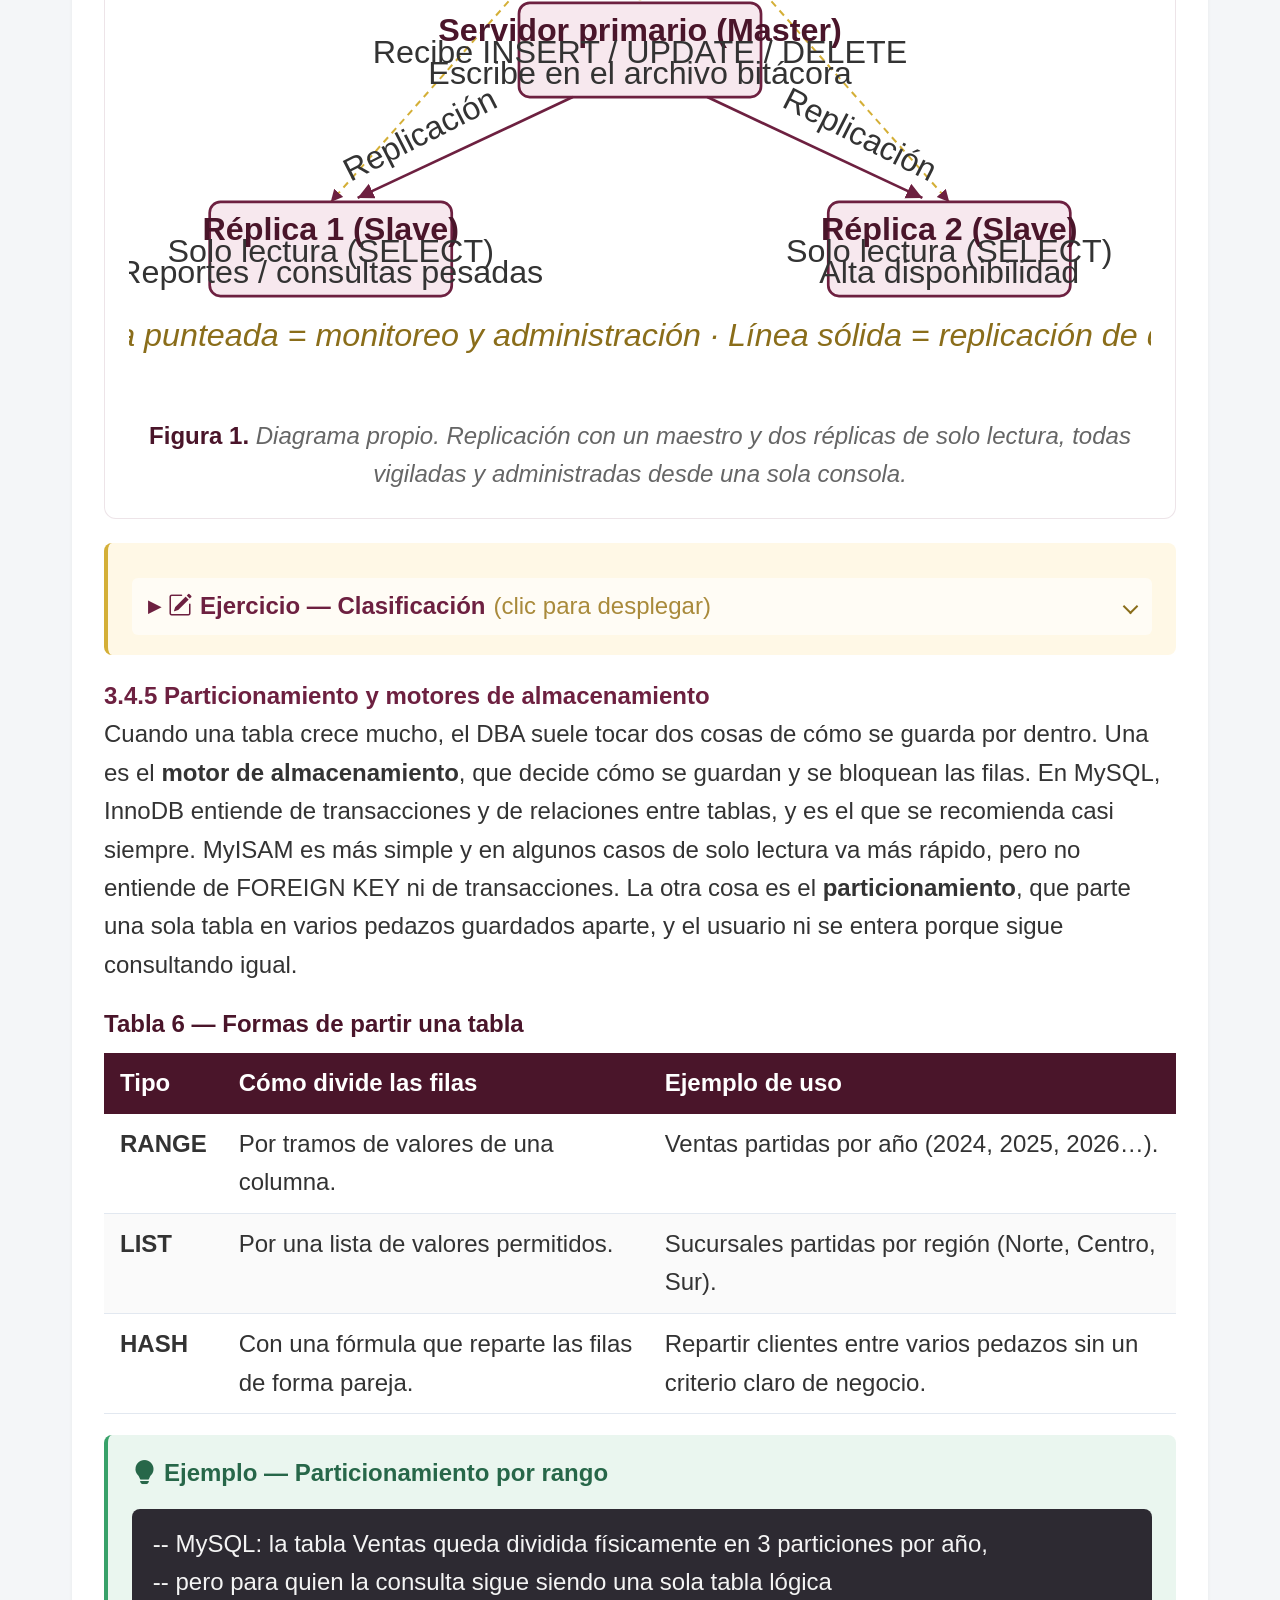
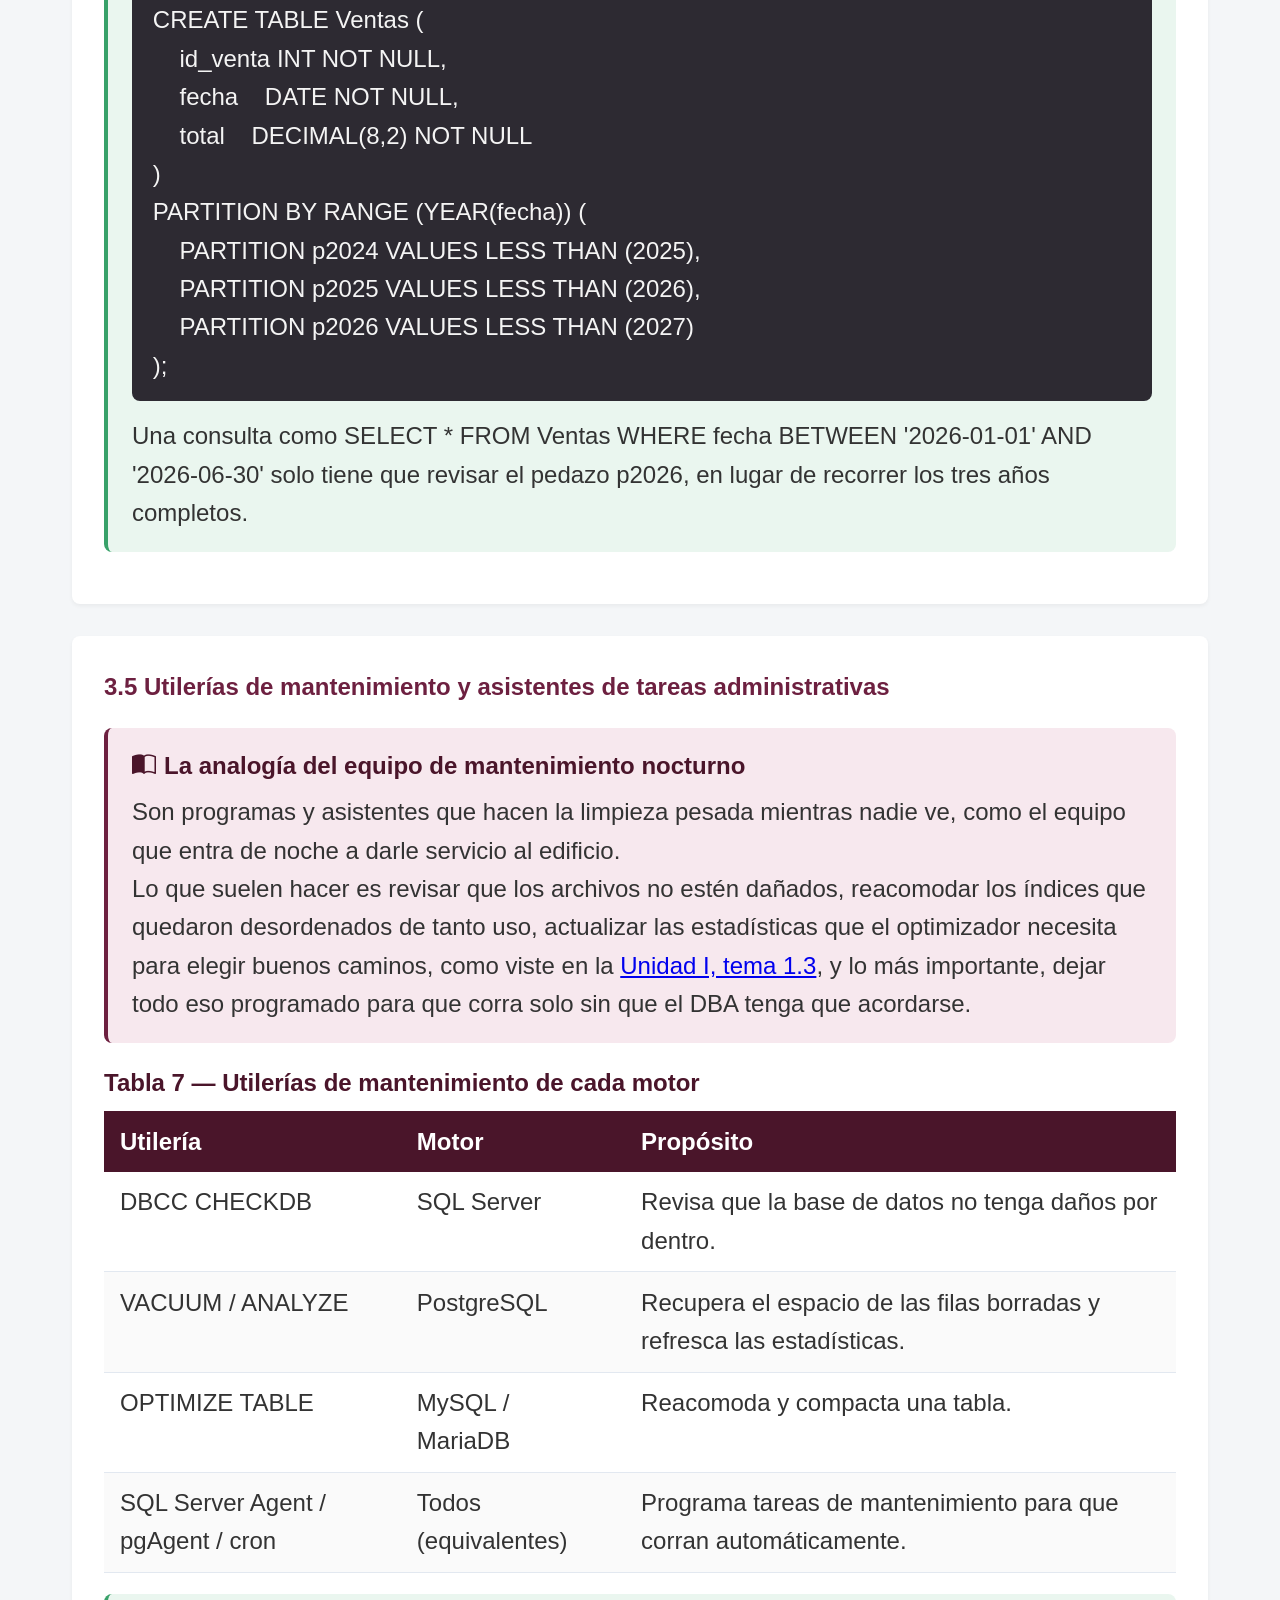
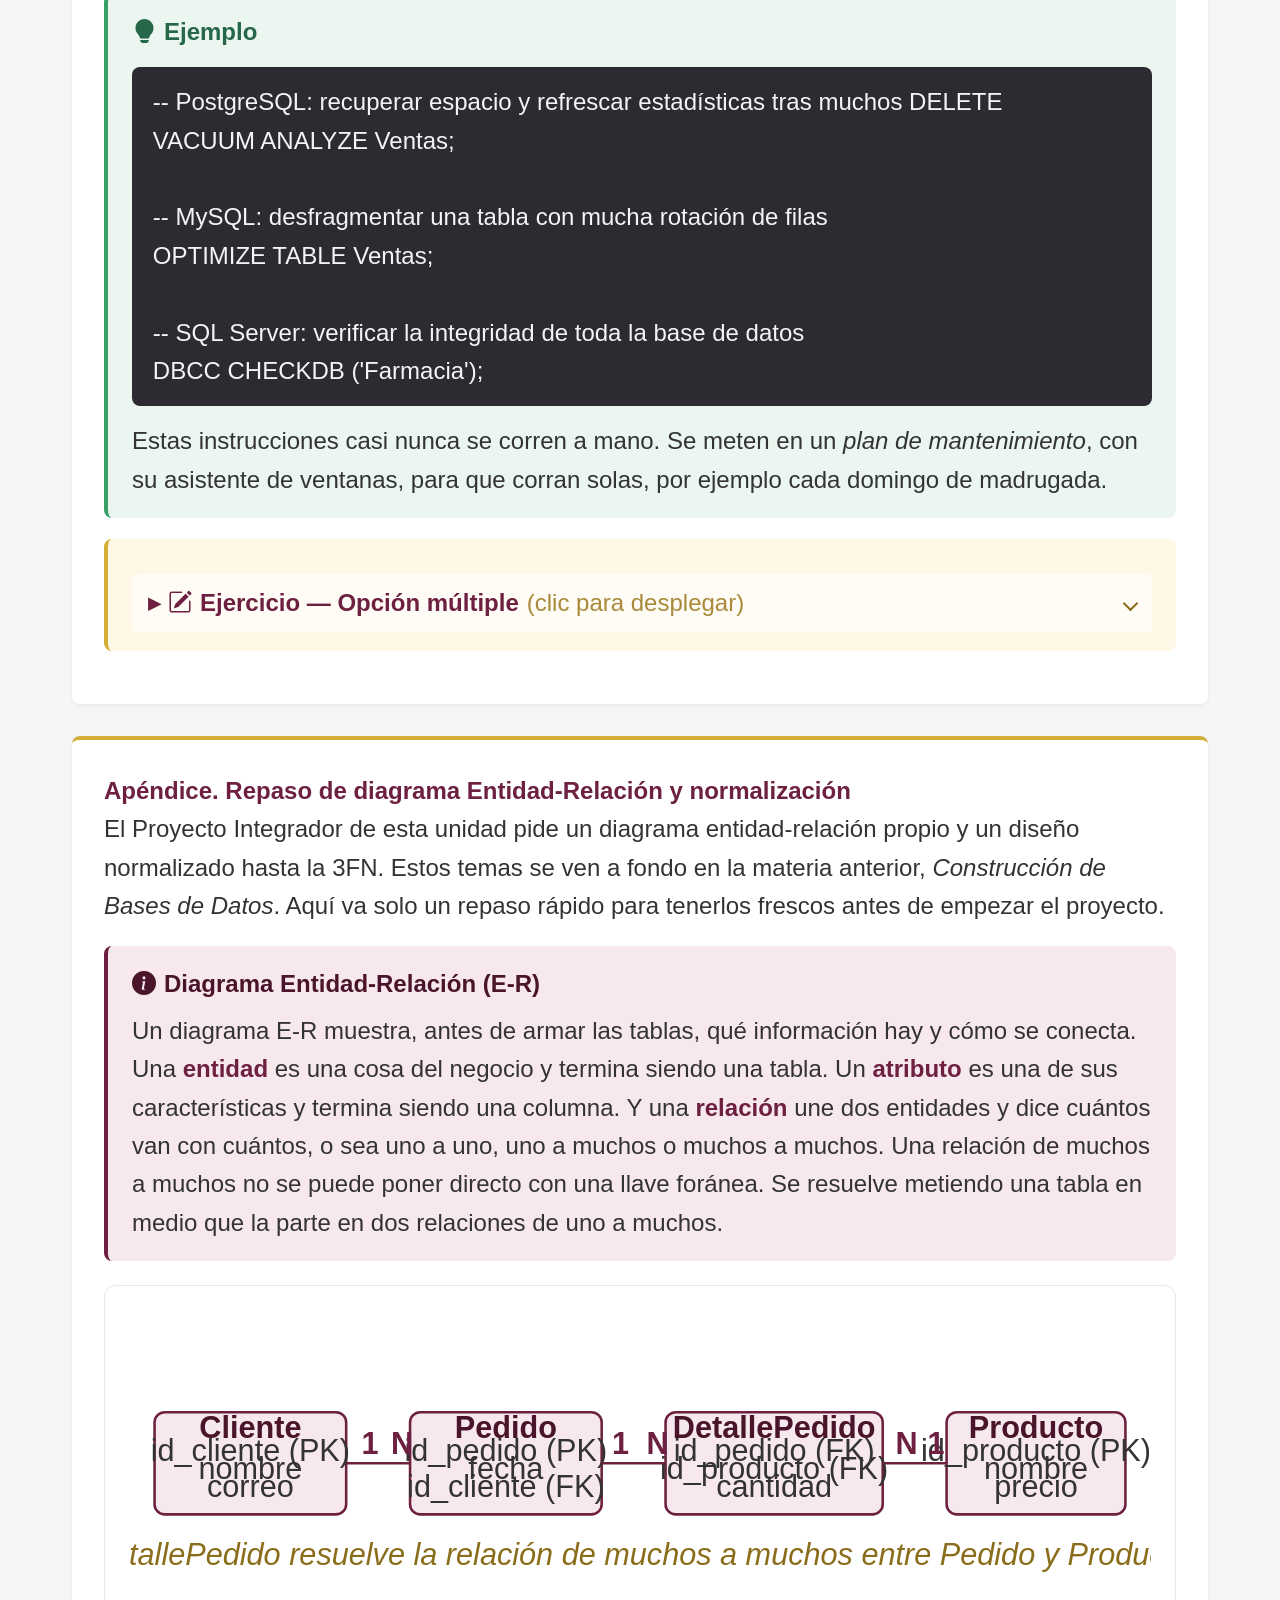
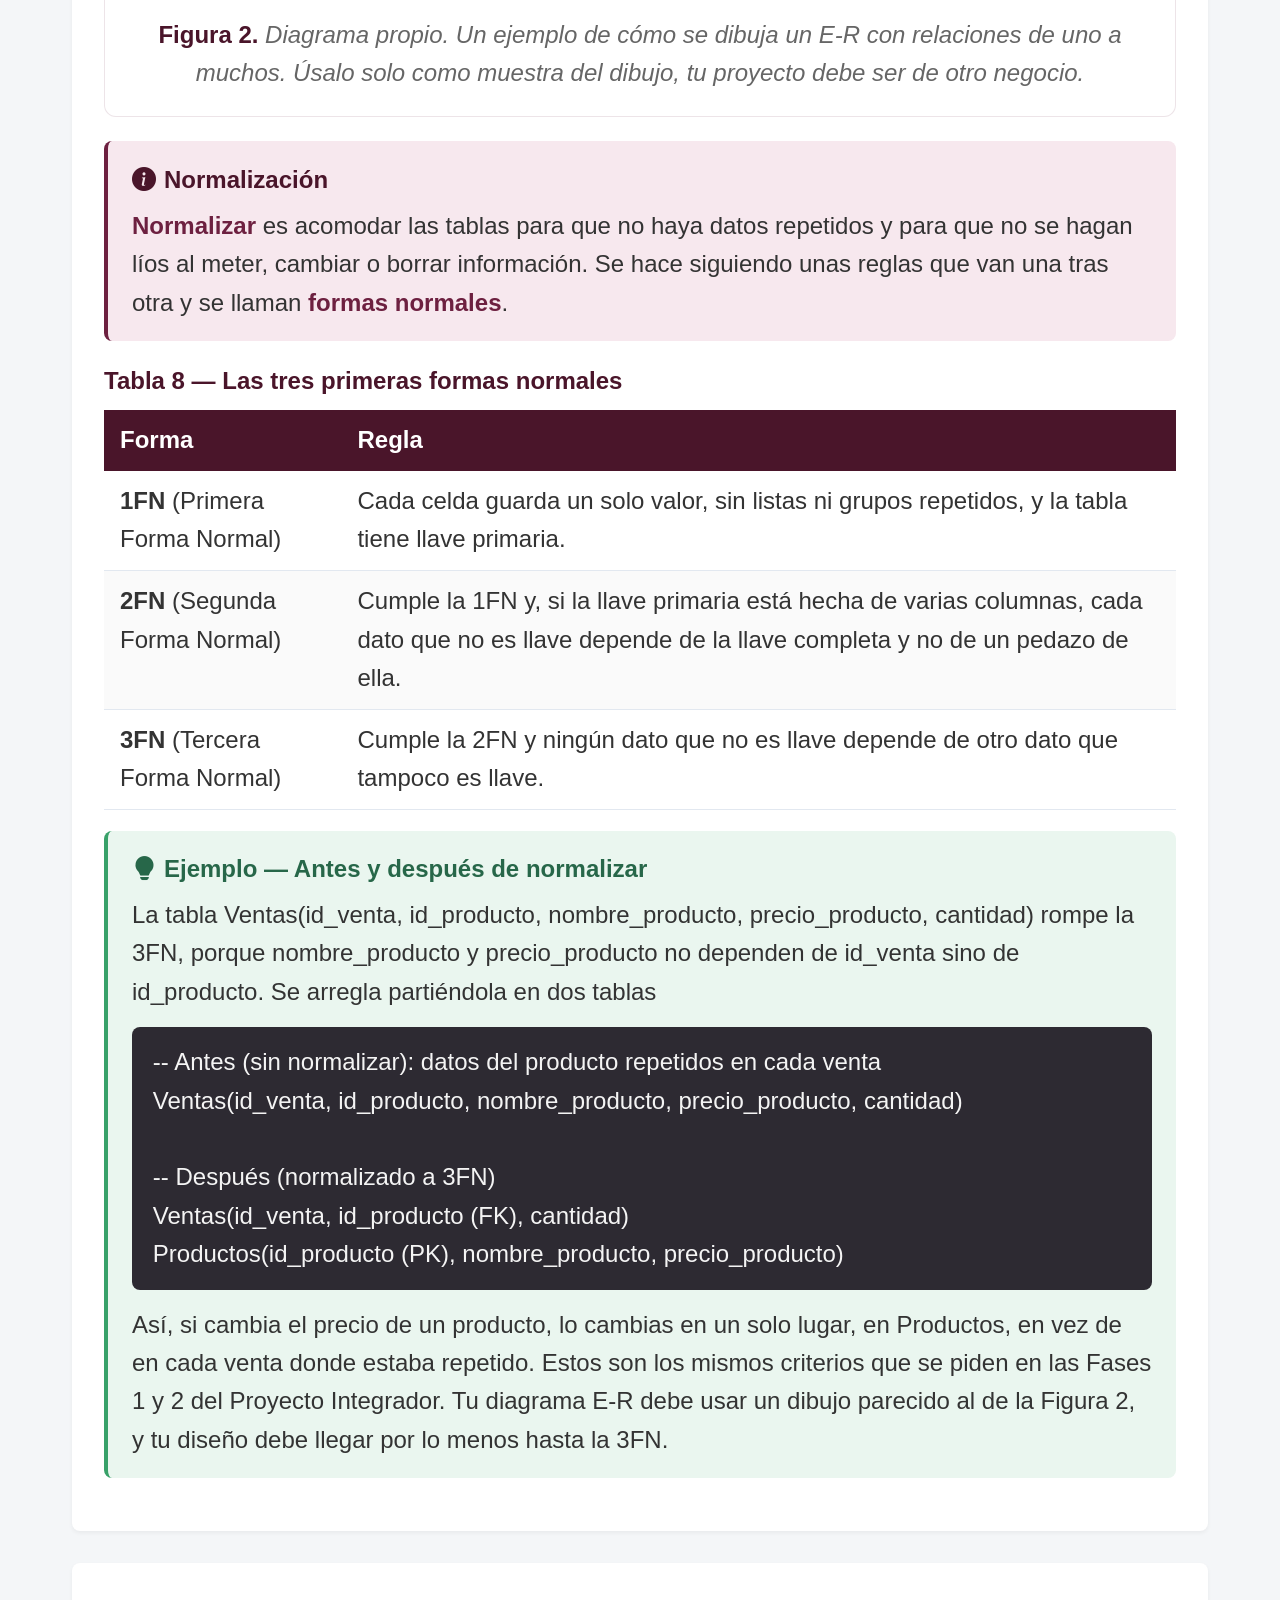
<file: paginas/unidad3.html>
<!DOCTYPE html>
<html lang="es">
<head>
    <meta charset="UTF-8">
    <meta name="viewport" content="width=device-width, initial-scale=1.0">
    <title>Unidad III - Herramientas y asistentes de un Sistema Manejador de Bases de Datos Relacionales (SMBDR) | IPN</title>
    <!-- Usamos el mismo archivo CSS de la página principal -->
    <link rel="stylesheet" href="../css/style.css">
    <link rel="preconnect" href="https://fonts.googleapis.com">
    <link rel="preconnect" href="https://fonts.gstatic.com" crossorigin>
    <link href="https://fonts.googleapis.com/css2?family=Merriweather:wght@700;900&display=swap" rel="stylesheet">
    <link rel="stylesheet" href="https://cdn.jsdelivr.net/npm/bootstrap-icons@1.11.3/font/bootstrap-icons.min.css">
</head>
<body>

    <header>
        <div class="logo">
            <img src="../pictures/logoIPN.jpg" alt="Escudo IPN">
        </div>

        <div class="titulos-encabezado">
            <h1>Instituto Politécnico Nacional</h1>
            <div class="subtitle">Unidad Profesional Interdisciplinaria de Ingeniería y Ciencias Sociales y Administrativas</div>
        </div>

        <div class="logo">
            <img src="../pictures/logoUPIICSA.png" alt="Escudo UPIICSA">
        </div>
    </header>

    <nav>
        <input type="checkbox" id="menu-toggle" class="menu-toggle">
        <label for="menu-toggle" class="menu-boton">☰ Menú de Navegación</label>
        <ul>
            <!-- Este enlace te regresa a la página principal -->
            <li><a href="../index.html">&larr; Regresar al Inicio</a></li>
            <li><a href="#tema1">Tema 3.1</a></li>
            <li><a href="#tema2">Tema 3.2</a></li>
            <li><a href="#tema3">Tema 3.3</a></li>
            <li><a href="#tema4">Tema 3.4</a></li>
            <li><a href="#tema5">Tema 3.5</a></li>
            <li><a href="unidad1.html">Unidad Temática I</a></li>
            <li><a href="unidad2.html">Unidad Temática II</a></li>
            <li><a href="rubrica.html">Rúbrica de Evaluación</a></li>
            <li><a href="cierre.html">Cierre</a></li>
            <li><a href="bibliografia.html">Bibliografía</a></li>
            <li><a href="glosario.html">Glosario</a></li>

        </ul>
    </nav>

    <main>
        <section class="hero">
            <h2 class="titulo-seccion">Unidad Temática III. Herramientas y asistentes de un Sistema Manejador de Bases de Datos Relacionales (SMBDR)</h2>
            <h3 style="color: var(--guinda);">Unidad de competencia</h3>
            <p>Utiliza herramientas y asistentes de administración automatizada a partir de los alcances de los SMBDR.</p>
        </section>

        <section class="temario-card">
            <h3 class="temario-titulo">
                <span class="icono-temario"><i class="bi bi-list-check"></i></span> Los siguientes temas se tratan en esta unidad
            </h3>
            <ul class="temario-lista">
                <li><a href="#tema1">3.1 Herramienta para crear y administrar la estructura de Base de Datos Relacionales</a></li>
                <li><a href="#tema2">3.2 Herramienta para crear y administrar usuarios y privilegios</a></li>
                <li><a href="#tema3">3.3 Herramienta para crear y administrar respaldos, dispositivos de recuperación y archivos bitácora</a></li>
                <li class="temario-item-con-sub">
                    <a href="#tema4">3.4 Herramientas para administrar y configurar</a>
                    <ul class="temario-sublista">
                        <li><a href="#tema4-1">3.4.1 Módulos del SMBDR</a></li>
                        <li><a href="#tema4-2">3.4.2 Replicación y múltiples servidores</a></li>
                        <li><a href="#tema4-3">3.4.3 Múltiples servidores</a></li>
                        <li><a href="#tema4-4">3.4.4 Monitoreo del ambiente del SMBDR</a></li>
                        <li><a href="#tema4-5">3.4.5 Particionamiento y motores de almacenamiento</a></li>
                    </ul>
                </li>
                <li><a href="#tema5">3.5 Utilerías de mantenimiento y asistentes de tareas administrativas</a></li>
                <li><a href="#actividades">Actividades de la Unidad</a></li>
            </ul>
        </section>

        <!-- ===================== TEMA 3.1 ===================== -->
        <section id="tema1" style="background: var(--blanco); padding: 2rem; border-radius: 8px; margin-bottom: 2rem; box-shadow: 0 2px 4px rgba(0,0,0,0.05);">
            <h3 style="color: var(--guinda);">3.1 Herramienta para crear y administrar la estructura de Base de Datos Relacionales</h3>

            <div class="caja-concepto">
                <h4><i class="bi bi-book-half"></i> La analogía del coche automático</h4>
                <p>Las <strong>herramientas con ventanas y botones</strong> son como manejar un coche automático. Haces clic para crear una tabla, arrastras para relacionarla, marcas una casilla para ponerle un índice y ya, no escribes DDL a mano.</p>
                <p>Pero por debajo el motor hace lo de siempre. Cada clic termina escribiendo el mismo <code>CREATE</code> o el mismo <code>ALTER</code> que viste en la <a href="unidad1.html#tema5">Unidad I, tema 1.5</a>. De hecho, que todo se pueda hacer con un solo lenguaje por debajo es justo lo que pide la Regla 5 de Codd, que viste en la <a href="unidad1.html#tema2">Unidad I, tema 1.2</a>.</p>
            </div>

            <div class="tabla-conceptos-wrap">
                <p class="leyenda-tabla">Tabla 1 — Herramienta de cada motor para armar la estructura</p>
                <table class="tabla-conceptos">
                    <thead>
                        <tr><th>Motor</th><th>Herramienta oficial</th></tr>
                    </thead>
                    <tbody>
                        <tr><td>MySQL / MariaDB</td><td>MySQL Workbench</td></tr>
                        <tr><td>Microsoft SQL Server</td><td>SQL Server Management Studio (SSMS)</td></tr>
                        <tr><td>PostgreSQL</td><td>pgAdmin</td></tr>
                        <tr><td>Oracle</td><td>Oracle SQL Developer</td></tr>
                    </tbody>
                </table>
            </div>

            <div class="caja-ejemplo">
                <h4><i class="bi bi-lightbulb-fill"></i> Ejemplo</h4>
                <p>Crear la tabla <code>Proveedores</code> desde el diseñador visual de una herramienta como MySQL Workbench casi siempre es así</p>
                <ol style="margin-left: 1.5rem;">
                    <li>Clic derecho sobre el esquema → <em>"Create Table"</em>.</li>
                    <li>Escribir el nombre <code>Proveedores</code> y agregar columnas desde una cuadrícula (nombre, tipo de dato, si es <code>PK</code>, <code>NN</code>, etc.).</li>
                    <li>Definir la relación con <code>Productos</code> arrastrando una clave foránea en el diagrama entidad-relación (EER).</li>
                    <li>Dar clic en <em>"Apply"</em> y la herramienta genera y muestra el script SQL antes de ejecutarlo.</li>
                </ol>
                <p>El script que arma la herramienta es igualito a escribirlo a mano</p>
<pre class="codigo-sql"><code>CREATE TABLE Proveedores (
    id_proveedor INT PRIMARY KEY AUTO_INCREMENT,
    razon_social VARCHAR(120) NOT NULL,
    telefono     VARCHAR(15)
);

ALTER TABLE Productos
    ADD COLUMN id_proveedor INT,
    ADD FOREIGN KEY (id_proveedor) REFERENCES Proveedores(id_proveedor);</code></pre>
            </div>

            <div class="caja-concepto">
                <h4><i class="bi bi-info-circle-fill"></i> Cómo saber por qué una consulta va lenta</h4>
                <p>Aparte de crear objetos, estas herramientas te dejan pedirle al optimizador de la <a href="unidad1.html#tema3">Unidad I, tema 1.3</a> que te enseñe su <strong>plan de ejecución</strong>. Ese plan es la lista de pasos que va a seguir para resolver una consulta, como qué índices usa y en qué orden junta las tablas. Leer ese plan es la forma más directa de entender por qué una consulta va lenta.</p>
            </div>
            <div class="caja-ejemplo">
                <h4><i class="bi bi-lightbulb-fill"></i> Ejemplo — Plan de ejecución</h4>
<pre class="codigo-sql"><code>-- Ver el plan de ejecución sin ejecutar la consulta (MySQL/PostgreSQL)
EXPLAIN SELECT nombre FROM Productos WHERE categoria = 'Zapatos';

-- PostgreSQL: además de mostrar el plan, ejecuta la consulta y mide tiempos reales
EXPLAIN ANALYZE SELECT nombre FROM Productos WHERE categoria = 'Zapatos';</code></pre>
                <p>Si el plan dice <em>"Seq Scan"</em>, que quiere decir que va a recorrer toda la tabla de arriba a abajo, y la tabla es grande, seguramente falta un índice en esa columna, como viste en la <a href="unidad1.html#tema4">Unidad I, tema 1.4</a>.</p>
            </div>

            <div class="caja-ejercicio">
                <details class="ejercicio-desplegable">
                <summary><i class="bi bi-pencil-square"></i> Ejercicio — Relación <span class="hint-ejercicio">(clic para desplegar)</span></summary>
                <div class="ejercicio-contenido">
                <p>Relaciona cada motor de base de datos con su herramienta oficial</p>

                <div class="quiz-pregunta">
                    <p class="quiz-enunciado">1. PostgreSQL</p>
                    <div class="quiz-opcion-fila">
                        <input type="radio" name="u3t1q1" id="u3t1q1a" class="quiz-radio">
                        <label for="u3t1q1a" class="quiz-opcion" data-correcta="false" data-explicacion="SSMS es la herramienta oficial de Microsoft SQL Server, no de PostgreSQL.">SQL Server Management Studio</label>
                    </div>
                    <div class="quiz-opcion-fila">
                        <input type="radio" name="u3t1q1" id="u3t1q1b" class="quiz-radio">
                        <label for="u3t1q1b" class="quiz-opcion" data-correcta="true" data-explicacion="pgAdmin es la herramienta gráfica oficial del proyecto PostgreSQL.">pgAdmin</label>
                    </div>
                    <div class="quiz-opcion-fila">
                        <input type="radio" name="u3t1q1" id="u3t1q1c" class="quiz-radio">
                        <label for="u3t1q1c" class="quiz-opcion" data-correcta="false" data-explicacion="MySQL Workbench corresponde a MySQL/MariaDB, no a PostgreSQL.">MySQL Workbench</label>
                    </div>
                </div>

                <div class="quiz-pregunta">
                    <p class="quiz-enunciado">2. Oracle Database</p>
                    <div class="quiz-opcion-fila">
                        <input type="radio" name="u3t1q2" id="u3t1q2a" class="quiz-radio">
                        <label for="u3t1q2a" class="quiz-opcion" data-correcta="true" data-explicacion="Oracle SQL Developer es la herramienta gráfica gratuita oficial de Oracle Corporation.">Oracle SQL Developer</label>
                    </div>
                    <div class="quiz-opcion-fila">
                        <input type="radio" name="u3t1q2" id="u3t1q2b" class="quiz-radio">
                        <label for="u3t1q2b" class="quiz-opcion" data-correcta="false" data-explicacion="pgAdmin es exclusivo del ecosistema PostgreSQL.">pgAdmin</label>
                    </div>
                    <div class="quiz-opcion-fila">
                        <input type="radio" name="u3t1q2" id="u3t1q2c" class="quiz-radio">
                        <label for="u3t1q2c" class="quiz-opcion" data-correcta="false" data-explicacion="SSMS es exclusivo de Microsoft SQL Server.">SQL Server Management Studio</label>
                    </div>
                </div>
                </div>
                </details>
            </div>
        </section>

        <!-- ===================== TEMA 3.2 ===================== -->
        <section id="tema2" style="background: var(--blanco); padding: 2rem; border-radius: 8px; margin-bottom: 2rem; box-shadow: 0 2px 4px rgba(0,0,0,0.05);">
            <h3 style="color: var(--guinda);">3.2 Herramienta para crear y administrar usuarios y privilegios</h3>

            <div class="caja-concepto">
                <h4><i class="bi bi-book-half"></i> La analogía de la oficina de credenciales</h4>
                <p>Estas herramientas son como la oficina que hace las credenciales de la escuela. Das de alta a una persona, le entregas su credencial, que sería la cuenta de usuario, y le marcas a qué puertas abre.</p>
                <p>Para no hacer el trámite uno por uno, se arman <strong>roles</strong>, que son juegos de permisos ya listos, como "maestro", "prefecto" o "cajero", y se los cuelgas a la credencial. Todo esto es el mismo <code>GRANT</code> y <code>REVOKE</code> de la <a href="unidad2.html#tema2">Unidad II, tema 2.2</a>, pero a golpe de clic. Y se puede dar con más o menos detalle, sobre toda la base, sobre una tabla o sobre una sola columna.</p>
            </div>

            <div class="tabla-conceptos-wrap">
                <p class="leyenda-tabla">Tabla 2 — Niveles de permiso</p>
                <table class="tabla-conceptos">
                    <thead>
                        <tr><th>Nivel</th><th>Ejemplo de alcance</th><th>Instrucción típica</th></tr>
                    </thead>
                    <tbody>
                        <tr><td><strong>Servidor</strong></td><td>Crear bases de datos, crear otros logins.</td><td><code>CREATE LOGIN</code></td></tr>
                        <tr><td><strong>Base de datos</strong></td><td>Conectarse a una base de datos específica.</td><td><code>CREATE USER</code>, <code>GRANT CONNECT</code></td></tr>
                        <tr><td><strong>Objeto</strong></td><td>Leer o modificar una tabla o vista concreta.</td><td><code>GRANT SELECT ON tabla</code></td></tr>
                    </tbody>
                </table>
            </div>

            <div class="caja-ejemplo">
                <h4><i class="bi bi-lightbulb-fill"></i> Ejemplo</h4>
                <p>Desde la herramienta gráfica, para crear un usuario de solo lectura vas a <em>Seguridad</em>, luego <em>Logins</em>, luego <em>Nuevo login</em>, y le asignas un rol que ya exista o creas uno. El resultado es el mismo que esto</p>
<pre class="codigo-sql"><code>CREATE ROLE solo_lectura;
GRANT SELECT ON Farmacia.* TO solo_lectura;

CREATE USER 'pasante'@'localhost' IDENTIFIED BY 'ClaveSegura123';
GRANT solo_lectura TO 'pasante'@'localhost';</code></pre>
            </div>

            <div class="caja-ejercicio">
                <details class="ejercicio-desplegable">
                <summary><i class="bi bi-pencil-square"></i> Ejercicio — Opción múltiple <span class="hint-ejercicio">(clic para desplegar)</span></summary>
                <div class="ejercicio-contenido">
                <div class="quiz-pregunta">
                    <p class="quiz-enunciado">Un nuevo empleado de soporte solo necesita poder ver (no modificar) la tabla Tickets. ¿Qué nivel de privilegio es el mínimo necesario?</p>
                    <div class="quiz-opcion-fila">
                        <input type="radio" name="u3t2q1" id="u3t2q1a" class="quiz-radio">
                        <label for="u3t2q1a" class="quiz-opcion" data-correcta="false" data-explicacion="otorgar privilegios de servidor sería excesivo. Le daría control sobre logins y bases de datos que no necesita tocar.">Servidor</label>
                    </div>
                    <div class="quiz-opcion-fila">
                        <input type="radio" name="u3t2q1" id="u3t2q1b" class="quiz-radio">
                        <label for="u3t2q1b" class="quiz-opcion" data-correcta="false" data-explicacion="darle acceso a nivel de toda la base de datos le permitiría ver o afectar otras tablas que no necesita.">Base de datos completa</label>
                    </div>
                    <div class="quiz-opcion-fila">
                        <input type="radio" name="u3t2q1" id="u3t2q1c" class="quiz-radio">
                        <label for="u3t2q1c" class="quiz-opcion" data-correcta="true" data-explicacion="siguiendo el principio de mínimo privilegio, basta con GRANT SELECT sobre esa tabla en específico.">Objeto (SELECT solo sobre Tickets)</label>
                    </div>
                </div>
                </div>
                </details>
            </div>
        </section>

        <!-- ===================== TEMA 3.3 ===================== -->
        <section id="tema3" style="background: var(--blanco); padding: 2rem; border-radius: 8px; margin-bottom: 2rem; box-shadow: 0 2px 4px rgba(0,0,0,0.05);">
            <h3 style="color: var(--guinda);">3.3 Herramienta para crear y administrar respaldos, dispositivos de recuperación y archivos bitácora</h3>

            <div class="caja-concepto">
                <h4><i class="bi bi-book-half"></i> La analogía del asistente que programa las fotocopias</h4>
                <p>Aquí las herramientas traen asistentes que te llevan de la mano para programar los respaldos de la <a href="unidad2.html#tema5">Unidad II, tema 2.5</a>. Tú les dices cada cuándo se hacen, de qué tipo y a dónde van.</p>
                <p>El "a dónde van" es el <strong>dispositivo de respaldo</strong>, o sea el lugar donde se guardan las copias, como un disco, una cinta o una carpeta en la red. Y el <strong>archivo bitácora</strong> es el diario del motor. Ahí queda anotado cada cambio, y es lo que se usa para recuperar la base cuando algo falla. Su nombre técnico cambia de un manejador a otro.</p>
            </div>

            <div class="tabla-conceptos-wrap">
                <p class="leyenda-tabla">Tabla 3 — Cómo se llama el archivo bitácora en cada motor</p>
                <table class="tabla-conceptos">
                    <thead>
                        <tr><th>Motor</th><th>Nombre técnico del archivo bitácora</th></tr>
                    </thead>
                    <tbody>
                        <tr><td>Microsoft SQL Server</td><td>Transaction Log (archivo <code>.ldf</code>)</td></tr>
                        <tr><td>MySQL / MariaDB</td><td>Binary Log (<em>binlog</em>)</td></tr>
                        <tr><td>PostgreSQL</td><td>Write-Ahead Log (WAL)</td></tr>
                        <tr><td>Oracle</td><td>Redo Log</td></tr>
                    </tbody>
                </table>
            </div>

            <div class="caja-ejemplo">
                <h4><i class="bi bi-lightbulb-fill"></i> Ejemplo</h4>
                <p>En SSMS, el asistente de mantenimiento te deja programar con clics un respaldo completo cada semana y uno diferencial cada día, y elegir el <em>dispositivo de respaldo</em>, que puede ser una carpeta local o de red. Por dentro arma una tarea programada como esta</p>
<pre class="codigo-sql"><code>BACKUP DATABASE Farmacia
TO DISK = 'D:\Respaldos\Farmacia_completo.bak'
WITH INIT, NAME = 'Respaldo completo semanal';</code></pre>
            </div>

            <div class="caja-ejercicio">
                <details class="ejercicio-desplegable">
                <summary><i class="bi bi-pencil-square"></i> Ejercicio — Relación <span class="hint-ejercicio">(clic para desplegar)</span></summary>
                <div class="ejercicio-contenido">
                <div class="quiz-pregunta">
                    <p class="quiz-enunciado">¿Cómo se llama el archivo bitácora en PostgreSQL?</p>
                    <div class="quiz-opcion-fila">
                        <input type="radio" name="u3t3q1" id="u3t3q1a" class="quiz-radio">
                        <label for="u3t3q1a" class="quiz-opcion" data-correcta="false" data-explicacion="el Redo Log es el nombre usado en Oracle, no en PostgreSQL.">Redo Log</label>
                    </div>
                    <div class="quiz-opcion-fila">
                        <input type="radio" name="u3t3q1" id="u3t3q1b" class="quiz-radio">
                        <label for="u3t3q1b" class="quiz-opcion" data-correcta="true" data-explicacion="PostgreSQL usa el Write-Ahead Log (WAL). Registra los cambios antes de aplicarlos a los archivos de datos.">Write-Ahead Log (WAL)</label>
                    </div>
                    <div class="quiz-opcion-fila">
                        <input type="radio" name="u3t3q1" id="u3t3q1c" class="quiz-radio">
                        <label for="u3t3q1c" class="quiz-opcion" data-correcta="false" data-explicacion="el binlog es el registro de transacciones de MySQL/MariaDB, no de PostgreSQL.">Binary Log (binlog)</label>
                    </div>
                </div>
                </div>
                </details>
            </div>
        </section>

        <!-- ===================== TEMA 3.4 ===================== -->
        <section id="tema4" style="background: var(--blanco); padding: 2rem; border-radius: 8px; margin-bottom: 2rem; box-shadow: 0 2px 4px rgba(0,0,0,0.05);">
            <h3 style="color: var(--guinda);">3.4 Herramientas para administrar y configurar</h3>

            <div class="caja-concepto">
                <h4><i class="bi bi-book-half"></i> La analogía de la tiendita que se vuelve cadena</h4>
                <p>Cuando la organización crece, administrar un SMBDR ya no es cuidar un solo servidor, igual que llevar una cadena de tiendas no es lo mismo que atender una tiendita.</p>
                <p>Este tema junta las herramientas para tres cosas. <strong>Configurar</strong> las partes de adentro del motor, como acomodar cada área de la tienda. <strong>Coordinar varios servidores</strong> con replicación, para que todas las sucursales tengan el mismo inventario al día. Y <strong>vigilar</strong> todo el ambiente, como las cámaras que te avisan si algo se está saliendo de control.</p>
            </div>

            <h4 id="tema4-1" style="color: var(--guinda); margin-top: 1.4rem;">3.4.1 Módulos de los Sistemas Manejadores de Bases de Datos Relacionales</h4>
            <p class="subtema-texto">Casi todos los SMBDR de hoy vienen en piezas que se instalan por separado, y cada pieza hace una tarea distinta. Por ejemplo, una pieza que corre tareas a cierta hora, otra que mide el rendimiento y otra que arma reportes. Instalar solo las piezas que de verdad se van a usar hace que el servidor gaste menos recursos.</p>

            <h4 id="tema4-2" style="color: var(--guinda); margin-top: 1.4rem;">3.4.2 Replicación y múltiples servidores</h4>
            <p class="subtema-texto">La <strong>replicación</strong> mantiene una copia al día de la base de datos en otro servidor. Lo más común es el modo <strong>maestro y réplica</strong>. Todas las escrituras se hacen en el servidor principal, el maestro, y de ahí se copian solas, usando el archivo bitácora, a uno o varios servidores réplica que casi siempre solo atienden lecturas. Esto ayuda a que el sistema no se caiga y reparte el trabajo de las consultas.</p>
            <div class="tabla-conceptos-wrap">
                <p class="leyenda-tabla">Tabla 4 — Tipos de replicación</p>
                <table class="tabla-conceptos">
                    <thead>
                        <tr><th>Tipo</th><th>Descripción</th></tr>
                    </thead>
                    <tbody>
                        <tr><td><strong>Síncrona</strong></td><td>El maestro espera a que la réplica confirme antes de dar por buena la operación. Es lo más seguro pero va más lento.</td></tr>
                        <tr><td><strong>Asíncrona</strong></td><td>El maestro confirma sin esperar a la réplica. Va más rápido, con un riesgo chico de perder los últimos cambios si el maestro se cae.</td></tr>
                        <tr><td><strong>Transaccional</strong> (SQL Server)</td><td>Copia cada cambio confirmado casi al instante.</td></tr>
                        <tr><td><strong>Instantánea</strong> (SQL Server)</td><td>Copia una "foto" completa de los datos cada cierto tiempo, no cambio por cambio.</td></tr>
                        <tr><td><strong>De fusión</strong> (SQL Server)</td><td>Deja que tanto el maestro como las réplicas hagan cambios y luego los junta. Sirve cuando los equipos pasan ratos sin conexión.</td></tr>
                    </tbody>
                </table>
            </div>

            <h4 id="tema4-3" style="color: var(--guinda); margin-top: 1.4rem;">3.4.3 Múltiples servidores</h4>
            <p class="subtema-texto">Aparte de la replicación, las herramientas dejan juntar varios servidores en una sola ventana, en lo que se llaman grupos de servidores, para que el DBA pueda correr la misma tarea o la misma consulta en todos a la vez, en lugar de entrar uno por uno.</p>

            <h4 id="tema4-4" style="color: var(--guinda); margin-top: 1.4rem;">3.4.4 Monitoreo del ambiente del SMBDR</h4>
            <p class="subtema-texto">Monitorear es vigilar en vivo cómo va el servidor, para cachar los problemas antes de que los sientan los usuarios</p>
            <div class="tabla-conceptos-wrap">
                <p class="leyenda-tabla">Tabla 5 — Qué se suele vigilar</p>
                <table class="tabla-conceptos">
                    <thead>
                        <tr><th>Métrica</th><th>Qué revela</th><th>Herramienta de ejemplo</th></tr>
                    </thead>
                    <tbody>
                        <tr><td>Uso de CPU y memoria</td><td>Si el servidor está saturado.</td><td>Activity Monitor (SSMS)</td></tr>
                        <tr><td>Conexiones activas</td><td>Cuántos usuarios o procesos están conectados.</td><td><code>pg_stat_activity</code> (PostgreSQL)</td></tr>
                        <tr><td>Candados activos</td><td>Posibles atascos por acceso al mismo tiempo, como viste en la <a href="unidad2.html#tema3">Unidad II, tema 2.3</a>.</td><td>Vistas de administración dinámica (DMV)</td></tr>
                        <tr><td>Consultas lentas</td><td>Qué instrucciones SQL conviene optimizar.</td><td>Performance Schema (MySQL)</td></tr>
                    </tbody>
                </table>
            </div>

            <div class="diagrama-container">
                <svg viewBox="0 0 760 400" xmlns="http://www.w3.org/2000/svg" role="img" aria-label="Diagrama de una arquitectura de replicación maestro-esclavo con consola de administración centralizada">
                    <defs>
                        <marker id="flechaRep" markerWidth="10" markerHeight="10" refX="6" refY="3" orient="auto">
                            <path d="M0,0 L6,3 L0,6 Z" fill="#6D2040"></path>
                        </marker>
                    </defs>
                    <g font-family="Segoe UI, Arial, sans-serif">
                        <!-- Consola -->
                        <rect x="290" y="15" width="180" height="55" rx="8" fill="#FFF8E6" stroke="#D4AF37" stroke-width="2"></rect>
                        <text x="380" y="38" text-anchor="middle" font-size="12" font-weight="bold" fill="#4A152A">Consola de administración</text>
                        <text x="380" y="55" text-anchor="middle" font-size="10" fill="#8A6D1A">Monitorea y administra los 3 servidores</text>

                        <line x1="380" y1="70" x2="380" y2="108" stroke="#D4AF37" stroke-width="2" stroke-dasharray="5,4" marker-end="url(#flechaRep)"></line>
                        <line x1="330" y1="55" x2="150" y2="258" stroke="#D4AF37" stroke-width="1.5" stroke-dasharray="5,4" marker-end="url(#flechaRep)"></line>
                        <line x1="430" y1="55" x2="610" y2="258" stroke="#D4AF37" stroke-width="1.5" stroke-dasharray="5,4" marker-end="url(#flechaRep)"></line>

                        <!-- Servidor primario -->
                        <rect x="290" y="110" width="180" height="70" rx="8" fill="#F7E8EE" stroke="#6D2040" stroke-width="2"></rect>
                        <text x="380" y="138" text-anchor="middle" font-size="12" font-weight="bold" fill="#4A152A">Servidor primario (Master)</text>
                        <text x="380" y="155" text-anchor="middle" font-size="10" fill="#333333">Recibe INSERT / UPDATE / DELETE</text>
                        <text x="380" y="170" text-anchor="middle" font-size="10" fill="#333333">Escribe en el archivo bitácora</text>

                        <line x1="330" y1="180" x2="170" y2="255" stroke="#6D2040" stroke-width="2" marker-end="url(#flechaRep)"></line>
                        <text x="220" y="215" text-anchor="middle" font-size="10" fill="#333333" transform="rotate(-27 220,215)">Replicación</text>

                        <line x1="430" y1="180" x2="590" y2="255" stroke="#6D2040" stroke-width="2" marker-end="url(#flechaRep)"></line>
                        <text x="540" y="215" text-anchor="middle" font-size="10" fill="#333333" transform="rotate(27 540,215)">Replicación</text>

                        <!-- Réplica 1 -->
                        <rect x="60" y="258" width="180" height="70" rx="8" fill="#F7E8EE" stroke="#6D2040" stroke-width="2"></rect>
                        <text x="150" y="286" text-anchor="middle" font-size="12" font-weight="bold" fill="#4A152A">Réplica 1 (Slave)</text>
                        <text x="150" y="303" text-anchor="middle" font-size="10" fill="#333333">Solo lectura (SELECT)</text>
                        <text x="150" y="318" text-anchor="middle" font-size="10" fill="#333333">Reportes / consultas pesadas</text>

                        <!-- Réplica 2 -->
                        <rect x="520" y="258" width="180" height="70" rx="8" fill="#F7E8EE" stroke="#6D2040" stroke-width="2"></rect>
                        <text x="610" y="286" text-anchor="middle" font-size="12" font-weight="bold" fill="#4A152A">Réplica 2 (Slave)</text>
                        <text x="610" y="303" text-anchor="middle" font-size="10" fill="#333333">Solo lectura (SELECT)</text>
                        <text x="610" y="318" text-anchor="middle" font-size="10" fill="#333333">Alta disponibilidad</text>

                        <text x="380" y="365" text-anchor="middle" font-size="10" fill="#8A6D1A" font-style="italic">Línea punteada = monitoreo y administración · Línea sólida = replicación de datos</text>
                    </g>
                </svg>
                <p class="diagrama-caption"><strong>Figura 1.</strong> Diagrama propio. Replicación con un maestro y dos réplicas de solo lectura, todas vigiladas y administradas desde una sola consola.</p>
            </div>

            <div class="caja-ejercicio">
                <details class="ejercicio-desplegable">
                <summary><i class="bi bi-pencil-square"></i> Ejercicio — Clasificación <span class="hint-ejercicio">(clic para desplegar)</span></summary>
                <div class="ejercicio-contenido">
                <p>Di a cuál de los cuatro subtemas, del 3.4.1 al 3.4.4, va cada situación</p>

                <div class="quiz-pregunta">
                    <p class="quiz-enunciado">1. El DBA revisa un panel que muestra el número de conexiones activas y las consultas que llevan más tiempo ejecutándose.</p>
                    <div class="quiz-opcion-fila">
                        <input type="radio" name="u3t4q1" id="u3t4q1a" class="quiz-radio">
                        <label for="u3t4q1a" class="quiz-opcion" data-correcta="false" data-explicacion="instalar componentes del motor es distinto a observar su estado en tiempo real.">3.4.1 Módulos</label>
                    </div>
                    <div class="quiz-opcion-fila">
                        <input type="radio" name="u3t4q1" id="u3t4q1b" class="quiz-radio">
                        <label for="u3t4q1b" class="quiz-opcion" data-correcta="true" data-explicacion="observar conexiones y consultas lentas en tiempo real es exactamente monitoreo del ambiente del SMBDR.">3.4.4 Monitoreo</label>
                    </div>
                    <div class="quiz-opcion-fila">
                        <input type="radio" name="u3t4q1" id="u3t4q1c" class="quiz-radio">
                        <label for="u3t4q1c" class="quiz-opcion" data-correcta="false" data-explicacion="la replicación se refiere a mantener sincronizada una copia de los datos, no a observar métricas.">3.4.2 Replicación</label>
                    </div>
                </div>

                <div class="quiz-pregunta">
                    <p class="quiz-enunciado">2. Se configura un servidor réplica de solo lectura para que los reportes pesados no afecten el rendimiento del servidor que recibe las ventas.</p>
                    <div class="quiz-opcion-fila">
                        <input type="radio" name="u3t4q2" id="u3t4q2a" class="quiz-radio">
                        <label for="u3t4q2a" class="quiz-opcion" data-correcta="true" data-explicacion="crear una copia sincronizada del servidor primario para separar cargas de trabajo es replicación maestro-esclavo.">3.4.2 Replicación y múltiples servidores</label>
                    </div>
                    <div class="quiz-opcion-fila">
                        <input type="radio" name="u3t4q2" id="u3t4q2b" class="quiz-radio">
                        <label for="u3t4q2b" class="quiz-opcion" data-correcta="false" data-explicacion="esto no es solo observar el sistema, sino construir la arquitectura de varios servidores.">3.4.4 Monitoreo</label>
                    </div>
                    <div class="quiz-opcion-fila">
                        <input type="radio" name="u3t4q2" id="u3t4q2c" class="quiz-radio">
                        <label for="u3t4q2c" class="quiz-opcion" data-correcta="false" data-explicacion="instalar un módulo es distinto a configurar una arquitectura de replicación entre servidores.">3.4.1 Módulos</label>
                    </div>
                </div>
                </div>
                </details>
            </div>

            <h4 id="tema4-5" style="color: var(--guinda); margin-top: 1.4rem;">3.4.5 Particionamiento y motores de almacenamiento</h4>
            <p class="subtema-texto">Cuando una tabla crece mucho, el DBA suele tocar dos cosas de cómo se guarda por dentro. Una es el <strong>motor de almacenamiento</strong>, que decide cómo se guardan y se bloquean las filas. En MySQL, <code>InnoDB</code> entiende de transacciones y de relaciones entre tablas, y es el que se recomienda casi siempre. <code>MyISAM</code> es más simple y en algunos casos de solo lectura va más rápido, pero no entiende de <code>FOREIGN KEY</code> ni de transacciones. La otra cosa es el <strong>particionamiento</strong>, que parte una sola tabla en varios pedazos guardados aparte, y el usuario ni se entera porque sigue consultando igual.</p>

            <div class="tabla-conceptos-wrap">
                <p class="leyenda-tabla">Tabla 6 — Formas de partir una tabla</p>
                <table class="tabla-conceptos">
                    <thead>
                        <tr><th>Tipo</th><th>Cómo divide las filas</th><th>Ejemplo de uso</th></tr>
                    </thead>
                    <tbody>
                        <tr><td><strong>RANGE</strong></td><td>Por tramos de valores de una columna.</td><td>Ventas partidas por año (2024, 2025, 2026…).</td></tr>
                        <tr><td><strong>LIST</strong></td><td>Por una lista de valores permitidos.</td><td>Sucursales partidas por región (Norte, Centro, Sur).</td></tr>
                        <tr><td><strong>HASH</strong></td><td>Con una fórmula que reparte las filas de forma pareja.</td><td>Repartir clientes entre varios pedazos sin un criterio claro de negocio.</td></tr>
                    </tbody>
                </table>
            </div>

            <div class="caja-ejemplo">
                <h4><i class="bi bi-lightbulb-fill"></i> Ejemplo — Particionamiento por rango</h4>
<pre class="codigo-sql"><code>-- MySQL: la tabla Ventas queda dividida físicamente en 3 particiones por año,
-- pero para quien la consulta sigue siendo una sola tabla lógica
CREATE TABLE Ventas (
    id_venta INT NOT NULL,
    fecha    DATE NOT NULL,
    total    DECIMAL(8,2) NOT NULL
)
PARTITION BY RANGE (YEAR(fecha)) (
    PARTITION p2024 VALUES LESS THAN (2025),
    PARTITION p2025 VALUES LESS THAN (2026),
    PARTITION p2026 VALUES LESS THAN (2027)
);</code></pre>
                <p>Una consulta como <code>SELECT * FROM Ventas WHERE fecha BETWEEN '2026-01-01' AND '2026-06-30'</code> solo tiene que revisar el pedazo <code>p2026</code>, en lugar de recorrer los tres años completos.</p>
            </div>
        </section>

        <!-- ===================== TEMA 3.5 ===================== -->
        <section id="tema5" style="background: var(--blanco); padding: 2rem; border-radius: 8px; margin-bottom: 2rem; box-shadow: 0 2px 4px rgba(0,0,0,0.05);">
            <h3 style="color: var(--guinda);">3.5 Utilerías de mantenimiento y asistentes de tareas administrativas</h3>

            <div class="caja-concepto">
                <h4><i class="bi bi-book-half"></i> La analogía del equipo de mantenimiento nocturno</h4>
                <p>Son programas y asistentes que hacen la limpieza pesada mientras nadie ve, como el equipo que entra de noche a darle servicio al edificio.</p>
                <p>Lo que suelen hacer es revisar que los archivos no estén dañados, reacomodar los índices que quedaron desordenados de tanto uso, actualizar las estadísticas que el optimizador necesita para elegir buenos caminos, como viste en la <a href="unidad1.html#tema3">Unidad I, tema 1.3</a>, y lo más importante, dejar todo eso programado para que corra solo sin que el DBA tenga que acordarse.</p>
            </div>

            <div class="tabla-conceptos-wrap">
                <p class="leyenda-tabla">Tabla 7 — Utilerías de mantenimiento de cada motor</p>
                <table class="tabla-conceptos">
                    <thead>
                        <tr><th>Utilería</th><th>Motor</th><th>Propósito</th></tr>
                    </thead>
                    <tbody>
                        <tr><td><code>DBCC CHECKDB</code></td><td>SQL Server</td><td>Revisa que la base de datos no tenga daños por dentro.</td></tr>
                        <tr><td><code>VACUUM</code> / <code>ANALYZE</code></td><td>PostgreSQL</td><td>Recupera el espacio de las filas borradas y refresca las estadísticas.</td></tr>
                        <tr><td><code>OPTIMIZE TABLE</code></td><td>MySQL / MariaDB</td><td>Reacomoda y compacta una tabla.</td></tr>
                        <tr><td>SQL Server Agent / pgAgent / cron</td><td>Todos (equivalentes)</td><td>Programa tareas de mantenimiento para que corran automáticamente.</td></tr>
                    </tbody>
                </table>
            </div>

            <div class="caja-ejemplo">
                <h4><i class="bi bi-lightbulb-fill"></i> Ejemplo</h4>
<pre class="codigo-sql"><code>-- PostgreSQL: recuperar espacio y refrescar estadísticas tras muchos DELETE
VACUUM ANALYZE Ventas;

-- MySQL: desfragmentar una tabla con mucha rotación de filas
OPTIMIZE TABLE Ventas;

-- SQL Server: verificar la integridad de toda la base de datos
DBCC CHECKDB ('Farmacia');</code></pre>
                <p>Estas instrucciones casi nunca se corren a mano. Se meten en un <em>plan de mantenimiento</em>, con su asistente de ventanas, para que corran solas, por ejemplo cada domingo de madrugada.</p>
            </div>

            <div class="caja-ejercicio">
                <details class="ejercicio-desplegable">
                <summary><i class="bi bi-pencil-square"></i> Ejercicio — Opción múltiple <span class="hint-ejercicio">(clic para desplegar)</span></summary>
                <div class="ejercicio-contenido">
                <div class="quiz-pregunta">
                    <p class="quiz-enunciado">Una tabla de PostgreSQL con millones de DELETE recientes ocupa mucho más espacio en disco del esperado y las consultas se volvieron lentas. ¿Qué utilería es la más adecuada?</p>
                    <div class="quiz-opcion-fila">
                        <input type="radio" name="u3t5q1" id="u3t5q1a" class="quiz-radio">
                        <label for="u3t5q1a" class="quiz-opcion" data-correcta="false" data-explicacion="DBCC CHECKDB es un comando de SQL Server, no existe en PostgreSQL.">DBCC CHECKDB</label>
                    </div>
                    <div class="quiz-opcion-fila">
                        <input type="radio" name="u3t5q1" id="u3t5q1b" class="quiz-radio">
                        <label for="u3t5q1b" class="quiz-opcion" data-correcta="true" data-explicacion="VACUUM recupera el espacio ocupado por filas eliminadas y ANALYZE refresca las estadísticas que usa el optimizador, mejorando el rendimiento de las consultas.">VACUUM ANALYZE</label>
                    </div>
                    <div class="quiz-opcion-fila">
                        <input type="radio" name="u3t5q1" id="u3t5q1c" class="quiz-radio">
                        <label for="u3t5q1c" class="quiz-opcion" data-correcta="false" data-explicacion="OPTIMIZE TABLE es la instrucción equivalente en MySQL/MariaDB, no en PostgreSQL.">OPTIMIZE TABLE</label>
                    </div>
                </div>
                </div>
                </details>
            </div>
        </section>

        <!-- ===================== APÉNDICE: E-R Y NORMALIZACIÓN ===================== -->
        <section id="apendice" style="background: var(--blanco); padding: 2rem; border-radius: 8px; margin-bottom: 2rem; box-shadow: 0 2px 4px rgba(0,0,0,0.05); border-top: 4px solid var(--dorado);">
            <h3 style="color: var(--guinda);">Apéndice. Repaso de diagrama Entidad-Relación y normalización</h3>
            <p class="subtema-texto">El Proyecto Integrador de esta unidad pide un diagrama entidad-relación propio y un diseño normalizado hasta la 3FN. Estos temas se ven a fondo en la materia anterior, <em>Construcción de Bases de Datos</em>. Aquí va solo un repaso rápido para tenerlos frescos antes de empezar el proyecto.</p>

            <div class="caja-concepto">
                <h4><i class="bi bi-info-circle-fill"></i> Diagrama Entidad-Relación (E-R)</h4>
                <p>Un diagrama E-R muestra, antes de armar las tablas, qué información hay y cómo se conecta. Una <strong>entidad</strong> es una cosa del negocio y termina siendo una tabla. Un <strong>atributo</strong> es una de sus características y termina siendo una columna. Y una <strong>relación</strong> une dos entidades y dice cuántos van con cuántos, o sea uno a uno, uno a muchos o muchos a muchos. Una relación de muchos a muchos no se puede poner directo con una llave foránea. Se resuelve metiendo una tabla en medio que la parte en dos relaciones de uno a muchos.</p>
            </div>

            <div class="diagrama-container">
                <svg viewBox="0 0 800 220" xmlns="http://www.w3.org/2000/svg" role="img" aria-label="Diagrama entidad-relación de ejemplo: Cliente, Pedido, DetallePedido y Producto">
                    <g font-family="Segoe UI, Arial, sans-serif">
                        <!-- Cliente -->
                        <rect x="20" y="80" width="150" height="80" rx="8" fill="#F7E8EE" stroke="#6D2040" stroke-width="2"></rect>
                        <text x="95" y="100" text-anchor="middle" font-size="13" font-weight="bold" fill="#4A152A">Cliente</text>
                        <text x="95" y="118" text-anchor="middle" font-size="10" fill="#333333">id_cliente (PK)</text>
                        <text x="95" y="132" text-anchor="middle" font-size="10" fill="#333333">nombre</text>
                        <text x="95" y="146" text-anchor="middle" font-size="10" fill="#333333">correo</text>

                        <!-- Pedido -->
                        <rect x="220" y="80" width="150" height="80" rx="8" fill="#F7E8EE" stroke="#6D2040" stroke-width="2"></rect>
                        <text x="295" y="100" text-anchor="middle" font-size="13" font-weight="bold" fill="#4A152A">Pedido</text>
                        <text x="295" y="118" text-anchor="middle" font-size="10" fill="#333333">id_pedido (PK)</text>
                        <text x="295" y="132" text-anchor="middle" font-size="10" fill="#333333">fecha</text>
                        <text x="295" y="146" text-anchor="middle" font-size="10" fill="#333333">id_cliente (FK)</text>

                        <!-- DetallePedido -->
                        <rect x="420" y="80" width="170" height="80" rx="8" fill="#F7E8EE" stroke="#6D2040" stroke-width="2"></rect>
                        <text x="505" y="100" text-anchor="middle" font-size="13" font-weight="bold" fill="#4A152A">DetallePedido</text>
                        <text x="505" y="118" text-anchor="middle" font-size="10" fill="#333333">id_pedido (FK)</text>
                        <text x="505" y="132" text-anchor="middle" font-size="10" fill="#333333">id_producto (FK)</text>
                        <text x="505" y="146" text-anchor="middle" font-size="10" fill="#333333">cantidad</text>

                        <!-- Producto -->
                        <rect x="640" y="80" width="140" height="80" rx="8" fill="#F7E8EE" stroke="#6D2040" stroke-width="2"></rect>
                        <text x="710" y="100" text-anchor="middle" font-size="13" font-weight="bold" fill="#4A152A">Producto</text>
                        <text x="710" y="118" text-anchor="middle" font-size="10" fill="#333333">id_producto (PK)</text>
                        <text x="710" y="132" text-anchor="middle" font-size="10" fill="#333333">nombre</text>
                        <text x="710" y="146" text-anchor="middle" font-size="10" fill="#333333">precio</text>

                        <!-- Lineas y cardinalidad -->
                        <line x1="170" y1="120" x2="220" y2="120" stroke="#6D2040" stroke-width="2"></line>
                        <text x="182" y="113" font-size="11" font-weight="bold" fill="#6D2040">1</text>
                        <text x="205" y="113" font-size="11" font-weight="bold" fill="#6D2040">N</text>

                        <line x1="370" y1="120" x2="420" y2="120" stroke="#6D2040" stroke-width="2"></line>
                        <text x="378" y="113" font-size="11" font-weight="bold" fill="#6D2040">1</text>
                        <text x="405" y="113" font-size="11" font-weight="bold" fill="#6D2040">N</text>

                        <line x1="590" y1="120" x2="640" y2="120" stroke="#6D2040" stroke-width="2"></line>
                        <text x="600" y="113" font-size="11" font-weight="bold" fill="#6D2040">N</text>
                        <text x="625" y="113" font-size="11" font-weight="bold" fill="#6D2040">1</text>

                        <text x="400" y="200" text-anchor="middle" font-size="10.5" fill="#8A6D1A" font-style="italic">DetallePedido resuelve la relación de muchos a muchos entre Pedido y Producto</text>
                    </g>
                </svg>
                <p class="diagrama-caption"><strong>Figura 2.</strong> Diagrama propio. Un ejemplo de cómo se dibuja un E-R con relaciones de uno a muchos. Úsalo solo como muestra del dibujo, tu proyecto debe ser de otro negocio.</p>
            </div>

            <div class="caja-concepto">
                <h4><i class="bi bi-info-circle-fill"></i> Normalización</h4>
                <p><strong>Normalizar</strong> es acomodar las tablas para que no haya datos repetidos y para que no se hagan líos al meter, cambiar o borrar información. Se hace siguiendo unas reglas que van una tras otra y se llaman <strong>formas normales</strong>.</p>
            </div>
            <div class="tabla-conceptos-wrap">
                <p class="leyenda-tabla">Tabla 8 — Las tres primeras formas normales</p>
                <table class="tabla-conceptos">
                    <thead>
                        <tr><th>Forma</th><th>Regla</th></tr>
                    </thead>
                    <tbody>
                        <tr><td><strong>1FN</strong> (Primera Forma Normal)</td><td>Cada celda guarda un solo valor, sin listas ni grupos repetidos, y la tabla tiene llave primaria.</td></tr>
                        <tr><td><strong>2FN</strong> (Segunda Forma Normal)</td><td>Cumple la 1FN y, si la llave primaria está hecha de varias columnas, cada dato que no es llave depende de la llave completa y no de un pedazo de ella.</td></tr>
                        <tr><td><strong>3FN</strong> (Tercera Forma Normal)</td><td>Cumple la 2FN y ningún dato que no es llave depende de otro dato que tampoco es llave.</td></tr>
                    </tbody>
                </table>
            </div>

            <div class="caja-ejemplo">
                <h4><i class="bi bi-lightbulb-fill"></i> Ejemplo — Antes y después de normalizar</h4>
                <p>La tabla <code>Ventas(id_venta, id_producto, nombre_producto, precio_producto, cantidad)</code> rompe la 3FN, porque <code>nombre_producto</code> y <code>precio_producto</code> no dependen de <code>id_venta</code> sino de <code>id_producto</code>. Se arregla partiéndola en dos tablas</p>
<pre class="codigo-sql"><code>-- Antes (sin normalizar): datos del producto repetidos en cada venta
Ventas(id_venta, id_producto, nombre_producto, precio_producto, cantidad)

-- Después (normalizado a 3FN)
Ventas(id_venta, id_producto (FK), cantidad)
Productos(id_producto (PK), nombre_producto, precio_producto)</code></pre>
                <p>Así, si cambia el precio de un producto, lo cambias en un solo lugar, en <code>Productos</code>, en vez de en cada venta donde estaba repetido. Estos son los mismos criterios que se piden en las Fases 1 y 2 del Proyecto Integrador. Tu diagrama E-R debe usar un dibujo parecido al de la Figura 2, y tu diseño debe llegar por lo menos hasta la 3FN.</p>
            </div>
        </section>

        <section id="actividades" style="background: var(--blanco); padding: 2rem; border-radius: 8px; margin-bottom: 2rem; box-shadow: 0 2px 4px rgba(0,0,0,0.05);">
            <h3 style="color: var(--guinda);">Actividades de la Unidad III</h3>
            <p class="actividades-intro">Refuerza lo visto en esta unidad resolviendo las siguientes actividades prácticas. Súbelas a Classroom en la fecha indicada por tu docente.</p>

            <div class="tarjeta-actividad">
                <div class="actividad-header">
                    <span class="actividad-badge">UTIII_A1</span>
                    <h4 class="actividad-titulo"><i class="bi bi-file-earmark-text-fill"></i> Actividad UTIII_A1_CreacionUsuarios</h4>
                </div>
                <div class="actividad-body">
                    <div class="actividad-bloque">
                        <p class="actividad-etiqueta"><i class="bi bi-bullseye"></i> Propósito</p>
                        <p>Utilizar la herramienta de administración de tu SMBDR (tema 3.2) para crear cuentas de usuario con distintos niveles de acceso.</p>
                    </div>
                    <div class="actividad-bloque">
                        <p class="actividad-etiqueta"><i class="bi bi-list-ol"></i> Instrucciones</p>
                        <ol class="actividad-lista">
                            <li>Utilizando la herramienta gráfica de tu SMBDR (MySQL Workbench, pgAdmin, SQL Server Management Studio, etc.) o instrucciones SQL, crea tres usuarios, un administrador, un usuario de solo lectura y un usuario de aplicación.</li>
                            <li>Define para cada usuario una contraseña segura y, si tu SMBDR lo permite, restringe desde qué host puede conectarse (por ejemplo, solo desde <code>localhost</code>).</li>
                            <li>Verifica que los tres usuarios existen consultando el catálogo del sistema (por ejemplo, <code>mysql.user</code>, <code>pg_roles</code> o <code>sys.database_principals</code>, según tu SMBDR).</li>
                        </ol>
                    </div>
                    <div class="actividad-bloque">
                        <p class="actividad-etiqueta"><i class="bi bi-paperclip"></i> Evidencia que entregar</p>
                        <ol class="actividad-lista actividad-lista-alpha">
                            <li>Script SQL o capturas de pantalla de la creación de los tres usuarios, nombrado <code>TusIniciales_UTIII_A1_CreacionUsuarios</code>.</li>
                            <li>Captura de pantalla de la consulta al catálogo del sistema mostrando los usuarios creados.</li>
                            <li>Documento PDF con la corrida completa.</li>
                        </ol>
                    </div>
                </div>
                <div class="actividad-footer">
                    <span class="actividad-footer-texto">Subir evidencia a Classroom en la hora y fecha indicada</span>
                    <span class="actividad-valor"><i class="bi bi-star-fill"></i> VALOR 15 puntos</span>
                </div>
            </div>

            <div class="tarjeta-actividad">
                <div class="actividad-header">
                    <span class="actividad-badge">UTIII_A2</span>
                    <h4 class="actividad-titulo"><i class="bi bi-file-earmark-text-fill"></i> Actividad UTIII_A2_CreacionPrivilegios</h4>
                </div>
                <div class="actividad-body">
                    <div class="actividad-bloque">
                        <p class="actividad-etiqueta"><i class="bi bi-bullseye"></i> Propósito</p>
                        <p>Asignar y revocar privilegios específicos (tema 3.2) sobre objetos de la base de datos a distintos usuarios, aplicando el principio de mínimo privilegio.</p>
                    </div>
                    <div class="actividad-bloque">
                        <p class="actividad-etiqueta"><i class="bi bi-list-ol"></i> Instrucciones</p>
                        <ol class="actividad-lista">
                            <li>Sobre los usuarios creados en la actividad UTIII_A1, otorga al usuario de solo lectura privilegios de <code>SELECT</code> únicamente sobre las tablas que necesite consultar.</li>
                            <li>Otorga al usuario de aplicación privilegios de <code>SELECT</code>, <code>INSERT</code> y <code>UPDATE</code> (pero no <code>DELETE</code>) sobre las tablas correspondientes.</li>
                            <li>Crea un rol (o grupo de privilegios, según tu SMBDR) que agrupe un conjunto de permisos comunes y asígnalo a uno de los usuarios en lugar de otorgar los privilegios uno por uno.</li>
                            <li>Revoca un privilegio específico a alguno de los usuarios con <code>REVOKE</code> y comprueba que la restricción se aplica correctamente.</li>
                        </ol>
                    </div>
                    <div class="actividad-bloque">
                        <p class="actividad-etiqueta"><i class="bi bi-paperclip"></i> Evidencia que entregar</p>
                        <ol class="actividad-lista actividad-lista-alpha">
                            <li>Script SQL con las instrucciones <code>GRANT</code>/<code>REVOKE</code> (y creación de rol si aplica), nombrado <code>TusIniciales_UTIII_A2_Privilegios.sql</code>.</li>
                            <li>Captura de pantalla que confirme los privilegios efectivos de cada usuario.</li>
                            <li>Documento PDF con la corrida completa.</li>
                        </ol>
                    </div>
                </div>
                <div class="actividad-footer">
                    <span class="actividad-footer-texto">Subir evidencia a Classroom en la hora y fecha indicada</span>
                    <span class="actividad-valor"><i class="bi bi-star-fill"></i> VALOR 15 puntos</span>
                </div>
            </div>

            <div class="tarjeta-actividad">
                <div class="actividad-header">
                    <span class="actividad-badge">UTIII_A3</span>
                    <h4 class="actividad-titulo"><i class="bi bi-file-earmark-text-fill"></i> Actividad UTIII_A3_ModeloER</h4>
                </div>
                <div class="actividad-body">
                    <div class="actividad-bloque">
                        <p class="actividad-etiqueta"><i class="bi bi-bullseye"></i> Propósito</p>
                        <p>Diseñar el modelo de datos de un caso propuesto aplicando el proceso de normalización (Apéndice) antes de implementarlo en el SMBDR.</p>
                    </div>
                    <div class="actividad-bloque">
                        <p class="actividad-etiqueta"><i class="bi bi-list-ol"></i> Instrucciones</p>
                        <ol class="actividad-lista">
                            <li>A partir de una tabla no normalizada de un caso propuesto (por ejemplo, un registro de "Ventas" con columnas repetidas de productos), identifica las dependencias funcionales presentes.</li>
                            <li>Normaliza la tabla hasta la Tercera Forma Normal (3FN), documentando el resultado de cada forma normal (1FN, 2FN, 3FN).</li>
                            <li>Con el resultado ya normalizado, elabora el diagrama Entidad-Relación correspondiente usando una herramienta de diagramación (draw.io, LucidChart u otra revisada en el curso).</li>
                            <li>Traduce el diagrama a un script DDL (<code>CREATE TABLE</code>) que implemente físicamente el modelo normalizado.</li>
                        </ol>
                    </div>
                    <div class="actividad-bloque">
                        <p class="actividad-etiqueta"><i class="bi bi-paperclip"></i> Evidencia que entregar</p>
                        <ol class="actividad-lista actividad-lista-alpha">
                            <li>Documento PDF con el proceso de normalización paso a paso y el diagrama E-R, nombrado <code>TusIniciales_UTIII_A3_ModeloER.pdf</code>.</li>
                            <li>Script fuente con las tablas creadas a partir del diagrama.</li>
                            <li>Captura de pantalla de la ejecución exitosa del script.</li>
                        </ol>
                    </div>
                </div>
                <div class="actividad-footer">
                    <span class="actividad-footer-texto">Subir evidencia a Classroom en la hora y fecha indicada</span>
                    <span class="actividad-valor"><i class="bi bi-star-fill"></i> VALOR 20 puntos</span>
                </div>
            </div>

            <div class="tarjeta-actividad">
                <div class="actividad-header">
                    <span class="actividad-badge">UTIII_A4</span>
                    <h4 class="actividad-titulo"><i class="bi bi-file-earmark-text-fill"></i> Actividad UTIII_A4_RespaldoBitacora</h4>
                </div>
                <div class="actividad-body">
                    <div class="actividad-bloque">
                        <p class="actividad-etiqueta"><i class="bi bi-bullseye"></i> Propósito</p>
                        <p>Configurar un plan básico de respaldo y revisar el archivo de bitácora (tema 3.3) que permite rastrear cambios y recuperar la base de datos ante una falla.</p>
                    </div>
                    <div class="actividad-bloque">
                        <p class="actividad-etiqueta"><i class="bi bi-list-ol"></i> Instrucciones</p>
                        <ol class="actividad-lista">
                            <li>Utilizando la herramienta gráfica de tu SMBDR, programa (o simula) un respaldo automático de tu base de datos.</li>
                            <li>Localiza y revisa el archivo de bitácora (log) de transacciones de tu SMBDR, identificando al menos tres operaciones recientes registradas.</li>
                            <li>Simula una falla eliminando una tabla y realiza una recuperación combinando el último respaldo completo con la bitácora, para restaurar el estado más reciente posible de la base de datos.</li>
                        </ol>
                    </div>
                    <div class="actividad-bloque">
                        <p class="actividad-etiqueta"><i class="bi bi-paperclip"></i> Evidencia que entregar</p>
                        <ol class="actividad-lista actividad-lista-alpha">
                            <li>Capturas de pantalla de la configuración del respaldo automático y del contenido de la bitácora revisada.</li>
                            <li>Documento PDF con el proceso de recuperación realizado y su resultado, nombrado <code>TusIniciales_UTIII_A4_RespaldoBitacora.pdf</code>.</li>
                        </ol>
                    </div>
                </div>
                <div class="actividad-footer">
                    <span class="actividad-footer-texto">Subir evidencia a Classroom en la hora y fecha indicada</span>
                    <span class="actividad-valor"><i class="bi bi-star-fill"></i> VALOR 15 puntos</span>
                </div>
            </div>

            <div class="tarjeta-actividad">
                <div class="actividad-header">
                    <span class="actividad-badge">UTIII_A5</span>
                    <h4 class="actividad-titulo"><i class="bi bi-file-earmark-text-fill"></i> Actividad UTIII_A5_Mantenimiento</h4>
                </div>
                <div class="actividad-body">
                    <div class="actividad-bloque">
                        <p class="actividad-etiqueta"><i class="bi bi-bullseye"></i> Propósito</p>
                        <p>Utilizar las utilerías de mantenimiento y los asistentes de tareas administrativas de tu SMBDR (temas 3.4 y 3.5) para mantener la base de datos en buen estado de rendimiento e integridad.</p>
                    </div>
                    <div class="actividad-bloque">
                        <p class="actividad-etiqueta"><i class="bi bi-list-ol"></i> Instrucciones</p>
                        <ol class="actividad-lista">
                            <li>Utilizando la herramienta de administración de tu SMBDR, revisa el estado actual de la configuración del servidor (memoria asignada, número máximo de conexiones, etc.).</li>
                            <li>Ejecuta una utilería de mantenimiento sobre alguna de tus tablas (por ejemplo, <code>ANALYZE TABLE</code>, <code>OPTIMIZE TABLE</code> o su equivalente) y registra los resultados antes y después.</li>
                            <li>Si tu SMBDR cuenta con un asistente de tareas programadas (Job Scheduler, Agente SQL Server, pgAgent, Event Scheduler de MySQL, etc.), configura una tarea automática sencilla (por ejemplo, un respaldo semanal o la ejecución periódica de una utilería de mantenimiento).</li>
                        </ol>
                    </div>
                    <div class="actividad-bloque">
                        <p class="actividad-etiqueta"><i class="bi bi-paperclip"></i> Evidencia que entregar</p>
                        <ol class="actividad-lista actividad-lista-alpha">
                            <li>Capturas de pantalla de la configuración revisada, la utilería ejecutada y la tarea programada creada.</li>
                            <li>Documento PDF con la descripción de cada paso realizado, nombrado <code>TusIniciales_UTIII_A5_Mantenimiento.pdf</code>.</li>
                        </ol>
                    </div>
                </div>
                <div class="actividad-footer">
                    <span class="actividad-footer-texto">Subir evidencia a Classroom en la hora y fecha indicada</span>
                    <span class="actividad-valor"><i class="bi bi-star-fill"></i> VALOR 15 puntos</span>
                </div>
            </div>
        </section>
    </main>

    <!-- SECCIÓN DE DESCARGA DE Proyecto -->
        <section class="examen-container">
            <div class="examen-content">
                <h3><i class="bi bi-pencil-square"></i> Ejercicio de la Unidad III</h3>
                <p>Pon a prueba los conocimientos adquiridos en esta unidad descargando las instrucciones del proyecto.</p>

                <!-- Carpeta donde guardes tus PDFs -->
                <a href="../Descargables/proyecto.pdf" download="Proyecto_Unidad_3.pdf" class="btn-descarga">
                     <i class="bi bi-download"></i> DESCARGAR EJERCICIOS (PROYECTO)
                </a>
            </div>
        </section>

    <section class="nav-paginacion">
        <a href="unidad2.html" class="btn-nav-lateral nav-anterior"><i class="bi bi-arrow-left-circle-fill"></i> Unidad Temática II</a>
        <a href="../index.html" class="btn-nav-lateral btn-nav-inicio"><i class="bi bi-house-door-fill"></i> Inicio</a>
        <a href="rubrica.html" class="btn-nav-lateral nav-siguiente">Rúbrica de Evaluación <i class="bi bi-arrow-right-circle-fill"></i></a>
    </section>

    <footer>
        <p><strong>Instituto Politécnico Nacional</strong> - "La Técnica al Servicio de la Patria"</p>
        <p>Unidad Profesional Interdisciplinaria de Ingeniería y Ciencias Sociales y Administrativas (UPIICSA)</p>
    </footer>

</body>
</html>
</file>
<file: css/style.css>
/* style.css - Diseño del Polilibro IPN */

html {
    /* Le dice al navegador que deje un margen superior al hacer clic en un enlace interno */
    scroll-padding-top: 160px; 
    
    /* Agrega un efecto de deslizamiento suave al hacer scroll (opcional pero muy recomendado) */
    scroll-behavior: smooth; 
}

/* Paleta de colores institucionales IPN */
:root {
    --guinda: #6D2040;
    --guinda-oscuro: #4A152A;
    --blanco: #FFFFFF;
    --gris-fondo: #F4F6F8;
    --gris-texto: #333333;
    --dorado: #D4AF37;
    --font-heading: 'Merriweather', Georgia, 'Times New Roman', serif;

}

* {
    margin: 0;
    padding: 0;
    box-sizing: border-box;
    font-family: 'Segoe UI', Tahoma, Geneva, Verdana, sans-serif;
}

/* Fuente serif para encabezados: le da carácter de "libro" sin tocar el texto de cuerpo */
h1, h2, h3,
.titulo-morado,
.titulo-morado-linea,
.hero-content h2,
.examen-content h3,
.temario-titulo {
    font-family: var(--font-heading);
    font-weight: 700;
}

body {
    background-color: var(--gris-fondo);
    color: var(--gris-texto);
    line-height: 1.6;

    /* === NUEVAS REGLAS PARA EL FOOTER === */
    display: flex;
    flex-direction: column;
    min-height: 100vh; /* 100vh significa el 100% de la altura visible de la ventana */
}

/* Encabezado Institucional */
header {
    background-color: var(--guinda);
    color: var(--blanco);
    padding: 1rem 2rem; 
    display: flex;
    justify-content: space-between;
    align-items: center;
    border-bottom: 4px solid var(--dorado);
}

.titulos-encabezado {
    text-align: center;
    flex-grow: 1; /* Permite que el texto tome el espacio central disponible */
    padding: 0 1rem;
}

header h1 {
    font-size: 1.8rem;
    font-weight: 600;
}

/* Estilos para los escudos */
.logo img {
    height: 85px; /* Controla qué tan altos se ven los escudos */
    width: auto;
    object-fit: contain;
    filter: drop-shadow(0px 2px 4px rgba(0,0,0,0.4)); /* Sombreado sutil para resaltar sobre el guinda */
    transition: transform 0.3s ease;
}

.logo img:hover {
    transform: scale(1.05); /* Pequeño efecto al pasar el mouse */
}

/* Ajuste para pantallas pequeñas (Celulares) */
@media (max-width: 768px) {
    header {
        flex-direction: column;
        gap: 1rem;
    }
    .logo img {
        height: 65px;
    }
}

/* Barra de Navegación */
nav {
    background-color: var(--guinda-oscuro);
    padding: 0.8rem 2rem;
    /* === NUEVAS REGLAS PARA FIJAR LA BARRA === */
    position: sticky;
    top: 0; /* Le indica que se pegue justo en el borde superior (0px) */
    z-index: 1000; /* Asegura que la barra pase por ENCIMA del texto y no por debajo */
    box-shadow: 0 4px 6px rgba(0,0,0,0.3); /* Le agrega una sombra para que resalte al scrollear */
}

/* Elementos del botón móvil ocultos en computadora */
.menu-toggle {
    display: none;
}
.menu-boton {
    display: none;
}

nav ul {
    list-style: none;
    display: flex;
    gap: 2rem;
    flex-wrap: wrap;
    justify-content: center;
}

nav a {
    color: var(--blanco);
    text-decoration: none;
    font-weight: 500;
    transition: color 0.3s;
}

nav a:hover {
    color: var(--dorado);
}

/* Contenedor Principal */
main {
    max-width: 1200px;
    margin: 2rem auto;
    padding: 0 2rem;
}

/* Sección de Presentación */
.hero {
    background-color: var(--blanco);
    padding: 3rem;
    border-radius: 8px;
    box-shadow: 0 4px 6px rgba(0,0,0,0.05);
    margin-bottom: 2rem;
    border-left: 6px solid var(--guinda);
}

.hero h2 {
    color: var(--guinda);
    margin-bottom: 1rem;
    font-size: 2rem;
}

/* Grid de Unidades Temáticas con Numeración Automática */
.unidades-grid {
    display: grid;
    grid-template-columns: repeat(auto-fit, minmax(300px, 1fr));
    gap: 1.5rem;
    margin-top: 2rem;
    counter-reset: unidad; /* 1. Inicia el contador general de unidades */
}

.unidad-card {
    background: var(--blanco);
    padding: 1.5rem;
    border-radius: 8px;
    box-shadow: 0 2px 4px rgba(0,0,0,0.05);
    transition: transform 0.2s, box-shadow 0.2s;
    border-top: 4px solid var(--dorado);
    counter-increment: unidad; /* 2. Suma 1 al contador por cada tarjeta */
}

.unidad-card:hover {
    transform: translateY(-5px);
    box-shadow: 0 6px 12px rgba(0,0,0,0.1);
}

.unidad-card h3 {
    color: var(--guinda);
    margin-bottom: 0.5rem;
    font-size: 1.2rem;
}

/* === AQUÍ OCURRE LA MAGIA DE LA NUMERACIÓN === */
.unidad-card ul {
    list-style-type: none; /* 3. Quita las viñetas de puntitos */
    margin-left: 0;
    margin-top: 0.8rem;
    padding-left: 0;
    counter-reset: subtema; /* 4. Reinicia el contador de subtemas en cada tarjeta */
}

.unidad-card li {
    counter-increment: subtema; /* 5. Suma 1 a cada subtema de la lista */
    margin-bottom: 0.5rem;
    position: relative;
    padding-left: 2.2rem; /* 6. Deja espacio a la izquierda para el número */
    font-size: 0.95rem;
}

.unidad-card li::before {
    content: counter(unidad) "." counter(subtema); /* 7. Escribe "1.1", "2.1", etc. */
    position: absolute;
    left: 0;
    color: var(--guinda); /* Color institucional para los números */
    font-weight: bold;
}

/* Pie de página */
footer {
    background-color: var(--guinda-oscuro);
    color: var(--blanco);
    text-align: center;
    padding: 2rem;
    margin-top: 3rem;
}

/* Botón para entrar a las unidades */
.btn-unidad {
    display: inline-block;
    margin-top: 1.2rem;
    padding: 0.6rem 1.2rem;
    background-color: var(--guinda);
    color: var(--blanco);
    text-decoration: none;
    border-radius: 4px;
    font-size: 0.9rem;
    font-weight: bold;
    transition: background-color 0.3s;
}

.btn-unidad:hover {
    background-color: var(--dorado);
    color: var(--guinda-oscuro);
}

/* =========================================
   NUEVO DISEÑO DASHBOARD (INICIO)
   ========================================= */

/* Hero Banner con Imagen de Fondo */
.hero-banner {
    background: linear-gradient(rgba(74, 21, 42, 0.25), rgba(74, 21, 42, 0.55)), url('../pictures/hero-banner.svg');
    background-size: cover;
    background-position: center;
    border-radius: 16px;
    height: 350px;
    display: flex;
    align-items: flex-end;
    padding: 3rem;
    margin-bottom: 2rem;
    box-shadow: 0 10px 20px rgba(0,0,0,0.1);
}

.hero-content h2 {
    color: var(--blanco);
    font-size: 2.8rem;
    text-shadow: 2px 2px 4px rgba(0,0,0,0.5);
    margin-top: 0.5rem;
}

/* Etiquetas estilo "Píldora" */
.tag-pill-hero {
    background-color: var(--dorado);
    color: var(--guinda-oscuro);
    padding: 0.4rem 1rem;
    border-radius: 20px;
    font-weight: bold;
    font-size: 0.9rem;
}

.tag-pill {
    background-color: #E8EAF6;
    color: var(--guinda);
    padding: 0.4rem 1.2rem;
    border-radius: 20px;
    font-weight: 600;
    font-size: 0.85rem;
    display: inline-block;
    margin-bottom: 1rem;
}

/* Tarjetas de Introducción Superiores */
.intro-grid {
    display: grid;
    grid-template-columns: 1fr 1fr;
    gap: 1.5rem;
    margin-bottom: 4rem;
}

.intro-card {
    background-color: var(--blanco);
    padding: 2rem;
    border-radius: 16px;
    box-shadow: 0 4px 12px rgba(0,0,0,0.04);
    border: 1px solid rgba(109, 32, 64, 0.1);
}

.icono-intro {
    background-color: #F3E5F5;
    padding: 0.8rem;
    border-radius: 12px;
    font-size: 1.5rem;
    display: inline-block;
    margin-bottom: 1rem;
}

.icono-intro i {
    color: var(--guinda);
}

/* Secciones centradas (Contenido Digital y Unidades) */
.seccion-centrada {
    text-align: center;
    margin-bottom: 4rem;
}

.titulo-morado {
    color: var(--guinda);
    font-size: 2rem;
    margin-bottom: 2rem;
}

/* Grid de las Unidades con Imagen (Tarjetas visuales) */
.unidades-cards-grid {
    display: grid;
    grid-template-columns: repeat(auto-fit, minmax(280px, 1fr));
    gap: 2rem;
    text-align: left; /* Regresa el texto a la izquierda dentro de las tarjetas */
}

.unidad-card-img {
    background-color: var(--blanco);
    border-radius: 16px;
    overflow: hidden;
    text-decoration: none;
    color: var(--gris-texto);
    box-shadow: 0 6px 16px rgba(0,0,0,0.06);
    transition: transform 0.3s ease, box-shadow 0.3s ease;
    display: block; /* Para que toda la tarjeta sea clickable */
}

.unidad-card-img:hover {
    transform: translateY(-8px);
    box-shadow: 0 12px 24px rgba(109, 32, 64, 0.15); /* Sombra guinda al hacer hover */
}

.unidad-card-img img {
    width: 100%;
    height: 160px;
    object-fit: cover;
    border-bottom: 3px solid var(--dorado);
}

.unidad-card-body {
    padding: 1.5rem;
}

.unidad-card-body h3 {
    color: var(--guinda);
    font-size: 1.2rem;
    margin-bottom: 0.5rem;
}

.unidad-card-body p {
    font-size: 0.9rem;
    color: #666;
}

/* =========================================
   DISEÑO DEL CONTENIDO DIGITAL (Acordeón Guinda/Oro)
   ========================================= */

/* Píldora Superior (Recursos Académicos) */
.tag-pill-recursos {
    background-color: #F7E8EE; /* Fondo guinda muy claro */
    color: #6D2040; /* Texto guinda IPN */
    padding: 0.5rem 1.5rem;
    border-radius: 25px;
    font-weight: 600;
    font-size: 0.85rem;
    display: inline-flex;
    align-items: center;
    gap: 0.5rem;
    margin-bottom: 1.5rem;
}

/* Título Principal con la línea inferior dorada */
.titulo-morado-linea {
    color: #6D2040; /* Texto Guinda */
    font-size: 2.2rem;
    margin-bottom: 2.5rem;
    position: relative;
    display: inline-block;
}

.titulo-morado-linea::after {
    content: '';
    position: absolute;
    bottom: -10px;
    left: 50%;
    transform: translateX(-50%);
    width: 60px;
    height: 3px;
    background-color: #D4AF37; /* Línea decorativa dorada IPN */
    border-radius: 2px;
}

/* Contenedor del Acordeón */
.acordeon-container {
    max-width: 900px;
    margin: 0 auto;
    display: flex;
    flex-direction: column;
    gap: 1.2rem;
}

/* Tarjeta individual del acordeón */
.acordeon-item {
    background-color: var(--blanco);
    border: 1px solid rgba(109, 32, 64, 0.15); /* Borde guinda transparente */
    border-radius: 12px;
    overflow: hidden;
    box-shadow: 0 2px 8px rgba(109, 32, 64, 0.05); /* Sombra guinda muy sutil */
    transition: all 0.3s ease;
}

.acordeon-item:hover {
    box-shadow: 0 4px 12px rgba(109, 32, 64, 0.15);
    border-color: #6D2040; /* El borde se pinta de guinda al pasar el mouse */
}

/* Encabezado clickable del acordeón */
.acordeon-item summary {
    padding: 1.2rem 1.5rem;
    font-weight: 600;
    font-size: 1.1rem;
    color: #333333; /* Texto gris oscuro */
    cursor: pointer;
    list-style: none;
    display: flex;
    align-items: center;
    justify-content: space-between;
    user-select: none;
}

.acordeon-item summary::-webkit-details-marker {
    display: none;
}

/* Acomodo del texto y el ícono a la izquierda */
.summary-izq {
    display: flex;
    align-items: center;
}

/* Cuadro de fondo para los íconos */
.icono-box {
    background-color: #F7E8EE; /* Fondo guinda claro */
    width: 40px;
    height: 40px;
    border-radius: 10px;
    margin-right: 1.2rem;
    font-size: 1.2rem;
    display: inline-flex;
    align-items: center;
    justify-content: center;
    flex-shrink: 0;
}

.icono-box i {
    color: var(--guinda);
}

.icono-temario i {
    color: var(--dorado);
}

.tag-pill-hero i,
.tag-pill i,
.tag-pill-recursos i {
    margin-right: 0.3rem;
}

.unidad-card-body h3 i,
.examen-content h3 i,
.criterio-titulo strong i {
    margin-right: 0.4rem;
    color: inherit;
}

/* Flechita personalizada a la derecha (Dibujada con CSS en lugar de texto) */
.acordeon-item summary::after {
    content: ''; /* Quitamos la letra V */
    display: inline-block;
    width: 10px; /* Ancho de la flecha */
    height: 10px; /* Alto de la flecha */
    border-right: 2.5px solid #6D2040; /* Línea derecha guinda */
    border-bottom: 2.5px solid #6D2040; /* Línea inferior guinda */
    transform: rotate(45deg); /* Rotamos el cuadrado para que apunte hacia abajo */
    transition: transform 0.3s ease;
    margin-right: 10px;
    margin-top: -5px; /* Ajuste para centrarla verticalmente */
}

/* Al abrir el acordeón, la flecha gira hacia arriba */
.acordeon-item[open] summary::after {
    transform: rotate(225deg);
    margin-top: 5px; /* Ajuste fino al girar */
}

/* =========================================
   BOTÓN DEL FORMULARIO (Actividad Diagnóstica)
   ========================================= */

.btn-formulario {
    background-color: #6D2040; /* Guinda IPN */
    color: #ffffff;
    padding: 0.8rem 2rem;
    border-radius: 8px;
    text-decoration: none;
    font-weight: bold;
    display: inline-block;
    transition: background-color 0.3s ease, transform 0.2s ease, color 0.3s ease;
    box-shadow: 0 4px 10px rgba(109, 32, 64, 0.3); /* Sombra guinda */
}

.btn-formulario:hover {
    background-color: #D4AF37; /* Cambia a Dorado IPN al pasar el mouse */
    transform: translateY(-2px);
    color: #4A152A; /* El texto se vuelve guinda oscuro para contrastar con el dorado */
}


/* =========================================
   SECCIÓN DE CRÉDITOS (Diseño Visual Premium)
   ========================================= */

/* Suavizamos el borde y añadimos una sombra muy tenue para darle profundidad */
.creditos-section {
    border: 1px solid rgba(109, 32, 64, 0.15);
    border-radius: 12px;
    box-shadow: 0 8px 24px rgba(0,0,0,0.03);
}

/* Damos mucho más "respiro" (padding) adentro de la caja */
.creditos-section .acordeon-content {
    padding: 1.5rem 2.5rem 2.5rem 2.5rem;
}

.credito-item {
    margin-bottom: 1.8rem;
    text-align: left;
}

/* Títulos más limpios, oscuros y con mejor peso visual */
.credito-item h4 {
    color: #2D3748; /* Gris oscuro muy elegante */
    font-size: 1.05rem;
    font-weight: 600;
    margin-bottom: 0.4rem;
    display: flex;
    align-items: center;
    gap: 0.6rem;
}

/* Textos descriptivos mejor alineados y con un tono más suave */
.credito-item p {
    margin-left: 2.1rem; /* Alineación perfecta con el título, saltando el emoji */
    color: #4A5568; /* Gris medio para no cansar la vista */
    font-size: 0.95rem;
    margin-bottom: 0;
    line-height: 1.5;
}

/* === LA MAGIA: Divisores con línea inferior para separar secciones === */
.credito-divisor {
    margin-top: 3rem;
    margin-bottom: 1.5rem;
    padding-bottom: 0.5rem;
    border-bottom: 2px solid rgba(109, 32, 64, 0.1); /* Línea guinda muy tenue */
}

.credito-divisor h4 {
    color: #6D2040; /* Guinda IPN */
    font-size: 1.1rem;
    font-weight: 700;
    text-transform: uppercase; /* Letras mayúsculas para denotar sección */
    letter-spacing: 0.5px;
    display: flex;
    align-items: center;
    gap: 0.5rem;
    margin: 0;
}

/* Ajustes especiales para el bloque de Autores */
.autor-nombre {
    margin-left: 0 !important;
    color: #2D3748 !important;
    font-size: 1.05rem !important;
    font-weight: 600;
}

.autor-desc {
    margin-left: 0 !important;
    font-style: italic;
    color: #718096 !important;
    margin-top: 0.2rem !important;
}

/* =========================================
   DISEÑO RESPONSIVO GLOBAL (Celulares y Tablets)
   ========================================= */
@media (max-width: 768px) {
    
    /* 1. Encabezado Institucional */
    .header-institucional {
        flex-direction: column;
        text-align: center;
        padding: 1.2rem 1rem;
        gap: 1rem;
    }

    .header-institucional .logo img {
        height: 55px; /* Hacemos los escudos del IPN y UPIICSA más compactos */
    }

    .header-institucional h1 {
        font-size: 1.4rem;
    }

    .header-institucional .subtitle {
        font-size: 0.85rem;
    }

    /* 2. Menú de Hamburguesa Desplegable (Móvil) */
    nav {
        padding: 0;
        width: 100%;
    }

    .menu-boton {
        display: block; /* Mostramos el botón en celular */
        background-color: #4A152A; /* Guinda oscuro */
        color: white;
        text-align: center;
        padding: 1rem;
        font-weight: 600;
        font-size: 1.1rem;
        cursor: pointer;
        border-bottom: 1px solid rgba(255, 255, 255, 0.1);
    }

    nav ul {
        display: none; /* Ocultamos los enlaces por defecto */
        flex-direction: column; /* Los apilamos hacia abajo */
        gap: 0;
        padding: 0;
        width: 100%;
        background-color: #6D2040; /* Guinda IPN */
    }

    nav ul li {
        text-align: center;
        border-top: 1px solid rgba(255, 255, 255, 0.1);
        width: 100%;
    }

    nav ul li a {
        display: block; /* Área clicable en todo el ancho */
        padding: 1.2rem;
    }

    /* La magia: Cuando se toca "Menú" (se activa el checkbox oculto), se muestra la lista */
    .menu-toggle:checked ~ ul {
        display: flex;
    }
    
    /* 3. Hero Banner y Tarjetas de Introducción (Inicio) */
    .hero-banner {
        height: 250px;
        padding: 1.5rem;
        align-items: center; /* Centramos el texto en móviles */
        justify-content: center;
        text-align: center;
    }

    .hero-content h2 {
        font-size: 2rem;
    }

    .intro-grid {
        grid-template-columns: 1fr; /* Apila las tarjetas de presentación una sobre otra */
        gap: 1rem;
        margin-bottom: 2.5rem;
    }

    /* 4. Títulos Generales */
    .titulo-morado-linea {
        font-size: 1.8rem;
        margin-bottom: 2rem;
    }

    /* 5. Acordeones (Glosario, Bibliografía y Contenido Digital) */
    .acordeon-item summary {
        padding: 1rem 1.2rem;
        font-size: 1rem;
    }

    .icono-box {
        width: 32px;
        height: 32px;
        font-size: 1rem;
        margin-right: 0.8rem;
    }

    .acordeon-content {
        padding: 1rem 1.2rem 1.2rem 1.2rem;
    }

    /* 6. Sección de Créditos (Ajustes de espaciado) */
    .creditos-section .acordeon-content {
        padding: 1.2rem;
    }

    .credito-item p {
        margin-left: 1.8rem; /* Se ajusta la sangría al tamaño del nuevo ícono */
    }

    /* 7. Páginas de las Unidades (Tema 1.1, 1.2, etc.) */
    main section[id^="tema"] {
        padding: 1.5rem !important; /* Reduce los márgenes blancos en celulares */
        margin-bottom: 1.5rem !important;
    }

    /* 8. Pie de Página */
    .footer-institucional {
        padding: 1.5rem 1rem;
        font-size: 0.85rem;
    }
}

/* =========================================
   TARJETA DE TEMARIO (Índice de Unidad)
   ========================================= */

.temario-card {
    background-color: var(--blanco);
    border-radius: 8px;
    padding: 2rem;
    margin-bottom: 2.5rem; /* Separación antes de que empiecen los temas */
    box-shadow: 0 4px 15px rgba(0, 0, 0, 0.05);
    border-top: 6px solid var(--guinda); /* Borde superior grueso institucional */
}

.temario-titulo {
    color: var(--guinda-oscuro);
    font-size: 1.15rem;
    margin-bottom: 1rem;
    display: flex;
    align-items: center;
    gap: 0.8rem;
}

.icono-temario {
    font-size: 1.3rem;
}

.temario-lista {
    list-style: none; /* Quitamos las viñetas de círculo negro por defecto */
    padding-left: 0;
    margin: 0;
}

/* Estilo para cada fila del temario (solo los temas de primer nivel) */
.temario-lista > li {
    padding: 1rem 0;
    border-bottom: 1px dashed rgba(109, 32, 64, 0.3); /* Línea punteada guinda clarito */
    display: flex;
    align-items: center;
}

/* Evita que el último elemento tenga la línea punteada abajo */
.temario-lista > li:last-child {
    border-bottom: none;
    padding-bottom: 0;
}

/* Cuadrito dorado al inicio de cada tema (viñeta personalizada como en tu foto) */
.temario-lista > li::before {
    content: '';
    display: inline-block;
    width: 10px;
    height: 10px;
    background-color: var(--dorado);
    margin-right: 1rem;
    border-radius: 2px;
    flex-shrink: 0;
}

/* Estilo de los enlaces para que parezcan texto normal hasta que pases el mouse */
.temario-lista > li > a {
    color: var(--gris-texto);
    text-decoration: none;
    font-weight: 500;
    font-size: 0.95rem;
    transition: color 0.3s ease;
    width: 100%; /* Permite dar clic en toda la línea */
}

.temario-lista > li > a:hover {
    color: var(--guinda); /* Se pinta de guinda al pasar el ratón */
}

/* Fila del temario que además lleva una lista de subtemas (por ejemplo, 3.4):
   el enlace principal y su sublista se apilan en vez de ir lado a lado */
.temario-lista > li.temario-item-con-sub {
    flex-direction: column;
    align-items: flex-start;
}

/* Sublista de subtemas, indentada y con una viñeta más chica */
.temario-sublista {
    list-style: none;
    padding-left: 1.8rem;
    margin: 0.7rem 0 0 0;
    width: 100%;
}

.temario-sublista li {
    padding: 0.4rem 0;
    display: flex;
    align-items: center;
}

.temario-sublista li::before {
    content: '';
    display: inline-block;
    width: 6px;
    height: 6px;
    background-color: var(--dorado);
    opacity: 0.75;
    margin-right: 0.8rem;
    border-radius: 50%;
    flex-shrink: 0;
}

.temario-sublista li a {
    color: var(--gris-texto);
    text-decoration: none;
    font-weight: 400;
    font-size: 0.88rem;
    transition: color 0.3s ease;
}

.temario-sublista li a:hover {
    color: var(--guinda);
}

/* =========================================
   DISEÑO DE LA TABLA DE RÚBRICA
   ========================================= */

.rubrica-container {
    background-color: var(--blanco);
    border-radius: 12px;
    box-shadow: 0 8px 24px rgba(0,0,0,0.05);
    overflow: hidden;
    margin-bottom: 3rem;
}

/* Hace que la tabla sea scrolleable en móviles sin romper la página */
.table-responsive {
    width: 100%;
    overflow-x: auto;
    -webkit-overflow-scrolling: touch;
}

.rubrica-tabla {
    width: 100%;
    border-collapse: collapse;
    min-width: 900px; /* Evita que las columnas se aplasten demasiado */
}

/* Encabezado de la tabla en Guinda IPN */
.rubrica-tabla thead th {
    background-color: var(--guinda-oscuro);
    color: var(--blanco);
    padding: 1.2rem;
    text-align: left;
    font-size: 1.05rem;
    border-right: 1px solid rgba(255, 255, 255, 0.1);
}

.rubrica-tabla thead th:last-child {
    border-right: none;
}

/* Celdas del cuerpo de la tabla */
.rubrica-tabla tbody td {
    padding: 1.2rem;
    vertical-align: top;
    font-size: 0.95rem;
    color: #4A5568;
    background-color: #FAFAFA;
    border-bottom: 1px solid #E2E8F0;
}

/* Estilo para la primera columna (Los Criterios) */
.criterio-titulo {
    background-color: var(--blanco) !important;
    color: #2D3748 !important;
    border-right: 2px solid #E2E8F0;
}

.criterio-titulo strong {
    font-size: 1.05rem;
    color: var(--guinda);
}

.criterio-titulo .porcentaje {
    color: var(--dorado);
    font-weight: bold;
    font-size: 0.9rem;
    display: block;
    margin-top: 0.3rem;
}

/* Bordes laterales de colores según la calificación (Como en tu imagen) */
.rubrica-tabla td.col-excelente {
    border-left: 3px solid #38A169; /* Verde */
}

.rubrica-tabla td.col-bueno {
    border-left: 3px solid #3182CE; /* Azul */
}

.rubrica-tabla td.col-regular {
    border-left: 3px solid #D69E2E; /* Amarillo/Naranja */
}

.rubrica-tabla td.col-deficiente {
    border-left: 3px solid #E53E3E; /* Rojo */
}

/* Ligero sombreado en las filas al pasar el mouse */
.rubrica-tabla tbody tr:hover td {
    background-color: #FFFFFF;
}


/* =========================================
       9. RÚBRICA RESPONSIVA 
       ========================================= */
    
    /* Previene que la tabla expanda y rompa toda la página */
    .rubrica-container {
        width: 100vw; 
        max-width: 100%;
        overflow-x: auto !important; /* Fuerza a que el scroll ocurra SOLO aquí adentro */
        -webkit-overflow-scrolling: touch;
        display: block;
        margin-bottom: 2rem;
    }

    /* Aseguramos el comportamiento en caso de usar el div interno */
    .table-responsive {
        width: 100%;
        overflow-x: auto !important;
        display: block;
    }

    .rubrica-tabla {
        min-width: 850px; /* Evita que el texto de las celdas se aplaste */
        width: 100%;
    }

    /* Congela la primera columna para que no se pierda al scrollear a la derecha */
    .criterio-titulo {
        position: sticky;
        left: 0;
        z-index: 2;
        background-color: var(--blanco) !important;
        box-shadow: 4px 0 8px rgba(0,0,0,0.08); /* Sombrea el borde derecho */
    }
    
    /* Congela también el encabezado de la primera columna */
    .rubrica-tabla thead th:first-child {
        position: sticky;
        left: 0;
        z-index: 3; /* Z-index mayor para que quede por encima de todo */
        background-color: var(--guinda-oscuro) !important;
        box-shadow: 4px 0 8px rgba(0,0,0,0.2);
    }

/* =========================================
   SECCIÓN DE EXAMEN / DESCARGA DE PDF
   ========================================= */

.examen-container {
    background-color: var(--blanco);
    border: 2px dashed var(--dorado); /* Borde punteado dorado para resaltar la zona */
    border-radius: 12px;
    padding: 2.5rem 2rem;
    text-align: center;
    margin-top: 4rem; /* Da un buen respiro después del último tema de la unidad */
    margin-bottom: 2rem;
    box-shadow: 0 8px 24px rgba(0,0,0,0.03);
}

.examen-content h3 {
    color: var(--guinda-oscuro);
    font-size: 1.6rem;
    margin-bottom: 0.8rem;
}

.examen-content p {
    color: var(--gris-texto);
    margin-bottom: 2rem;
    font-size: 1.05rem;
}

/* Botón de descarga con colores institucionales */
.btn-descarga {
    background-color: var(--guinda);
    color: var(--blanco);
    padding: 1rem 2.5rem;
    border-radius: 8px;
    text-decoration: none;
    font-weight: bold;
    font-size: 1.1rem;
    display: inline-block;
    transition: background-color 0.3s ease, transform 0.2s ease, box-shadow 0.3s ease;
    box-shadow: 0 4px 12px rgba(109, 32, 64, 0.3);
}

.btn-descarga:hover {
    background-color: var(--dorado); /* Cambia a dorado al pasar el mouse */
    color: var(--guinda-oscuro);
    transform: translateY(-3px); /* Efecto de levantamiento */
    box-shadow: 0 6px 16px rgba(212, 175, 55, 0.4);
}

/* =========================================
   NAVEGACIÓN ANTERIOR / INICIO / SIGUIENTE
   ========================================= */

.nav-paginacion {
    display: flex;
    flex-wrap: wrap;
    justify-content: center;
    align-items: center;
    gap: 1.2rem;
    width: 100%;
    max-width: 1200px;
    margin: 3rem auto 2.5rem;
    padding: 0 2rem;
    box-sizing: border-box;
}

.btn-nav-lateral {
    display: inline-flex;
    align-items: center;
    justify-content: center;
    gap: 0.5rem;
    width: 200px;
    padding: 0.6rem 1rem;
    border-radius: 10px;
    text-decoration: none;
    font-weight: 600;
    font-size: 0.85rem;
    border: 2px solid var(--guinda);
    color: var(--guinda);
    background-color: var(--blanco);
    transition: transform 0.25s ease, box-shadow 0.25s ease, background-color 0.25s ease, color 0.25s ease;
    box-shadow: 0 2px 6px rgba(109, 32, 64, 0.08);
    white-space: nowrap;
    text-align: center;
}

.btn-nav-lateral:hover {
    background-color: var(--guinda);
    color: var(--blanco);
    transform: translateY(-3px);
    box-shadow: 0 8px 16px rgba(109, 32, 64, 0.25);
}

.btn-nav-lateral i {
    font-size: 1.15rem;
    transition: transform 0.25s ease;
}

.nav-siguiente:hover i.bi-arrow-right-circle-fill {
    transform: translateX(4px);
}
.nav-anterior:hover i.bi-arrow-left-circle-fill {
    transform: translateX(-4px);
}

.btn-nav-inicio {
    background-color: var(--guinda);
    color: var(--blanco);
    border-color: var(--guinda);
    box-shadow: 0 4px 12px rgba(109, 32, 64, 0.3);
}

.btn-nav-inicio:hover {
    background-color: var(--dorado);
    color: var(--guinda-oscuro);
    border-color: var(--dorado);
    transform: translateY(-3px) scale(1.03);
    box-shadow: 0 8px 18px rgba(212, 175, 55, 0.4);
}

/* Ajustes móviles para la navegación de páginas */
@media (max-width: 768px) {
    .nav-paginacion {
        flex-direction: column;
        gap: 0.9rem;
        margin: 2rem auto 1.5rem;
        padding: 0 1.2rem;
    }
    .nav-paginacion .nav-vacio {
        display: none;
    }
}

/* Ajustes móviles para la sección de descarga de examen */
    .examen-container {
        padding: 1.5rem;
        margin-top: 2rem;
    }

    .examen-content h3 {
        font-size: 1.3rem;
    }

    .btn-descarga {
        padding: 0.8rem 1.5rem;
        font-size: 1rem;
        width: 100%; /* Hace que el botón ocupe todo el ancho en el celular */
    }

/* =========================================
   CONTENIDO PEDAGÓGICO: DEFINICIONES, EJEMPLOS, EJERCICIOS
   ========================================= */

.caja-concepto {
    background-color: #F7E8EE;
    border-left: 4px solid var(--guinda);
    border-radius: 8px;
    padding: 1.2rem 1.5rem;
    margin: 1.3rem 0;
}
.caja-concepto h4 {
    color: var(--guinda-oscuro);
    margin-bottom: 0.5rem;
    font-size: 1rem;
    display: flex;
    align-items: center;
    gap: 0.5rem;
}
.caja-concepto p:last-child { margin-bottom: 0; }
.caja-concepto strong { color: var(--guinda); }

.caja-ejemplo {
    background-color: #EAF6EF;
    border-left: 4px solid #38A169;
    border-radius: 8px;
    padding: 1.2rem 1.5rem;
    margin: 1.3rem 0;
}
.caja-ejemplo h4 {
    color: #276749;
    margin-bottom: 0.5rem;
    font-size: 1rem;
    display: flex;
    align-items: center;
    gap: 0.5rem;
}
.caja-ejemplo p:last-child { margin-bottom: 0; }

.caja-ejercicio {
    background-color: #FFF8E6;
    border-left: 4px solid var(--dorado);
    border-radius: 8px;
    padding: 1.2rem 1.5rem;
    margin: 1.3rem 0;
}
.caja-ejercicio h4 {
    color: #8A6D1A;
    margin-bottom: 0.5rem;
    font-size: 1rem;
    display: flex;
    align-items: center;
    gap: 0.5rem;
}
.caja-ejercicio ol, .caja-ejercicio ul { margin-left: 1.5rem; margin-top: 0.5rem; }
.caja-ejercicio details {
    margin-top: 1rem;
    background-color: rgba(255,255,255,0.6);
    border-radius: 6px;
    padding: 0.6rem 1rem;
}
.caja-ejercicio details summary {
    cursor: pointer;
    font-weight: 600;
    color: var(--guinda);
    list-style: none;
}
.caja-ejercicio details summary::-webkit-details-marker { display: none; }
.caja-ejercicio details summary::before {
    content: '▸ ';
}
.caja-ejercicio details[open] summary::before {
    content: '▾ ';
}
.caja-ejercicio details .respuesta { margin-top: 0.6rem; }

pre.codigo-sql {
    background-color: #2D2A32;
    color: #F4F4F4;
    padding: 1rem 1.3rem;
    border-radius: 8px;
    overflow-x: auto;
    font-family: 'Consolas', 'Courier New', monospace;
    font-size: 0.88rem;
    margin: 1rem 0;
    line-height: 1.6;
}
pre.codigo-sql code { color: inherit; }

.tabla-conceptos-wrap { overflow-x: auto; margin: 1.3rem 0; }
.tabla-conceptos {
    width: 100%;
    border-collapse: collapse;
    background: var(--blanco);
    min-width: 500px;
}
.tabla-conceptos th {
    background-color: var(--guinda-oscuro);
    color: var(--blanco);
    padding: 0.7rem 1rem;
    text-align: left;
    font-size: 0.88rem;
}
.tabla-conceptos td {
    padding: 0.7rem 1rem;
    border-bottom: 1px solid #E2E8F0;
    font-size: 0.88rem;
    vertical-align: top;
    color: var(--gris-texto);
}
.tabla-conceptos tbody tr:nth-child(even) td { background-color: #FAFAFA; }

.diagrama-container {
    background: var(--blanco);
    border: 1px solid rgba(109, 32, 64, 0.12);
    border-radius: 12px;
    padding: 1.5rem;
    margin: 1.5rem 0;
    text-align: center;
}
.diagrama-container svg { max-width: 100%; height: auto; }
.diagrama-container img.captura {
    max-width: 100%;
    height: auto;
    border: 1px solid #D9D9D9;
    border-radius: 6px;
    box-shadow: 0 2px 6px rgba(0,0,0,0.08);
}
/* Par de capturas de la práctica: instrucción ejecutada + resultado */
.captura-par {
    display: flex;
    flex-direction: column;
    align-items: center;
    gap: 0.4rem;
}
.captura-etiqueta {
    align-self: center;
    font-size: 0.75rem;
    font-weight: bold;
    letter-spacing: 0.4px;
    text-transform: uppercase;
    color: var(--guinda);
    margin-top: 0.4rem;
}
/* Modelo relacional en notación de texto (PK subrayada, FK en cursiva) */
.modelo-relacional {
    background: var(--blanco);
    border: 1px solid rgba(109, 32, 64, 0.2);
    border-radius: 8px;
    padding: 0.9rem 1.2rem;
    margin: 1rem 0;
    font-size: 0.92rem;
}
.modelo-relacional p { margin-bottom: 0.3rem; }
.modelo-relacional p:last-child { margin-bottom: 0; }
.modelo-relacional em { color: var(--guinda); }
.diagrama-caption {
    font-size: 0.85rem;
    color: #666;
    margin-top: 0.8rem;
    font-style: italic;
}

.subtema-texto { margin-bottom: 0.8rem; }

/* Leyendas numeradas de tablas y figuras */
.leyenda-tabla {
    font-size: 0.9rem;
    color: var(--guinda-oscuro);
    font-weight: 600;
    margin-bottom: 0.6rem;
}

.diagrama-caption strong {
    color: var(--guinda-oscuro);
    font-style: normal;
}

/* Caso práctico integral (DDL/DML/DCL/TCL desarrollado paso a paso) */
.caja-caso-practico {
    background-color: #FAF5F7;
    border: 2px solid var(--guinda);
    border-radius: 10px;
    padding: 1.6rem 1.8rem;
    margin: 1.5rem 0;
}
.caja-caso-practico > h4 {
    color: var(--guinda-oscuro);
    font-size: 1.15rem;
    margin-bottom: 0.6rem;
    display: flex;
    align-items: center;
    gap: 0.5rem;
}
.caja-caso-practico > p.intro-caso {
    margin-bottom: 0.8rem;
}
.caja-caso-practico h5 {
    color: var(--guinda);
    font-size: 1rem;
    margin-top: 1.5rem;
    margin-bottom: 0.5rem;
    display: flex;
    align-items: center;
    gap: 0.5rem;
    border-top: 1px dashed rgba(109, 32, 64, 0.25);
    padding-top: 1rem;
}
.caja-caso-practico h5:first-of-type { border-top: none; padding-top: 0; }
.caja-caso-practico p { margin-bottom: 0.6rem; }
.caja-caso-practico .paso-etiqueta {
    background-color: var(--dorado);
    color: var(--guinda-oscuro);
    font-size: 0.72rem;
    font-weight: bold;
    padding: 0.2rem 0.6rem;
    border-radius: 12px;
    letter-spacing: 0.3px;
}

@media (max-width: 768px) {
    .caja-concepto, .caja-ejemplo, .caja-ejercicio, .caja-caso-practico {
        padding: 1rem;
    }
    pre.codigo-sql {
        font-size: 0.78rem;
        padding: 0.8rem 1rem;
    }
}

/* =========================================
   QUIZ INTERACTIVO (retroalimentación con CSS, sin JavaScript)
   ========================================= */

.quiz-pregunta {
    margin-bottom: 1.4rem;
    padding-bottom: 1.2rem;
    border-bottom: 1px dashed rgba(109, 32, 64, 0.2);
}
.quiz-pregunta:last-of-type {
    margin-bottom: 0.4rem;
    padding-bottom: 0;
    border-bottom: none;
}

.quiz-enunciado {
    font-weight: 600;
    color: var(--guinda-oscuro);
    margin-bottom: 0.7rem;
}

.quiz-opcion-fila {
    display: flex;
    align-items: flex-start;
    gap: 0.6rem;
    margin-bottom: 0.5rem;
}

.quiz-radio {
    margin-top: 0.55rem;
    accent-color: var(--guinda);
    flex-shrink: 0;
    cursor: pointer;
    width: 16px;
    height: 16px;
}

.quiz-opcion {
    flex: 1;
    display: block;
    padding: 0.6rem 0.9rem;
    background-color: var(--blanco);
    border: 1.5px solid rgba(109, 32, 64, 0.25);
    border-radius: 8px;
    cursor: pointer;
    font-size: 0.92rem;
    color: var(--gris-texto);
    transition: border-color 0.2s ease, background-color 0.2s ease;
}

.quiz-opcion:hover {
    border-color: var(--guinda);
}

.quiz-radio:focus-visible + .quiz-opcion {
    outline: 2px solid var(--dorado);
    outline-offset: 2px;
}

.quiz-radio:checked + .quiz-opcion {
    font-weight: 600;
}

.quiz-radio:checked + .quiz-opcion[data-correcta="true"] {
    background-color: #EAF6EF;
    border-color: #38A169;
    color: #276749;
}

.quiz-radio:checked + .quiz-opcion[data-correcta="false"] {
    background-color: #FDECEC;
    border-color: #E53E3E;
    color: #9B2C2C;
}

.quiz-radio:checked + .quiz-opcion::after {
    display: block;
    margin-top: 0.5rem;
    font-weight: 500;
    font-size: 0.85rem;
}

.quiz-radio:checked + .quiz-opcion[data-correcta="true"]::after {
    content: "✓ Correcto — " attr(data-explicacion);
    color: #276749;
}

.quiz-radio:checked + .quiz-opcion[data-correcta="false"]::after {
    content: "✗ Incorrecto — " attr(data-explicacion);
    color: #9B2C2C;
}

@media (max-width: 768px) {
    .quiz-opcion {
        font-size: 0.88rem;
        padding: 0.55rem 0.75rem;
    }
}

/* Ejercicio colapsable: se despliega solo al hacer clic */
.ejercicio-desplegable summary {
    cursor: pointer;
    list-style: none;
    display: flex;
    align-items: center;
    gap: 0.5rem;
    font-weight: 700;
    color: #8A6D1A;
    font-size: 1.05rem;
    font-family: var(--font-heading);
}
.ejercicio-desplegable summary::-webkit-details-marker { display: none; }

.ejercicio-desplegable summary::after {
    content: '';
    width: 9px;
    height: 9px;
    border-right: 2.5px solid #8A6D1A;
    border-bottom: 2.5px solid #8A6D1A;
    transform: rotate(45deg);
    margin-left: auto;
    transition: transform 0.3s ease;
}
.ejercicio-desplegable[open] summary::after {
    transform: rotate(225deg);
}

.ejercicio-desplegable .hint-ejercicio {
    font-weight: 400;
    font-size: 0.78rem;
    color: #A98A3B;
    font-family: 'Segoe UI', Tahoma, Geneva, Verdana, sans-serif;
}

.ejercicio-contenido {
    margin-top: 1.2rem;
}

/* =========================================
   MODAL: TABLA DE EVALUACIÓN (CSS puro, sin JS)
   ========================================= */

.modal-overlay {
    display: none;
    position: fixed;
    inset: 0;
    background: rgba(74, 21, 42, 0.75);
    z-index: 1000;
    align-items: center;
    justify-content: center;
    padding: 1.5rem;
}

.modal-overlay:target {
    display: flex;
}

.modal-caja {
    background-color: var(--blanco);
    border-radius: 14px;
    max-width: 1050px;
    width: 100%;
    max-height: 90vh;
    overflow-y: auto;
    padding: 2rem;
    position: relative;
    box-shadow: 0 20px 50px rgba(0, 0, 0, 0.35);
}

.modal-cerrar {
    position: absolute;
    top: 1rem;
    right: 1.2rem;
    color: var(--guinda);
    font-size: 1.8rem;
    line-height: 1;
    text-decoration: none;
    font-weight: bold;
}

.modal-cerrar:hover {
    color: var(--guinda-oscuro);
}

.modal-btn-salir {
    display: inline-flex;
    align-items: center;
    gap: 0.5rem;
    background-color: var(--guinda);
    color: var(--blanco);
    border: 2px solid var(--guinda);
    padding: 0.7rem 1.8rem;
    border-radius: 10px;
    font-weight: 600;
    text-decoration: none;
    transition: background-color 0.25s ease, border-color 0.25s ease, color 0.25s ease, transform 0.25s ease;
}

.modal-btn-salir:hover {
    background-color: var(--dorado);
    border-color: var(--dorado);
    color: var(--guinda-oscuro);
    transform: translateY(-2px);
}

.modal-titulo {
    color: var(--guinda-oscuro);
    text-align: center;
    font-size: 1.4rem;
    margin-bottom: 1.5rem;
    padding-right: 2rem;
}

.tabla-evaluacion-wrap {
    overflow-x: auto;
}

.tabla-evaluacion {
    width: 100%;
    min-width: 700px;
    border-collapse: collapse;
    background: var(--blanco);
}

.tabla-evaluacion caption {
    caption-side: top;
    text-align: left;
    font-weight: bold;
    color: var(--guinda);
    padding-bottom: 0.6rem;
}

.tabla-evaluacion th {
    background-color: var(--guinda-oscuro);
    color: var(--blanco);
    padding: 0.8rem;
    text-align: left;
    font-size: 0.9rem;
}

.tabla-evaluacion td {
    padding: 0.8rem;
    border-bottom: 1px solid #E2E8F0;
    color: var(--gris-texto);
    font-size: 0.92rem;
    vertical-align: middle;
}

.tabla-evaluacion tbody tr:nth-child(even) td {
    background-color: #FAFAFA;
}

.tabla-evaluacion td.eval-unidad {
    font-weight: 600;
    color: var(--guinda-oscuro);
    background-color: #F7E8EE !important;
}

.tabla-evaluacion td.eval-unidad small {
    display: block;
    font-weight: 400;
    color: var(--gris-texto);
    margin-top: 0.2rem;
}

.tabla-evaluacion td.eval-porcentaje,
.tabla-evaluacion td.eval-total {
    text-align: center;
    font-weight: bold;
    color: var(--guinda);
}

.tabla-evaluacion tfoot td {
    background-color: var(--dorado);
    color: var(--guinda-oscuro);
    font-weight: bold;
    text-align: center;
    padding: 0.9rem;
    border-bottom: none;
}

@media (max-width: 600px) {
    .modal-caja {
        padding: 1.2rem;
    }
}

/* =========================================
   ÍCONO INLINE DE PÁRRAFO (reemplaza emojis)
   ========================================= */

.icono-parrafo {
    display: inline-flex;
    align-items: center;
    justify-content: center;
    width: 26px;
    height: 26px;
    background-color: #F7E8EE;
    color: var(--guinda);
    border-radius: 50%;
    font-size: 0.8rem;
    margin-right: 0.5rem;
    flex-shrink: 0;
    vertical-align: middle;
}

/* =========================================
   ACTIVIDADES DE LA UNIDAD (tarjetas)
   ========================================= */

.actividades-intro {
    color: #4A5568;
    margin-bottom: 1.8rem;
    line-height: 1.7;
}

.tarjeta-actividad {
    border-radius: 12px;
    overflow: hidden;
    margin-bottom: 2rem;
    border: 1px solid rgba(109, 32, 64, 0.12);
    box-shadow: 0 4px 12px rgba(109, 32, 64, 0.08);
}

.tarjeta-actividad:last-child {
    margin-bottom: 0;
}

.actividad-header {
    background: linear-gradient(135deg, var(--guinda), var(--guinda-oscuro));
    padding: 1.3rem 1.6rem;
    display: flex;
    align-items: center;
    gap: 1rem;
    flex-wrap: wrap;
}

.actividad-badge {
    background-color: var(--dorado);
    color: var(--guinda-oscuro);
    font-weight: 700;
    font-size: 0.8rem;
    padding: 0.3rem 0.85rem;
    border-radius: 20px;
    letter-spacing: 0.03em;
    white-space: nowrap;
}

.actividad-titulo {
    color: var(--blanco);
    font-size: 1.15rem;
    margin: 0;
    display: flex;
    align-items: center;
    gap: 0.6rem;
    overflow-wrap: break-word;
    word-break: break-word;
    min-width: 0;
}

.actividad-header {
    min-width: 0;
}

.actividad-body {
    background-color: var(--blanco);
    padding: 1.8rem 1.6rem;
}

.actividad-bloque {
    margin-bottom: 1.6rem;
}

.actividad-bloque:last-child {
    margin-bottom: 0;
}

.actividad-etiqueta {
    font-weight: 700;
    color: var(--guinda);
    text-transform: uppercase;
    font-size: 0.85rem;
    letter-spacing: 0.04em;
    display: flex;
    align-items: center;
    gap: 0.5rem;
    margin-bottom: 0.7rem;
}

.actividad-bloque p {
    color: #4A5568;
    line-height: 1.7;
    margin-bottom: 0.5rem;
}

.actividad-bloque p:last-child {
    margin-bottom: 0;
}

.actividad-lista {
    list-style: none;
    margin: 0;
    padding: 0;
    counter-reset: actividad-num;
}

.actividad-lista li {
    counter-increment: actividad-num;
    position: relative;
    padding-left: 1.9rem;
    margin-bottom: 0.7rem;
    color: #4A5568;
    line-height: 1.7;
}

.actividad-lista li:last-child {
    margin-bottom: 0;
}

.actividad-lista li::before {
    content: counter(actividad-num) ".";
    position: absolute;
    left: 0;
    font-weight: 700;
    color: var(--guinda);
}

.actividad-lista-alpha {
    counter-reset: actividad-alpha;
}

.actividad-lista-alpha li {
    counter-increment: actividad-alpha;
}

.actividad-lista-alpha li::before {
    content: counter(actividad-alpha, lower-alpha) ")";
}

.actividad-footer {
    background-color: #FBF3E3;
    padding: 1rem 1.6rem;
    display: flex;
    justify-content: space-between;
    align-items: center;
    flex-wrap: wrap;
    gap: 0.8rem;
    border-top: 1px solid rgba(212, 175, 55, 0.35);
}

.actividad-footer-texto {
    color: #8A6D1F;
    font-size: 0.9rem;
}

.actividad-valor {
    background-color: var(--dorado);
    color: var(--guinda-oscuro);
    font-weight: 700;
    font-size: 0.85rem;
    padding: 0.4rem 0.9rem;
    border-radius: 20px;
    white-space: nowrap;
    display: inline-flex;
    align-items: center;
    gap: 0.4rem;
}

@media (max-width: 600px) {
    .actividad-header,
    .actividad-footer {
        flex-direction: column;
        align-items: flex-start;
    }
}
/* Bloque que distingue el ejercicio al final de cada tema */
.caja-ejercicio-unidad {
    position: relative;
    margin-top: 2rem;
    padding-top: 2rem;
    border: 2px solid var(--dorado);
    border-left-width: 6px;
}
.caja-ejercicio-unidad::before {
    content: 'EJERCICIO';
    position: absolute;
    top: -0.8rem;
    left: 1rem;
    background-color: var(--dorado);
    color: #fff;
    font-weight: 700;
    font-size: 0.8rem;
    letter-spacing: 0.08em;
    padding: 0.2rem 0.9rem;
    border-radius: 999px;
}

/* Todo el contenido en Aptos 24, excepto la cinta de opciones (nav) y los iconos */
header, header :not(.bi),
main, main :not(.bi),
footer, footer :not(.bi) {
    font-family: Aptos, 'Segoe UI', Tahoma, Geneva, Verdana, sans-serif !important;
    font-size: 24px !important;
}

/* Contenido que se desarrolla en la actividad, se muestra borroso con un letrero encima */
.tapado { position: relative; }
.tapado .contenido {
    filter: blur(12px);
    pointer-events: none;
    user-select: none;
    -webkit-user-select: none;
}
.tapado .letrero {
    position: absolute;
    top: 0; left: 0; right: 0; bottom: 0;
    display: flex;
    flex-direction: column;
    align-items: center;
    justify-content: center;
    gap: 0.4rem;
    padding: 1rem;
    text-align: center;
    color: var(--guinda);
    font-weight: bold;
    z-index: 2;
}
.tapado .letrero p {
    margin: 0;
    background: rgba(255, 255, 255, 0.92);
    border: 2px solid var(--guinda);
    border-radius: 8px;
    padding: 0.5rem 1rem;
}

/* Bloque de actividad al final de cada tema, distinto al de ejercicio */
.caja-actividad {
    position: relative;
    margin-top: 3rem;
    padding: 2rem 1.5rem 1.5rem;
    background: #FBF3F6;
    border: 3px solid var(--guinda);
    border-radius: 10px;
    box-shadow: 0 4px 10px rgba(109, 32, 64, 0.15);
}
.caja-actividad::before {
    content: 'ACTIVIDAD';
    position: absolute;
    top: -1rem;
    left: 1rem;
    background-color: var(--guinda);
    color: #fff;
    font-weight: 700;
    letter-spacing: 0.08em;
    padding: 0.15rem 1rem;
    border-radius: 999px;
}
.caja-actividad h4 { color: var(--guinda); margin-bottom: 0.6rem; }
.caja-actividad .actividad-etiqueta {
    color: var(--guinda);
    font-weight: 700;
    text-transform: uppercase;
    letter-spacing: 0.04em;
    border-bottom: 2px solid rgba(109, 32, 64, 0.25);
    padding-bottom: 0.2rem;
    margin: 1.2rem 0 0.6rem;
}
.caja-actividad .actividad-lista { margin-left: 2rem; }
.caja-actividad .actividad-lista li { margin-bottom: 0.5rem; }
.caja-actividad .actividad-cierre { font-weight: 700; margin-top: 1rem; }
.caja-actividad .actividad-piezas {
    background: var(--blanco);
    border: 1px dashed var(--guinda);
    border-radius: 8px;
    padding: 1rem 1.2rem;
    margin: 1rem 0;
}
.caja-actividad .actividad-subtitulo { font-weight: 700; text-align: center; margin-bottom: 0.6rem; }
.caja-actividad .tabla-piezas { border-collapse: collapse; margin: 0 auto; max-width: 100%; }
.caja-actividad .tabla-piezas td { border: 1px solid #333; padding: 0.15rem 0.7rem; text-align: center; }
</file>
